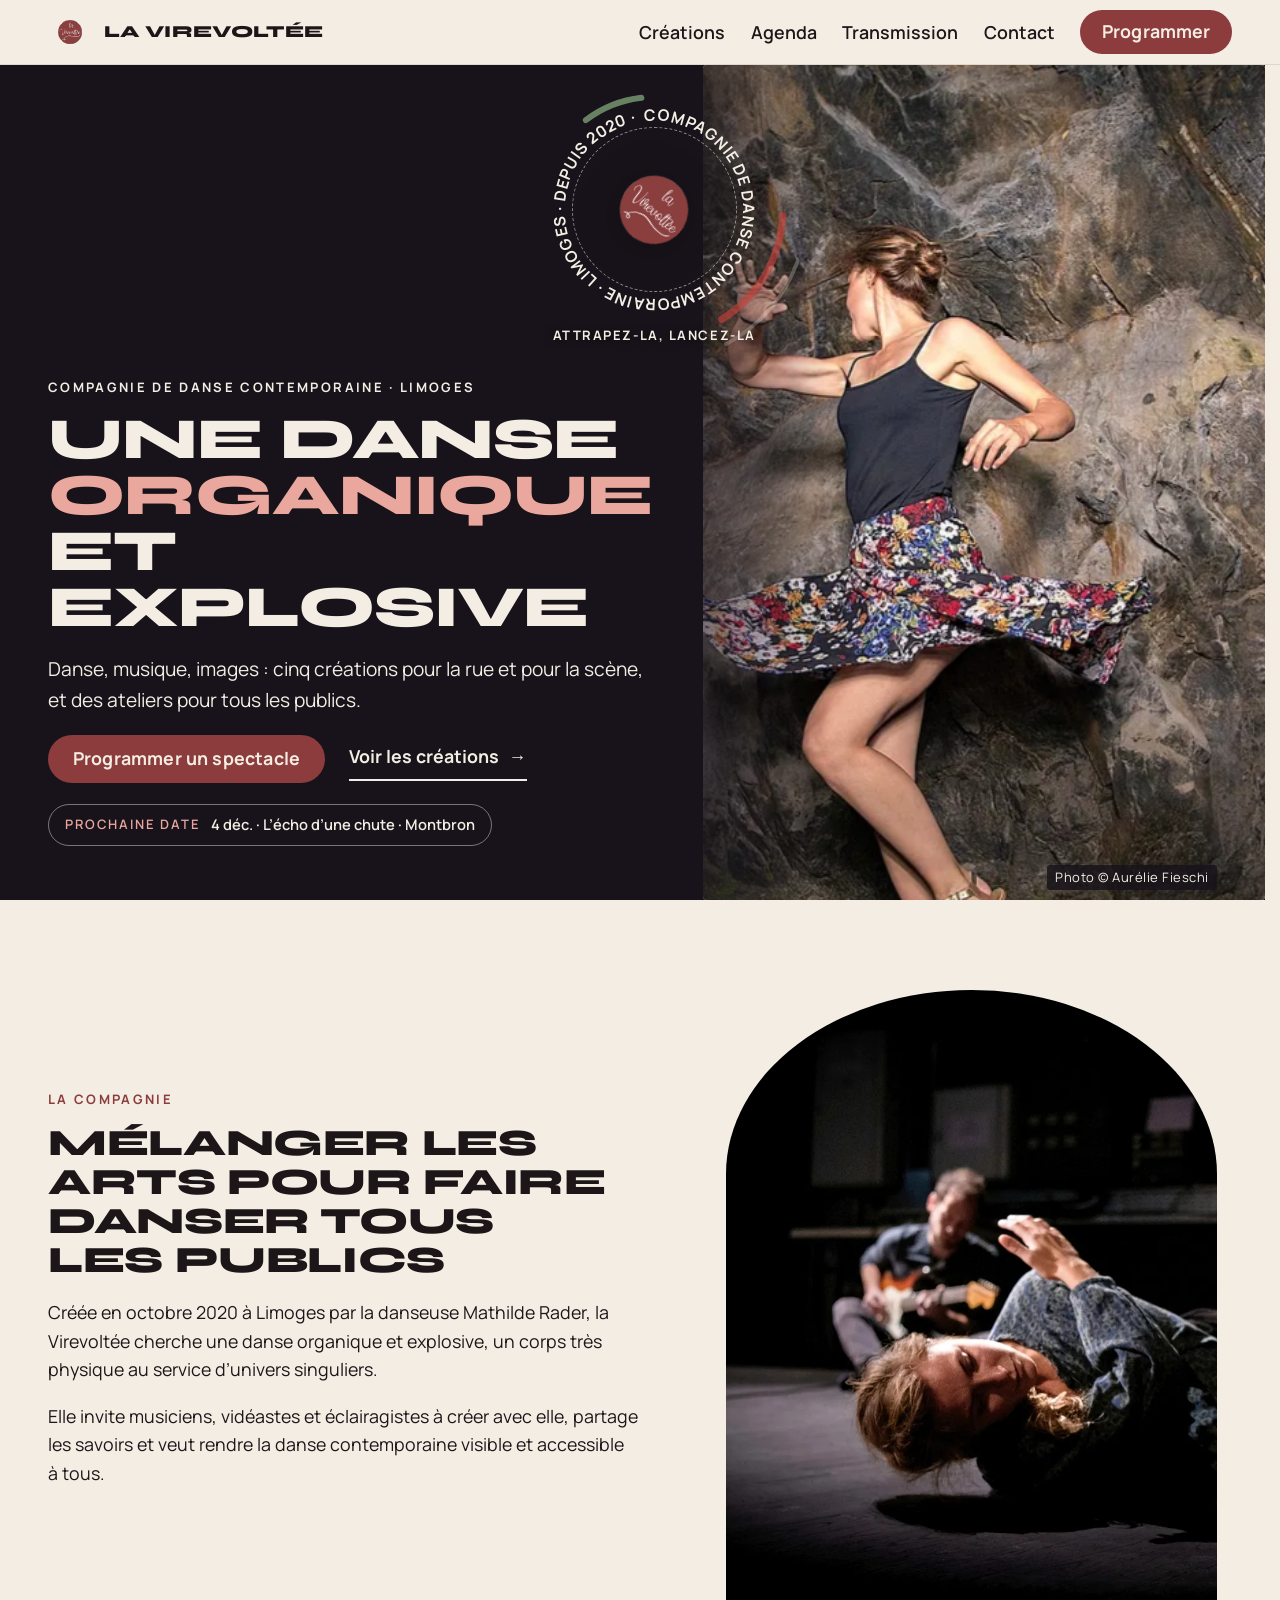
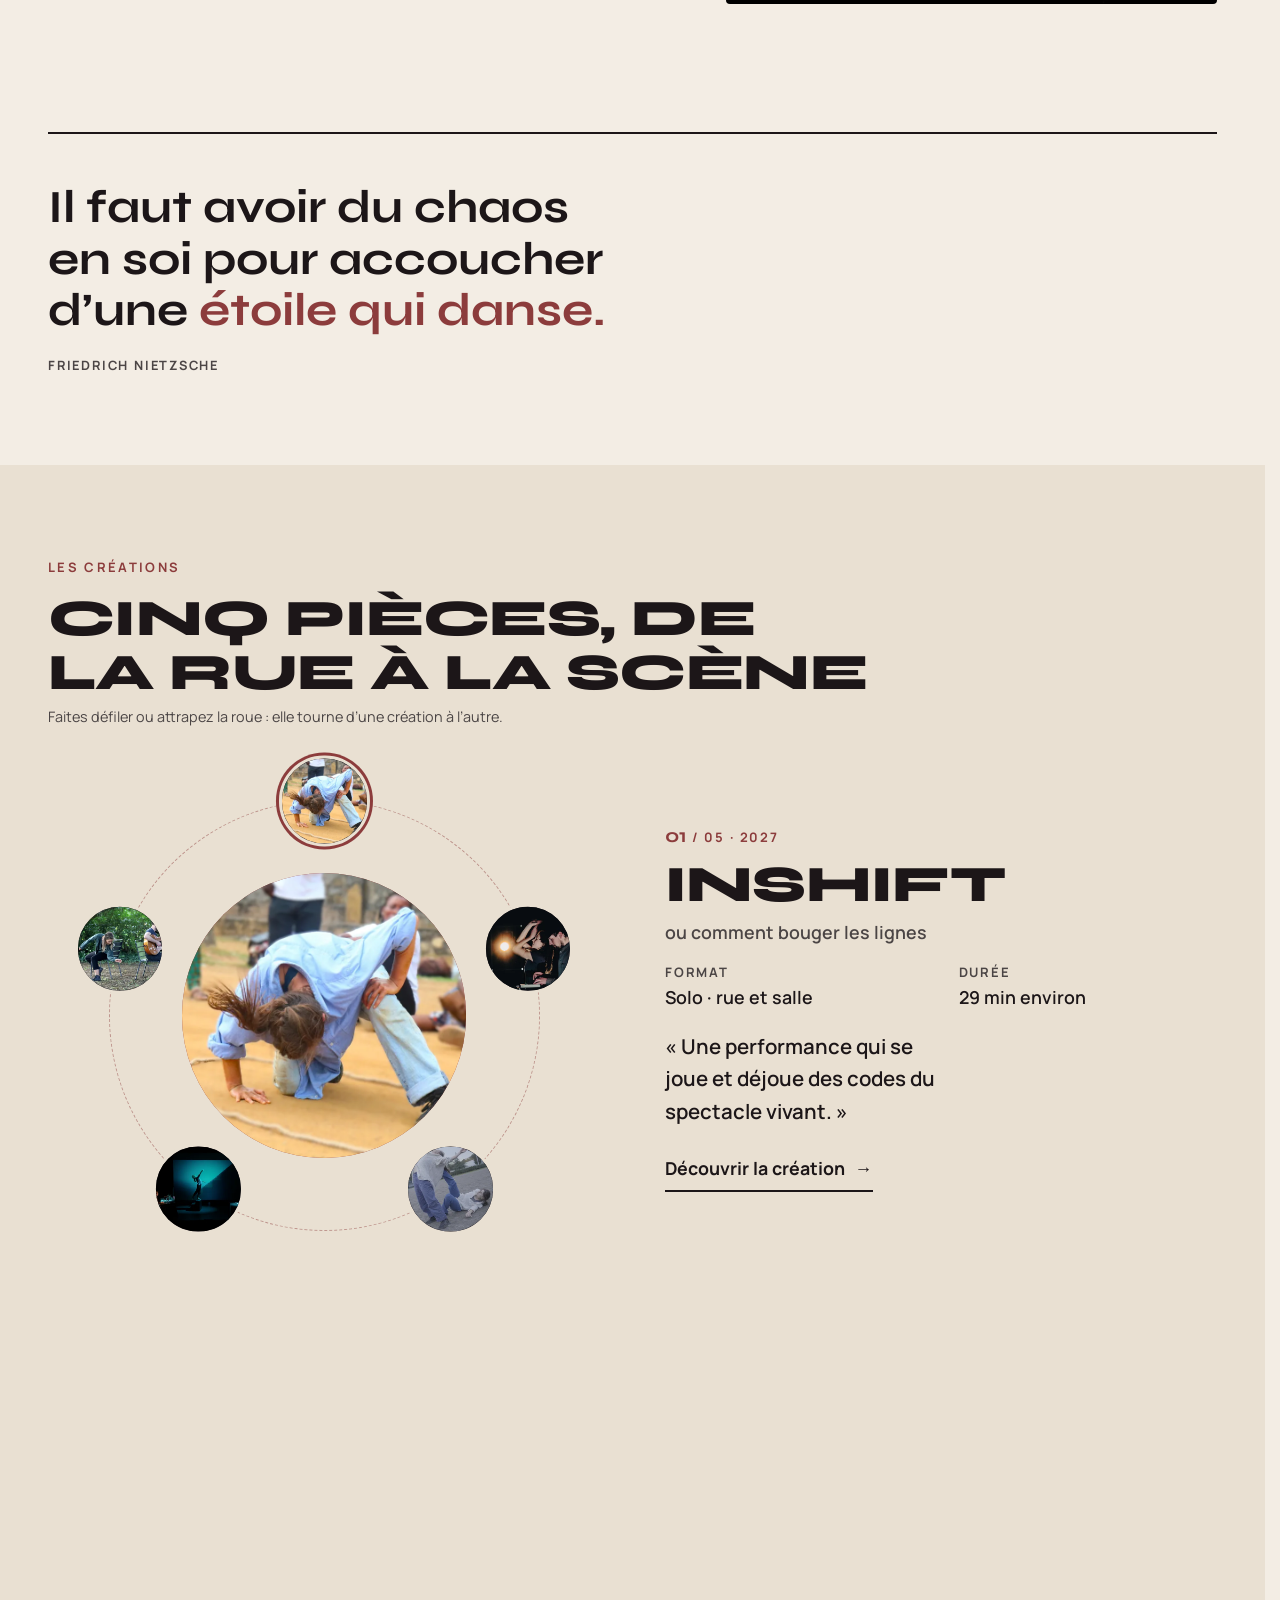
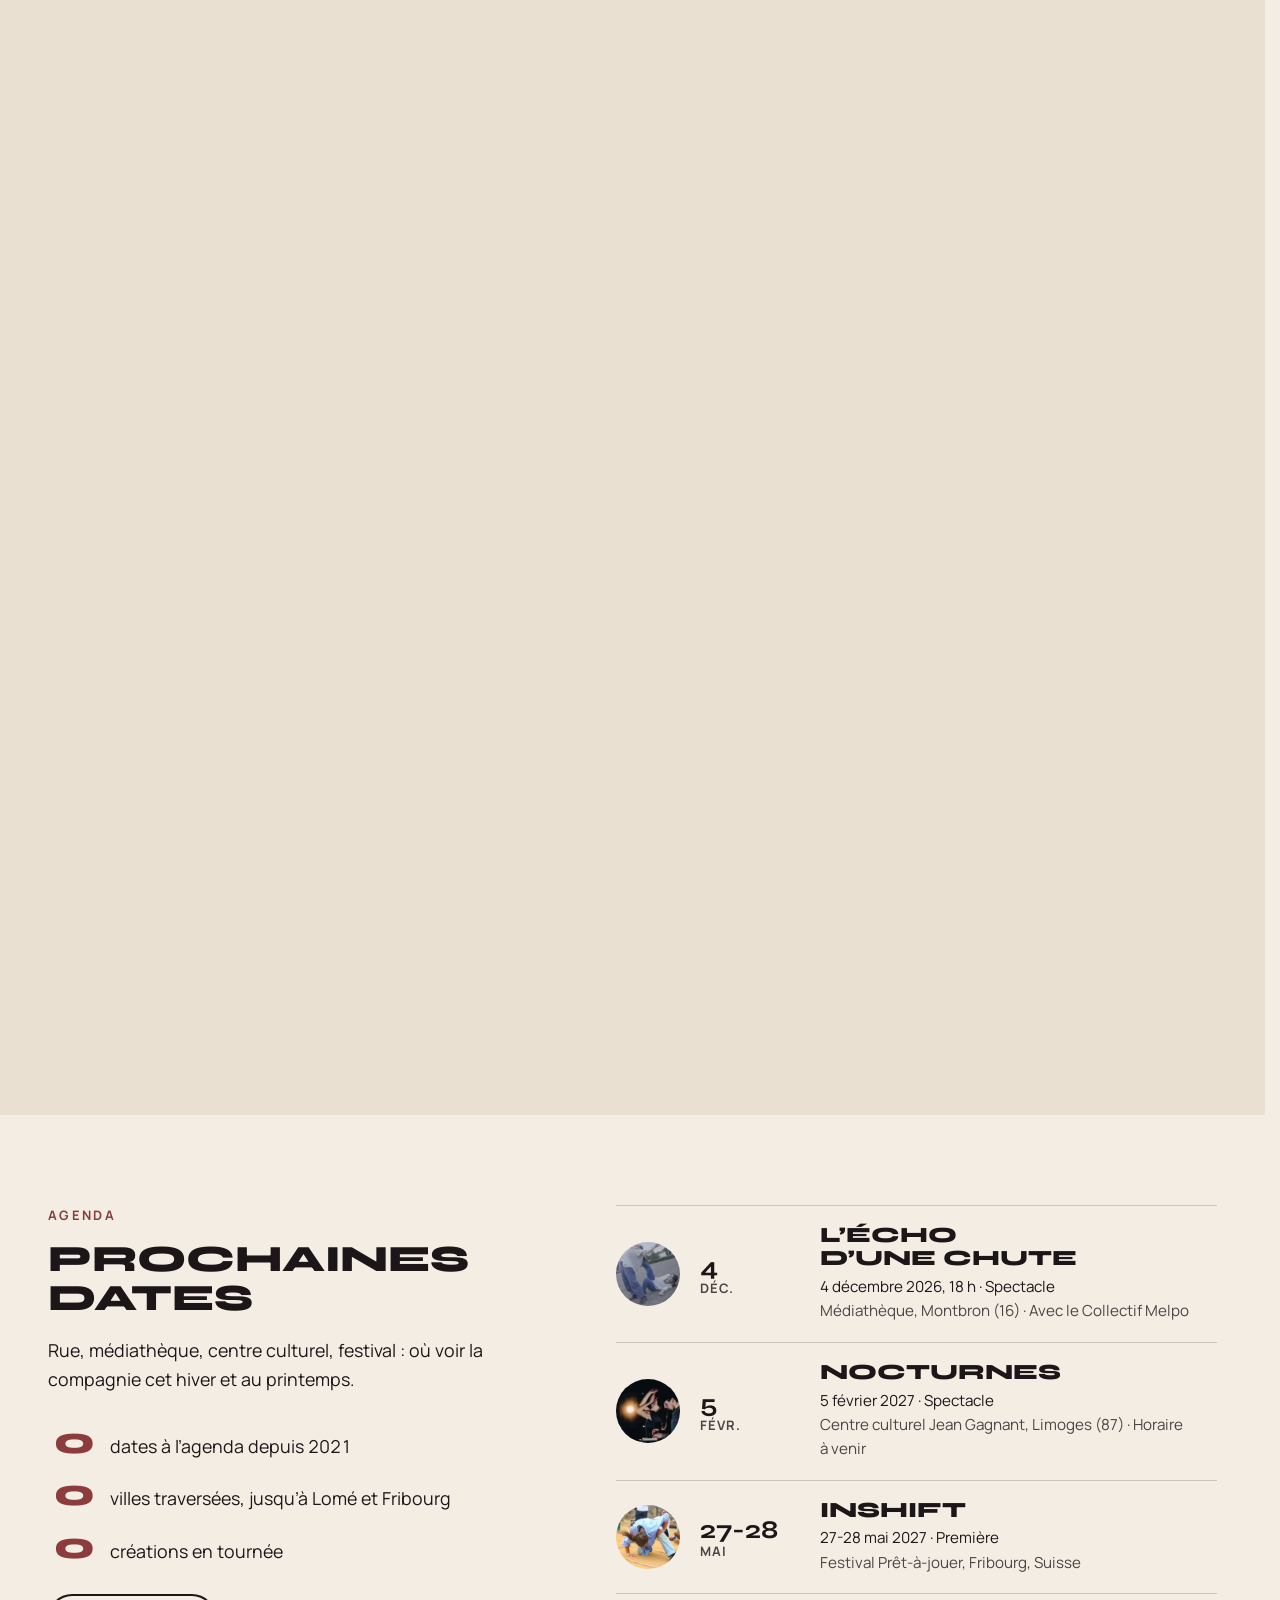
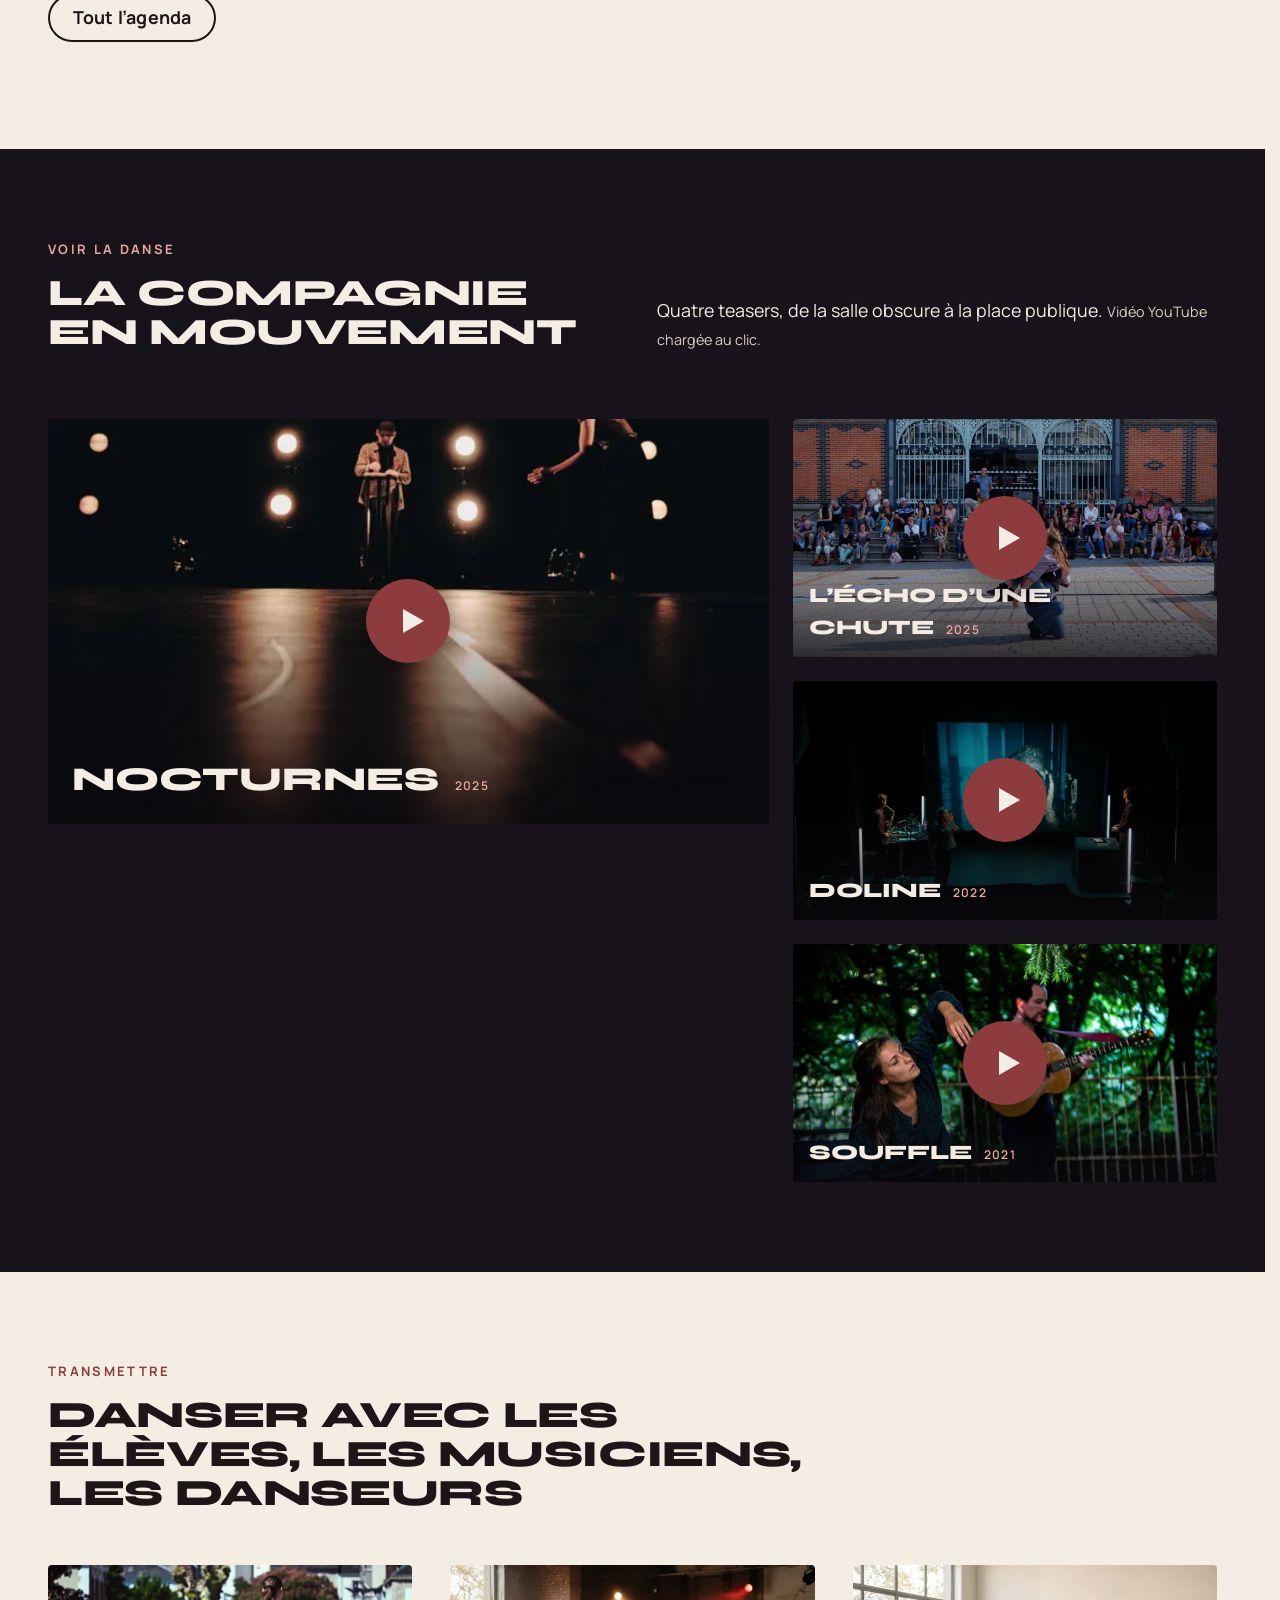
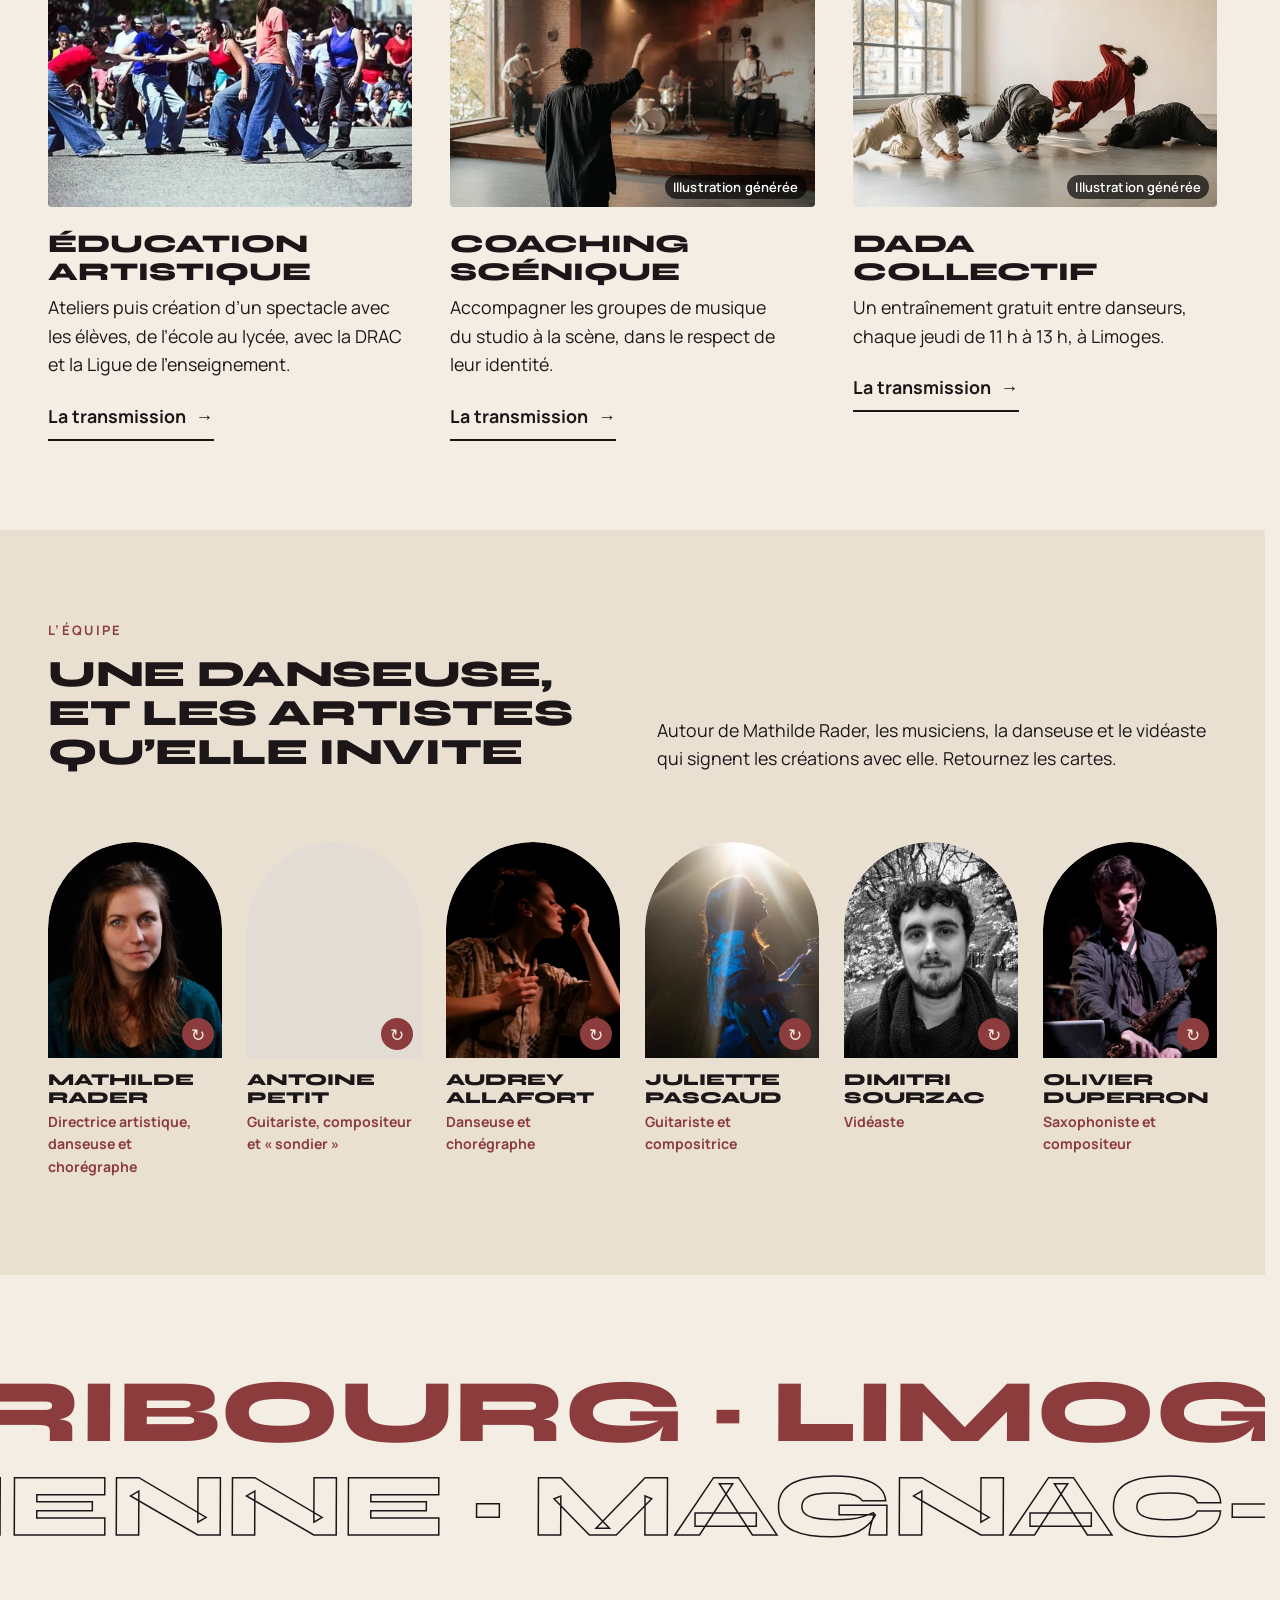
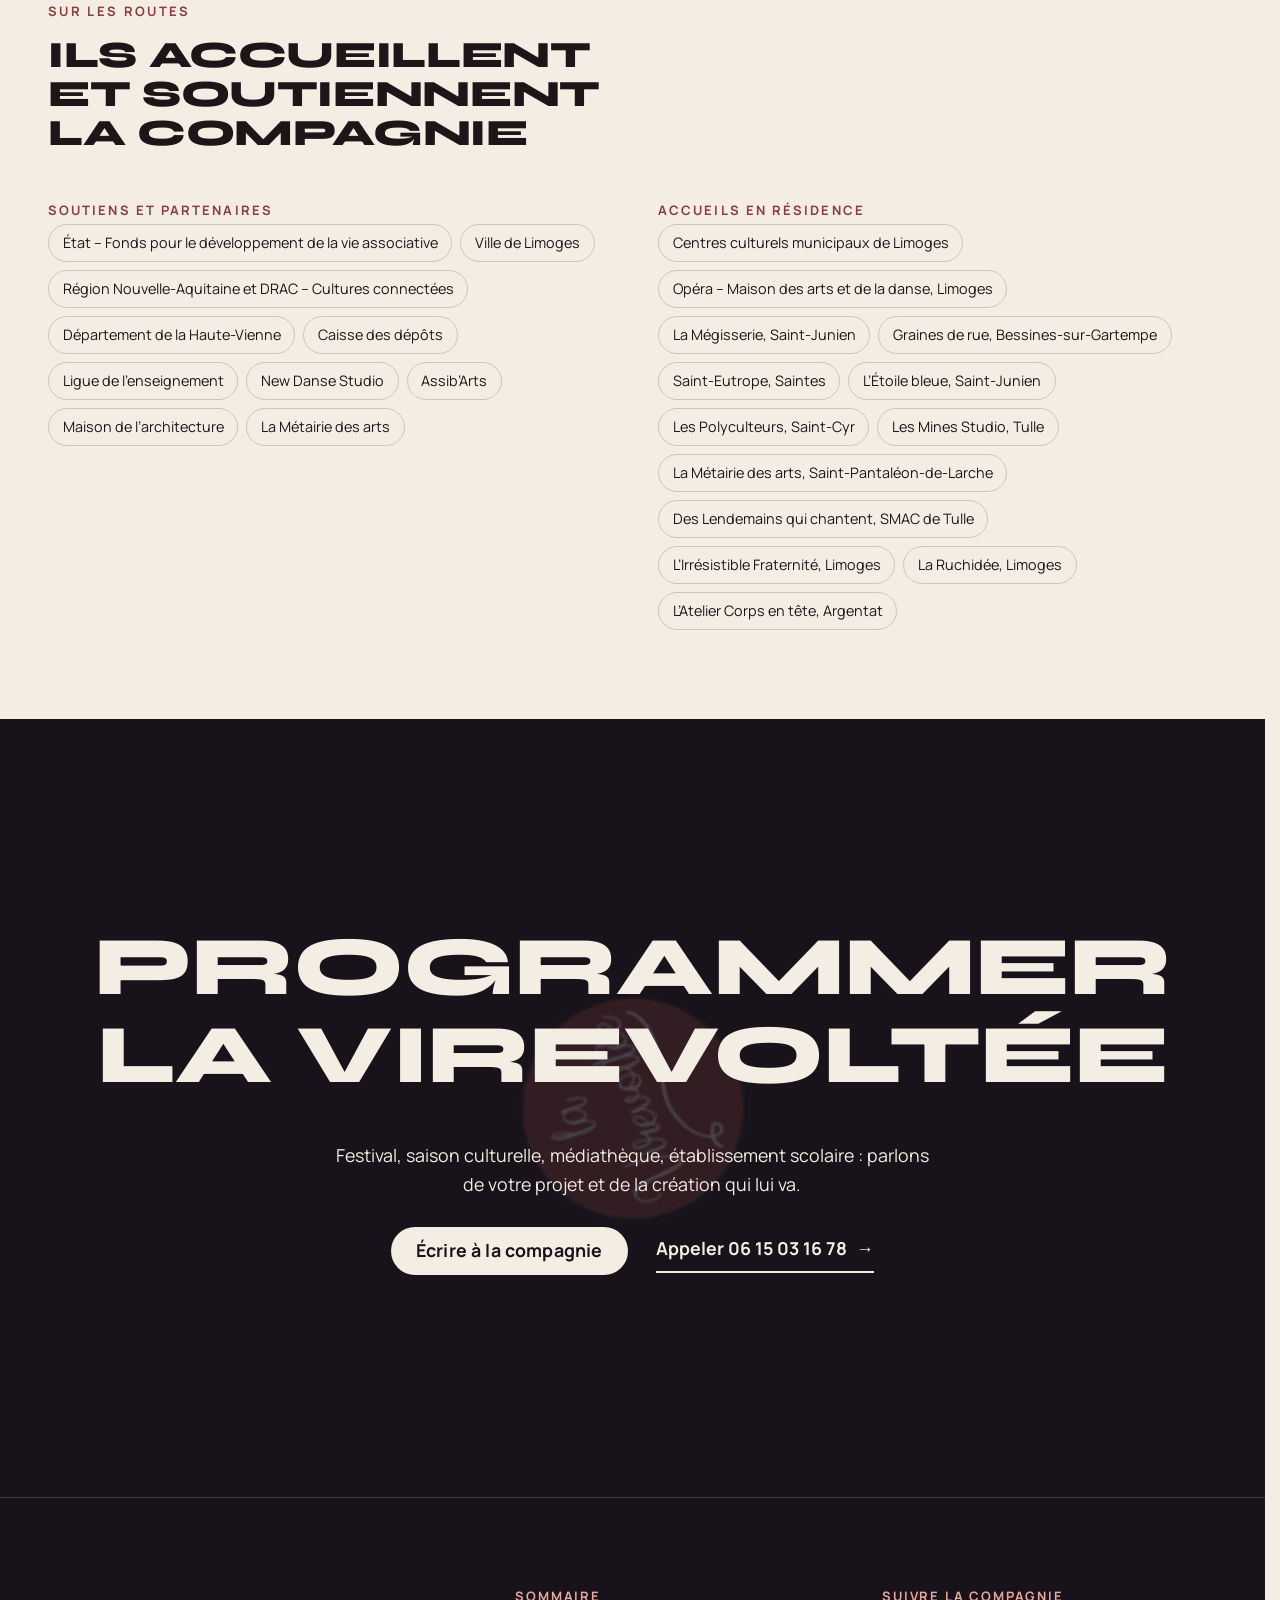
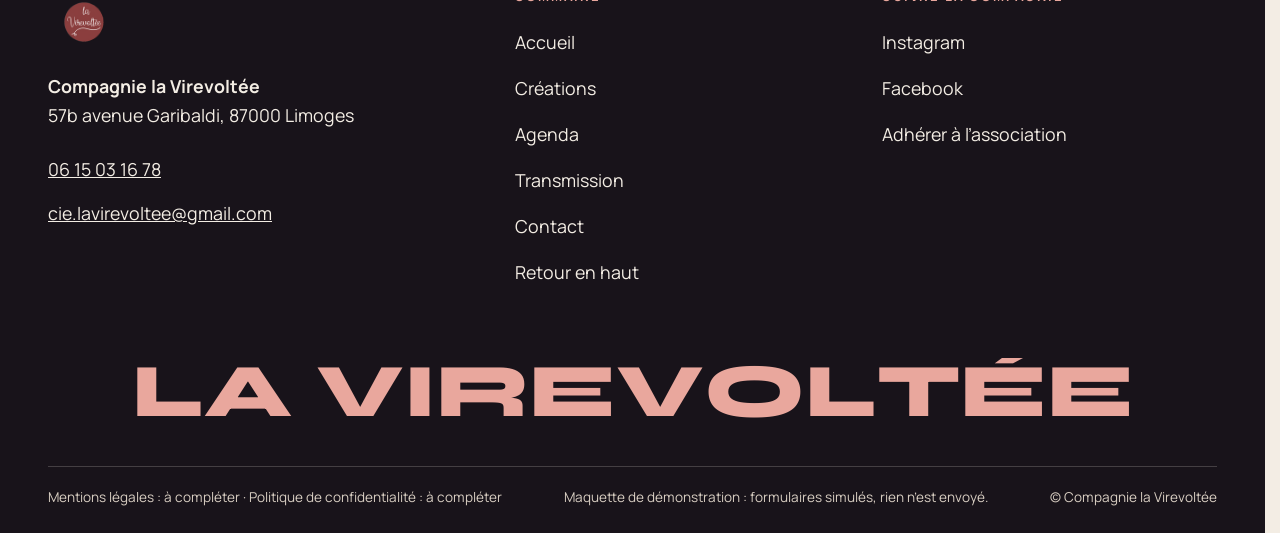
<file: index.html>
<!doctype html>
<html lang="fr" data-v="2" data-curseur>
<head>
<meta charset="utf-8">
<meta name="viewport" content="width=device-width, initial-scale=1, viewport-fit=cover">
<title>Compagnie la Virevoltée : danse contemporaine à Limoges</title>
<meta name="description" content="Compagnie de danse contemporaine créée à Limoges en 2020 par Mathilde Rader : cinq créations pour la rue et la scène, éducation artistique, coaching scénique.">
<meta name="robots" content="noindex, nofollow">
<link rel="canonical" href="https://la-virevoltee-maquette.vercel.app/">
<style>:root{--fond:#F3EDE4;--texte:#1C1618;--voile-fond:#8C3C3C;--ouverture-fond:#F3EDE4;--menu-fond:#18131A}:root { --entete-h: 72px; --barres-h: 0px; } html { background: var(--fond); color: var(--texte); scrollbar-gutter: stable; } body { margin: 0; background: var(--fond); } html.js:not(.secours):not([data-arrivee="retour"]) [data-anime] { opacity: 0; } html.js:not(.secours):not([data-arrivee="retour"]) [data-anime].vu { opacity: 1; } [data-voile] { position: fixed; inset: 0; z-index: 900; background: var(--voile-fond); transform: translateY(100%); visibility: hidden; pointer-events: none; } html[data-arrivee="voile"]:not(.voile-leve):not(.secours) [data-voile] { transform: none; visibility: visible; } html.secours [data-voile] { visibility: hidden !important; } .ouverture-panneau { position: fixed; inset: 0; z-index: 850; display: none; place-content: center; justify-items: center; background: var(--ouverture-fond, var(--voile-fond)); color: var(--fond); text-align: center; } html.js[data-arrivee="intro"]:not(.secours):not(.intro-finie) .ouverture-panneau { display: grid; } html.defilement-bloque, html.defilement-bloque body, html.js[data-arrivee="intro"]:not(.secours):not(.intro-finie), html.js[data-arrivee="intro"]:not(.secours):not(.intro-finie) body, html[data-arrivee="voile"]:not(.voile-leve):not(.secours), html[data-arrivee="voile"]:not(.voile-leve):not(.secours) body { overflow: hidden; } html.js[data-arrivee="intro"]:not(.secours):not(.intro-finie) { background-color: var(--ouverture-fond, var(--voile-fond)); } html[data-arrivee="voile"]:not(.voile-leve):not(.secours) { background-color: var(--voile-fond); }</style>
<script>(function () {
var d = document.documentElement, ss = null, ls = null;
try { ss = window.sessionStorage; ls = window.localStorage; } catch (e) {}
d.classList.add('js');
var nav = performance.getEntriesByType ? performance.getEntriesByType('navigation')[0] : null;
var type = nav ? nav.type : 'navigate';
var depart = null;
try { depart = JSON.parse(ss.getItem('socle:depart') || 'null'); ss.removeItem('socle:depart'); } catch (e) {}
if (depart && !(Date.now() - depart.t < 15000)) depart = null;
var mode = type === 'back_forward' ? 'retour' : type === 'reload' ? 'intro' : depart ? 'voile' : 'intro';
d.setAttribute('data-arrivee', mode);
if (mode === 'voile' && depart.couleur) d.style.setProperty('--voile-fond', depart.couleur);
if (type === 'reload' && 'scrollRestoration' in history) {
history.scrollRestoration = 'manual';
}
try {
var choisie = ls && ls.getItem('socle:langue');
var langue = (d.lang || '').slice(0, 2);
if (choisie && choisie !== langue && type === 'navigate' && !depart) {
var alt = document.querySelector('link[rel="alternate"][hreflang="' + choisie + '"]');
if (alt) location.replace(new URL(alt.href).pathname + location.search + location.hash);
}
} catch (e) {}
setTimeout(function () { if (!d.classList.contains('demarre')) d.classList.add('secours'); }, 2000);
})();</script>
<link rel="preload" href="/assets/fonts/syne-latin-800-normal.woff2" as="font" type="font/woff2" crossorigin>
<link rel="preload" href="/assets/fonts/manrope-latin-400-normal.woff2" as="font" type="font/woff2" crossorigin>
<link rel="stylesheet" href="/assets/css/socle.css?v=2">
<link rel="stylesheet" href="/assets/css/site.css?v=2">
<link rel="modulepreload" href="/assets/js/site.js?v=2">
<link rel="modulepreload" href="/assets/js/socle/index.js?v=2">
<script src="/assets/vendor/gsap.min.js" defer></script>
<script src="/assets/vendor/ScrollTrigger.min.js" defer></script>
<script src="/assets/vendor/SplitText.min.js" defer></script>
<script type="module" src="/assets/js/site.js?v=2"></script>
<meta name="theme-color" content="#F3EDE4">
<link rel="icon" href="/assets/images/favicon.png" type="image/png">
<link rel="apple-touch-icon" href="/assets/images/apple-touch-icon.png">
<meta property="og:type" content="website">
<meta property="og:site_name" content="Compagnie la Virevoltée">
<meta property="og:locale" content="fr_FR">
<meta property="og:title" content="Compagnie la Virevoltée : danse contemporaine à Limoges">
<meta property="og:description" content="Compagnie de danse contemporaine créée à Limoges en 2020 par Mathilde Rader : cinq créations pour la rue et la scène, éducation artistique, coaching scénique.">
<meta property="og:url" content="https://la-virevoltee-maquette.vercel.app/">
<meta property="og:image" content="https://la-virevoltee-maquette.vercel.app/assets/partage/accueil-fr.jpg">
<meta property="og:image:width" content="1200">
<meta property="og:image:height" content="630">
<meta property="og:image:alt" content="Une danseuse virevolte, jupe fleurie déployée : Compagnie la Virevoltée">
<meta name="twitter:card" content="summary_large_image">
<script type="application/ld+json">{"@context":"https://schema.org","@type":"PerformingGroup","name":"Compagnie la Virevoltée","url":"https://la-virevoltee-maquette.vercel.app/","telephone":"+33615031678","email":"cie.lavirevoltee@gmail.com","foundingDate":"2020-10","founder":{"@type":"Person","name":"Mathilde Rader"},"address":{"@type":"PostalAddress","streetAddress":"57b avenue Garibaldi","postalCode":"87000","addressLocality":"Limoges","addressCountry":"FR"},"sameAs":["https://www.instagram.com/cie_la.virevoltee/","https://www.facebook.com/Cie-la-Virevolt%C3%A9e-Mathilde-Rader-115902940333047"],"description":"Compagnie de danse contemporaine basée à Limoges, créée en 2020 par la danseuse Mathilde Rader : spectacles pour la rue et la scène, éducation artistique, coaching scénique."}</script>
</head>
<body id="haut">
<div data-voile data-forme="iris" aria-hidden="true"><div class="voile-contenu"><img src="/assets/images/logo-160.png" alt="" width="72" height="72"><span data-voile-libelle>Accueil</span></div></div>
<div class="ouverture-panneau" data-ouverture aria-hidden="true">
  <div class="ouverture-objet" data-ouverture-objet>
    <svg class="toupie-anneau" viewBox="0 0 200 200" aria-hidden="true"><defs><path id="anneau-intro" d="M100 100 m-82 0 a82 82 0 1 1 164 0 a82 82 0 1 1 -164 0"/></defs><text><textPath href="#anneau-intro" textLength="508">Compagnie de danse contemporaine · Limoges · depuis 2020 · </textPath></text></svg>
    <img class="ouverture-logo" src="/assets/images/logo-160.png" alt="" width="120" height="120">
  </div>
</div>
<a class="evitement" href="#contenu">Aller au contenu</a>
<header data-entete>
  <div class="entete-rangee">
    <a class="entete-logo" href="/" aria-label="Compagnie la Virevoltée, accueil" data-libelle="Accueil" aria-current="page">
      <img src="/assets/images/logo-160.png" alt="" width="44" height="44"><span class="entete-nom">la Virevoltée</span>
    </a>
    <nav data-nav aria-label="Navigation principale">
      <ul><li><a href="/creations" data-libelle="Créations">Créations</a></li><li><a href="/agenda" data-libelle="Agenda">Agenda</a></li><li><a href="/transmission" data-libelle="Transmission">Transmission</a></li><li><a href="/contact" data-libelle="Contact">Contact</a></li></ul>
    </nav>
    <div class="entete-actions">
      <a class="bouton" href="/contact?sujet=programmation#demande" data-libelle="Contact">Programmer</a>
      <button type="button" data-menu-bouton aria-controls="menu" aria-expanded="false" data-libelle-ouvrir="Menu" data-libelle-fermer="Fermer"><span data-libelle-bouton>Menu</span></button>
      <a class="menu-sansjs" href="#menu" data-menu-lien>Menu</a>
    </div>
  </div>
</header>
<script>/* Avant le premier affichage : rangées de la navigation (même règle que ajusterNav dans assets/js/socle/entete.js)
   et hauteur réelle de l'en-tête, pour que rien ne saute quand le JavaScript du site prend la main. */
(function () {
  var h = document.documentElement, u = document.querySelector('[data-nav] ul'), e = document.querySelector('[data-entete]');
  if (u) {
    var deborde = function () { return u.scrollWidth > u.clientWidth + 1; }, c = deborde();
    if (c && window.matchMedia('(min-width: 900px)').matches) {
      h.classList.add('nav-deux-rangees'); c = deborde();
      if (c) { h.classList.add('nav-deux-lignes'); var a = u.querySelector('a'); c = !a || u.getBoundingClientRect().height > a.getBoundingClientRect().height * 2.5; }
      if (c) h.classList.remove('nav-deux-rangees', 'nav-deux-lignes');
    }
    if (c) h.classList.add('nav-compacte');
  }
  if (e) h.style.setProperty('--entete-h', Math.round(e.getBoundingClientRect().height) + 'px');
})();</script>
<span id="menu-ferme" aria-hidden="true"></span>
<div id="menu" data-menu role="dialog" aria-modal="true" aria-label="Menu">
  <p class="menu-sansjs-fermer"><a href="#menu-ferme">Fermer</a></p>
  <ul><li style="--i:0"><a href="/" class="menu-lien" data-libelle="Accueil" aria-current="page">Accueil</a></li><li style="--i:1"><a href="/creations" class="menu-lien" data-libelle="Créations">Créations</a></li><li style="--i:2"><a href="/agenda" class="menu-lien" data-libelle="Agenda">Agenda</a></li><li style="--i:3"><a href="/transmission" class="menu-lien" data-libelle="Transmission">Transmission</a></li><li style="--i:4"><a href="/contact" class="menu-lien" data-libelle="Contact">Contact</a></li></ul>
  <p class="menu-contact"><a class="bouton" href="tel:+33615031678">Appeler 06 15 03 16 78</a> <a class="menu-mail" href="mailto:cie.lavirevoltee@gmail.com">cie.lavirevoltee@gmail.com</a></p>
</div>
<main id="contenu" tabindex="-1">
<section class="ouv ouv--accueil" id="debut" aria-labelledby="titre-accueil">
  <figure class="media ouv-fond" data-fx="parallaxe" data-fx-force="8" style="--cadrage:55% 45%;--cadrage-mobile:50% 44%">
  <picture><source media="(max-width: 760px) and (orientation: portrait)" srcset="/assets/images/accueil-ouverture-mobile-640.webp 640w, /assets/images/accueil-ouverture-mobile-1080.webp 1080w" sizes="100vw">
    <img src="/assets/images/accueil-ouverture-1280.webp" srcset="/assets/images/accueil-ouverture-640.webp 640w, /assets/images/accueil-ouverture-1280.webp 1280w, /assets/images/accueil-ouverture-1920.webp 1920w" sizes="100vw" alt="Une danseuse virevolte devant une paroi de roche, sa jupe fleurie déployée autour d’elle" width="1280" height="720" fetchpriority="high" loading="eager" decoding="async">
  </picture>
</figure>
  <div class="conteneur ouv-texte">
    <p class="surtitre ouv-sur" data-ouv>Compagnie de danse contemporaine · Limoges</p>
    <h1 class="titre-geant" id="titre-accueil" data-anime="gsap" data-grille="typo"><span class="l">Une danse</span> <span class="l l--accent">organique</span> <span class="l">et explosive</span></h1>
    <p class="ouv-intro masque-ecran-tres-bas" data-ouv>Danse, musique, images : cinq créations pour la rue et pour la scène, et des ateliers pour tous les publics.</p>
    <p class="ouv-actions" data-ouv><a href="/contact?sujet=programmation#demande" class="bouton" data-libelle="Contact" data-action-principale data-survol="magnetique">Programmer un spectacle</a>
      <a href="/creations" class="lien-fleche lien-fleche--clair masque-ecran-tres-bas" data-libelle="Créations">Voir les créations</a></p>
    <p class="ouv-info" data-info-cle data-prochaine data-ouv><span class="ouv-info-label">Prochaine date</span> <span data-prochaine-texte>27 nov. · Souffle · Colomiers</span></p>
  </div>
  <canvas class="rubans" aria-hidden="true" data-audit-ignorer data-effet="rubans"></canvas>
  <div class="toupie toupie--ouverture toupie--geante toupie--jeu" data-iris-centre="disque" data-effet="toupie" role="button" tabindex="0" aria-label="Faire tourner la toupie de la Virevoltée" data-grille="manipuler" data-curseur-label="Tournez">
  <svg class="toupie-anneau" viewBox="0 0 200 200" data-audit-ignorer><defs><path id="anneau-2" d="M100 100 m-82 0 a82 82 0 1 1 164 0 a82 82 0 1 1 -164 0"/></defs><text><textPath href="#anneau-2" textLength="508">Compagnie de danse contemporaine · Limoges · depuis 2020 · </textPath></text></svg>
  <img class="toupie-logo" src="/assets/images/logo-160.png" alt="" width="160" height="160">
</div>
  <p class="toupie-indice" aria-hidden="true">Attrapez-la, lancez-la</p>
  <p class="credit credit--ouv">Photo © Aurélie Fieschi</p>
</section>
<section class="demarche" id="compagnie" aria-labelledby="demarche-titre">
  <div class="conteneur demarche-grille">
    <div class="demarche-texte">
      <p class="surtitre" data-anime>La compagnie</p>
      <h2 id="demarche-titre" class="titre-section" data-anime="lignes">Mélanger les arts pour faire danser tous les publics</h2>
      <p data-anime>Créée en octobre 2020 à Limoges par la danseuse Mathilde Rader, la Virevoltée cherche une danse organique et explosive, un corps très physique au service d’univers singuliers.</p>
      <p data-anime>Elle invite musiciens, vidéastes et éclairagistes à créer avec elle, partage les savoirs et veut rendre la danse contemporaine visible et accessible à tous.</p>
    </div>
    <figure class="media demarche-media" data-anime="rideau" style="--cadrage:50% 54%">
  <picture>
    <img src="/assets/images/accueil-demarche-800.webp" srcset="/assets/images/accueil-demarche-480.webp 480w, /assets/images/accueil-demarche-800.webp 800w" sizes="(max-width: 760px) 100vw, 40vw" alt="Souffle : la danseuse roule au sol, le guitariste joue derrière elle dans la pénombre" width="800" height="1000" loading="lazy" decoding="async">
  </picture>
</figure>
    <blockquote class="citation">
      <p data-anime="mots">Il faut avoir du chaos en soi pour accoucher d’une <em>étoile qui danse.</em></p>
      <footer data-anime>Friedrich Nietzsche</footer>
    </blockquote>
  </div>
</section>
<section class="roue" id="creations" data-scene aria-labelledby="roue-titre">
  <div class="roue-collant" data-collant>
    <div class="conteneur roue-tete">
      <p class="surtitre" data-anime>Les créations</p>
      <h2 id="roue-titre" class="titre-section" data-anime="lignes">Cinq pièces, de la rue à la scène</h2>
      <p class="roue-indice masque-ecran-bas" data-anime>Faites défiler ou attrapez la roue : elle tourne d’une création à l’autre.</p>
    </div>
    <div class="roue-scene conteneur">
      <div class="roue-disque" data-effet="roue" data-visuel data-curseur-label="Tournez">
        <div class="roue-anneau">
          <button type="button" class="roue-pastille" style="--i:0" data-index="0" aria-label="InShift"><figure class="media roue-pastille-media" style="--cadrage:50% 50%">
  <picture>
    <img src="/assets/images/rond-inshift-900.webp" srcset="/assets/images/rond-inshift-320.webp 320w, /assets/images/rond-inshift-640.webp 640w, /assets/images/rond-inshift-900.webp 900w" sizes="120px" alt="" width="900" height="900" loading="lazy" decoding="async">
  </picture>
</figure></button><button type="button" class="roue-pastille" style="--i:1" data-index="1" aria-label="NOCTURNES"><figure class="media roue-pastille-media" style="--cadrage:50% 50%">
  <picture>
    <img src="/assets/images/rond-nocturnes-900.webp" srcset="/assets/images/rond-nocturnes-320.webp 320w, /assets/images/rond-nocturnes-640.webp 640w, /assets/images/rond-nocturnes-900.webp 900w" sizes="120px" alt="" width="900" height="900" loading="lazy" decoding="async">
  </picture>
</figure></button><button type="button" class="roue-pastille" style="--i:2" data-index="2" aria-label="L’écho d’une chute"><figure class="media roue-pastille-media" style="--cadrage:50% 50%">
  <picture>
    <img src="/assets/images/rond-echo-900.webp" srcset="/assets/images/rond-echo-320.webp 320w, /assets/images/rond-echo-640.webp 640w, /assets/images/rond-echo-900.webp 900w" sizes="120px" alt="" width="900" height="900" loading="lazy" decoding="async">
  </picture>
</figure></button><button type="button" class="roue-pastille" style="--i:3" data-index="3" aria-label="DOLINE"><figure class="media roue-pastille-media" style="--cadrage:50% 50%">
  <picture>
    <img src="/assets/images/rond-doline-900.webp" srcset="/assets/images/rond-doline-320.webp 320w, /assets/images/rond-doline-640.webp 640w, /assets/images/rond-doline-900.webp 900w" sizes="120px" alt="" width="900" height="900" loading="lazy" decoding="async">
  </picture>
</figure></button><button type="button" class="roue-pastille" style="--i:4" data-index="4" aria-label="Souffle"><figure class="media roue-pastille-media" style="--cadrage:50% 50%">
  <picture>
    <img src="/assets/images/rond-souffle-900.webp" srcset="/assets/images/rond-souffle-320.webp 320w, /assets/images/rond-souffle-640.webp 640w, /assets/images/rond-souffle-900.webp 900w" sizes="120px" alt="" width="900" height="900" loading="lazy" decoding="async">
  </picture>
</figure></button>
        </div>
        <div class="roue-centre">
          <figure class="media roue-image est-active" data-index="0" style="--cadrage:50% 50%">
  <picture>
    <img src="/assets/images/rond-inshift-900.webp" srcset="/assets/images/rond-inshift-320.webp 320w, /assets/images/rond-inshift-640.webp 640w, /assets/images/rond-inshift-900.webp 900w" sizes="(max-width: 760px) 60vw, 34vw" alt="InShift" width="900" height="900" loading="lazy" decoding="async">
  </picture>
</figure><figure class="media roue-image" data-index="1" style="--cadrage:50% 50%">
  <picture>
    <img src="/assets/images/rond-nocturnes-900.webp" srcset="/assets/images/rond-nocturnes-320.webp 320w, /assets/images/rond-nocturnes-640.webp 640w, /assets/images/rond-nocturnes-900.webp 900w" sizes="(max-width: 760px) 60vw, 34vw" alt="NOCTURNES" width="900" height="900" loading="lazy" decoding="async">
  </picture>
</figure><figure class="media roue-image" data-index="2" style="--cadrage:50% 50%">
  <picture>
    <img src="/assets/images/rond-echo-900.webp" srcset="/assets/images/rond-echo-320.webp 320w, /assets/images/rond-echo-640.webp 640w, /assets/images/rond-echo-900.webp 900w" sizes="(max-width: 760px) 60vw, 34vw" alt="L’écho d’une chute" width="900" height="900" loading="lazy" decoding="async">
  </picture>
</figure><figure class="media roue-image" data-index="3" style="--cadrage:50% 50%">
  <picture>
    <img src="/assets/images/rond-doline-900.webp" srcset="/assets/images/rond-doline-320.webp 320w, /assets/images/rond-doline-640.webp 640w, /assets/images/rond-doline-900.webp 900w" sizes="(max-width: 760px) 60vw, 34vw" alt="DOLINE" width="900" height="900" loading="lazy" decoding="async">
  </picture>
</figure><figure class="media roue-image" data-index="4" style="--cadrage:50% 50%">
  <picture>
    <img src="/assets/images/rond-souffle-900.webp" srcset="/assets/images/rond-souffle-320.webp 320w, /assets/images/rond-souffle-640.webp 640w, /assets/images/rond-souffle-900.webp 900w" sizes="(max-width: 760px) 60vw, 34vw" alt="Souffle" width="900" height="900" loading="lazy" decoding="async">
  </picture>
</figure>
        </div>
      </div>
      <ol class="roue-fiches" role="list">
        <li class="roue-fiche est-active" data-index="0">
          <figure class="media roue-fiche-rond" data-effet="roue-telephone" style="--cadrage:50% 50%">
  <picture>
    <img src="/assets/images/rond-inshift-900.webp" srcset="/assets/images/rond-inshift-320.webp 320w, /assets/images/rond-inshift-640.webp 640w, /assets/images/rond-inshift-900.webp 900w" sizes="88px" alt="" width="900" height="900" loading="lazy" decoding="async">
  </picture>
</figure>
          <p class="roue-num"><span>01</span> / 05 · 2027</p>
          <h3 class="roue-titre">InShift</h3>
          <p class="roue-sous">ou comment bouger les lignes</p>
          <dl class="fiche-mini"><div><dt>Format</dt><dd>Solo · rue et salle</dd></div><div><dt>Durée</dt><dd>29 min environ</dd></div></dl>
          <p class="roue-accroche">« Une performance qui se joue et déjoue des codes du spectacle vivant. »</p>
          <p class="roue-liens"><a href="/creations#inshift" class="lien-fleche" data-libelle="Créations">Découvrir la création<span class="visuellement-cache"> InShift</span></a></p>
        </li><li class="roue-fiche" data-index="1">
          <figure class="media roue-fiche-rond" data-effet="roue-telephone" style="--cadrage:50% 50%">
  <picture>
    <img src="/assets/images/rond-nocturnes-900.webp" srcset="/assets/images/rond-nocturnes-320.webp 320w, /assets/images/rond-nocturnes-640.webp 640w, /assets/images/rond-nocturnes-900.webp 900w" sizes="88px" alt="" width="900" height="900" loading="lazy" decoding="async">
  </picture>
</figure>
          <p class="roue-num"><span>02</span> / 05 · 2025</p>
          <h3 class="roue-titre">NOCTURNES</h3>
          <p class="roue-sous">concert spectacle</p>
          <dl class="fiche-mini"><div><dt>Format</dt><dd>Duo danse et musique · salle</dd></div><div><dt>Durée</dt><dd>1 h</dd></div></dl>
          <p class="roue-accroche">« Entre crépuscules et aubes nocturnes. »</p>
          <p class="roue-liens"><a href="/creations#nocturnes" class="lien-fleche" data-libelle="Créations">Découvrir la création<span class="visuellement-cache"> NOCTURNES</span></a></p>
        </li><li class="roue-fiche" data-index="2">
          <figure class="media roue-fiche-rond" data-effet="roue-telephone" style="--cadrage:50% 50%">
  <picture>
    <img src="/assets/images/rond-echo-900.webp" srcset="/assets/images/rond-echo-320.webp 320w, /assets/images/rond-echo-640.webp 640w, /assets/images/rond-echo-900.webp 900w" sizes="88px" alt="" width="900" height="900" loading="lazy" decoding="async">
  </picture>
</figure>
          <p class="roue-num"><span>03</span> / 05 · 2025</p>
          <h3 class="roue-titre">L’écho d’une chute</h3>
          <p class="roue-sous">cocréation avec le Collectif Melpo</p>
          <dl class="fiche-mini"><div><dt>Format</dt><dd>Duo · espace public</dd></div><div><dt>Durée</dt><dd>45 min (version de 20 min possible)</dd></div></dl>
          <p class="roue-accroche">« Être à l’écoute de soi, des autres, de l’environnement. »</p>
          <p class="roue-liens"><a href="/creations#echo" class="lien-fleche" data-libelle="Créations">Découvrir la création<span class="visuellement-cache"> L’écho d’une chute</span></a></p>
        </li><li class="roue-fiche" data-index="3">
          <figure class="media roue-fiche-rond" data-effet="roue-telephone" style="--cadrage:50% 50%">
  <picture>
    <img src="/assets/images/rond-doline-900.webp" srcset="/assets/images/rond-doline-320.webp 320w, /assets/images/rond-doline-640.webp 640w, /assets/images/rond-doline-900.webp 900w" sizes="88px" alt="" width="900" height="900" loading="lazy" decoding="async">
  </picture>
</figure>
          <p class="roue-num"><span>04</span> / 05 · 2022</p>
          <h3 class="roue-titre">DOLINE</h3>
          <p class="roue-sous">une expérience visuelle et sonore</p>
          <dl class="fiche-mini"><div><dt>Format</dt><dd>Danse, musique, images · salle</dd></div><div><dt>Durée</dt><dd>1 h</dd></div></dl>
          <p class="roue-accroche">« Une expérience visuelle et sonore. »</p>
          <p class="roue-liens"><a href="/creations#doline" class="lien-fleche" data-libelle="Créations">Découvrir la création<span class="visuellement-cache"> DOLINE</span></a></p>
        </li><li class="roue-fiche" data-index="4">
          <figure class="media roue-fiche-rond" data-effet="roue-telephone" style="--cadrage:50% 50%">
  <picture>
    <img src="/assets/images/rond-souffle-900.webp" srcset="/assets/images/rond-souffle-320.webp 320w, /assets/images/rond-souffle-640.webp 640w, /assets/images/rond-souffle-900.webp 900w" sizes="88px" alt="" width="900" height="900" loading="lazy" decoding="async">
  </picture>
</figure>
          <p class="roue-num"><span>05</span> / 05 · 2021</p>
          <h3 class="roue-titre">Souffle</h3>
          <p class="roue-sous">duo danse et guitares</p>
          <dl class="fiche-mini"><div><dt>Format</dt><dd>Duo danse et guitares · dehors ou dedans</dd></div><div><dt>Durée</dt><dd>30 min ou 1 h</dd></div></dl>
          <p class="roue-accroche">« Ils communiquent sans toucher, ni parole. »</p>
          <p class="roue-liens"><a href="/creations#souffle" class="lien-fleche" data-libelle="Créations">Découvrir la création<span class="visuellement-cache"> Souffle</span></a></p>
        </li>
      </ol>
    </div>
  </div>
</section>
<section class="dates" id="dates" aria-labelledby="dates-titre">
  <div class="conteneur dates-grille">
    <div class="dates-tete">
      <p class="surtitre" data-anime>Agenda</p>
      <h2 id="dates-titre" class="titre-section" data-anime="lignes">Prochaines dates</h2>
      <p data-anime>Rue, médiathèque, centre culturel, festival : où voir la compagnie cet hiver et au printemps.</p>
      <ul class="chiffres" data-anime="cascade">
        <li><strong data-compteur="55">55</strong> dates à l’agenda depuis 2021</li>
        <li><strong data-compteur="32">32</strong> villes traversées, jusqu’à Lomé et Fribourg</li>
        <li><strong data-compteur="5">5</strong> créations en tournée</li>
      </ul>
      <p data-anime><a href="/agenda" class="bouton bouton--contour" data-libelle="Agenda">Tout l’agenda</a></p>
    </div>
    <ol class="dates-liste" data-anime="cascade" data-dates-max="4"><li class="date" data-debut="2026-11-27T20:30" data-fin="">
  <figure class="media date-rond" style="--cadrage:50% 50%;aspect-ratio:1 / 1">
  <picture>
    <img src="/assets/images/rond-souffle-900.webp" srcset="/assets/images/rond-souffle-320.webp 320w, /assets/images/rond-souffle-640.webp 640w, /assets/images/rond-souffle-900.webp 900w" sizes="96px" alt="" width="900" height="900" loading="lazy" decoding="async">
  </picture>
</figure>
  <p class="date-jour" aria-hidden="true"><span>27</span>nov.</p>
  <div class="date-corps">
    <h3 class="date-titre"><a href="/creations#souffle" data-libelle="Créations">Souffle</a></h3>
    <p class="date-quand"><time datetime="2026-11-27T20:30">27 novembre 2026, 20 h 30</time> · Spectacle</p>
    <p class="date-lieu">Bal du Souffle, Colomiers (31)</p>
  </div>
</li><li class="date" data-debut="2026-12-04T18:00" data-fin="">
  <figure class="media date-rond" style="--cadrage:50% 50%;aspect-ratio:1 / 1">
  <picture>
    <img src="/assets/images/rond-echo-900.webp" srcset="/assets/images/rond-echo-320.webp 320w, /assets/images/rond-echo-640.webp 640w, /assets/images/rond-echo-900.webp 900w" sizes="96px" alt="" width="900" height="900" loading="lazy" decoding="async">
  </picture>
</figure>
  <p class="date-jour" aria-hidden="true"><span>4</span>déc.</p>
  <div class="date-corps">
    <h3 class="date-titre"><a href="/creations#echo" data-libelle="Créations">L’écho d’une chute</a></h3>
    <p class="date-quand"><time datetime="2026-12-04T18:00">4 décembre 2026, 18 h</time> · Spectacle</p>
    <p class="date-lieu">Médiathèque, Montbron (16) · Avec le Collectif Melpo</p>
  </div>
</li><li class="date" data-debut="2027-02-05" data-fin="">
  <figure class="media date-rond" style="--cadrage:50% 50%;aspect-ratio:1 / 1">
  <picture>
    <img src="/assets/images/rond-nocturnes-900.webp" srcset="/assets/images/rond-nocturnes-320.webp 320w, /assets/images/rond-nocturnes-640.webp 640w, /assets/images/rond-nocturnes-900.webp 900w" sizes="96px" alt="" width="900" height="900" loading="lazy" decoding="async">
  </picture>
</figure>
  <p class="date-jour" aria-hidden="true"><span>5</span>févr.</p>
  <div class="date-corps">
    <h3 class="date-titre"><a href="/creations#nocturnes" data-libelle="Créations">NOCTURNES</a></h3>
    <p class="date-quand"><time datetime="2027-02-05">5 février 2027</time> · Spectacle</p>
    <p class="date-lieu">Centre culturel Jean Gagnant, Limoges (87) · Horaire à venir</p>
  </div>
</li><li class="date" data-debut="2027-05-27" data-fin="2027-05-28">
  <figure class="media date-rond" style="--cadrage:50% 50%;aspect-ratio:1 / 1">
  <picture>
    <img src="/assets/images/rond-inshift-900.webp" srcset="/assets/images/rond-inshift-320.webp 320w, /assets/images/rond-inshift-640.webp 640w, /assets/images/rond-inshift-900.webp 900w" sizes="96px" alt="" width="900" height="900" loading="lazy" decoding="async">
  </picture>
</figure>
  <p class="date-jour" aria-hidden="true"><span>27-28</span>mai</p>
  <div class="date-corps">
    <h3 class="date-titre"><a href="/creations#inshift" data-libelle="Créations">InShift</a></h3>
    <p class="date-quand"><time datetime="2027-05-27">27-28 mai 2027</time> · Première</p>
    <p class="date-lieu">Festival Prêt-à-jouer, Fribourg, Suisse</p>
  </div>
</li></ol>
  </div>
</section>
<section class="teasers plateau" id="videos" aria-labelledby="teasers-titre">
  <div class="conteneur">
    <div class="teasers-tete">
      <p class="surtitre" data-anime>Voir la danse</p>
      <h2 id="teasers-titre" class="titre-section" data-anime="lignes">La compagnie en mouvement</h2>
      <p data-anime>Quatre teasers, de la salle obscure à la place publique. <span class="note">Vidéo YouTube chargée au clic.</span></p>
    </div>
    <div class="teasers-grille">
      <div class="teasers-grand" data-fx="vitesse" data-fx-force="1.5"><div class="teaser teaser--grand" data-youtube="6UYM9atbzvA" data-titre="NOCTURNES">
  <figure class="media teaser-media" style="--cadrage:50% 50%;aspect-ratio:16 / 9">
  <picture>
    <img src="/assets/images/teaser-nocturnes-1280.webp" srcset="/assets/images/teaser-nocturnes-640.webp 640w, /assets/images/teaser-nocturnes-1280.webp 1280w" sizes="(max-width: 760px) 100vw, 50vw" alt="" width="1280" height="720" loading="lazy" decoding="async">
  </picture>
</figure>
  <button type="button" class="teaser-bouton" data-curseur-label="Voir"><span class="teaser-play" aria-hidden="true"></span><span class="teaser-libelle">Lancer le teaser de NOCTURNES</span></button>
  <p class="teaser-nom" aria-hidden="true">NOCTURNES <span>2025</span></p>
</div></div>
      <div class="teasers-petits" data-anime="cascade">
        <div class="teaser " data-youtube="927IyIRduNA" data-titre="L’écho d’une chute">
  <figure class="media teaser-media" style="--cadrage:50% 50%;aspect-ratio:16 / 9">
  <picture>
    <img src="/assets/images/teaser-echo-1280.webp" srcset="/assets/images/teaser-echo-640.webp 640w, /assets/images/teaser-echo-1280.webp 1280w" sizes="(max-width: 760px) 100vw, 50vw" alt="" width="1280" height="720" loading="lazy" decoding="async">
  </picture>
</figure>
  <button type="button" class="teaser-bouton" data-curseur-label="Voir"><span class="teaser-play" aria-hidden="true"></span><span class="teaser-libelle">Lancer le teaser de L’écho d’une chute</span></button>
  <p class="teaser-nom" aria-hidden="true">L’écho d’une chute <span>2025</span></p>
</div>
        <div class="teaser " data-youtube="h4x7FIZXTtc" data-titre="DOLINE">
  <figure class="media teaser-media" style="--cadrage:50% 50%;aspect-ratio:16 / 9">
  <picture>
    <img src="/assets/images/teaser-doline-1280.webp" srcset="/assets/images/teaser-doline-640.webp 640w, /assets/images/teaser-doline-1280.webp 1280w" sizes="(max-width: 760px) 100vw, 50vw" alt="" width="1280" height="720" loading="lazy" decoding="async">
  </picture>
</figure>
  <button type="button" class="teaser-bouton" data-curseur-label="Voir"><span class="teaser-play" aria-hidden="true"></span><span class="teaser-libelle">Lancer le teaser de DOLINE</span></button>
  <p class="teaser-nom" aria-hidden="true">DOLINE <span>2022</span></p>
</div>
        <div class="teaser " data-youtube="Bx0AugE4iY0" data-titre="Souffle">
  <figure class="media teaser-media" style="--cadrage:50% 50%;aspect-ratio:16 / 9">
  <picture>
    <img src="/assets/images/teaser-souffle-1280.webp" srcset="/assets/images/teaser-souffle-640.webp 640w, /assets/images/teaser-souffle-1280.webp 1280w" sizes="(max-width: 760px) 100vw, 50vw" alt="" width="1280" height="720" loading="lazy" decoding="async">
  </picture>
</figure>
  <button type="button" class="teaser-bouton" data-curseur-label="Voir"><span class="teaser-play" aria-hidden="true"></span><span class="teaser-libelle">Lancer le teaser de Souffle</span></button>
  <p class="teaser-nom" aria-hidden="true">Souffle <span>2021</span></p>
</div>
      </div>
    </div>
  </div>
</section>
<section class="transmettre" id="transmettre" aria-labelledby="transmettre-titre">
  <div class="conteneur">
    <div class="transmettre-tete">
      <p class="surtitre" data-anime>Transmettre</p>
      <h2 id="transmettre-titre" class="titre-section" data-anime="lignes">Danser avec les élèves, les musiciens, les danseurs</h2>
    </div>
    <ul class="cartes-trois" data-anime="cascade">
      <li class="carte-t">
        <figure class="media carte-t-media" style="--cadrage:50% 50%;aspect-ratio:3 / 2">
  <picture>
    <img src="/assets/images/transmission-eac-640.webp" srcset="/assets/images/transmission-eac-480.webp 480w, /assets/images/transmission-eac-640.webp 640w" sizes="(max-width: 760px) 100vw, 30vw" alt="Atelier d’éducation artistique : élèves et danseuse en mouvement" width="640" height="427" loading="lazy" decoding="async">
  </picture>
</figure>
        <h3>Éducation artistique</h3>
        <p>Ateliers puis création d’un spectacle avec les élèves, de l’école au lycée, avec la DRAC et la Ligue de l’enseignement.</p>
        <a href="/transmission#eac" class="lien-fleche" data-libelle="Transmission">La transmission<span class="visuellement-cache"> : Éducation artistique</span></a>
      </li><li class="carte-t">
        <figure class="media carte-t-media" data-grok style="--cadrage:50% 50%;aspect-ratio:3 / 2">
  <picture>
    <img src="/assets/images/grok/transmission-coaching-1200.webp" srcset="/assets/images/grok/transmission-coaching-640.webp 640w, /assets/images/grok/transmission-coaching-1200.webp 1200w" sizes="(max-width: 760px) 100vw, 30vw" alt="Un groupe de musique répète sur une petite scène pendant qu’une danseuse lui montre un geste" width="1200" height="800" loading="lazy" decoding="async">
  </picture><figcaption class="mention-ia">Illustration générée</figcaption>
</figure>
        <h3>Coaching scénique</h3>
        <p>Accompagner les groupes de musique du studio à la scène, dans le respect de leur identité.</p>
        <a href="/transmission#coaching" class="lien-fleche" data-libelle="Transmission">La transmission<span class="visuellement-cache"> : Coaching scénique</span></a>
      </li><li class="carte-t">
        <figure class="media carte-t-media" data-grok style="--cadrage:50% 50%;aspect-ratio:3 / 2">
  <picture>
    <img src="/assets/images/grok/transmission-dada-1200.webp" srcset="/assets/images/grok/transmission-dada-640.webp 640w, /assets/images/grok/transmission-dada-1200.webp 1200w" sizes="(max-width: 760px) 100vw, 30vw" alt="Entraînement de danseurs au sol dans un studio baigné de lumière" width="1200" height="800" loading="lazy" decoding="async">
  </picture><figcaption class="mention-ia">Illustration générée</figcaption>
</figure>
        <h3>Dada Collectif</h3>
        <p>Un entraînement gratuit entre danseurs, chaque jeudi de 11 h à 13 h, à Limoges.</p>
        <a href="/transmission#dada" class="lien-fleche" data-libelle="Transmission">La transmission<span class="visuellement-cache"> : Dada Collectif</span></a>
      </li>
    </ul>
  </div>
</section>
<section class="equipe" id="equipe" aria-labelledby="equipe-titre">
  <div class="conteneur">
    <div class="equipe-tete">
      <p class="surtitre" data-anime>L’équipe</p>
      <h2 id="equipe-titre" class="titre-section" data-anime="lignes">Une danseuse, et les artistes qu’elle invite</h2>
      <p data-anime>Autour de Mathilde Rader, les musiciens, la danseuse et le vidéaste qui signent les créations avec elle. Retournez les cartes.</p>
    </div>
    <ul class="equipe-liste" data-anime="cascade">
      <li class="portrait" style="--r:-4deg">
        <div class="portrait-carte" role="button" tabindex="0" aria-pressed="false" aria-label="Mathilde Rader : retourner la carte pour lire sa présentation" data-curseur-label="Retourner">
          <div class="portrait-face"><figure class="media portrait-media" style="--cadrage:50% 50%;aspect-ratio:4 / 5">
  <picture>
    <img src="/assets/images/equipe-mathilde-784.webp" srcset="/assets/images/equipe-mathilde-480.webp 480w, /assets/images/equipe-mathilde-640.webp 640w, /assets/images/equipe-mathilde-784.webp 784w" sizes="(max-width: 760px) 50vw, 16vw" alt="" width="784" height="980" loading="lazy" decoding="async">
  </picture>
</figure><span class="portrait-pastille" aria-hidden="true">↻</span></div>
          <div class="portrait-face portrait-dos" data-face="dos"><p class="portrait-texte">Formée au conservatoire de Brive, à Atlantique Ballet Contemporain (La Rochelle) et au centre Mondap’art (Nîmes), elle fonde la compagnie en 2020.</p></div>
        </div>
        <h3>Mathilde Rader</h3>
        <p class="portrait-role">Directrice artistique, danseuse et chorégraphe</p>
      </li><li class="portrait" style="--r:3deg">
        <div class="portrait-carte" role="button" tabindex="0" aria-pressed="false" aria-label="Antoine Petit : retourner la carte pour lire sa présentation" data-curseur-label="Retourner">
          <div class="portrait-face"><figure class="media portrait-media" style="--cadrage:50% 50%;aspect-ratio:4 / 5">
  <picture>
    <img src="/assets/images/equipe-antoine-784.webp" srcset="/assets/images/equipe-antoine-480.webp 480w, /assets/images/equipe-antoine-640.webp 640w, /assets/images/equipe-antoine-784.webp 784w" sizes="(max-width: 760px) 50vw, 16vw" alt="" width="784" height="980" loading="lazy" decoding="async">
  </picture>
</figure><span class="portrait-pastille" aria-hidden="true">↻</span></div>
          <div class="portrait-face portrait-dos" data-face="dos"><p class="portrait-texte">Présent dans les cinq créations. Passé par les musiques traditionnelles (Keltas, Akan Khelen), il s’est tourné vers l’électronique.</p></div>
        </div>
        <h3>Antoine Petit</h3>
        <p class="portrait-role">Guitariste, compositeur et « sondier »</p>
      </li><li class="portrait" style="--r:-2deg">
        <div class="portrait-carte" role="button" tabindex="0" aria-pressed="false" aria-label="Audrey Allafort : retourner la carte pour lire sa présentation" data-curseur-label="Retourner">
          <div class="portrait-face"><figure class="media portrait-media" style="--cadrage:50% 50%;aspect-ratio:4 / 5">
  <picture>
    <img src="/assets/images/equipe-audrey-784.webp" srcset="/assets/images/equipe-audrey-480.webp 480w, /assets/images/equipe-audrey-640.webp 640w, /assets/images/equipe-audrey-784.webp 784w" sizes="(max-width: 760px) 50vw, 16vw" alt="" width="784" height="980" loading="lazy" decoding="async">
  </picture>
</figure><span class="portrait-pastille" aria-hidden="true">↻</span></div>
          <div class="portrait-face portrait-dos" data-face="dos"><p class="portrait-texte">Interprète de L’écho d’une chute, elle danse avec la compagnie Coyote Minute et a cofondé le collectif Melpo.</p></div>
        </div>
        <h3>Audrey Allafort</h3>
        <p class="portrait-role">Danseuse et chorégraphe</p>
      </li><li class="portrait" style="--r:4deg">
        <div class="portrait-carte" role="button" tabindex="0" aria-pressed="false" aria-label="Juliette Pascaud : retourner la carte pour lire sa présentation" data-curseur-label="Retourner">
          <div class="portrait-face"><figure class="media portrait-media" style="--cadrage:50% 50%;aspect-ratio:4 / 5">
  <picture>
    <img src="/assets/images/equipe-juliette-784.webp" srcset="/assets/images/equipe-juliette-480.webp 480w, /assets/images/equipe-juliette-640.webp 640w, /assets/images/equipe-juliette-784.webp 784w" sizes="(max-width: 760px) 50vw, 16vw" alt="" width="784" height="980" loading="lazy" decoding="async">
  </picture>
</figure><span class="portrait-pastille" aria-hidden="true">↻</span></div>
          <div class="portrait-face portrait-dos" data-face="dos"><p class="portrait-texte">Compose L’écho d’une chute. Fondatrice du duo Ganache, elle a rejoint l’équipe live de Billie Chedid en 2025.</p></div>
        </div>
        <h3>Juliette Pascaud</h3>
        <p class="portrait-role">Guitariste et compositrice</p>
      </li><li class="portrait" style="--r:-3deg">
        <div class="portrait-carte" role="button" tabindex="0" aria-pressed="false" aria-label="Dimitri Sourzac : retourner la carte pour lire sa présentation" data-curseur-label="Retourner">
          <div class="portrait-face"><figure class="media portrait-media" style="--cadrage:50% 50%;aspect-ratio:4 / 5">
  <picture>
    <img src="/assets/images/equipe-dimitri-784.webp" srcset="/assets/images/equipe-dimitri-480.webp 480w, /assets/images/equipe-dimitri-640.webp 640w, /assets/images/equipe-dimitri-784.webp 784w" sizes="(max-width: 760px) 50vw, 16vw" alt="" width="784" height="980" loading="lazy" decoding="async">
  </picture>
</figure><span class="portrait-pastille" aria-hidden="true">↻</span></div>
          <div class="portrait-face portrait-dos" data-face="dos"><p class="portrait-texte">Crée et joue en direct les images de DOLINE. Ingénieur de formation, passé par la vidéo, les effets spéciaux et la réalité virtuelle.</p></div>
        </div>
        <h3>Dimitri Sourzac</h3>
        <p class="portrait-role">Vidéaste</p>
      </li><li class="portrait" style="--r:2deg">
        <div class="portrait-carte" role="button" tabindex="0" aria-pressed="false" aria-label="Olivier Duperron : retourner la carte pour lire sa présentation" data-curseur-label="Retourner">
          <div class="portrait-face"><figure class="media portrait-media" style="--cadrage:50% 50%;aspect-ratio:4 / 5">
  <picture>
    <img src="/assets/images/equipe-olivier-784.webp" srcset="/assets/images/equipe-olivier-480.webp 480w, /assets/images/equipe-olivier-640.webp 640w, /assets/images/equipe-olivier-784.webp 784w" sizes="(max-width: 760px) 50vw, 16vw" alt="" width="784" height="980" loading="lazy" decoding="async">
  </picture>
</figure><span class="portrait-pastille" aria-hidden="true">↻</span></div>
          <div class="portrait-face portrait-dos" data-face="dos"><p class="portrait-texte">Musicien de DOLINE, entre classique, improvisation et électronique ; il enseigne au conservatoire de Limoges.</p></div>
        </div>
        <h3>Olivier Duperron</h3>
        <p class="portrait-role">Saxophoniste et compositeur</p>
      </li>
    </ul>
  </div>
</section>
<section class="routes" id="lieux" aria-labelledby="routes-titre">
  <div class="routes-ruban" data-fx="mots-geants" aria-hidden="true" data-ruban data-visuel data-audit-ignorer>
    <p data-fx-rangee>Fribourg · Limoges · Montbron · Colomiers · Paris · Brive · Aurillac · Davignac · Lomé · Agbodrafo · Bordeaux · Argentat-sur-Dordogne · Saint-Pantaléon-de-Larche · Vicq-sur-Breuilh · La Souterraine · Verneuil-sur-Vienne · </p>
    <p data-fx-rangee data-sens="-1">Périgueux · Meuzac · Saint-Laurent-de-la-Prée · Condat-sur-Vienne · Magnac-Laval · Ménardeix · Saint-Junien · Tulle · Saint-Cyr · La Croisille-sur-Briance · Bessines-sur-Gartempe · Besançon · Janailhac · Ainay-le-Château · Saint-Sylvestre · Solignac · Limoges · </p>
  </div>
  <div class="conteneur routes-grille">
    <div>
      <p class="surtitre" data-anime>Sur les routes</p>
      <h2 id="routes-titre" class="titre-section" data-anime="lignes">Ils accueillent et soutiennent la compagnie</h2>
    </div>
    <div class="routes-col">
      <h3 data-anime>Soutiens et partenaires</h3>
      <ul class="pastilles" data-anime="cascade"><li>État – Fonds pour le développement de la vie associative</li><li>Ville de Limoges</li><li>Région Nouvelle-Aquitaine et DRAC – Cultures connectées</li><li>Département de la Haute-Vienne</li><li>Caisse des dépôts</li><li>Ligue de l’enseignement</li><li>New Danse Studio</li><li>Assib’Arts</li><li>Maison de l’architecture</li><li>La Métairie des arts</li></ul>
    </div>
    <div class="routes-col">
      <h3 data-anime>Accueils en résidence</h3>
      <ul class="pastilles" data-anime="cascade"><li>Centres culturels municipaux de Limoges</li><li>Opéra – Maison des arts et de la danse, Limoges</li><li>La Mégisserie, Saint-Junien</li><li>Graines de rue, Bessines-sur-Gartempe</li><li>Saint-Eutrope, Saintes</li><li>L’Étoile bleue, Saint-Junien</li><li>Les Polyculteurs, Saint-Cyr</li><li>Les Mines Studio, Tulle</li><li>La Métairie des arts, Saint-Pantaléon-de-Larche</li><li>Des Lendemains qui chantent, SMAC de Tulle</li><li>L’Irrésistible Fraternité, Limoges</li><li>La Ruchidée, Limoges</li><li>L’Atelier Corps en tête, Argentat</li></ul>
    </div>
  </div>
</section>
<section class="appel plateau" id="appel" aria-labelledby="appel-titre">
  <div class="appel-disque" data-effet="disque-final" data-visuel aria-hidden="true"><img src="/assets/images/logo-160.png" alt="" width="160" height="160" loading="lazy"></div>
  <div class="conteneur appel-texte">
    <h2 id="appel-titre" class="titre-section" data-anime="lignes">Programmer la Virevoltée</h2>
    <p data-anime>Festival, saison culturelle, médiathèque, établissement scolaire : parlons de votre projet et de la création qui lui va.</p>
    <p class="appel-actions" data-anime><a href="/contact?sujet=programmation#demande" class="bouton bouton--clair" data-libelle="Contact" data-survol="magnetique">Écrire à la compagnie</a>
      <a class="lien-fleche" href="tel:+33615031678">Appeler 06 15 03 16 78</a></p>
  </div>
</section>
</main>
<footer class="pied" id="pied">
  <div class="conteneur pied-grille">
    <div class="pied-marque">
      <img src="/assets/images/logo-160.png" alt="" width="72" height="72" loading="lazy">
      <p><strong>Compagnie la Virevoltée</strong><br>57b avenue Garibaldi, 87000 Limoges</p>
      <p><a href="tel:+33615031678">06 15 03 16 78</a><br><a href="mailto:cie.lavirevoltee@gmail.com">cie.lavirevoltee@gmail.com</a></p>
    </div>
    <nav aria-label="Sommaire">
      <p class="pied-titre">Sommaire</p>
      <ul><li><a href="/" data-libelle="Accueil" aria-current="page">Accueil</a></li><li><a href="/creations" data-libelle="Créations">Créations</a></li><li><a href="/agenda" data-libelle="Agenda">Agenda</a></li><li><a href="/transmission" data-libelle="Transmission">Transmission</a></li><li><a href="/contact" data-libelle="Contact">Contact</a></li><li><a href="#haut" data-sans-transition>Retour en haut</a></li></ul>
    </nav>
    <div>
      <p class="pied-titre">Suivre la compagnie</p>
      <ul>
        <li><a href="https://www.instagram.com/cie_la.virevoltee/" target="_blank" rel="noopener">Instagram <span class="visuellement-cache">(nouvel onglet)</span></a></li>
        <li><a href="https://www.facebook.com/Cie-la-Virevolt%C3%A9e-Mathilde-Rader-115902940333047" target="_blank" rel="noopener">Facebook <span class="visuellement-cache">(nouvel onglet)</span></a></li>
        <li><a href="https://www.helloasso.com/associations/compagnie-la-virevoltee/adhesions/adhesion" target="_blank" rel="noopener">Adhérer à l’association <span class="visuellement-cache">(nouvel onglet)</span></a></li>
      </ul>
    </div>
  </div>
  <p class="pied-geant" aria-hidden="true" data-audit-ignorer data-anime="lettres">la Virevoltée</p>
  <div class="conteneur pied-bas"><p>Mentions légales : à compléter · Politique de confidentialité : à compléter</p><p>Maquette de démonstration : formulaires simulés, rien n’est envoyé.</p><p>© Compagnie la Virevoltée</p></div>
</footer>
<div data-barre-fixe>
  <a class="bouton bouton--contour" href="tel:+33615031678">Appeler</a>
  <a class="bouton" href="/contact?sujet=programmation#demande" data-libelle="Contact">Programmer</a>
</div>
</body>
</html>
</file>
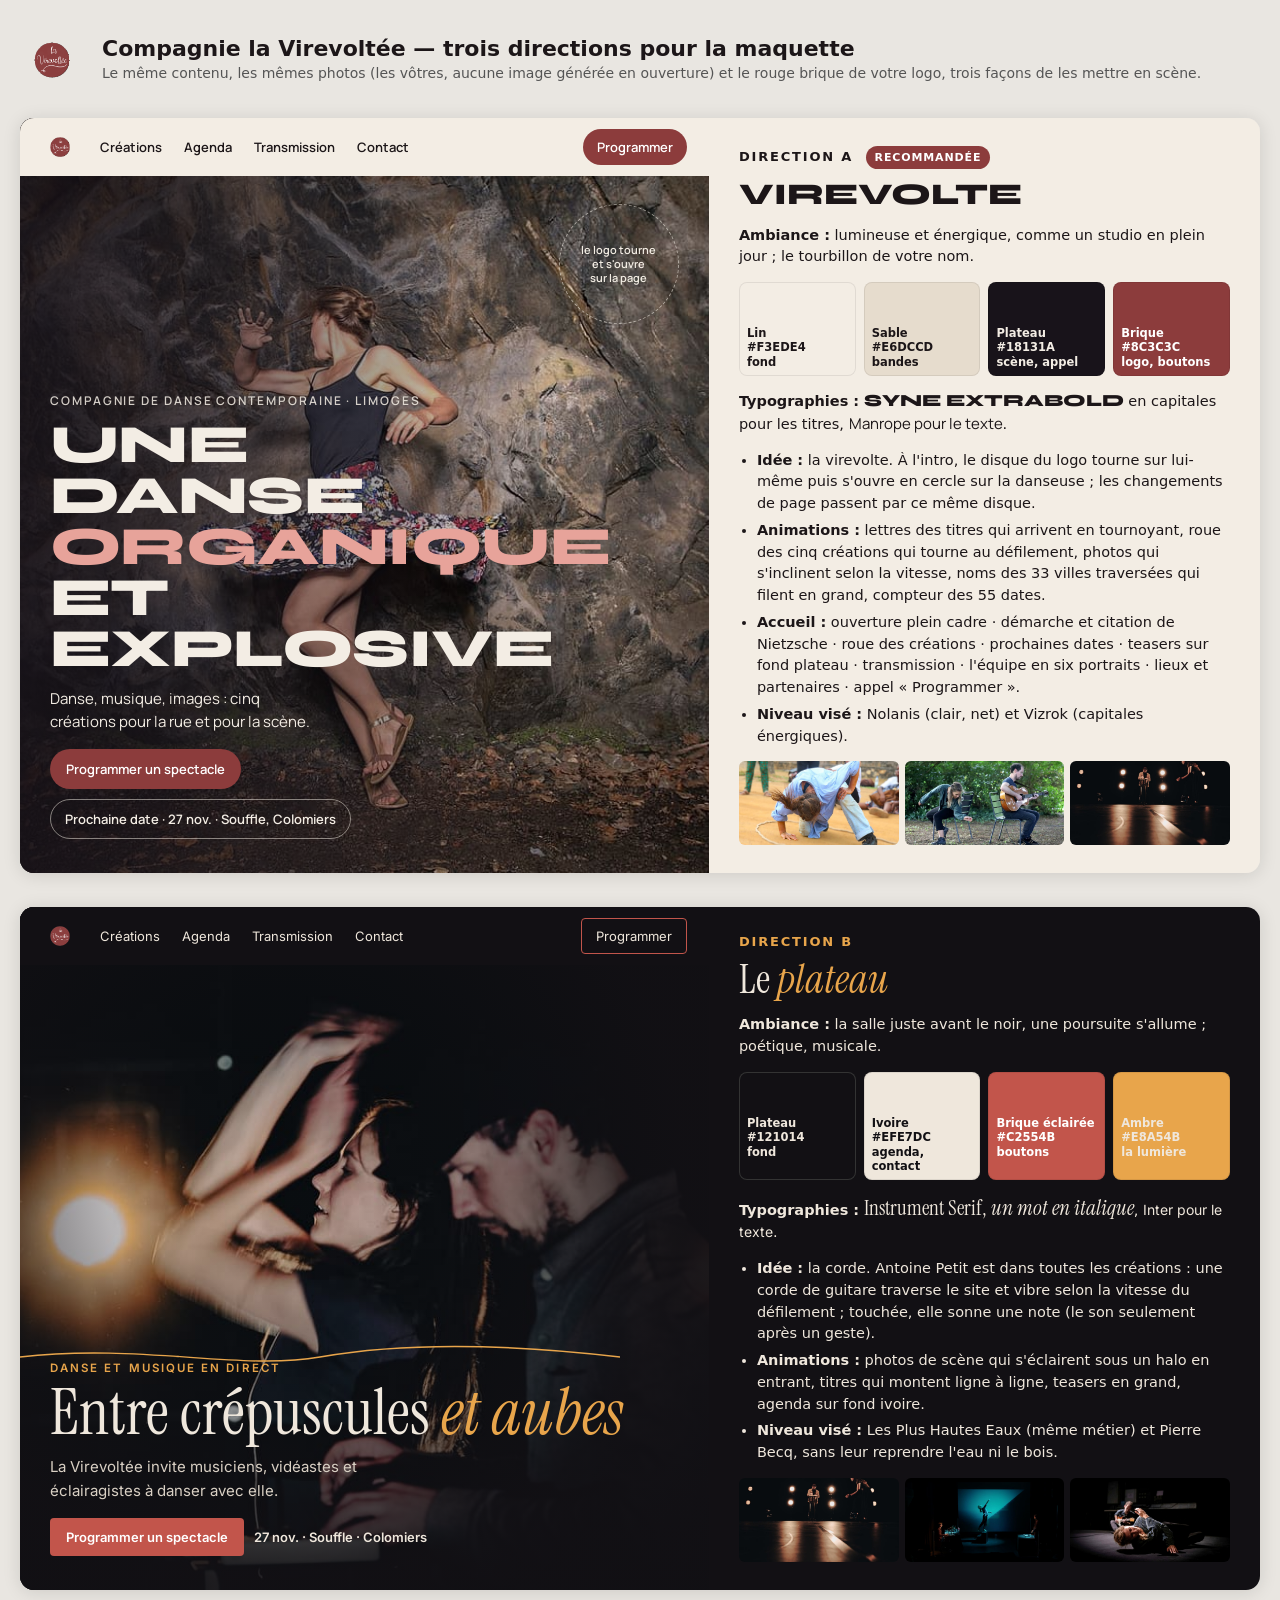
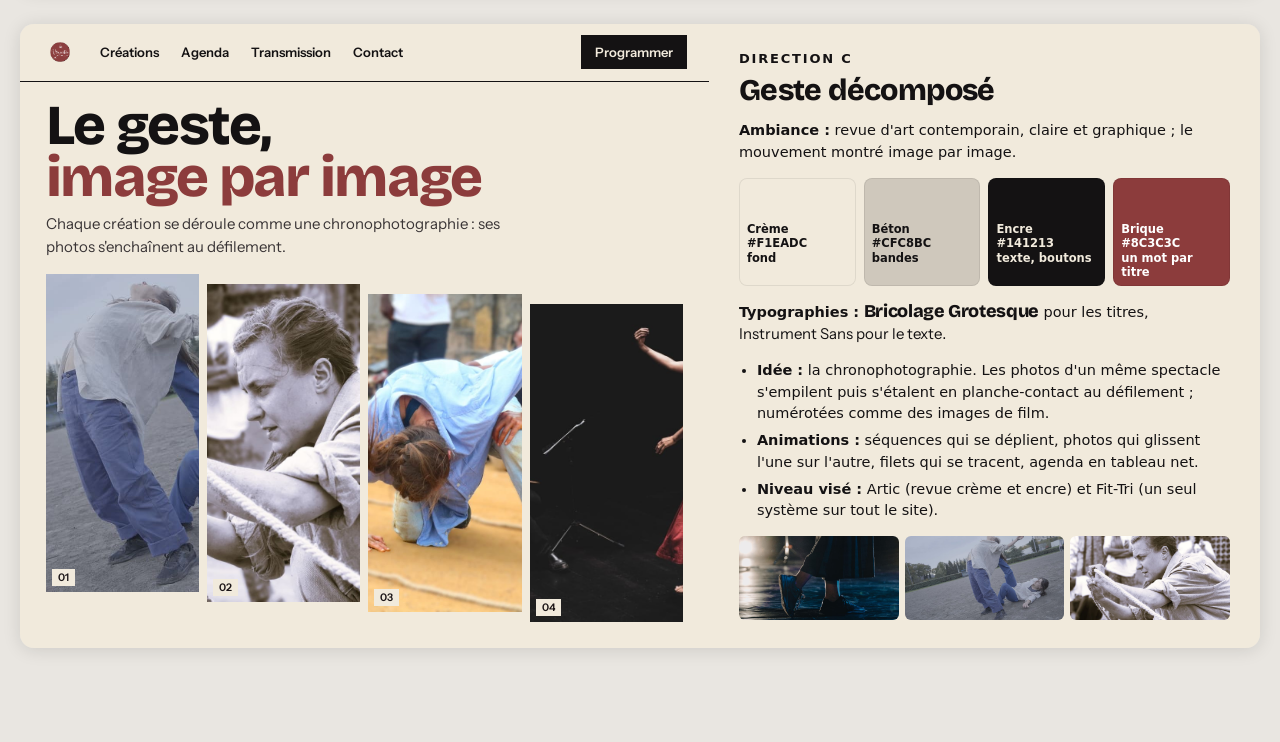
<file: _suivi/planche-directions/index.html>
<!DOCTYPE html>
<html lang="fr">
<head>
<meta charset="utf-8">
<meta name="viewport" content="width=device-width, initial-scale=1">
<title>La Virevoltée — trois directions</title>
<style>
@font-face{font-family:Syne;src:url(fonts/syne-latin-800-normal.woff2) format('woff2');font-weight:800}
@font-face{font-family:Syne;src:url(fonts/syne-latin-700-normal.woff2) format('woff2');font-weight:700}
@font-face{font-family:Manrope;src:url(fonts/manrope-latin-400-normal.woff2) format('woff2');font-weight:400}
@font-face{font-family:Manrope;src:url(fonts/manrope-latin-600-normal.woff2) format('woff2');font-weight:600}
@font-face{font-family:'Instrument Serif';src:url(fonts/instrument-serif-latin-400-normal.woff2) format('woff2')}
@font-face{font-family:'Instrument Serif';src:url(fonts/instrument-serif-latin-400-italic.woff2) format('woff2');font-style:italic}
@font-face{font-family:Inter;src:url(fonts/inter-latin-400-normal.woff2) format('woff2');font-weight:400}
@font-face{font-family:Inter;src:url(fonts/inter-latin-600-normal.woff2) format('woff2');font-weight:600}
@font-face{font-family:Bricolage;src:url(fonts/bricolage-grotesque-latin-800-normal.woff2) format('woff2');font-weight:800}
@font-face{font-family:Bricolage;src:url(fonts/bricolage-grotesque-latin-700-normal.woff2) format('woff2');font-weight:700}
@font-face{font-family:'Instrument Sans';src:url(fonts/instrument-sans-latin-400-normal.woff2) format('woff2');font-weight:400}
@font-face{font-family:'Instrument Sans';src:url(fonts/instrument-sans-latin-600-normal.woff2) format('woff2');font-weight:600}
*{box-sizing:border-box;margin:0}
body{font:15px/1.5 system-ui,sans-serif;background:#e9e6e1;color:#1c1618;padding:28px 20px 60px}
.tete{max-width:1240px;margin:0 auto 26px;display:flex;gap:18px;align-items:center}
.tete img{width:64px;height:64px}
.tete h1{font:700 22px/1.2 system-ui}
.tete p{color:#555;font-size:14px}
.dir{max-width:1240px;margin:0 auto 34px;border-radius:14px;overflow:hidden;box-shadow:0 2px 18px rgba(0,0,0,.12);display:grid;grid-template-columns:minmax(0,1.25fr) minmax(0,1fr)}
.maquette{position:relative;min-height:520px;overflow:hidden}
.maquette>img{position:absolute;inset:0;width:100%;height:100%;object-fit:cover}
.infos{padding:28px 30px;display:flex;flex-direction:column;gap:14px;font-size:14.5px}
.infos h2{font:700 13px/1 system-ui;letter-spacing:.14em;text-transform:uppercase}
.infos .nom{font-size:30px;line-height:1.05;margin-top:-4px}
.nuancier{display:flex;gap:8px;flex-wrap:wrap}
.nuancier span{flex:1 1 0;min-width:84px;border-radius:8px;padding:44px 8px 7px;font:600 11.5px/1.25 system-ui;box-shadow:inset 0 0 0 1px rgba(0,0,0,.08)}
.infos ul{padding-left:18px;display:grid;gap:5px}
.infos b{font-weight:600}
.reco{display:inline-block;font:700 11px/1 system-ui;letter-spacing:.08em;padding:6px 9px;border-radius:99px;margin-left:6px;vertical-align:middle}
.bande{display:flex;gap:6px;height:84px}
.bande img{flex:1;min-width:0;object-fit:cover;border-radius:6px}
/* A */
.a .infos{background:#F3EDE4;color:#1C1618}
.a .maquette{background:#18131A}
.a .maquette>img{object-position:50% 40%}
.a .voileA{position:absolute;inset:0;background:linear-gradient(90deg,rgba(24,19,26,.82) 0%,rgba(24,19,26,.35) 55%,rgba(24,19,26,0) 80%)}
.a .ent{position:absolute;top:0;left:0;right:0;height:58px;background:#F3EDE4;display:flex;align-items:center;gap:22px;padding:0 22px;font:600 13px Manrope}
.a .ent img{width:36px;height:36px}
.a .ent .b{margin-left:auto;background:#8C3C3C;color:#fff;padding:9px 14px;border-radius:99px}
.a .txt{position:absolute;left:30px;bottom:34px;right:40%;color:#F3EDE4}
.a .sur{font:600 12px Manrope;letter-spacing:.16em;text-transform:uppercase;opacity:.85}
.a .titre{font:800 clamp(30px,4.2vw,54px)/.95 Syne;text-transform:uppercase;letter-spacing:-.01em;margin:10px 0 14px}
.a .titre em{font-style:normal;color:#E7A39A}
.a .p{font:400 15px/1.5 Manrope;max-width:30ch}
.a .boutons{display:flex;gap:10px;margin-top:16px;flex-wrap:wrap;font:600 13px Manrope}
.a .bt{background:#8C3C3C;color:#fff;padding:11px 16px;border-radius:99px}
.a .info{border:1px solid rgba(243,237,228,.5);padding:10px 14px;border-radius:99px}
.a .disque{position:absolute;right:30px;top:86px;width:120px;height:120px;border-radius:50%;border:1.5px dashed rgba(243,237,228,.55);display:grid;place-items:center;font:600 11px Manrope;color:#F3EDE4;text-align:center;line-height:1.3}
.a .nom{font-family:Syne;font-weight:800;text-transform:uppercase}
.a .reco{background:#8C3C3C;color:#fff}
/* B */
.b .infos{background:#121014;color:#EFE7DC}
.b .infos h2{color:#E8A54B}
.b .maquette{background:#121014}
.b .maquette>img{object-position:50% 50%}
.b .halo{position:absolute;inset:0;background:radial-gradient(circle at 38% 40%,rgba(18,16,20,0) 0,rgba(18,16,20,.25) 30%,rgba(18,16,20,.92) 68%)}
.b .ent{position:absolute;top:0;left:0;right:0;height:58px;display:flex;align-items:center;gap:22px;padding:0 22px;font:400 13px Inter;color:#EFE7DC;background:#121014}
.b .ent img{width:36px;height:36px}
.b .ent .b2{margin-left:auto;border:1px solid #C2554B;color:#EFE7DC;padding:9px 14px;border-radius:4px}
.b .txt{position:absolute;left:30px;bottom:34px;right:30px;color:#EFE7DC}
.b .titre{font:400 clamp(38px,5vw,68px)/.95 'Instrument Serif';margin:8px 0 12px}
.b .titre em{color:#E8A54B}
.b .sur{font:600 11.5px Inter;letter-spacing:.18em;text-transform:uppercase;color:#E8A54B}
.b .p{font:400 15px/1.55 Inter;max-width:44ch;color:#d9d0c4}
.b .corde{position:absolute;left:0;right:0;top:63%;height:40px}
.b .boutons{display:flex;gap:10px;margin-top:16px;font:600 13px Inter}
.b .bt{background:#C2554B;color:#fff;padding:11px 16px;border-radius:4px}
.b .info{color:#EFE7DC;padding:11px 0}
.b .nom{font-family:'Instrument Serif';font-weight:400;font-size:40px}
.b .nom em{color:#E8A54B}
.b .reco{background:#2a2530;color:#EFE7DC}
/* C */
.c .infos{background:#F1EADC;color:#141213}
.c .maquette{background:#F1EADC;padding:76px 26px 26px;display:grid;grid-template-rows:auto 1fr;gap:16px}
.c .ent{position:absolute;top:0;left:0;right:0;height:58px;display:flex;align-items:center;gap:22px;padding:0 22px;font:600 13px 'Instrument Sans';color:#141213;border-bottom:1px solid #141213}
.c .ent img{width:36px;height:36px}
.c .ent .b3{margin-left:auto;background:#141213;color:#F1EADC;padding:9px 14px}
.c .titre{font:800 clamp(34px,4.4vw,60px)/.92 Bricolage;letter-spacing:-.03em;color:#141213}
.c .titre em{font-style:normal;color:#8C3C3C}
.c .sequence{display:grid;grid-template-columns:repeat(4,minmax(0,1fr));gap:8px;align-items:stretch}
.c .sequence figure{position:relative;overflow:hidden;background:#ddd}
.c .sequence img{width:100%;height:100%;object-fit:cover;display:block;filter:none}
.c .sequence figcaption{position:absolute;left:6px;bottom:6px;font:600 10.5px 'Instrument Sans';background:#F1EADC;padding:2px 6px}
.c .sequence{padding-bottom:30px}.c .sequence figure:nth-child(2){transform:translateY(10px)}
.c .sequence figure:nth-child(3){transform:translateY(20px)}
.c .sequence figure:nth-child(4){transform:translateY(30px)}
.c .p{font:400 15px/1.5 'Instrument Sans';max-width:46ch;color:#3a3536}
.c .nom{font-family:Bricolage;font-weight:800;letter-spacing:-.02em}
.c .reco{background:#141213;color:#F1EADC}
@media (max-width:900px){.dir{grid-template-columns:1fr}.maquette{min-height:460px}.a .txt{right:30px}}
</style>
</head>
<body>
<div class="tete"><img src="img/logo.png" alt="Logo de la Virevoltée"><div><h1>Compagnie la Virevoltée — trois directions pour la maquette</h1><p>Le même contenu, les mêmes photos (les vôtres, aucune image générée en ouverture) et le rouge brique de votre logo, trois façons de les mettre en scène.</p></div></div>

<section class="dir a">
  <div class="maquette">
    <img src="img/aurelie-fieschi.jpg" alt="Danseuse qui tourne, jupe fleurie déployée, devant une paroi rocheuse">
    <div class="voileA"></div>
    <div class="ent"><img src="img/logo.png" alt=""><span>Créations</span><span>Agenda</span><span>Transmission</span><span>Contact</span><span class="b">Programmer</span></div>
    <div class="disque">le logo tourne<br>et s'ouvre<br>sur la page</div>
    <div class="txt"><p class="sur">Compagnie de danse contemporaine · Limoges</p><p class="titre">Une danse <em>organique</em> et explosive</p><p class="p">Danse, musique, images : cinq créations pour la rue et pour la scène.</p><div class="boutons"><span class="bt">Programmer un spectacle</span><span class="info">Prochaine date · 27 nov. · Souffle, Colomiers</span></div></div>
  </div>
  <div class="infos">
    <h2>Direction A <span class="reco">RECOMMANDÉE</span></h2>
    <p class="nom">Virevolte</p>
    <p><b>Ambiance :</b> lumineuse et énergique, comme un studio en plein jour ; le tourbillon de votre nom.</p>
    <div class="nuancier">
      <span style="background:#F3EDE4">Lin<br>#F3EDE4<br>fond</span>
      <span style="background:#E6DCCD">Sable<br>#E6DCCD<br>bandes</span>
      <span style="background:#18131A;color:#F3EDE4">Plateau<br>#18131A<br>scène, appel</span>
      <span style="background:#8C3C3C;color:#fff">Brique<br>#8C3C3C<br>logo, boutons</span>
    </div>
    <p><b>Typographies :</b> <span style="font:800 17px Syne;text-transform:uppercase">Syne ExtraBold</span> en capitales pour les titres, <span style="font:400 15px Manrope">Manrope pour le texte</span>.</p>
    <ul>
      <li><b>Idée :</b> la virevolte. À l'intro, le disque du logo tourne sur lui-même puis s'ouvre en cercle sur la danseuse ; les changements de page passent par ce même disque.</li>
      <li><b>Animations :</b> lettres des titres qui arrivent en tournoyant, roue des cinq créations qui tourne au défilement, photos qui s'inclinent selon la vitesse, noms des 33 villes traversées qui filent en grand, compteur des 55 dates.</li>
      <li><b>Accueil :</b> ouverture plein cadre · démarche et citation de Nietzsche · roue des créations · prochaines dates · teasers sur fond plateau · transmission · l'équipe en six portraits · lieux et partenaires · appel « Programmer ».</li>
      <li><b>Niveau visé :</b> Nolanis (clair, net) et Vizrok (capitales énergiques).</li>
    </ul>
    <div class="bande"><img src="img/creations.jpg" alt=""><img src="img/souffle.jpg" alt=""><img src="img/nocturnes-compagnie-virevol-5.jpg" alt=""></div>
  </div>
</section>

<section class="dir b">
  <div class="maquette">
    <img src="img/nocturnes.jpg" alt="NOCTURNES : la danseuse et le musicien dans un rond de lumière">
    <div class="halo"></div>
    <div class="ent"><img src="img/logo.png" alt=""><span>Créations</span><span>Agenda</span><span>Transmission</span><span>Contact</span><span class="b2">Programmer</span></div>
    <svg class="corde" viewBox="0 0 600 40" preserveAspectRatio="none" aria-hidden="true"><path d="M0 20 C 120 6, 220 34, 300 20 S 480 6, 600 20" fill="none" stroke="#E8A54B" stroke-width="1.4"/></svg>
    <div class="txt"><p class="sur">Danse et musique en direct</p><p class="titre">Entre crépuscules <em>et aubes</em></p><p class="p">La Virevoltée invite musiciens, vidéastes et éclairagistes à danser avec elle.</p><div class="boutons"><span class="bt">Programmer un spectacle</span><span class="info">27 nov. · Souffle · Colomiers</span></div></div>
  </div>
  <div class="infos">
    <h2>Direction B</h2>
    <p class="nom">Le <em>plateau</em></p>
    <p><b>Ambiance :</b> la salle juste avant le noir, une poursuite s'allume ; poétique, musicale.</p>
    <div class="nuancier">
      <span style="background:#121014;color:#EFE7DC;box-shadow:inset 0 0 0 1px #333">Plateau<br>#121014<br>fond</span>
      <span style="background:#EFE7DC;color:#121014">Ivoire<br>#EFE7DC<br>agenda, contact</span>
      <span style="background:#C2554B;color:#fff">Brique éclairée<br>#C2554B<br>boutons</span>
      <span style="background:#E8A54B">Ambre<br>#E8A54B<br>la lumière</span>
    </div>
    <p><b>Typographies :</b> <span style="font:400 21px 'Instrument Serif'">Instrument Serif, <i>un mot en italique</i></span>, <span style="font:400 14px Inter">Inter pour le texte</span>.</p>
    <ul>
      <li><b>Idée :</b> la corde. Antoine Petit est dans toutes les créations : une corde de guitare traverse le site et vibre selon la vitesse du défilement ; touchée, elle sonne une note (le son seulement après un geste).</li>
      <li><b>Animations :</b> photos de scène qui s'éclairent sous un halo en entrant, titres qui montent ligne à ligne, teasers en grand, agenda sur fond ivoire.</li>
      <li><b>Niveau visé :</b> Les Plus Hautes Eaux (même métier) et Pierre Becq, sans leur reprendre l'eau ni le bois.</li>
    </ul>
    <div class="bande"><img src="img/nocturnes-compagnie-virevol-5.jpg" alt=""><img src="img/doline-compagnie-virevol-2.jpg" alt=""><img src="img/souffle-compagnie-virevol-3.jpg" alt=""></div>
  </div>
</section>

<section class="dir c">
  <div class="maquette">
    <div class="ent"><img src="img/logo.png" alt=""><span>Créations</span><span>Agenda</span><span>Transmission</span><span>Contact</span><span class="b3">Programmer</span></div>
    <div><p class="titre">Le geste,<br><em>image par image</em></p><p class="p" style="margin-top:10px">Chaque création se déroule comme une chronophotographie : ses photos s'enchaînent au défilement.</p></div>
    <div class="sequence">
      <figure><img src="img/echo-chute-compagnie-virevol-2.jpg" alt=""><figcaption>01</figcaption></figure>
      <figure><img src="img/regard-exterieur-etienne-gaillochet-2.jpg" alt=""><figcaption>02</figcaption></figure>
      <figure><img src="img/creations.jpg" alt=""><figcaption>03</figcaption></figure>
      <figure><img src="img/choregraphe-regard-exterieur-2.jpg" alt=""><figcaption>04</figcaption></figure>
    </div>
  </div>
  <div class="infos">
    <h2>Direction C</h2>
    <p class="nom">Geste décomposé</p>
    <p><b>Ambiance :</b> revue d'art contemporain, claire et graphique ; le mouvement montré image par image.</p>
    <div class="nuancier">
      <span style="background:#F1EADC">Crème<br>#F1EADC<br>fond</span>
      <span style="background:#CFC8BC">Béton<br>#CFC8BC<br>bandes</span>
      <span style="background:#141213;color:#F1EADC">Encre<br>#141213<br>texte, boutons</span>
      <span style="background:#8C3C3C;color:#fff">Brique<br>#8C3C3C<br>un mot par titre</span>
    </div>
    <p><b>Typographies :</b> <span style="font:800 18px Bricolage;letter-spacing:-.02em">Bricolage Grotesque</span> pour les titres, <span style="font:400 15px 'Instrument Sans'">Instrument Sans pour le texte</span>.</p>
    <ul>
      <li><b>Idée :</b> la chronophotographie. Les photos d'un même spectacle s'empilent puis s'étalent en planche-contact au défilement ; numérotées comme des images de film.</li>
      <li><b>Animations :</b> séquences qui se déplient, photos qui glissent l'une sur l'autre, filets qui se tracent, agenda en tableau net.</li>
      <li><b>Niveau visé :</b> Artic (revue crème et encre) et Fit-Tri (un seul système sur tout le site).</li>
    </ul>
    <div class="bande"><img src="img/saisons-passees.jpg" alt=""><img src="img/echo-chute-compagnie-virevol-2.jpg" alt=""><img src="img/regard-exterieur-etienne-gaillochet-2.jpg" alt=""></div>
  </div>
</section>
</body>
</html>
</file>
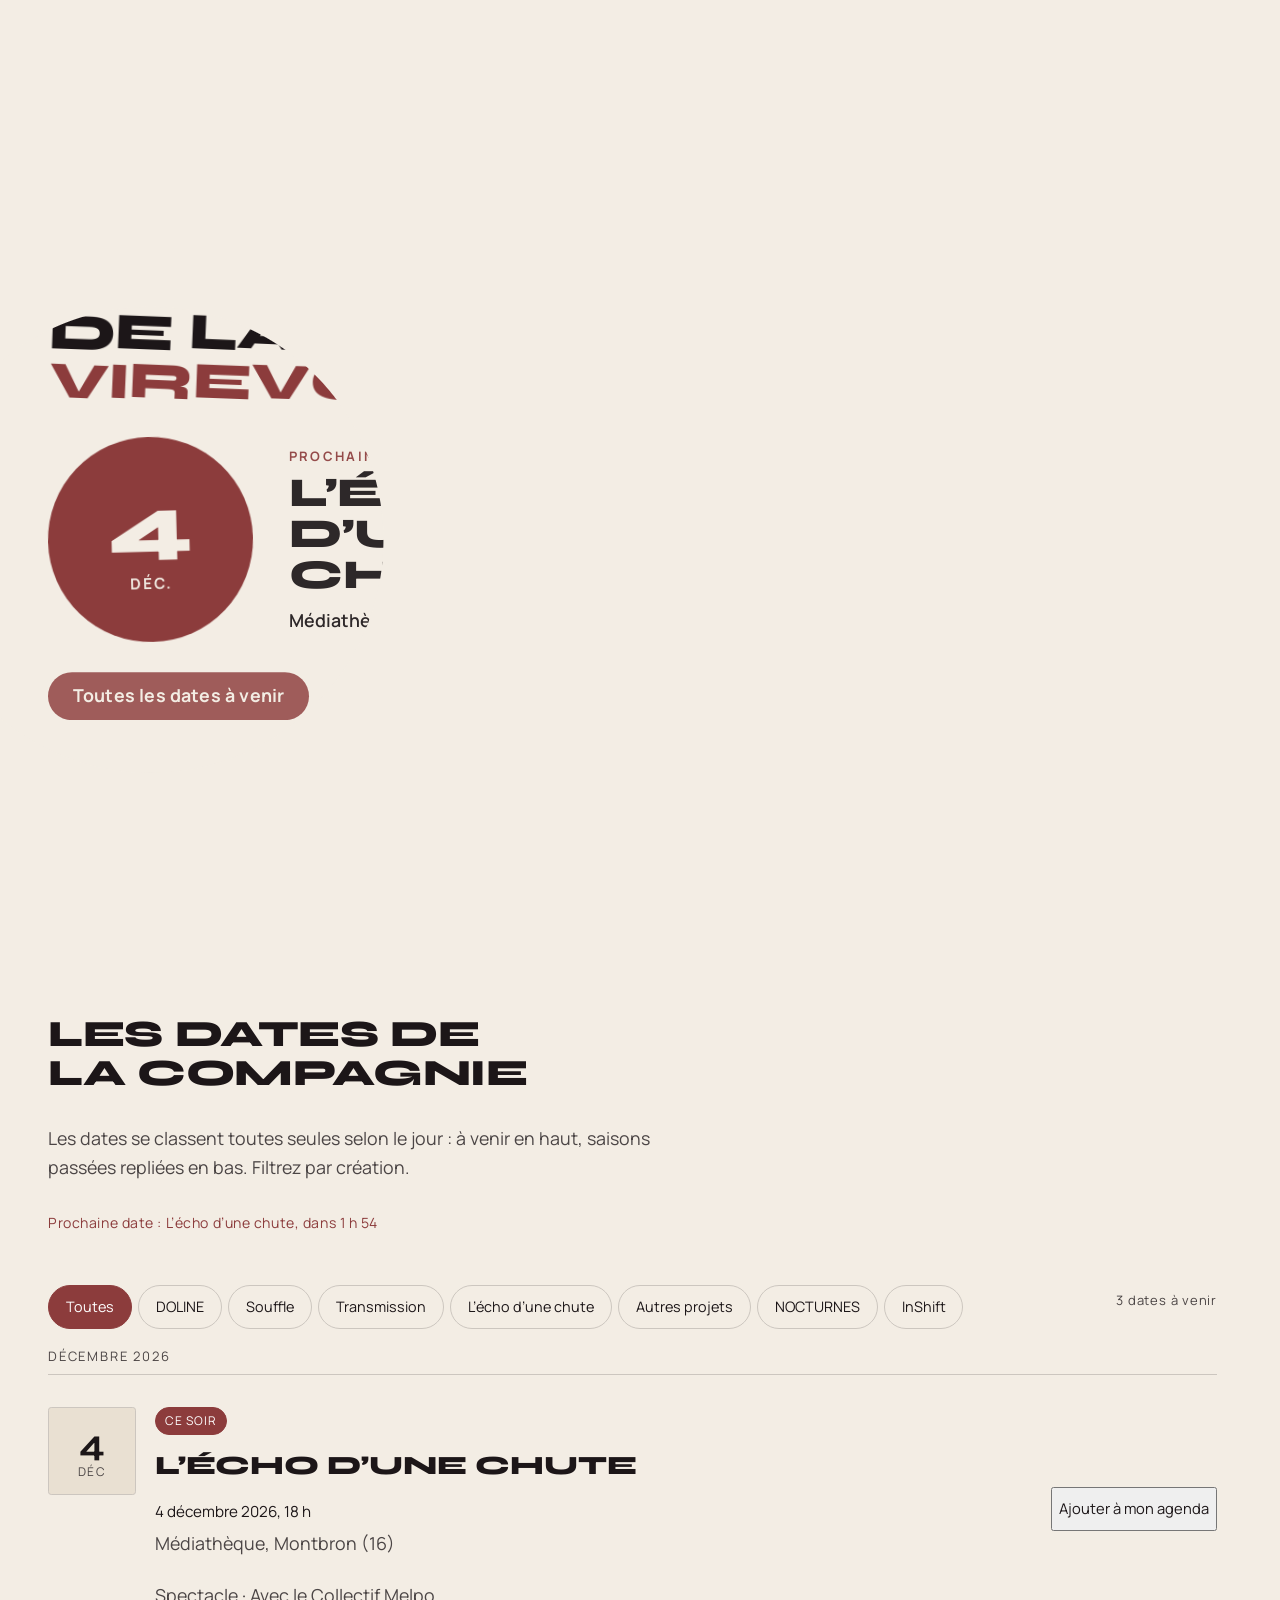
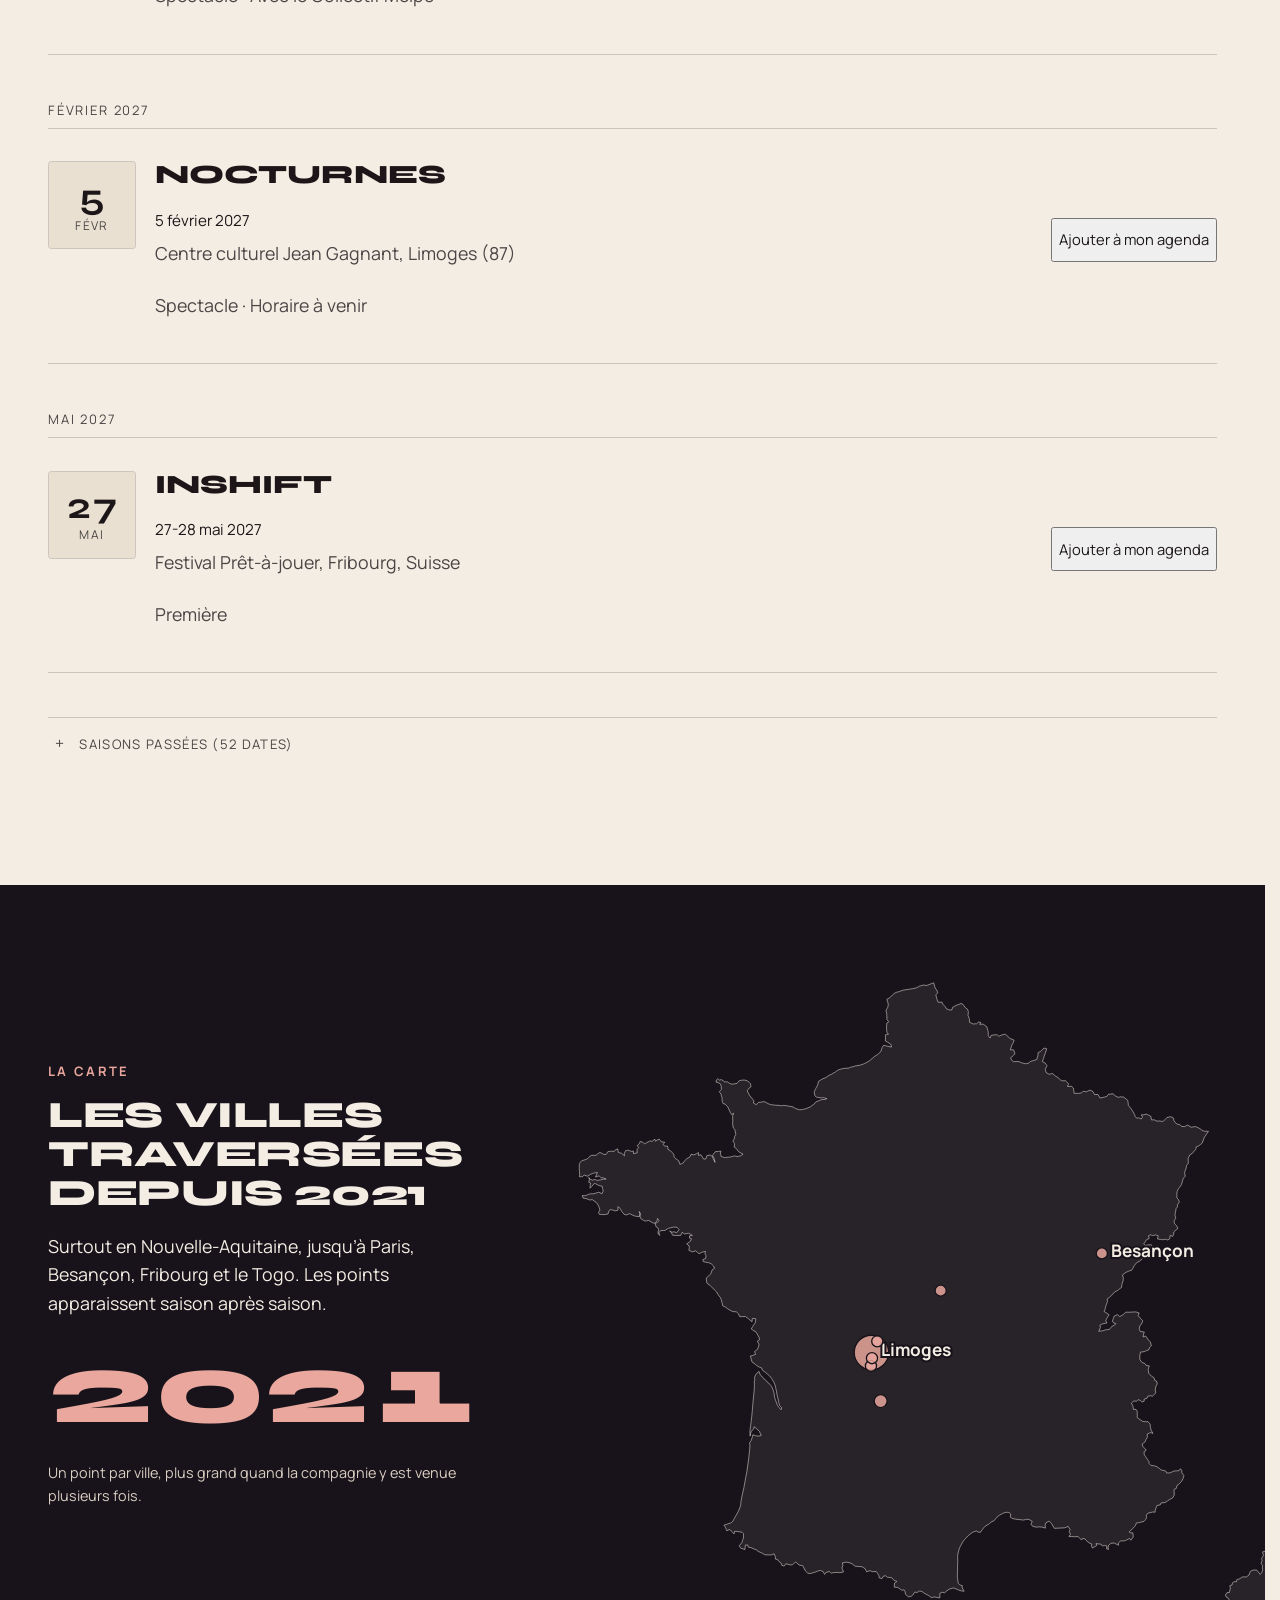
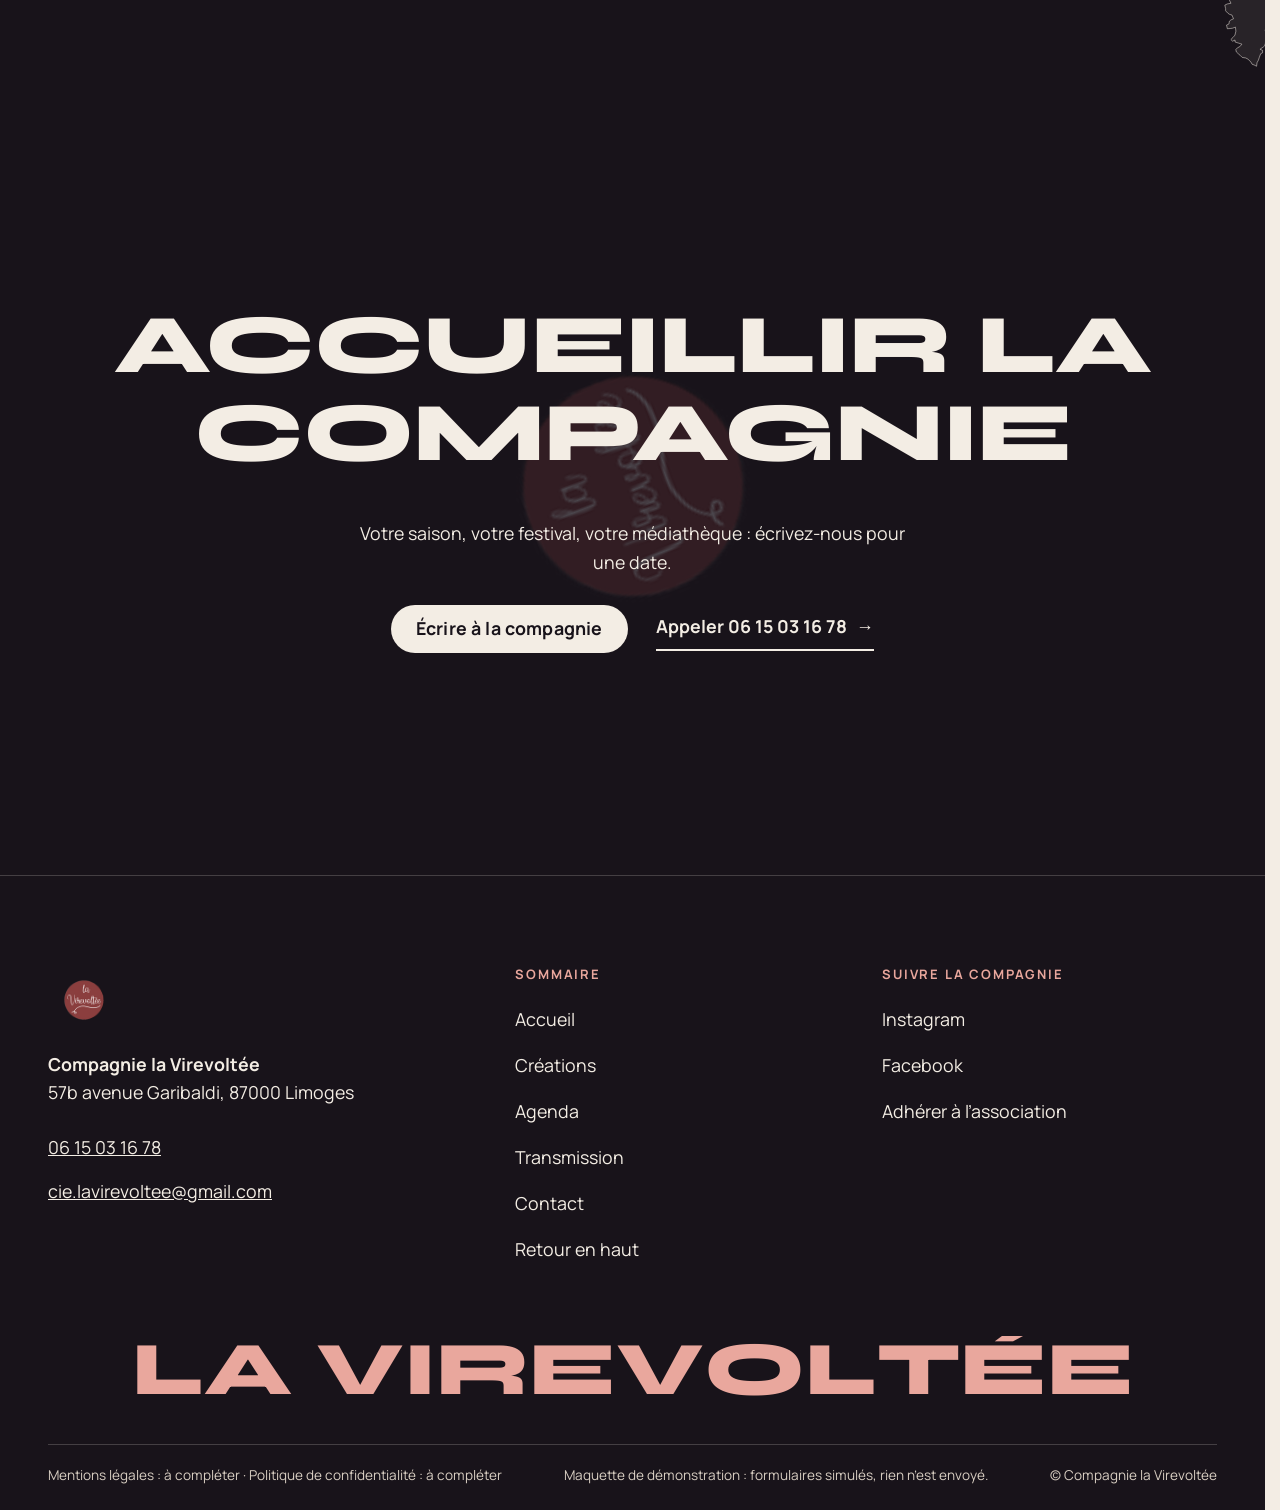
<file: agenda.html>
<!doctype html>
<html lang="fr" data-v="2" data-curseur>
<head>
<meta charset="utf-8">
<meta name="viewport" content="width=device-width, initial-scale=1, viewport-fit=cover">
<title>Agenda : les dates de la Compagnie la Virevoltée</title>
<meta name="description" content="Les prochaines dates de la compagnie, la carte des villes traversées depuis 2021 et toutes les saisons passées.">
<meta name="robots" content="noindex, nofollow">
<link rel="canonical" href="https://la-virevoltee-maquette.vercel.app/agenda">
<style>:root{--fond:#F3EDE4;--texte:#1C1618;--voile-fond:#8C3C3C;--ouverture-fond:#F3EDE4;--menu-fond:#18131A}:root { --entete-h: 72px; --barres-h: 0px; } html { background: var(--fond); color: var(--texte); scrollbar-gutter: stable; } body { margin: 0; background: var(--fond); } html.js:not(.secours):not([data-arrivee="retour"]) [data-anime] { opacity: 0; } html.js:not(.secours):not([data-arrivee="retour"]) [data-anime].vu { opacity: 1; } [data-voile] { position: fixed; inset: 0; z-index: 900; background: var(--voile-fond); transform: translateY(100%); visibility: hidden; pointer-events: none; } html[data-arrivee="voile"]:not(.voile-leve):not(.secours) [data-voile] { transform: none; visibility: visible; } html.secours [data-voile] { visibility: hidden !important; } .ouverture-panneau { position: fixed; inset: 0; z-index: 850; display: none; place-content: center; justify-items: center; background: var(--ouverture-fond, var(--voile-fond)); color: var(--fond); text-align: center; } html.js[data-arrivee="intro"]:not(.secours):not(.intro-finie) .ouverture-panneau { display: grid; } html.defilement-bloque, html.defilement-bloque body, html.js[data-arrivee="intro"]:not(.secours):not(.intro-finie), html.js[data-arrivee="intro"]:not(.secours):not(.intro-finie) body, html[data-arrivee="voile"]:not(.voile-leve):not(.secours), html[data-arrivee="voile"]:not(.voile-leve):not(.secours) body { overflow: hidden; } html.js[data-arrivee="intro"]:not(.secours):not(.intro-finie) { background-color: var(--ouverture-fond, var(--voile-fond)); } html[data-arrivee="voile"]:not(.voile-leve):not(.secours) { background-color: var(--voile-fond); }</style>
<script>(function () {
var d = document.documentElement, ss = null, ls = null;
try { ss = window.sessionStorage; ls = window.localStorage; } catch (e) {}
d.classList.add('js');
var nav = performance.getEntriesByType ? performance.getEntriesByType('navigation')[0] : null;
var type = nav ? nav.type : 'navigate';
var depart = null;
try { depart = JSON.parse(ss.getItem('socle:depart') || 'null'); ss.removeItem('socle:depart'); } catch (e) {}
if (depart && !(Date.now() - depart.t < 15000)) depart = null;
var mode = type === 'back_forward' ? 'retour' : type === 'reload' ? 'intro' : depart ? 'voile' : 'intro';
d.setAttribute('data-arrivee', mode);
if (mode === 'voile' && depart.couleur) d.style.setProperty('--voile-fond', depart.couleur);
if (type === 'reload' && 'scrollRestoration' in history) {
history.scrollRestoration = 'manual';
}
try {
var choisie = ls && ls.getItem('socle:langue');
var langue = (d.lang || '').slice(0, 2);
if (choisie && choisie !== langue && type === 'navigate' && !depart) {
var alt = document.querySelector('link[rel="alternate"][hreflang="' + choisie + '"]');
if (alt) location.replace(new URL(alt.href).pathname + location.search + location.hash);
}
} catch (e) {}
setTimeout(function () { if (!d.classList.contains('demarre')) d.classList.add('secours'); }, 2000);
})();</script>
<link rel="preload" href="/assets/fonts/syne-latin-800-normal.woff2" as="font" type="font/woff2" crossorigin>
<link rel="preload" href="/assets/fonts/manrope-latin-400-normal.woff2" as="font" type="font/woff2" crossorigin>
<link rel="stylesheet" href="/assets/css/socle.css?v=2">
<link rel="stylesheet" href="/assets/css/site.css?v=2">
<link rel="modulepreload" href="/assets/js/site.js?v=2">
<link rel="modulepreload" href="/assets/js/socle/index.js?v=2">
<script src="/assets/vendor/gsap.min.js" defer></script>
<script src="/assets/vendor/ScrollTrigger.min.js" defer></script>
<script src="/assets/vendor/SplitText.min.js" defer></script>
<script type="module" src="/assets/js/site.js?v=2"></script>
<meta name="theme-color" content="#F3EDE4">
<link rel="icon" href="/assets/images/favicon.png" type="image/png">
<link rel="apple-touch-icon" href="/assets/images/apple-touch-icon.png">
<meta property="og:type" content="website">
<meta property="og:site_name" content="Compagnie la Virevoltée">
<meta property="og:locale" content="fr_FR">
<meta property="og:title" content="Agenda : les dates de la Compagnie la Virevoltée">
<meta property="og:description" content="Les prochaines dates de la compagnie, la carte des villes traversées depuis 2021 et toutes les saisons passées.">
<meta property="og:url" content="https://la-virevoltee-maquette.vercel.app/agenda">
<meta property="og:image" content="https://la-virevoltee-maquette.vercel.app/assets/partage/agenda-fr.jpg">
<meta property="og:image:width" content="1200">
<meta property="og:image:height" content="630">
<meta property="og:image:alt" content="Le public assis sur des marches regarde une danseuse : agenda de la Virevoltée">
<meta name="twitter:card" content="summary_large_image">
<script type="application/ld+json">{"@context":"https://schema.org","@type":"PerformingGroup","name":"Compagnie la Virevoltée","url":"https://la-virevoltee-maquette.vercel.app/","telephone":"+33615031678","email":"cie.lavirevoltee@gmail.com","foundingDate":"2020-10","founder":{"@type":"Person","name":"Mathilde Rader"},"address":{"@type":"PostalAddress","streetAddress":"57b avenue Garibaldi","postalCode":"87000","addressLocality":"Limoges","addressCountry":"FR"},"sameAs":["https://www.instagram.com/cie_la.virevoltee/","https://www.facebook.com/Cie-la-Virevolt%C3%A9e-Mathilde-Rader-115902940333047"],"description":"Compagnie de danse contemporaine basée à Limoges, créée en 2020 par la danseuse Mathilde Rader : spectacles pour la rue et la scène, éducation artistique, coaching scénique."}</script>
</head>
<body id="haut">
<div data-voile data-forme="iris" aria-hidden="true"><div class="voile-contenu"><img src="/assets/images/logo-160.png" alt="" width="72" height="72"><span data-voile-libelle>Agenda</span></div></div>
<div class="ouverture-panneau" data-ouverture aria-hidden="true">
  <div class="ouverture-objet" data-ouverture-objet>
    <svg class="toupie-anneau" viewBox="0 0 200 200" aria-hidden="true"><defs><path id="anneau-intro" d="M100 100 m-82 0 a82 82 0 1 1 164 0 a82 82 0 1 1 -164 0"/></defs><text><textPath href="#anneau-intro" textLength="508">Compagnie de danse contemporaine · Limoges · depuis 2020 · </textPath></text></svg>
    <img class="ouverture-logo" src="/assets/images/logo-160.png" alt="" width="120" height="120">
  </div>
</div>
<a class="evitement" href="#contenu">Aller au contenu</a>
<header data-entete>
  <div class="entete-rangee">
    <a class="entete-logo" href="/" aria-label="Compagnie la Virevoltée, accueil" data-libelle="Accueil">
      <img src="/assets/images/logo-160.png" alt="" width="44" height="44"><span class="entete-nom">la Virevoltée</span>
    </a>
    <nav data-nav aria-label="Navigation principale">
      <ul><li><a href="/creations" data-libelle="Créations">Créations</a></li><li><a href="/agenda" data-libelle="Agenda" aria-current="page">Agenda</a></li><li><a href="/transmission" data-libelle="Transmission">Transmission</a></li><li><a href="/contact" data-libelle="Contact">Contact</a></li></ul>
    </nav>
    <div class="entete-actions">
      <a class="bouton" href="/contact?sujet=programmation#demande" data-libelle="Contact">Programmer</a>
      <button type="button" data-menu-bouton aria-controls="menu" aria-expanded="false" data-libelle-ouvrir="Menu" data-libelle-fermer="Fermer"><span data-libelle-bouton>Menu</span></button>
      <a class="menu-sansjs" href="#menu" data-menu-lien>Menu</a>
    </div>
  </div>
</header>
<script>/* Avant le premier affichage : rangées de la navigation (même règle que ajusterNav dans assets/js/socle/entete.js)
   et hauteur réelle de l'en-tête, pour que rien ne saute quand le JavaScript du site prend la main. */
(function () {
  var h = document.documentElement, u = document.querySelector('[data-nav] ul'), e = document.querySelector('[data-entete]');
  if (u) {
    var deborde = function () { return u.scrollWidth > u.clientWidth + 1; }, c = deborde();
    if (c && window.matchMedia('(min-width: 900px)').matches) {
      h.classList.add('nav-deux-rangees'); c = deborde();
      if (c) { h.classList.add('nav-deux-lignes'); var a = u.querySelector('a'); c = !a || u.getBoundingClientRect().height > a.getBoundingClientRect().height * 2.5; }
      if (c) h.classList.remove('nav-deux-rangees', 'nav-deux-lignes');
    }
    if (c) h.classList.add('nav-compacte');
  }
  if (e) h.style.setProperty('--entete-h', Math.round(e.getBoundingClientRect().height) + 'px');
})();</script>
<span id="menu-ferme" aria-hidden="true"></span>
<div id="menu" data-menu role="dialog" aria-modal="true" aria-label="Menu">
  <p class="menu-sansjs-fermer"><a href="#menu-ferme">Fermer</a></p>
  <ul><li style="--i:0"><a href="/" class="menu-lien" data-libelle="Accueil">Accueil</a></li><li style="--i:1"><a href="/creations" class="menu-lien" data-libelle="Créations">Créations</a></li><li style="--i:2"><a href="/agenda" class="menu-lien" data-libelle="Agenda" aria-current="page">Agenda</a></li><li style="--i:3"><a href="/transmission" class="menu-lien" data-libelle="Transmission">Transmission</a></li><li style="--i:4"><a href="/contact" class="menu-lien" data-libelle="Contact">Contact</a></li></ul>
  <p class="menu-contact"><a class="bouton" href="tel:+33615031678">Appeler 06 15 03 16 78</a> <a class="menu-mail" href="mailto:cie.lavirevoltee@gmail.com">cie.lavirevoltee@gmail.com</a></p>
</div>
<main id="contenu" tabindex="-1">
<section class="ouv ouv--agenda" id="debut" aria-labelledby="titre-agenda">
  <figure class="media ouv-agenda-photo" data-fx="parallaxe" data-fx-force="6" style="--cadrage:50% 59%;--cadrage-mobile:50% 59%">
  <picture><source media="(max-width: 760px) and (orientation: portrait)" srcset="/assets/images/agenda-ouverture-mobile-640.webp 640w" sizes="(max-width: 760px) 100vw, 55vw">
    <img src="/assets/images/agenda-ouverture-1280.webp" srcset="/assets/images/agenda-ouverture-640.webp 640w, /assets/images/agenda-ouverture-1280.webp 1280w, /assets/images/agenda-ouverture-1920.webp 1920w" sizes="(max-width: 760px) 100vw, 55vw" alt="Le public assis sur les marches d’une halle regarde une danseuse sur la place" width="1280" height="720" fetchpriority="high" loading="eager" decoding="async">
  </picture>
</figure>
  <div class="conteneur ouv-agenda-grille">
    <div class="ouv-agenda-texte">
      <p class="surtitre" data-ouv>Agenda</p>
      <h1 class="titre-geant titre-geant--encre titre-geant--moyen" id="titre-agenda" data-anime="gsap" data-grille="typo"><span class="l">Les dates</span> <span class="l">de la <span class="mot-accent">Virevoltée</span></span></h1>
      <div class="prochaine" data-prochaine-bloc>
        <div class="prochaine-disque" data-iris-centre="disque" data-effet="date-disque"><span class="prochaine-jour" data-p-jour>27</span><span class="prochaine-mois" data-p-mois>nov.</span></div>
        <div class="prochaine-corps" data-ouv>
          <p class="surtitre">Prochaine date · <span data-p-compte>novembre 2026</span></p>
          <p class="prochaine-titre" data-p-titre>Souffle</p>
          <p class="prochaine-lieu" data-info-cle data-p-lieu>Bal du Souffle, Colomiers (31) · 20 h 30</p>
        </div>
      </div>
      <p class="ouv-actions" data-ouv><a class="bouton" href="#dates" data-action-principale data-sans-transition>Toutes les dates à venir</a>
        <a href="/creations#souffle" class="lien-fleche" data-libelle="Créations" data-p-lien>Voir la création</a></p>
    </div>
  </div>
</section>
<section class="agd agenda-dates" id="dates" data-module="agenda-des-dates" data-grille="retour" aria-labelledby="agd-titre">
  <div class="conteneur">
    <div class="agd__tete">
      <h2 class="agd__h2 titre-section" id="agd-titre" data-anime="lignes">Les dates de la compagnie</h2>
      <p class="agd__intro" data-anime>Les dates se classent toutes seules selon le jour : à venir en haut, saisons passées repliées en bas. Filtrez par création.</p>
      <p class="agd__prochaine" data-prochaine aria-live="polite"></p>
    </div>
    <div class="agd__outils">
      <div class="agd__filtres" role="group" aria-label="Filtrer par création"></div>
      <p class="agd__compte" data-compte aria-live="polite"></p>
    </div>
    <div class="agd__cadre" data-visuel>
      <ol class="agd__liste">
        <li class="agd__date" data-debut="2021-05-24" data-fin="" data-type="DOLINE" data-lieu="Métairie des Arts, Saint-Pantaléon-de-Larche (19)">
          <h3 class="agd__titre">DOLINE</h3>
          <time class="agd__quand" datetime="2021-05-24">24 mai 2021</time>
          <p class="agd__texte">Sortie de résidence</p>
        </li><li class="agd__date" data-debut="2021-06-14" data-fin="" data-type="Souffle" data-lieu="Château de La Borie, Solignac (87)">
          <h3 class="agd__titre">Souffle</h3>
          <time class="agd__quand" datetime="2021-06-14">14 juin 2021</time>
          <p class="agd__texte">Première · Commande de la Compagnie Arabesque</p>
        </li><li class="agd__date" data-debut="2021-08-13" data-fin="" data-type="Souffle" data-lieu="Concerts à la maison, Saint-Sylvestre (87)">
          <h3 class="agd__titre">Souffle</h3>
          <time class="agd__quand" datetime="2021-08-13">13 août 2021</time>
          <p class="agd__texte">Spectacle</p>
        </li><li class="agd__date" data-debut="2021-09-03" data-fin="" data-type="Souffle" data-lieu="Bistrot Culture, Ainay-le-Château (03)">
          <h3 class="agd__titre">Souffle</h3>
          <time class="agd__quand" datetime="2021-09-03">3 septembre 2021</time>
          <p class="agd__texte">Spectacle</p>
        </li><li class="agd__date" data-debut="2021-10-16" data-fin="" data-type="Souffle" data-lieu="Culture au grand jour, Janailhac (87)">
          <h3 class="agd__titre">Souffle</h3>
          <time class="agd__quand" datetime="2021-10-16">16 octobre 2021</time>
          <p class="agd__texte">Spectacle</p>
        </li><li class="agd__date" data-debut="2021-10-22" data-fin="" data-type="Souffle" data-lieu="Centre culturel Jean-Gagnant, Limoges (87)">
          <h3 class="agd__titre">Souffle</h3>
          <time class="agd__quand" datetime="2021-10-22">22 octobre 2021</time>
          <p class="agd__texte">Sortie de résidence</p>
        </li><li class="agd__date" data-debut="2021-11-05" data-fin="" data-type="Souffle" data-lieu="Festival Pote, Besançon (25)">
          <h3 class="agd__titre">Souffle</h3>
          <time class="agd__quand" datetime="2021-11-05">5 novembre 2021</time>
          <p class="agd__texte">Spectacle</p>
        </li><li class="agd__date" data-debut="2022-02-04" data-fin="" data-type="Souffle" data-lieu="Graines de rue, Bessines-sur-Gartempe (87)">
          <h3 class="agd__titre">Souffle</h3>
          <time class="agd__quand" datetime="2022-02-04">4 février 2022</time>
          <p class="agd__texte">Sortie de résidence</p>
        </li><li class="agd__date" data-debut="2022-02-20" data-fin="" data-type="Souffle" data-lieu="Espace Noriac, Limoges (87)">
          <h3 class="agd__titre">Souffle</h3>
          <time class="agd__quand" datetime="2022-02-20">20 février 2022</time>
          <p class="agd__texte">Spectacle</p>
        </li><li class="agd__date" data-debut="2022-05-21" data-fin="" data-type="Souffle" data-lieu="La Pelle jaune, La Croisille-sur-Briance (87)">
          <h3 class="agd__titre">Souffle</h3>
          <time class="agd__quand" datetime="2022-05-21">21 mai 2022</time>
          <p class="agd__texte">Spectacle · Avec un atelier danse et musique</p>
        </li><li class="agd__date" data-debut="2022-08-09T17:00" data-fin="" data-type="DOLINE" data-lieu="Les Polyculteurs, Saint-Cyr (87)">
          <h3 class="agd__titre">DOLINE</h3>
          <time class="agd__quand" datetime="2022-08-09T17:00">9 août 2022, 17 h</time>
          <p class="agd__texte">Sortie de résidence</p>
        </li><li class="agd__date" data-debut="2022-08-10T16:00" data-fin="" data-type="Souffle" data-lieu="Cloître, Tulle (19)">
          <h3 class="agd__titre">Souffle</h3>
          <time class="agd__quand" datetime="2022-08-10T16:00">10 août 2022, 16 h</time>
          <p class="agd__texte">Spectacle</p>
        </li><li class="agd__date" data-debut="2022-10-29T20:00" data-fin="" data-type="DOLINE" data-lieu="Espace Noriac, Limoges (87)">
          <h3 class="agd__titre">DOLINE</h3>
          <time class="agd__quand" datetime="2022-10-29T20:00">29 octobre 2022, 20 h</time>
          <p class="agd__texte">Première</p>
        </li><li class="agd__date" data-debut="2022-11-12T20:00" data-fin="" data-type="Souffle" data-lieu="P’tit Bidule, Saint-Junien (87)">
          <h3 class="agd__titre">Souffle</h3>
          <time class="agd__quand" datetime="2022-11-12T20:00">12 novembre 2022, 20 h</time>
          <p class="agd__texte">Spectacle</p>
        </li><li class="agd__date" data-debut="2023-04-11" data-fin="2023-04-12T23:59" data-type="Transmission" data-lieu="La Mégisserie, Saint-Junien (87)">
          <h3 class="agd__titre">Stage outils d’écriture</h3>
          <time class="agd__quand" datetime="2023-04-11">11-12 avril 2023</time>
          <p class="agd__texte">Stage</p>
        </li><li class="agd__date" data-debut="2023-04-29T18:00" data-fin="" data-type="Souffle" data-lieu="New Danse Studio, Brive (19)">
          <h3 class="agd__titre">Souffle</h3>
          <time class="agd__quand" datetime="2023-04-29T18:00">29 avril 2023, 18 h</time>
          <p class="agd__texte">Spectacle</p>
        </li><li class="agd__date" data-debut="2023-07-01T19:00" data-fin="" data-type="Souffle" data-lieu="Festival Pionnat dans la rue, Ménardeix (23)">
          <h3 class="agd__titre">Souffle</h3>
          <time class="agd__quand" datetime="2023-07-01T19:00">1 juillet 2023, 19 h</time>
          <p class="agd__texte">Spectacle</p>
        </li><li class="agd__date" data-debut="2023-07-06T21:00" data-fin="" data-type="Souffle" data-lieu="Festival national de Bellac, Magnac-Laval (87)">
          <h3 class="agd__titre">Souffle</h3>
          <time class="agd__quand" datetime="2023-07-06T21:00">6 juillet 2023, 21 h</time>
          <p class="agd__texte">Spectacle</p>
        </li><li class="agd__date" data-debut="2023-10-13T20:00" data-fin="" data-type="Souffle" data-lieu="Espace Noriac, Limoges (87)">
          <h3 class="agd__titre">Souffle</h3>
          <time class="agd__quand" datetime="2023-10-13T20:00">13 octobre 2023, 20 h</time>
          <p class="agd__texte">Spectacle</p>
        </li><li class="agd__date" data-debut="2023-11-25T20:30" data-fin="" data-type="Souffle" data-lieu="Espace Confluences, Condat-sur-Vienne (87)">
          <h3 class="agd__titre">Souffle</h3>
          <time class="agd__quand" datetime="2023-11-25T20:30">25 novembre 2023, 20 h 30</time>
          <p class="agd__texte">Spectacle</p>
        </li><li class="agd__date" data-debut="2024-03-23" data-fin="2024-03-24T23:59" data-type="Transmission" data-lieu="Limoges (87)">
          <h3 class="agd__titre">Stage floorwork et acrodanse</h3>
          <time class="agd__quand" datetime="2024-03-23">23-24 mars 2024</time>
          <p class="agd__texte">Stage</p>
        </li><li class="agd__date" data-debut="2024-04-27T11:00" data-fin="" data-type="L’écho d’une chute" data-lieu="Atelier Corps en tête, Argentat-sur-Dordogne (19)">
          <h3 class="agd__titre">L’écho d’une chute</h3>
          <time class="agd__quand" datetime="2024-04-27T11:00">27 avril 2024, 11 h</time>
          <p class="agd__texte">Sortie de résidence · Version de 20 minutes</p>
        </li><li class="agd__date" data-debut="2024-05-15" data-fin="2024-05-16T23:59" data-type="Transmission" data-lieu="Nouveau Festival, Bordeaux (33)">
          <h3 class="agd__titre">ORIG17NES</h3>
          <time class="agd__quand" datetime="2024-05-15">15-16 mai 2024</time>
          <p class="agd__texte">Médiation · Avec les élèves de 1re SAPAT du lycée des Vaseix</p>
        </li><li class="agd__date" data-debut="2024-05-24" data-fin="2024-05-25T23:59" data-type="L’écho d’une chute" data-lieu="Festival Cigogne en fête, Saint-Laurent-de-la-Prée (17)">
          <h3 class="agd__titre">L’écho d’une chute</h3>
          <time class="agd__quand" datetime="2024-05-24">24-25 mai 2024</time>
          <p class="agd__texte">Spectacle · Version de 20 minutes</p>
        </li><li class="agd__date" data-debut="2024-06-15" data-fin="" data-type="Transmission" data-lieu="École du Vigenal, place de la Motte, Limoges (87)">
          <h3 class="agd__titre">Halles’ons danser</h3>
          <time class="agd__quand" datetime="2024-06-15">15 juin 2024</time>
          <p class="agd__texte">Médiation · Avec une classe de CE2-CM1</p>
        </li><li class="agd__date" data-debut="2024-06-29" data-fin="" data-type="L’écho d’une chute" data-lieu="Événement privé, Meuzac (87)">
          <h3 class="agd__titre">L’écho d’une chute</h3>
          <time class="agd__quand" datetime="2024-06-29">29 juin 2024</time>
          <p class="agd__texte">Spectacle</p>
        </li><li class="agd__date" data-debut="2024-07-03" data-fin="" data-type="Souffle" data-lieu="Festival Mimos, parc Aristide-Briand, Périgueux (24)">
          <h3 class="agd__titre">Souffle</h3>
          <time class="agd__quand" datetime="2024-07-03">3 juillet 2024</time>
          <p class="agd__texte">Spectacle · 12 h 30 et 17 h</p>
        </li><li class="agd__date" data-debut="2024-07-04" data-fin="" data-type="Souffle" data-lieu="Festival Mimos, place de la Vertu, Périgueux (24)">
          <h3 class="agd__titre">Souffle</h3>
          <time class="agd__quand" datetime="2024-07-04">4 juillet 2024</time>
          <p class="agd__texte">Spectacle · 11 h et 18 h</p>
        </li><li class="agd__date" data-debut="2024-07-05" data-fin="" data-type="Souffle" data-lieu="Festival Mimos, jardin des Arènes, Périgueux (24)">
          <h3 class="agd__titre">Souffle</h3>
          <time class="agd__quand" datetime="2024-07-05">5 juillet 2024</time>
          <p class="agd__texte">Spectacle · 12 h et 18 h 30</p>
        </li><li class="agd__date" data-debut="2024-07-13" data-fin="2024-07-14T23:59" data-type="L’écho d’une chute" data-lieu="Fune Festival, Limoges (87)">
          <h3 class="agd__titre">L’écho d’une chute</h3>
          <time class="agd__quand" datetime="2024-07-13">13-14 juillet 2024</time>
          <p class="agd__texte">Spectacle</p>
        </li><li class="agd__date" data-debut="2024-10-04T20:30" data-fin="" data-type="Souffle" data-lieu="Salle Pennevayre, Verneuil-sur-Vienne (87)">
          <h3 class="agd__titre">Souffle</h3>
          <time class="agd__quand" datetime="2024-10-04T20:30">4 octobre 2024, 20 h 30</time>
          <p class="agd__texte">Spectacle</p>
        </li><li class="agd__date" data-debut="2024-10-10T19:00" data-fin="" data-type="Autres projets" data-lieu="Vernissage Diaphane, crypte de l’Espace Noriac, Limoges (87)">
          <h3 class="agd__titre">Performance dansée</h3>
          <time class="agd__quand" datetime="2024-10-10T19:00">10 octobre 2024, 19 h</time>
          <p class="agd__texte">Performance · Mathilde Rader et Audrey Allafort</p>
        </li><li class="agd__date" data-debut="2024-11-22T14:30" data-fin="" data-type="NOCTURNES" data-lieu="MAD Jean-Moulin, Limoges (87)">
          <h3 class="agd__titre">NOCTURNES</h3>
          <time class="agd__quand" datetime="2024-11-22T14:30">22 novembre 2024, 14 h 30</time>
          <p class="agd__texte">Avant-première · Ouverte aux professionnels</p>
        </li><li class="agd__date" data-debut="2025-02-21T20:00" data-fin="" data-type="NOCTURNES" data-lieu="Centre culturel John-Lennon, Limoges (87)">
          <h3 class="agd__titre">NOCTURNES</h3>
          <time class="agd__quand" datetime="2025-02-21T20:00">21 février 2025, 20 h</time>
          <p class="agd__texte">Première · Soirée partagée avec le Collectif Melpo</p>
        </li><li class="agd__date" data-debut="2025-05-17T11:00" data-fin="" data-type="Transmission" data-lieu="Caserne Marceau, Limoges (87)">
          <h3 class="agd__titre">Si Marceau m’était dansé</h3>
          <time class="agd__quand" datetime="2025-05-17T11:00">17 mai 2025, 11 h</time>
          <p class="agd__texte">Médiation · Création avec les élèves du Conservatoire</p>
        </li><li class="agd__date" data-debut="2025-05-22T19:00" data-fin="" data-type="Autres projets" data-lieu="Design Ouïk, centre Yves-Furet, La Souterraine (23)">
          <h3 class="agd__titre">LI.EL.E.UX</h3>
          <time class="agd__quand" datetime="2025-05-22T19:00">22 mai 2025, 19 h</time>
          <p class="agd__texte">Performance · Avec le Dada Collectif</p>
        </li><li class="agd__date" data-debut="2025-05-24T11:00" data-fin="" data-type="Autres projets" data-lieu="Design Ouïk, marché, La Souterraine (23)">
          <h3 class="agd__titre">LI.EL.E.UX</h3>
          <time class="agd__quand" datetime="2025-05-24T11:00">24 mai 2025, 11 h</time>
          <p class="agd__texte">Performance · Avec le Dada Collectif</p>
        </li><li class="agd__date" data-debut="2025-06-25T19:30" data-fin="" data-type="Transmission" data-lieu="Cartes blanches des élèves, MAD Jean-Moulin, Limoges (87)">
          <h3 class="agd__titre">Débris</h3>
          <time class="agd__quand" datetime="2025-06-25T19:30">25 juin 2025, 19 h 30</time>
          <p class="agd__texte">Médiation · Création avec une classe du Conservatoire</p>
        </li><li class="agd__date" data-debut="2025-06-28T15:00" data-fin="" data-type="Autres projets" data-lieu="Festival Urbaka, Limoges (87)">
          <h3 class="agd__titre">Débris</h3>
          <time class="agd__quand" datetime="2025-06-28T15:00">28 juin 2025, 15 h</time>
          <p class="agd__texte">Performance</p>
        </li><li class="agd__date" data-debut="2025-07-02" data-fin="" data-type="Autres projets" data-lieu="Vicq-sur-Breuilh (87)">
          <h3 class="agd__titre">Débris</h3>
          <time class="agd__quand" datetime="2025-07-02">2 juillet 2025</time>
          <p class="agd__texte">Performance</p>
        </li><li class="agd__date" data-debut="2025-07-05T18:00" data-fin="" data-type="Autres projets" data-lieu="Les 10 ans de la Métairie des Arts, Saint-Pantaléon-de-Larche (19)">
          <h3 class="agd__titre">Déambulation dansée</h3>
          <time class="agd__quand" datetime="2025-07-05T18:00">5 juillet 2025, 18 h</time>
          <p class="agd__texte">Performance</p>
        </li><li class="agd__date" data-debut="2025-08-15T15:45" data-fin="" data-type="L’écho d’une chute" data-lieu="Festival Les Arts de la rue, Argentat-sur-Dordogne (19)">
          <h3 class="agd__titre">L’écho d’une chute</h3>
          <time class="agd__quand" datetime="2025-08-15T15:45">15 août 2025, 15 h 45</time>
          <p class="agd__texte">Première</p>
        </li><li class="agd__date" data-debut="2025-11-06" data-fin="" data-type="L’écho d’une chute" data-lieu="Vernissage de l’exposition Diaphane, Hôtel de Région, Bordeaux (33)">
          <h3 class="agd__titre">L’écho d’une chute (extrait)</h3>
          <time class="agd__quand" datetime="2025-11-06">6 novembre 2025</time>
          <p class="agd__texte">Performance</p>
        </li><li class="agd__date" data-debut="2025-11-10" data-fin="2025-11-22T23:59" data-type="Transmission" data-lieu="Rencontres chorégraphiques de Lomé, FA’ARTS, Lomé, Togo">
          <h3 class="agd__titre">Formation et regard extérieur</h3>
          <time class="agd__quand" datetime="2025-11-10">10-22 novembre 2025</time>
          <p class="agd__texte">Médiation · Avec l’association Assib’Arts</p>
        </li><li class="agd__date" data-debut="2025-11-15" data-fin="" data-type="InShift" data-lieu="Rencontres chorégraphiques de Lomé, Agbodrafo, Togo">
          <h3 class="agd__titre">InShift</h3>
          <time class="agd__quand" datetime="2025-11-15">15 novembre 2025</time>
          <p class="agd__texte">Étape de travail</p>
        </li><li class="agd__date" data-debut="2025-11-20" data-fin="" data-type="InShift" data-lieu="Institut français du Togo, Rencontres chorégraphiques de Lomé, Lomé, Togo">
          <h3 class="agd__titre">InShift</h3>
          <time class="agd__quand" datetime="2025-11-20">20 novembre 2025</time>
          <p class="agd__texte">Étape de travail</p>
        </li><li class="agd__date" data-debut="2026-06-02T11:00" data-fin="" data-type="L’écho d’une chute" data-lieu="Festival Danse et Dis, Davignac (19)">
          <h3 class="agd__titre">L’écho d’une chute</h3>
          <time class="agd__quand" datetime="2026-06-02T11:00">2 juin 2026, 11 h</time>
          <p class="agd__texte">Spectacle · Avec la Ligue de l’enseignement</p>
        </li><li class="agd__date" data-debut="2026-06-30T17:00" data-fin="" data-type="Transmission" data-lieu="École du Vigenal, Limoges (87)">
          <h3 class="agd__titre">En MatièreS de Danse</h3>
          <time class="agd__quand" datetime="2026-06-30T17:00">30 juin 2026, 17 h</time>
          <p class="agd__texte">Médiation · Déambulation avec six classes</p>
        </li><li class="agd__date" data-debut="2026-08-19" data-fin="2026-08-22T23:59" data-type="L’écho d’une chute" data-lieu="Festival international de théâtre de rue, Aurillac (15)">
          <h3 class="agd__titre">L’écho d’une chute</h3>
          <time class="agd__quand" datetime="2026-08-19">19-22 août 2026</time>
          <p class="agd__texte">Spectacle · 10 h, P85, lycée Émile-Duclaux</p>
        </li><li class="agd__date" data-debut="2026-10-26T18:30" data-fin="" data-type="InShift" data-lieu="New Danse Studio, Brive (19)">
          <h3 class="agd__titre">InShift</h3>
          <time class="agd__quand" datetime="2026-10-26T18:30">26 octobre 2026, 18 h 30</time>
          <p class="agd__texte">Sortie de résidence</p>
        </li><li class="agd__date" data-debut="2026-11-03" data-fin="" data-type="InShift" data-lieu="Le Regard du Cygne, Spectacles Sauvages, Paris (75)">
          <h3 class="agd__titre">InShift</h3>
          <time class="agd__quand" datetime="2026-11-03">3 novembre 2026</time>
          <p class="agd__texte">Étape de travail · 16 h et 20 h</p>
        </li><li class="agd__date" data-debut="2026-11-27T20:30" data-fin="" data-type="Souffle" data-lieu="Bal du Souffle, Colomiers (31)">
          <h3 class="agd__titre">Souffle</h3>
          <time class="agd__quand" datetime="2026-11-27T20:30">27 novembre 2026, 20 h 30</time>
          <p class="agd__texte">Spectacle</p>
        </li><li class="agd__date" data-debut="2026-12-04T18:00" data-fin="" data-type="L’écho d’une chute" data-lieu="Médiathèque, Montbron (16)">
          <h3 class="agd__titre">L’écho d’une chute</h3>
          <time class="agd__quand" datetime="2026-12-04T18:00">4 décembre 2026, 18 h</time>
          <p class="agd__texte">Spectacle · Avec le Collectif Melpo</p>
        </li><li class="agd__date" data-debut="2027-02-05" data-fin="" data-type="NOCTURNES" data-lieu="Centre culturel Jean Gagnant, Limoges (87)">
          <h3 class="agd__titre">NOCTURNES</h3>
          <time class="agd__quand" datetime="2027-02-05">5 février 2027</time>
          <p class="agd__texte">Spectacle · Horaire à venir</p>
        </li><li class="agd__date" data-debut="2027-05-27" data-fin="2027-05-28T23:59" data-type="InShift" data-lieu="Festival Prêt-à-jouer, Fribourg, Suisse">
          <h3 class="agd__titre">InShift</h3>
          <time class="agd__quand" datetime="2027-05-27">27-28 mai 2027</time>
          <p class="agd__texte">Première</p>
        </li>
      </ol>
      <p class="agd__vide" hidden>Aucune date de ce type pour le moment.</p>
    </div>
  </div>
</section>
<section class="carte-tournee plateau" id="carte" aria-labelledby="carte-titre">
  <div class="conteneur carte-grille">
    <div class="carte-texte">
      <p class="surtitre" data-anime>La carte</p>
      <h2 id="carte-titre" class="titre-section" data-anime="lignes">Les villes traversées depuis 2021</h2>
      <p data-anime>Surtout en Nouvelle-Aquitaine, jusqu’à Paris, Besançon, Fribourg et le Togo. Les points apparaissent saison après saison.</p>
      <p class="carte-annee" aria-hidden="true"><span data-carte-annee>2027</span></p>
      <p class="note" data-anime>Un point par ville, plus grand quand la compagnie y est venue plusieurs fois.</p>
    </div>
    <figure class="carte-figure" data-effet="carte-tournee" data-visuel>
      <svg class="carte-svg" viewBox="0 0 1000 954" role="img" aria-label="Carte de France des villes où la compagnie a joué depuis 2021">
        <path class="carte-france" d="M907.3 392.0L902.7 393.0L899.6 391.9L896.8 393.2L897.7 397.4L893.5 399.4L891.8 402.4L889.4 405.6L891.9 407.7L897.4 406.9L901.4 407.1L901.2 410.7L897.3 414.0L893.6 414.9L894.5 419.5L889.2 424.0L887.5 427.9L883.2 431.7L878.8 433.9L875.3 438.3L873.1 442.4L871.1 445.5L868.1 446.2L862.7 448.5L857.4 452.3L858.7 457.0L858.4 461.1L856.6 466.4L855.9 471.4L853.4 473.1L850.0 475.9L845.6 478.1L841.5 482.7L837.6 486.3L834.1 488.8L834.9 492.3L833.0 497.4L831.9 500.4L831.1 504.6L829.5 507.3L837.2 512.4L833.7 518.1L832.3 521.2L833.9 524.8L827.2 526.2L823.2 528.4L824.2 531.6L821.6 537.4L828.1 536.6L831.6 535.3L837.6 534.6L842.0 529.5L845.1 528.5L847.5 525.6L844.4 525.1L842.2 522.0L845.0 514.4L850.0 512.2L853.3 515.3L859.0 511.9L862.3 508.5L867.7 508.7L871.2 508.4L877.6 508.2L882.5 509.7L881.1 513.8L884.7 518.1L887.9 521.4L887.1 524.5L883.5 529.7L882.6 534.1L884.3 537.7L890.4 538.4L889.3 541.2L888.5 545.9L892.3 544.5L896.7 550.7L899.5 553.5L901.0 559.5L898.0 562.2L897.2 565.4L894.2 566.3L890.2 568.1L884.6 568.8L884.1 571.8L883.4 574.9L883.8 580.5L886.7 584.3L891.0 585.9L893.0 588.8L897.9 589.6L896.2 594.9L897.2 601.1L901.1 604.7L905.1 607.7L906.1 611.4L908.9 612.6L909.9 616.8L907.9 620.2L906.7 626.0L907.9 630.2L902.7 635.2L899.3 634.6L895.3 635.4L894.5 638.4L890.2 639.6L890.1 642.9L886.7 644.0L884.1 641.7L880.9 640.5L878.8 642.9L874.5 642.6L870.8 645.9L873.1 649.8L873.9 655.2L877.8 655.2L879.6 657.7L879.8 663.5L879.6 667.4L883.6 670.5L887.8 673.3L891.5 673.8L895.8 673.7L899.1 677.3L899.6 682.6L901.0 687.3L903.4 691.3L899.5 690.2L894.7 692.5L895.1 697.0L892.9 700.6L891.5 704.2L887.2 707.4L888.0 711.0L891.0 714.0L893.2 716.9L890.0 718.9L890.3 723.8L892.2 726.3L894.9 730.5L897.3 733.7L897.6 736.8L900.6 739.8L906.0 740.4L909.5 741.6L912.7 743.9L916.0 746.7L922.7 748.0L924.0 751.0L929.0 751.0L934.7 748.3L938.5 747.9L942.7 747.6L944.9 744.6L946.8 747.2L947.0 751.0L950.1 754.7L948.9 759.2L946.7 763.6L942.3 768.2L939.6 770.1L938.6 774.4L935.1 776.0L935.6 784.3L933.6 788.2L927.9 791.6L925.2 793.4L921.6 795.7L918.6 795.9L915.6 796.4L914.3 799.3L909.3 800.2L906.8 807.1L906.7 810.2L902.7 810.0L898.9 811.1L895.9 811.6L893.3 814.8L893.9 818.2L892.2 821.6L889.9 824.1L885.2 825.3L882.0 826.1L878.4 826.5L877.0 830.5L874.5 833.4L867.4 840.1L870.1 841.5L873.1 841.4L873.7 847.7L870.1 852.5L868.0 849.9L861.0 853.5L854.4 853.7L851.1 856.8L851.5 860.1L847.9 858.3L844.9 856.7L840.0 857.2L836.5 860.1L835.8 863.0L836.3 866.5L833.3 865.4L834.0 861.3L830.4 860.3L827.1 861.3L825.3 858.5L820.5 858.1L817.5 857.5L818.7 860.4L815.5 862.3L812.3 864.3L810.6 861.2L811.2 858.2L808.3 857.1L804.8 855.0L800.9 850.5L797.4 849.7L795.7 852.3L790.6 847.0L785.0 847.2L780.4 847.0L776.7 846.8L779.0 843.5L777.1 839.6L778.4 836.4L775.5 831.7L770.5 833.8L764.8 834.1L754.6 834.6L750.1 826.9L746.8 823.6L741.9 826.4L740.8 829.8L741.2 834.3L736.0 832.7L731.2 832.4L727.1 832.8L721.6 831.3L719.5 828.3L721.3 823.9L716.5 821.3L712.8 821.0L708.2 822.1L695.6 820.7L690.9 819.5L688.1 817.6L689.0 813.1L686.2 810.7L682.9 810.4L679.6 810.9L676.5 812.3L672.1 814.7L668.0 817.9L664.0 822.8L658.8 825.4L656.4 827.9L649.8 831.8L646.6 835.7L643.0 840.7L639.9 840.2L637.3 838.7L634.1 839.4L630.9 840.9L625.1 845.3L618.8 852.0L616.1 855.9L612.6 862.2L611.2 865.5L609.0 873.7L608.8 877.0L609.0 886.7L608.7 890.8L608.7 898.0L608.4 903.6L608.5 909.2L609.1 912.5L609.5 917.2L612.2 920.0L615.9 921.0L615.6 924.5L618.6 929.4L614.7 929.1L609.4 927.3L605.0 925.3L602.0 924.5L595.9 926.4L592.3 929.0L589.2 931.8L585.1 930.9L582.0 932.7L581.9 939.4L577.5 938.8L573.3 938.0L569.4 939.2L564.5 935.6L558.3 932.4L555.3 930.1L551.6 929.1L547.5 931.4L544.3 930.7L541.2 935.1L538.9 937.1L534.6 937.9L530.0 934.0L529.8 930.6L528.1 927.5L524.5 927.9L521.9 926.0L518.5 923.7L513.2 923.3L513.6 917.2L517.2 914.7L512.8 913.0L509.8 909.3L506.4 908.7L502.6 908.4L499.9 906.0L496.5 907.1L494.7 910.4L490.5 909.2L490.1 906.1L488.3 902.9L486.0 899.7L480.1 899.9L476.5 898.4L471.7 900.2L469.2 895.5L465.0 892.6L458.6 892.1L454.3 891.8L449.5 888.0L445.4 886.4L440.7 885.6L435.0 886.6L435.8 890.2L434.3 894.5L436.7 900.4L431.2 901.4L425.5 901.1L421.7 901.3L418.7 902.4L415.5 899.9L410.7 900.8L408.2 904.0L405.8 899.7L401.9 898.2L398.6 898.7L395.0 900.3L390.2 901.7L386.1 903.0L382.5 902.0L379.4 899.0L375.2 891.0L369.5 889.9L366.7 887.0L364.0 885.5L360.0 889.3L357.0 889.9L349.7 888.0L347.2 891.5L343.6 890.4L342.8 887.3L339.5 884.9L337.3 881.8L333.9 881.0L333.9 877.7L332.0 873.0L327.7 874.7L323.7 874.7L317.8 874.4L313.8 871.9L307.8 869.3L305.6 867.2L301.7 865.8L297.2 863.7L293.2 863.0L292.1 859.6L288.6 859.9L288.0 866.5L281.7 864.6L279.4 860.9L283.5 856.0L284.4 852.6L285.8 849.2L285.9 842.7L283.7 840.5L277.7 839.5L272.6 839.0L271.7 842.9L267.9 839.4L265.2 836.2L260.6 838.2L258.6 833.0L256.3 829.9L267.2 826.2L270.0 823.6L272.8 818.1L275.6 813.4L278.0 808.8L280.3 803.7L281.6 799.1L282.0 794.2L283.9 784.3L286.5 772.8L289.2 757.7L290.8 749.7L293.6 729.6L295.3 713.9L295.5 708.9L295.0 705.5L297.3 702.4L299.0 697.5L299.9 693.4L303.6 694.9L308.0 695.6L312.6 694.6L309.8 688.4L306.1 684.7L301.8 681.3L301.2 684.4L297.8 688.3L296.5 691.3L295.9 695.4L295.5 688.0L297.5 672.9L299.0 658.5L300.0 646.0L302.0 625.9L302.3 619.5L302.1 613.9L302.8 610.6L302.4 607.6L303.9 603.3L306.5 600.0L309.4 598.1L311.0 603.2L313.5 605.2L315.8 608.3L318.7 610.4L321.3 613.6L325.7 617.4L328.2 620.5L330.8 626.7L332.0 631.1L332.7 637.3L337.0 649.1L339.2 652.1L342.4 655.8L343.7 653.0L340.4 649.6L339.3 646.0L338.0 639.5L336.6 634.2L335.5 627.4L334.4 622.7L333.3 618.3L331.7 614.4L328.3 608.7L325.0 604.5L318.8 599.3L314.4 596.2L313.2 592.6L310.3 591.7L305.4 588.8L302.4 586.2L298.6 583.6L296.2 574.6L299.9 573.7L304.2 572.1L302.4 568.0L306.5 565.0L308.5 560.5L309.2 556.7L306.6 552.4L310.0 550.2L309.1 546.1L306.5 541.5L304.4 537.9L301.2 536.6L297.5 533.8L299.3 530.8L301.4 527.6L303.6 524.5L304.4 518.5L299.1 517.9L298.7 523.1L293.3 518.5L288.7 515.1L284.6 515.3L279.9 515.1L278.3 511.0L274.9 508.0L269.2 507.6L262.2 503.6L258.7 501.0L254.5 498.9L253.9 495.9L251.4 486.9L248.9 484.1L245.2 478.1L242.1 475.0L235.6 468.4L230.6 464.7L229.6 457.1L233.3 453.7L236.6 450.6L238.7 444.5L242.3 442.3L240.5 438.8L237.0 435.4L232.5 433.7L229.5 433.4L225.2 432.2L224.4 429.2L228.7 427.7L229.3 423.2L227.7 420.7L228.5 416.9L223.0 418.2L218.9 420.3L216.1 418.3L213.9 415.9L208.6 417.7L203.4 415.2L204.2 410.5L202.8 407.3L200.1 405.6L205.6 401.6L207.4 397.8L204.5 396.9L204.3 393.4L208.7 392.7L203.1 389.5L196.8 390.6L193.3 388.2L191.1 392.8L183.7 393.0L178.9 392.5L177.0 388.7L174.5 386.0L177.9 388.0L181.1 387.3L185.2 388.5L188.7 384.2L185.6 380.4L180.2 380.3L176.0 381.3L172.5 382.1L167.5 385.3L161.0 385.5L158.2 388.9L159.4 392.8L156.8 389.4L157.7 383.9L156.3 381.0L153.7 379.4L152.7 375.0L155.7 373.2L158.5 370.5L156.2 367.2L155.2 370.9L152.0 374.6L148.1 373.4L143.0 370.2L139.6 370.9L136.5 370.8L131.5 368.0L129.9 365.0L130.1 360.0L128.6 356.7L129.7 360.3L128.6 364.5L122.8 363.8L119.2 362.6L114.2 359.9L109.4 361.8L105.8 361.0L102.1 356.5L99.6 351.8L96.4 349.4L96.5 354.8L91.9 355.7L85.7 353.7L83.0 355.3L81.5 360.5L75.2 361.5L68.4 361.0L67.2 358.2L69.3 354.5L68.1 350.5L66.6 347.1L64.0 343.3L57.7 338.8L53.7 339.3L49.8 337.6L43.8 336.4L42.6 332.7L45.7 332.9L49.5 332.1L52.5 330.6L56.0 330.0L59.3 330.1L63.5 328.8L67.6 327.6L72.5 329.9L74.2 325.9L73.3 322.2L72.8 318.7L68.1 317.6L61.1 314.1L56.9 319.0L54.4 321.5L54.6 317.3L55.1 313.8L52.3 312.6L53.5 309.0L52.5 305.4L54.5 308.1L58.2 309.5L61.7 308.3L64.8 309.9L70.2 309.0L75.1 307.9L78.6 307.9L74.4 306.0L70.9 305.9L68.1 302.9L62.6 304.7L65.5 298.0L61.5 298.4L57.9 299.5L54.8 300.9L50.5 303.5L45.4 301.6L43.2 304.1L38.5 304.4L38.7 301.0L38.4 296.4L38.1 291.7L38.2 286.0L39.2 283.0L41.6 280.3L45.2 279.2L49.1 277.9L51.8 276.3L54.2 273.2L57.0 272.0L63.4 272.0L65.8 269.8L69.3 267.6L75.1 270.5L78.6 270.6L81.2 266.5L86.9 265.7L90.7 266.2L92.5 263.8L96.1 262.3L97.1 267.7L101.9 268.9L106.2 272.8L106.1 269.2L108.0 265.0L112.0 264.2L116.6 266.1L119.8 265.6L119.8 269.4L125.5 268.3L125.2 263.3L127.7 260.0L125.3 257.6L128.8 254.2L129.7 251.3L133.7 252.0L136.5 254.8L140.0 252.8L144.3 250.5L148.8 250.7L151.8 247.4L153.1 250.8L155.6 248.9L158.8 247.6L161.8 251.6L166.9 252.1L164.6 255.8L167.1 258.0L171.5 258.4L171.9 262.9L175.9 265.3L178.4 267.9L180.5 270.3L181.3 274.7L184.0 277.3L188.3 280.4L189.9 285.7L194.9 283.5L196.7 280.8L200.0 277.1L204.7 274.8L206.7 270.4L210.8 271.3L214.5 269.8L217.9 267.8L218.0 272.2L221.6 271.1L225.9 277.9L229.4 276.9L230.6 272.4L235.5 271.5L238.7 273.3L239.9 277.0L242.9 282.6L241.5 276.3L239.0 272.1L241.2 269.3L243.1 266.5L247.7 266.1L251.9 265.7L250.9 268.6L252.2 274.0L257.4 275.3L265.6 274.6L272.2 272.9L276.2 273.8L281.5 272.8L285.2 270.3L278.4 266.5L275.0 261.8L271.9 259.6L272.3 254.2L269.7 250.5L271.8 247.5L272.3 244.0L274.2 240.6L272.9 233.1L270.5 230.9L269.4 224.9L269.6 221.6L269.5 212.4L270.9 208.5L267.8 210.6L266.1 207.7L262.0 198.8L258.0 194.7L255.0 193.9L253.7 190.7L253.5 185.3L251.6 179.2L249.2 176.0L252.5 172.7L252.2 167.6L251.1 164.3L248.5 162.8L244.8 161.8L244.7 158.5L247.0 156.4L249.4 158.5L252.6 157.8L257.3 161.1L261.5 161.2L264.8 163.5L268.3 164.7L275.9 163.6L279.5 159.4L283.1 158.7L287.0 158.4L292.0 159.7L296.4 164.1L297.1 168.7L294.4 170.4L291.3 174.7L295.4 182.3L299.8 187.5L301.6 190.0L300.8 193.2L305.1 195.6L308.2 192.1L311.7 192.0L314.7 191.1L318.3 191.4L323.0 194.1L326.6 195.4L334.1 196.5L339.6 196.6L343.2 197.3L346.5 196.6L353.9 197.7L360.5 199.0L364.8 201.6L370.4 203.4L374.5 202.9L379.9 201.7L386.8 198.8L392.3 194.6L394.9 191.5L399.7 189.6L402.9 188.0L408.6 187.7L411.6 186.5L406.8 185.2L402.8 185.3L395.7 184.2L393.5 182.1L392.3 176.4L394.7 171.4L396.8 167.7L398.1 164.5L398.8 160.5L405.2 156.6L410.2 154.7L413.5 152.1L418.5 149.7L425.0 145.9L428.7 143.2L433.7 141.6L438.4 140.8L444.6 140.4L447.6 139.0L450.7 138.4L454.7 137.1L461.3 136.1L467.6 134.0L474.9 130.1L477.8 127.7L484.1 122.3L487.7 120.3L493.0 115.5L495.1 109.0L497.3 105.9L503.4 107.6L509.0 108.7L508.2 104.6L503.2 101.3L499.9 99.6L500.1 90.1L504.6 89.0L502.2 87.0L501.5 80.1L502.0 72.5L505.1 70.5L502.3 67.6L501.9 59.0L500.8 53.1L503.2 49.3L504.0 46.4L504.1 43.2L502.0 36.8L506.7 34.1L510.4 30.2L513.1 27.8L516.8 26.0L520.6 25.1L523.4 23.9L526.7 22.9L536.2 21.4L540.9 20.7L546.7 19.3L551.8 16.6L557.8 15.1L561.7 15.9L572.7 11.8L574.9 19.7L577.2 22.6L579.0 26.9L575.9 29.8L577.4 35.8L579.2 41.1L585.3 41.0L586.7 44.3L589.9 47.6L592.2 51.2L596.4 52.7L600.2 52.7L601.3 48.6L607.4 45.4L610.3 44.5L613.9 43.0L616.9 44.3L620.4 49.3L623.7 51.6L625.0 55.3L624.5 61.2L626.4 66.0L626.8 71.3L632.3 73.9L637.4 73.5L640.4 70.7L643.8 71.8L642.1 74.4L647.3 74.1L652.8 78.1L655.0 85.9L655.0 91.7L657.7 95.1L659.6 90.8L668.1 90.0L670.8 92.3L676.5 90.1L680.8 89.3L687.7 95.6L694.0 98.3L692.7 102.1L690.5 105.8L689.7 108.7L688.1 112.9L693.2 112.9L695.4 118.8L691.5 122.4L688.8 125.1L690.3 128.5L693.2 130.7L701.3 130.5L704.4 132.3L711.5 133.9L716.1 132.9L718.3 130.6L728.1 127.6L729.9 121.5L730.1 117.1L733.7 115.4L739.0 110.2L743.0 111.1L742.4 114.1L739.4 122.2L738.5 125.6L736.5 130.4L740.9 132.9L743.7 136.8L741.0 142.0L742.1 146.9L746.8 149.8L751.7 148.5L756.4 152.5L760.2 154.7L763.9 158.3L767.1 159.6L771.3 159.4L776.1 163.9L774.6 168.2L780.6 167.9L783.3 170.4L784.1 174.9L784.5 178.4L791.3 178.6L795.1 177.9L798.3 175.5L803.0 176.1L808.4 173.6L812.9 175.8L815.3 180.4L820.4 180.2L823.5 185.5L826.8 185.0L830.4 184.1L833.8 183.1L836.1 179.9L843.5 179.2L846.5 182.4L851.4 184.6L854.6 183.7L859.1 184.2L865.3 188.9L865.9 192.1L866.3 196.7L869.9 201.2L873.0 205.6L875.5 210.4L876.7 213.3L878.7 215.9L882.1 215.5L885.7 217.2L887.7 214.3L885.8 210.9L889.4 210.9L893.1 209.7L896.0 211.0L900.3 213.2L901.2 218.6L905.3 218.4L909.3 220.4L912.9 220.2L918.4 220.9L921.9 217.9L924.5 215.0L930.3 213.7L933.9 215.3L935.4 220.4L939.3 224.8L943.9 225.8L947.0 228.5L951.3 228.6L955.8 226.3L961.2 229.7L964.7 228.9L968.1 228.7L974.4 231.8L977.5 234.4L981.0 235.6L987.1 235.8L981.0 244.6L977.8 253.4L975.1 255.7L972.5 257.8L968.6 259.2L968.1 262.8L962.8 269.0L959.1 271.3L956.5 276.5L956.7 284.1L953.9 287.4L953.6 290.9L951.5 296.5L951.2 299.5L952.2 303.7L949.1 306.6L946.6 315.6L943.7 320.0L941.7 322.5L939.9 326.6L939.4 330.7L939.5 336.1L942.0 338.9L943.2 342.3L940.4 346.6L940.4 349.8L938.4 352.1L936.6 361.9L937.8 366.9L935.3 370.8L935.9 375.1L939.2 378.3L941.0 382.2L934.8 387.6L934.8 390.7L933.3 394.3L929.5 392.6L928.5 398.1L925.6 399.6L922.4 398.6L918.4 399.3L914.8 398.8L910.3 398.2L911.4 393.3L907.3 392.0Z M1073.2 990.5L1073.5 994.4L1073.6 1000.4L1073.0 1008.1L1072.0 1011.6L1069.7 1013.7L1064.8 1017.0L1068.8 1018.6L1068.7 1022.3L1065.9 1023.7L1063.9 1029.0L1062.5 1033.3L1060.3 1037.4L1059.7 1042.6L1056.0 1040.7L1052.8 1039.5L1051.4 1036.5L1046.7 1031.9L1043.3 1030.1L1038.1 1029.3L1034.9 1026.1L1032.1 1023.7L1029.2 1021.0L1028.4 1017.4L1030.8 1014.8L1034.3 1013.1L1037.6 1009.3L1032.2 1007.6L1027.3 1006.1L1027.2 1003.0L1023.5 1004.8L1020.9 1002.3L1024.1 999.2L1027.1 995.6L1028.5 989.7L1027.8 983.6L1023.2 985.3L1019.8 985.7L1015.6 986.0L1014.4 980.5L1018.0 978.9L1018.7 974.6L1021.2 972.6L1024.9 971.2L1022.6 965.4L1018.9 964.3L1016.3 962.5L1013.0 959.0L1013.0 955.6L1011.8 950.4L1015.7 948.6L1021.1 947.6L1019.0 943.5L1016.7 939.6L1013.9 938.2L1012.7 935.1L1015.2 931.4L1018.6 931.5L1020.1 925.1L1019.4 921.1L1022.7 920.0L1023.4 916.6L1026.0 915.0L1029.5 915.1L1029.8 912.0L1034.7 910.5L1037.8 908.0L1044.6 907.7L1048.3 905.0L1050.1 899.8L1052.9 898.0L1056.1 897.5L1059.9 897.6L1065.2 904.1L1067.3 901.5L1069.0 897.4L1068.4 894.4L1068.6 890.7L1066.5 887.6L1068.0 883.3L1067.3 880.2L1070.0 875.4L1068.7 870.1L1074.0 868.8L1077.6 871.0L1077.8 875.8L1078.0 879.6L1079.0 883.9L1079.6 891.3L1076.4 904.1L1078.5 909.3L1081.4 913.6L1082.8 920.1L1082.5 923.7L1083.3 927.2L1082.7 934.9L1083.0 939.1L1084.7 945.7L1084.1 950.6L1084.6 954.7L1084.4 960.5L1083.9 964.5L1077.9 974.2L1076.0 976.6L1074.0 980.3L1072.8 988.9L1073.2 990.5Z"/>
        <g class="carte-point" data-an="2021"><title>Limoges · 15 dates</title><circle cx="478.8" cy="569.4" r="26.0"/><text class="fort" x="493" y="575">Limoges</text></g><g class="carte-point" data-an="2023"><title>Brive · 2 dates</title><circle cx="498.5" cy="640.5" r="9.8"/></g><g class="carte-point" data-an="2026"><title>Paris · 1 date</title><circle cx="558.4" cy="248.1" r="8.4"/><text class="fort" x="572" y="254">Paris</text></g><g class="carte-point" data-an="2026"><title>Colomiers · 1 date</title><circle cx="483.9" cy="804.8" r="8.4"/><text class="fort" x="498" y="811">Colomiers</text></g><g class="carte-point" data-an="2026"><title>Montbron · 1 date</title><circle cx="423.4" cy="586.4" r="8.4"/></g><g class="carte-point" data-an="2026"><title>Aurillac · 1 date</title><circle cx="565" cy="664.9" r="8.4"/></g><g class="carte-point" data-an="2026"><title>Davignac · 1 date</title><circle cx="538" cy="606.5" r="8.4"/></g><g class="carte-point" data-an="2024"><title>Bordeaux · 2 dates</title><circle cx="344.5" cy="674.4" r="9.8"/><text class="fort" x="359" y="680">Bordeaux</text></g><g class="carte-point" data-an="2024"><title>Argentat-sur-Dordogne · 2 dates</title><circle cx="528.5" cy="647.9" r="9.8"/></g><g class="carte-point" data-an="2021"><title>Saint-Pantaléon-de-Larche · 2 dates</title><circle cx="492.7" cy="642.6" r="9.8"/></g><g class="carte-point" data-an="2025"><title>Vicq-sur-Breuilh · 1 date</title><circle cx="487.6" cy="589.6" r="8.4"/></g><g class="carte-point" data-an="2025"><title>La Souterraine · 2 dates</title><circle cx="495.6" cy="526" r="9.8"/></g><g class="carte-point" data-an="2024"><title>Verneuil-sur-Vienne · 1 date</title><circle cx="467.2" cy="567.3" r="8.4"/></g><g class="carte-point" data-an="2024"><title>Périgueux · 3 dates</title><circle cx="439.4" cy="638.4" r="11.2"/></g><g class="carte-point" data-an="2024"><title>Meuzac · 1 date</title><circle cx="491.2" cy="599.1" r="8.4"/></g><g class="carte-point" data-an="2024"><title>Saint-Laurent-de-la-Prée · 1 date</title><circle cx="310.9" cy="553.5" r="8.4"/></g><g class="carte-point" data-an="2023"><title>Condat-sur-Vienne · 1 date</title><circle cx="476.6" cy="573.7" r="8.4"/></g><g class="carte-point" data-an="2023"><title>Magnac-Laval · 1 date</title><circle cx="472.3" cy="529.1" r="8.4"/></g><g class="carte-point" data-an="2023"><title>Ménardeix · 1 date</title><circle cx="540.9" cy="544" r="8.4"/></g><g class="carte-point" data-an="2022"><title>Saint-Junien · 2 dates</title><circle cx="452.6" cy="563.1" r="9.8"/></g><g class="carte-point" data-an="2022"><title>Tulle · 1 date</title><circle cx="516.1" cy="628.8" r="8.4"/></g><g class="carte-point" data-an="2022"><title>Saint-Cyr · 1 date</title><circle cx="458.4" cy="572.6" r="8.4"/></g><g class="carte-point" data-an="2022"><title>La Croisille-sur-Briance · 1 date</title><circle cx="503.6" cy="591.7" r="8.4"/></g><g class="carte-point" data-an="2022"><title>Bessines-sur-Gartempe · 1 date</title><circle cx="486.9" cy="539.7" r="8.4"/></g><g class="carte-point" data-an="2021"><title>Besançon · 1 date</title><circle cx="826.3" cy="419.9" r="8.4"/><text class="fort" x="840" y="426">Besançon</text></g><g class="carte-point" data-an="2021"><title>Janailhac · 1 date</title><circle cx="478.1" cy="589.6" r="8.4"/></g><g class="carte-point" data-an="2021"><title>Ainay-le-Château · 1 date</title><circle cx="583.2" cy="476.1" r="8.4"/></g><g class="carte-point" data-an="2021"><title>Saint-Sylvestre · 1 date</title><circle cx="487.6" cy="552.5" r="8.4"/></g><g class="carte-point" data-an="2021"><title>Solignac · 1 date</title><circle cx="479.6" cy="577.9" r="8.4"/></g><g class="carte-point" data-an="2027"><title>Fribourg · 1 date</title><circle cx="908.8" cy="466.6" r="8.4"/><text class="fort" x="923" y="473">Fribourg</text></g>
      </svg>
      <div class="carte-encart" data-an="2025">
        <p class="carte-encart-pays">Togo</p>
        <p>Lomé · Agbodrafo</p>
        <p class="carte-encart-n">3 dates en novembre 2025</p>
      </div>
    </figure>
  </div>
</section>
<section class="appel plateau" id="appel" aria-labelledby="appel-titre">
  <div class="appel-disque" data-effet="disque-final" data-visuel aria-hidden="true"><img src="/assets/images/logo-160.png" alt="" width="160" height="160" loading="lazy"></div>
  <div class="conteneur appel-texte">
    <h2 id="appel-titre" class="titre-section" data-anime="lignes">Accueillir la compagnie</h2>
    <p data-anime>Votre saison, votre festival, votre médiathèque : écrivez-nous pour une date.</p>
    <p class="appel-actions" data-anime><a href="/contact?sujet=programmation#demande" class="bouton bouton--clair" data-libelle="Contact" data-survol="magnetique">Écrire à la compagnie</a>
      <a class="lien-fleche" href="tel:+33615031678">Appeler 06 15 03 16 78</a></p>
  </div>
</section>
</main>
<footer class="pied" id="pied">
  <div class="conteneur pied-grille">
    <div class="pied-marque">
      <img src="/assets/images/logo-160.png" alt="" width="72" height="72" loading="lazy">
      <p><strong>Compagnie la Virevoltée</strong><br>57b avenue Garibaldi, 87000 Limoges</p>
      <p><a href="tel:+33615031678">06 15 03 16 78</a><br><a href="mailto:cie.lavirevoltee@gmail.com">cie.lavirevoltee@gmail.com</a></p>
    </div>
    <nav aria-label="Sommaire">
      <p class="pied-titre">Sommaire</p>
      <ul><li><a href="/" data-libelle="Accueil">Accueil</a></li><li><a href="/creations" data-libelle="Créations">Créations</a></li><li><a href="/agenda" data-libelle="Agenda" aria-current="page">Agenda</a></li><li><a href="/transmission" data-libelle="Transmission">Transmission</a></li><li><a href="/contact" data-libelle="Contact">Contact</a></li><li><a href="#haut" data-sans-transition>Retour en haut</a></li></ul>
    </nav>
    <div>
      <p class="pied-titre">Suivre la compagnie</p>
      <ul>
        <li><a href="https://www.instagram.com/cie_la.virevoltee/" target="_blank" rel="noopener">Instagram <span class="visuellement-cache">(nouvel onglet)</span></a></li>
        <li><a href="https://www.facebook.com/Cie-la-Virevolt%C3%A9e-Mathilde-Rader-115902940333047" target="_blank" rel="noopener">Facebook <span class="visuellement-cache">(nouvel onglet)</span></a></li>
        <li><a href="https://www.helloasso.com/associations/compagnie-la-virevoltee/adhesions/adhesion" target="_blank" rel="noopener">Adhérer à l’association <span class="visuellement-cache">(nouvel onglet)</span></a></li>
      </ul>
    </div>
  </div>
  <p class="pied-geant" aria-hidden="true" data-audit-ignorer data-anime="lettres">la Virevoltée</p>
  <div class="conteneur pied-bas"><p>Mentions légales : à compléter · Politique de confidentialité : à compléter</p><p>Maquette de démonstration : formulaires simulés, rien n’est envoyé.</p><p>© Compagnie la Virevoltée</p></div>
</footer>
<div data-barre-fixe>
  <a class="bouton bouton--contour" href="tel:+33615031678">Appeler</a>
  <a class="bouton" href="/contact?sujet=programmation#demande" data-libelle="Contact">Programmer</a>
</div>
</body>
</html>
</file>
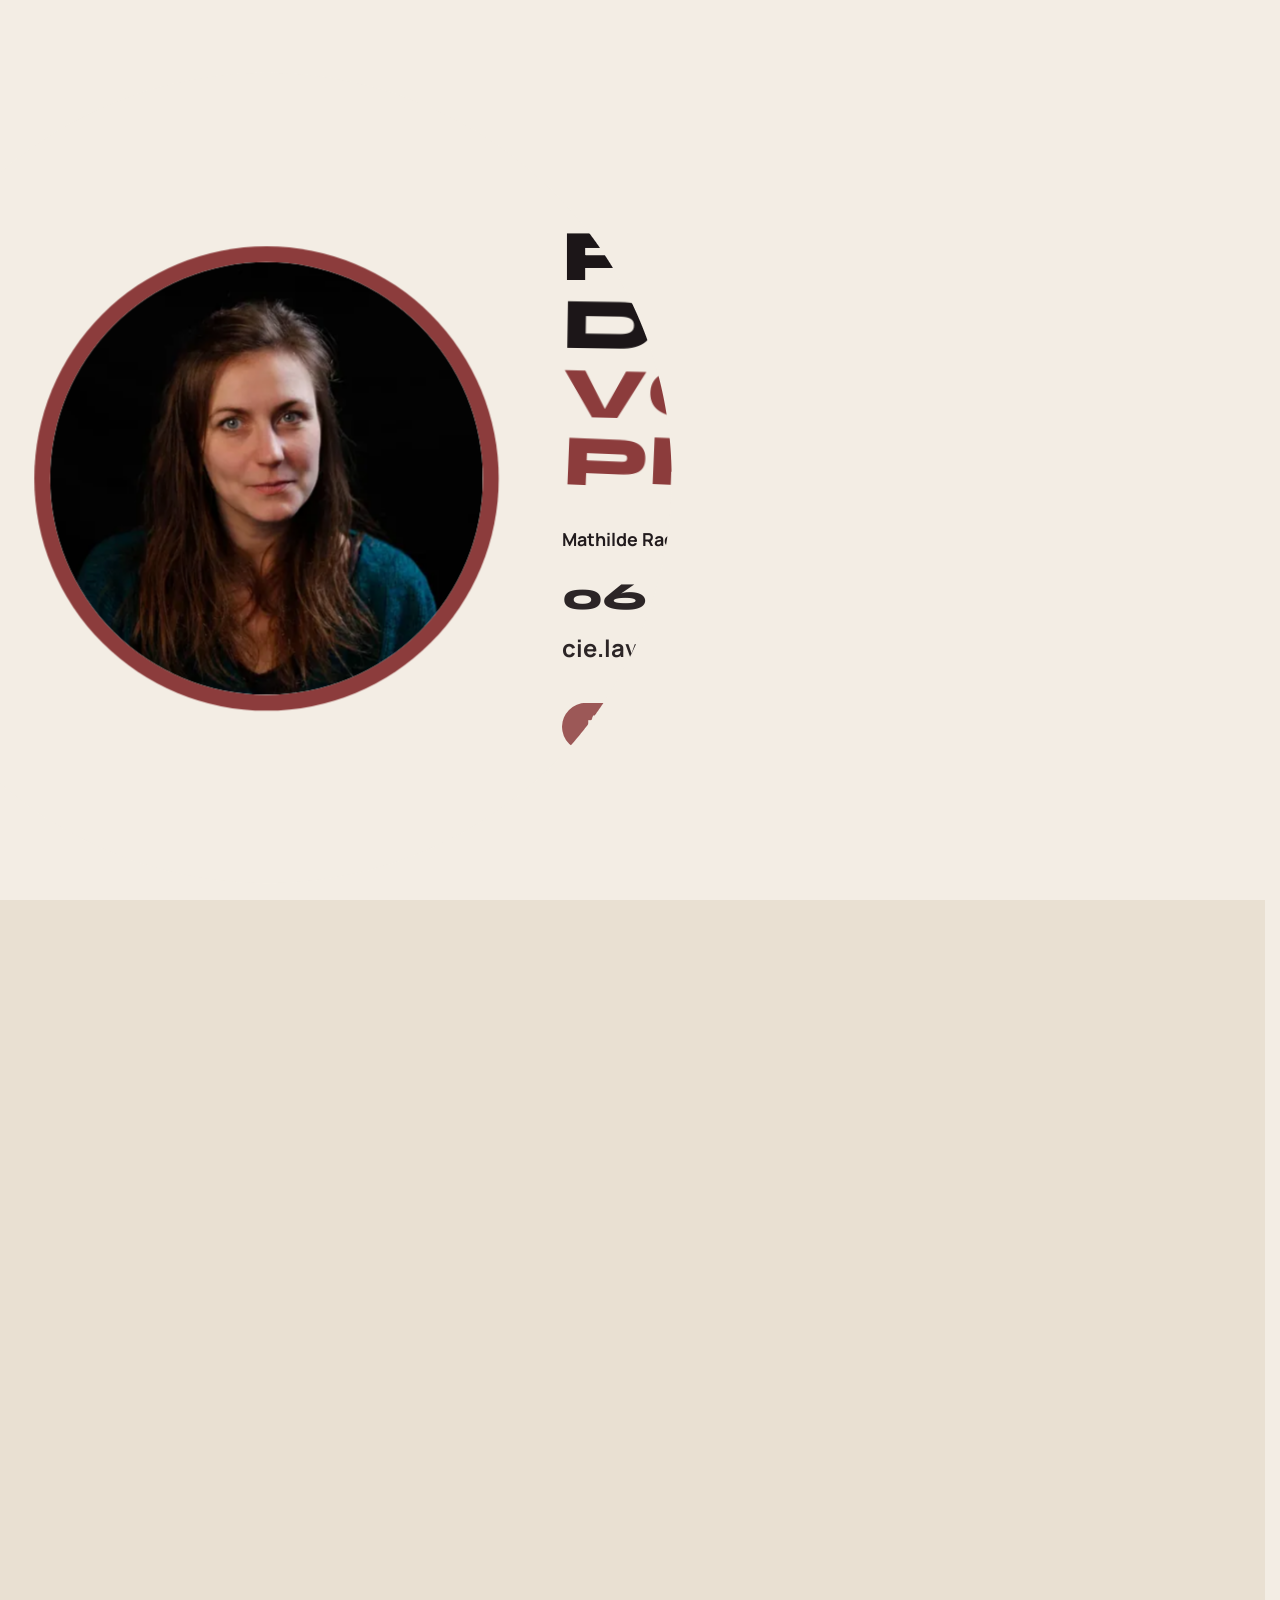
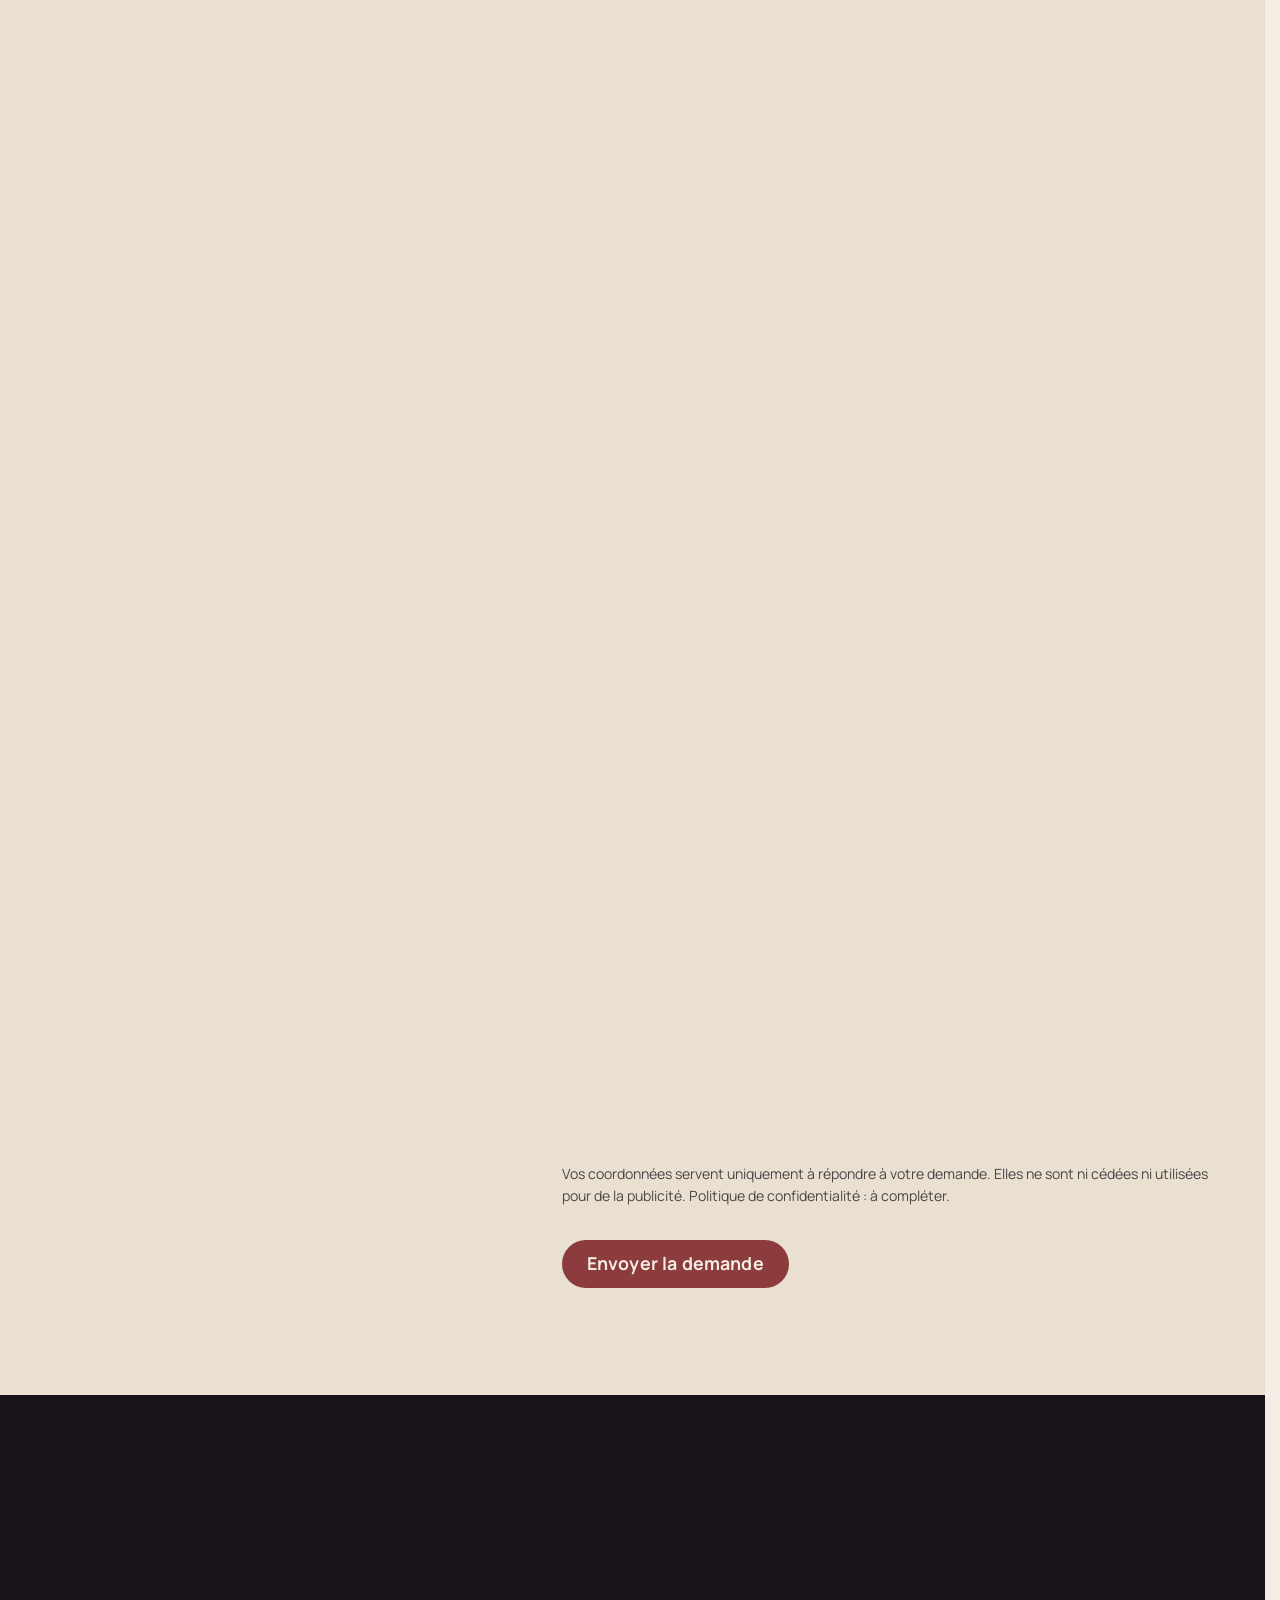
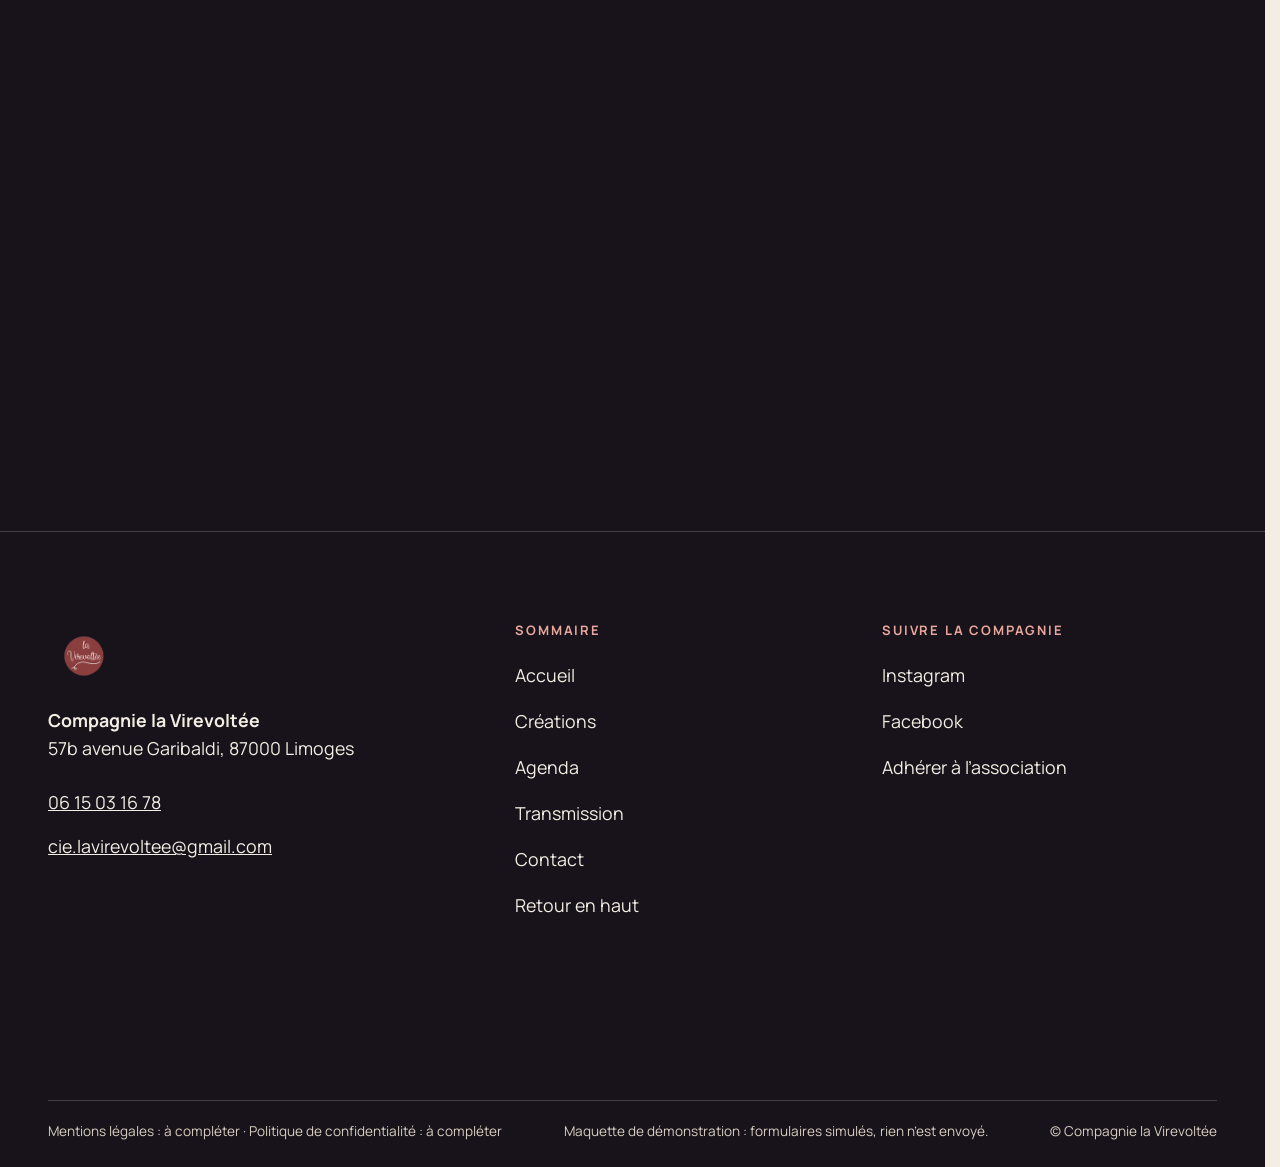
<file: contact.html>
<!doctype html>
<html lang="fr" data-v="2" data-curseur>
<head>
<meta charset="utf-8">
<meta name="viewport" content="width=device-width, initial-scale=1, viewport-fit=cover">
<title>Contact : programmer la Compagnie la Virevoltée</title>
<meta name="description" content="Programmer une création, monter un projet d’éducation artistique ou un coaching scénique : écrire ou appeler Mathilde Rader.">
<meta name="robots" content="noindex, nofollow">
<link rel="canonical" href="https://la-virevoltee-maquette.vercel.app/contact">
<style>:root{--fond:#F3EDE4;--texte:#1C1618;--voile-fond:#8C3C3C;--ouverture-fond:#F3EDE4;--menu-fond:#18131A}:root { --entete-h: 72px; --barres-h: 0px; } html { background: var(--fond); color: var(--texte); scrollbar-gutter: stable; } body { margin: 0; background: var(--fond); } html.js:not(.secours):not([data-arrivee="retour"]) [data-anime] { opacity: 0; } html.js:not(.secours):not([data-arrivee="retour"]) [data-anime].vu { opacity: 1; } [data-voile] { position: fixed; inset: 0; z-index: 900; background: var(--voile-fond); transform: translateY(100%); visibility: hidden; pointer-events: none; } html[data-arrivee="voile"]:not(.voile-leve):not(.secours) [data-voile] { transform: none; visibility: visible; } html.secours [data-voile] { visibility: hidden !important; } .ouverture-panneau { position: fixed; inset: 0; z-index: 850; display: none; place-content: center; justify-items: center; background: var(--ouverture-fond, var(--voile-fond)); color: var(--fond); text-align: center; } html.js[data-arrivee="intro"]:not(.secours):not(.intro-finie) .ouverture-panneau { display: grid; } html.defilement-bloque, html.defilement-bloque body, html.js[data-arrivee="intro"]:not(.secours):not(.intro-finie), html.js[data-arrivee="intro"]:not(.secours):not(.intro-finie) body, html[data-arrivee="voile"]:not(.voile-leve):not(.secours), html[data-arrivee="voile"]:not(.voile-leve):not(.secours) body { overflow: hidden; } html.js[data-arrivee="intro"]:not(.secours):not(.intro-finie) { background-color: var(--ouverture-fond, var(--voile-fond)); } html[data-arrivee="voile"]:not(.voile-leve):not(.secours) { background-color: var(--voile-fond); }</style>
<script>(function () {
var d = document.documentElement, ss = null, ls = null;
try { ss = window.sessionStorage; ls = window.localStorage; } catch (e) {}
d.classList.add('js');
var nav = performance.getEntriesByType ? performance.getEntriesByType('navigation')[0] : null;
var type = nav ? nav.type : 'navigate';
var depart = null;
try { depart = JSON.parse(ss.getItem('socle:depart') || 'null'); ss.removeItem('socle:depart'); } catch (e) {}
if (depart && !(Date.now() - depart.t < 15000)) depart = null;
var mode = type === 'back_forward' ? 'retour' : type === 'reload' ? 'intro' : depart ? 'voile' : 'intro';
d.setAttribute('data-arrivee', mode);
if (mode === 'voile' && depart.couleur) d.style.setProperty('--voile-fond', depart.couleur);
if (type === 'reload' && 'scrollRestoration' in history) {
history.scrollRestoration = 'manual';
}
try {
var choisie = ls && ls.getItem('socle:langue');
var langue = (d.lang || '').slice(0, 2);
if (choisie && choisie !== langue && type === 'navigate' && !depart) {
var alt = document.querySelector('link[rel="alternate"][hreflang="' + choisie + '"]');
if (alt) location.replace(new URL(alt.href).pathname + location.search + location.hash);
}
} catch (e) {}
setTimeout(function () { if (!d.classList.contains('demarre')) d.classList.add('secours'); }, 2000);
})();</script>
<link rel="preload" href="/assets/fonts/syne-latin-800-normal.woff2" as="font" type="font/woff2" crossorigin>
<link rel="preload" href="/assets/fonts/manrope-latin-400-normal.woff2" as="font" type="font/woff2" crossorigin>
<link rel="stylesheet" href="/assets/css/socle.css?v=2">
<link rel="stylesheet" href="/assets/css/site.css?v=2">
<link rel="modulepreload" href="/assets/js/site.js?v=2">
<link rel="modulepreload" href="/assets/js/socle/index.js?v=2">
<script src="/assets/vendor/gsap.min.js" defer></script>
<script src="/assets/vendor/ScrollTrigger.min.js" defer></script>
<script src="/assets/vendor/SplitText.min.js" defer></script>
<script type="module" src="/assets/js/site.js?v=2"></script>
<meta name="theme-color" content="#F3EDE4">
<link rel="icon" href="/assets/images/favicon.png" type="image/png">
<link rel="apple-touch-icon" href="/assets/images/apple-touch-icon.png">
<meta property="og:type" content="website">
<meta property="og:site_name" content="Compagnie la Virevoltée">
<meta property="og:locale" content="fr_FR">
<meta property="og:title" content="Contact : programmer la Compagnie la Virevoltée">
<meta property="og:description" content="Programmer une création, monter un projet d’éducation artistique ou un coaching scénique : écrire ou appeler Mathilde Rader.">
<meta property="og:url" content="https://la-virevoltee-maquette.vercel.app/contact">
<meta property="og:image" content="https://la-virevoltee-maquette.vercel.app/assets/partage/contact-fr.jpg">
<meta property="og:image:width" content="1200">
<meta property="og:image:height" content="630">
<meta property="og:image:alt" content="Mathilde Rader, directrice artistique de la Compagnie la Virevoltée">
<meta name="twitter:card" content="summary_large_image">
<script type="application/ld+json">{"@context":"https://schema.org","@type":"PerformingGroup","name":"Compagnie la Virevoltée","url":"https://la-virevoltee-maquette.vercel.app/","telephone":"+33615031678","email":"cie.lavirevoltee@gmail.com","foundingDate":"2020-10","founder":{"@type":"Person","name":"Mathilde Rader"},"address":{"@type":"PostalAddress","streetAddress":"57b avenue Garibaldi","postalCode":"87000","addressLocality":"Limoges","addressCountry":"FR"},"sameAs":["https://www.instagram.com/cie_la.virevoltee/","https://www.facebook.com/Cie-la-Virevolt%C3%A9e-Mathilde-Rader-115902940333047"],"description":"Compagnie de danse contemporaine basée à Limoges, créée en 2020 par la danseuse Mathilde Rader : spectacles pour la rue et la scène, éducation artistique, coaching scénique."}</script>
</head>
<body id="haut">
<div data-voile data-forme="iris" aria-hidden="true"><div class="voile-contenu"><img src="/assets/images/logo-160.png" alt="" width="72" height="72"><span data-voile-libelle>Contact</span></div></div>
<div class="ouverture-panneau" data-ouverture aria-hidden="true">
  <div class="ouverture-objet" data-ouverture-objet>
    <svg class="toupie-anneau" viewBox="0 0 200 200" aria-hidden="true"><defs><path id="anneau-intro" d="M100 100 m-82 0 a82 82 0 1 1 164 0 a82 82 0 1 1 -164 0"/></defs><text><textPath href="#anneau-intro" textLength="508">Compagnie de danse contemporaine · Limoges · depuis 2020 · </textPath></text></svg>
    <img class="ouverture-logo" src="/assets/images/logo-160.png" alt="" width="120" height="120">
  </div>
</div>
<a class="evitement" href="#contenu">Aller au contenu</a>
<header data-entete>
  <div class="entete-rangee">
    <a class="entete-logo" href="/" aria-label="Compagnie la Virevoltée, accueil" data-libelle="Accueil">
      <img src="/assets/images/logo-160.png" alt="" width="44" height="44"><span class="entete-nom">la Virevoltée</span>
    </a>
    <nav data-nav aria-label="Navigation principale">
      <ul><li><a href="/creations" data-libelle="Créations">Créations</a></li><li><a href="/agenda" data-libelle="Agenda">Agenda</a></li><li><a href="/transmission" data-libelle="Transmission">Transmission</a></li><li><a href="/contact" data-libelle="Contact" aria-current="page">Contact</a></li></ul>
    </nav>
    <div class="entete-actions">
      <a class="bouton" href="/contact?sujet=programmation#demande" data-libelle="Contact">Programmer</a>
      <button type="button" data-menu-bouton aria-controls="menu" aria-expanded="false" data-libelle-ouvrir="Menu" data-libelle-fermer="Fermer"><span data-libelle-bouton>Menu</span></button>
      <a class="menu-sansjs" href="#menu" data-menu-lien>Menu</a>
    </div>
  </div>
</header>
<script>/* Avant le premier affichage : rangées de la navigation (même règle que ajusterNav dans assets/js/socle/entete.js)
   et hauteur réelle de l'en-tête, pour que rien ne saute quand le JavaScript du site prend la main. */
(function () {
  var h = document.documentElement, u = document.querySelector('[data-nav] ul'), e = document.querySelector('[data-entete]');
  if (u) {
    var deborde = function () { return u.scrollWidth > u.clientWidth + 1; }, c = deborde();
    if (c && window.matchMedia('(min-width: 900px)').matches) {
      h.classList.add('nav-deux-rangees'); c = deborde();
      if (c) { h.classList.add('nav-deux-lignes'); var a = u.querySelector('a'); c = !a || u.getBoundingClientRect().height > a.getBoundingClientRect().height * 2.5; }
      if (c) h.classList.remove('nav-deux-rangees', 'nav-deux-lignes');
    }
    if (c) h.classList.add('nav-compacte');
  }
  if (e) h.style.setProperty('--entete-h', Math.round(e.getBoundingClientRect().height) + 'px');
})();</script>
<span id="menu-ferme" aria-hidden="true"></span>
<div id="menu" data-menu role="dialog" aria-modal="true" aria-label="Menu">
  <p class="menu-sansjs-fermer"><a href="#menu-ferme">Fermer</a></p>
  <ul><li style="--i:0"><a href="/" class="menu-lien" data-libelle="Accueil">Accueil</a></li><li style="--i:1"><a href="/creations" class="menu-lien" data-libelle="Créations">Créations</a></li><li style="--i:2"><a href="/agenda" class="menu-lien" data-libelle="Agenda">Agenda</a></li><li style="--i:3"><a href="/transmission" class="menu-lien" data-libelle="Transmission">Transmission</a></li><li style="--i:4"><a href="/contact" class="menu-lien" data-libelle="Contact" aria-current="page">Contact</a></li></ul>
  <p class="menu-contact"><a class="bouton" href="tel:+33615031678">Appeler 06 15 03 16 78</a> <a class="menu-mail" href="mailto:cie.lavirevoltee@gmail.com">cie.lavirevoltee@gmail.com</a></p>
</div>
<main id="contenu" tabindex="-1">
<section class="ouv ouv--contact" id="debut" aria-labelledby="titre-contact">
  <div class="conteneur ouv-contact-grille">
    <div class="contact-disque" data-iris-centre="disque" data-effet="portrait-disque">
      <figure class="media contact-portrait" style="--cadrage:50% 40%;aspect-ratio:1 / 1">
  <picture>
    <img src="/assets/images/contact-mathilde-800.webp" srcset="/assets/images/contact-mathilde-480.webp 480w, /assets/images/contact-mathilde-800.webp 800w" sizes="(max-width: 760px) 56vw, 26vw" alt="Mathilde Rader, directrice artistique de la compagnie" width="800" height="800" fetchpriority="high" loading="eager" decoding="async">
  </picture>
</figure>
    </div>
    <div class="ouv-contact-texte">
      <p class="surtitre" data-ouv>Contact</p>
      <h1 class="titre-geant titre-geant--encre titre-geant--moyen" id="titre-contact" data-anime="gsap" data-grille="typo"><span class="l">Parlons de</span> <span class="l l--accent">votre projet</span></h1>
      <p class="contact-qui" data-ouv><strong>Mathilde Rader</strong>, Administration, diffusion et direction artistique</p>
      <p class="contact-grand" data-ouv data-info-cle><a href="tel:+33615031678">06 15 03 16 78</a><br><a class="contact-mail" href="mailto:cie.lavirevoltee@gmail.com">cie.lavirevoltee@gmail.com</a></p>
      <p class="ouv-actions" data-ouv><a class="bouton" href="#demande" data-action-principale data-sans-transition data-survol="magnetique">Écrire une demande</a> <span class="ouv-info ouv-info--encre">Réponse par e-mail ou par téléphone</span></p>
    </div>
  </div>
</section>
<section class="demande" id="demande" aria-labelledby="demande-titre">
  <div class="conteneur demande-grille">
    <div class="demande-cote">
      <h2 id="demande-titre" class="titre-section" data-anime="lignes">Votre demande</h2>
      <p data-anime>Trois questions, et la compagnie revient vers vous.</p>
      <figure class="media demande-media" data-anime="rideau" style="--cadrage:50% 50%;aspect-ratio:4 / 5">
  <picture>
    <img src="/assets/images/contact-epaule-800.webp" srcset="/assets/images/contact-epaule-480.webp 480w, /assets/images/contact-epaule-800.webp 800w" sizes="(max-width: 760px) 60vw, 28vw" alt="Une main posée sur une épaule, en gros plan" width="800" height="1000" loading="lazy" decoding="async">
  </picture>
</figure>
    </div>
    <form class="formulaire" data-formulaire novalidate>
      <fieldset class="etape" data-anime>
        <legend><span class="etape-num">1</span> Votre projet</legend>
        <fieldset class="tuiles">
          <legend class="tuiles-titre">Objet de la demande</legend>
          <label class="tuile">
            <input type="radio" name="sujet" value="programmation" checked>
            <figure class="media tuile-rond" style="--cadrage:50% 50%">
  <picture>
    <img src="/assets/images/rond-nocturnes-900.webp" srcset="/assets/images/rond-nocturnes-320.webp 320w, /assets/images/rond-nocturnes-640.webp 640w, /assets/images/rond-nocturnes-900.webp 900w" sizes="72px" alt="" width="900" height="900" loading="lazy" decoding="async">
  </picture>
</figure>
            <span class="tuile-nom">Programmer une création</span>
          </label><label class="tuile">
            <input type="radio" name="sujet" value="mediation">
            <figure class="media tuile-rond" style="--cadrage:50% 50%">
  <picture>
    <img src="/assets/images/transmission-eac-640.webp" srcset="/assets/images/transmission-eac-480.webp 480w, /assets/images/transmission-eac-640.webp 640w" sizes="72px" alt="" width="640" height="427" loading="lazy" decoding="async">
  </picture>
</figure>
            <span class="tuile-nom">Projet d’éducation artistique</span>
          </label><label class="tuile">
            <input type="radio" name="sujet" value="coaching">
            <figure class="media tuile-rond" style="--cadrage:50% 50%">
  <picture>
    <img src="/assets/images/rond-souffle-900.webp" srcset="/assets/images/rond-souffle-320.webp 320w, /assets/images/rond-souffle-640.webp 640w, /assets/images/rond-souffle-900.webp 900w" sizes="72px" alt="" width="900" height="900" loading="lazy" decoding="async">
  </picture>
</figure>
            <span class="tuile-nom">Coaching scénique</span>
          </label><label class="tuile">
            <input type="radio" name="sujet" value="dada">
            <figure class="media tuile-rond tuile-rond--logo" style="--cadrage:50% 50%">
  <picture>
    <img src="/assets/images/dada-logo-480.webp" srcset="/assets/images/dada-logo-240.webp 240w, /assets/images/dada-logo-480.webp 480w" sizes="72px" alt="" width="480" height="660" loading="lazy" decoding="async">
  </picture>
</figure>
            <span class="tuile-nom">Dada Collectif</span>
          </label><label class="tuile">
            <input type="radio" name="sujet" value="autre">
            <span class="tuile-rond tuile-rond--marque" aria-hidden="true"><img src="/assets/images/logo-160.png" alt="" width="64" height="64" loading="lazy"></span>
            <span class="tuile-nom">Autre demande</span>
          </label>
        </fieldset>
        <div class="champ">
          <label for="creation">Création concernée</label>
          <select id="creation" name="creation"><option value="">Je ne sais pas encore</option><option value="inshift">InShift</option><option value="nocturnes">NOCTURNES</option><option value="echo">L’écho d’une chute</option><option value="doline">DOLINE</option><option value="souffle">Souffle</option></select>
        </div>
      </fieldset>
      <fieldset class="etape" data-anime>
        <legend><span class="etape-num">2</span> Quand et où</legend>
        <div class="champ">
    <label for="periode">Période souhaitée</label>
    <input id="periode" name="periode" type="text" aria-describedby="periode-aide">
    <p class="champ-aide" id="periode-aide">Par exemple : printemps 2027, ou une date précise</p>
  </div>
        <div class="champ">
    <label for="lieu">Ville et lieu</label>
    <input id="lieu" name="lieu" type="text" aria-describedby="lieu-aide">
    <p class="champ-aide" id="lieu-aide">Salle, espace public, établissement…</p>
  </div>
      </fieldset>
      <fieldset class="etape" data-anime>
        <legend><span class="etape-num">3</span> Vos coordonnées</legend>
        <div class="champ">
    <label for="nom">Nom et prénom *</label>
    <input id="nom" name="nom" type="text" required autocomplete="name">
  </div>
        <div class="champ">
    <label for="structure">Structure (facultatif)</label>
    <input id="structure" name="structure" type="text" autocomplete="organization">
  </div>
        <div class="champ">
    <label for="email">E-mail *</label>
    <input id="email" name="email" type="email" required autocomplete="email">
  </div>
        <div class="champ">
    <label for="telephone">Téléphone (facultatif)</label>
    <input id="telephone" name="telephone" type="tel" autocomplete="tel">
  </div>
        <div class="champ"><label for="message">Votre message *</label><textarea id="message" name="message" rows="5" required></textarea></div>
      </fieldset>
      <p class="rgpd">Vos coordonnées servent uniquement à répondre à votre demande. Elles ne sont ni cédées ni utilisées pour de la publicité. Politique de confidentialité : à compléter.</p>
      <p><button type="submit" class="bouton">Envoyer la demande</button></p>
      <div class="envoi-retour" data-grille="retour">
        <div class="tampon" hidden aria-hidden="true"><img src="/assets/images/logo-160.png" alt="" width="96" height="96" loading="lazy"><span>Demande prête</span></div>
        <p class="message-envoi" data-message-envoi data-texte="Maquette : aucun message n’a été envoyé. Sur le site final, la demande arrivera dans la boîte de la compagnie." tabindex="-1" role="status" hidden></p>
      </div>
    </form>
  </div>
</section>
<section class="pro plateau" id="programmateurs" aria-labelledby="pro-titre">
  <div class="conteneur pro-grille">
    <div>
      <h2 id="pro-titre" class="titre-section" data-anime="lignes">Pour programmer la compagnie</h2>
      <p data-anime>Association la Virevoltée, loi 1901, créée le 29 septembre 2020</p>
      <dl class="fiche fiche--pro" data-anime="cascade">
        <div><dt>Siège</dt><dd>57b avenue Garibaldi, 87000 Limoges</dd></div>
        <div><dt>SIRET</dt><dd>890 194 244 00020</dd></div>
        <div><dt>Code APE</dt><dd>9001Z</dd></div>
        <div><dt>Licences d’entrepreneur de spectacles</dt><dd>L-D-20-005985 (catégorie 2) · L-D-20-005986 (catégorie 3)</dd></div>
        <div><dt>Bureau</dt><dd>Nicolas Sarre, président · Laura Messina, trésorière · Miguel Araujo, secrétaire</dd></div>
      </dl>
    </div>
    <div class="soutenir" data-anime>
      <img class="soutenir-logo" src="/assets/images/logo-160.png" alt="" width="120" height="120" loading="lazy" data-effet="logo-tourne" data-visuel>
      <h2 class="titre-section titre-section--petit">Soutenir la compagnie</h2>
      <p>Adhérer à l’association, c’est aider la compagnie à créer et à transmettre. L’adhésion se fait en ligne sur HelloAsso.</p>
      <p class="soutenir-liens"><a class="bouton bouton--clair" href="https://www.helloasso.com/associations/compagnie-la-virevoltee/adhesions/adhesion" target="_blank" rel="noopener">Adhérer à l’association <span class="visuellement-cache">(nouvel onglet)</span></a>
        <a class="lien-fleche" href="https://www.instagram.com/cie_la.virevoltee/" target="_blank" rel="noopener">Instagram <span class="visuellement-cache">(nouvel onglet)</span></a>
        <a class="lien-fleche" href="https://www.facebook.com/Cie-la-Virevolt%C3%A9e-Mathilde-Rader-115902940333047" target="_blank" rel="noopener">Facebook <span class="visuellement-cache">(nouvel onglet)</span></a></p>
    </div>
  </div>
</section>
</main>
<footer class="pied" id="pied">
  <div class="conteneur pied-grille">
    <div class="pied-marque">
      <img src="/assets/images/logo-160.png" alt="" width="72" height="72" loading="lazy">
      <p><strong>Compagnie la Virevoltée</strong><br>57b avenue Garibaldi, 87000 Limoges</p>
      <p><a href="tel:+33615031678">06 15 03 16 78</a><br><a href="mailto:cie.lavirevoltee@gmail.com">cie.lavirevoltee@gmail.com</a></p>
    </div>
    <nav aria-label="Sommaire">
      <p class="pied-titre">Sommaire</p>
      <ul><li><a href="/" data-libelle="Accueil">Accueil</a></li><li><a href="/creations" data-libelle="Créations">Créations</a></li><li><a href="/agenda" data-libelle="Agenda">Agenda</a></li><li><a href="/transmission" data-libelle="Transmission">Transmission</a></li><li><a href="/contact" data-libelle="Contact" aria-current="page">Contact</a></li><li><a href="#haut" data-sans-transition>Retour en haut</a></li></ul>
    </nav>
    <div>
      <p class="pied-titre">Suivre la compagnie</p>
      <ul>
        <li><a href="https://www.instagram.com/cie_la.virevoltee/" target="_blank" rel="noopener">Instagram <span class="visuellement-cache">(nouvel onglet)</span></a></li>
        <li><a href="https://www.facebook.com/Cie-la-Virevolt%C3%A9e-Mathilde-Rader-115902940333047" target="_blank" rel="noopener">Facebook <span class="visuellement-cache">(nouvel onglet)</span></a></li>
        <li><a href="https://www.helloasso.com/associations/compagnie-la-virevoltee/adhesions/adhesion" target="_blank" rel="noopener">Adhérer à l’association <span class="visuellement-cache">(nouvel onglet)</span></a></li>
      </ul>
    </div>
  </div>
  <p class="pied-geant" aria-hidden="true" data-audit-ignorer data-anime="lettres">la Virevoltée</p>
  <div class="conteneur pied-bas"><p>Mentions légales : à compléter · Politique de confidentialité : à compléter</p><p>Maquette de démonstration : formulaires simulés, rien n’est envoyé.</p><p>© Compagnie la Virevoltée</p></div>
</footer>
<div data-barre-fixe>
  <a class="bouton bouton--contour" href="tel:+33615031678">Appeler</a>
  <a class="bouton" href="/contact?sujet=programmation#demande" data-libelle="Contact">Programmer</a>
</div>
</body>
</html>
</file>
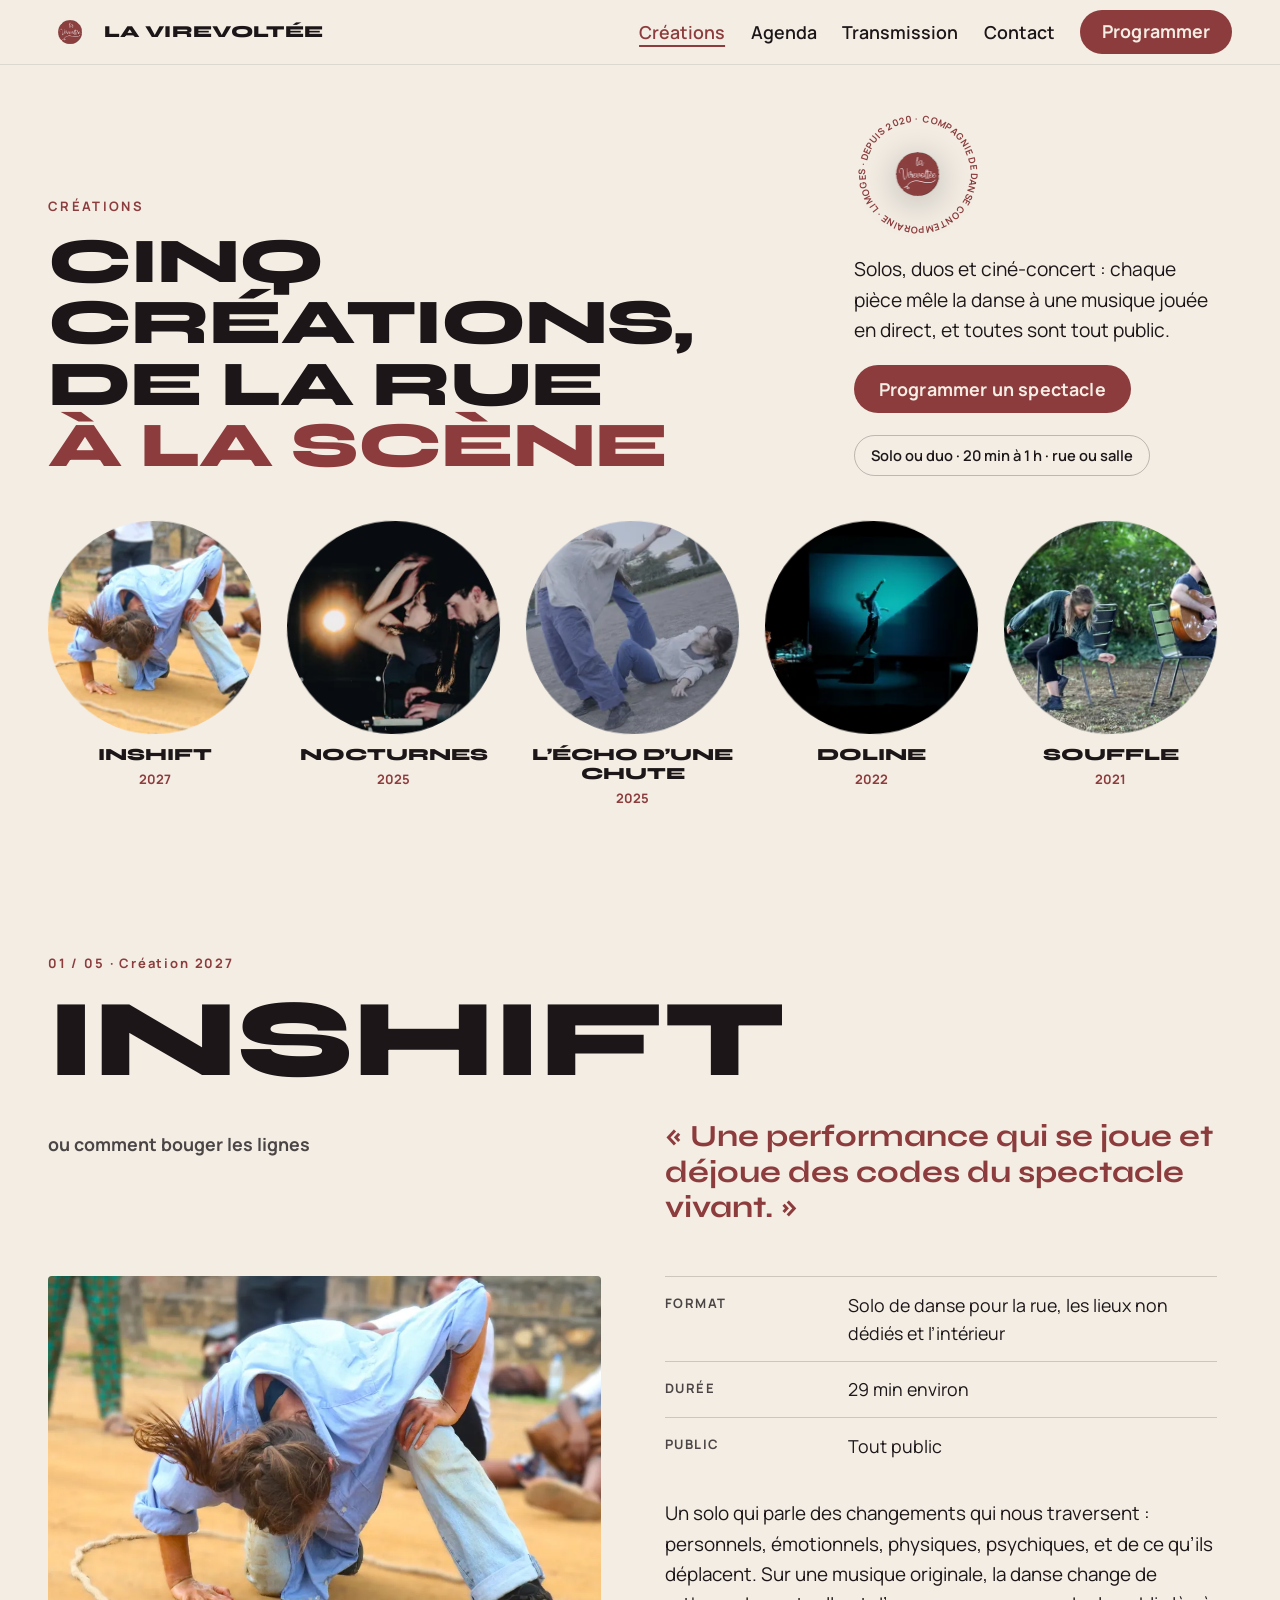
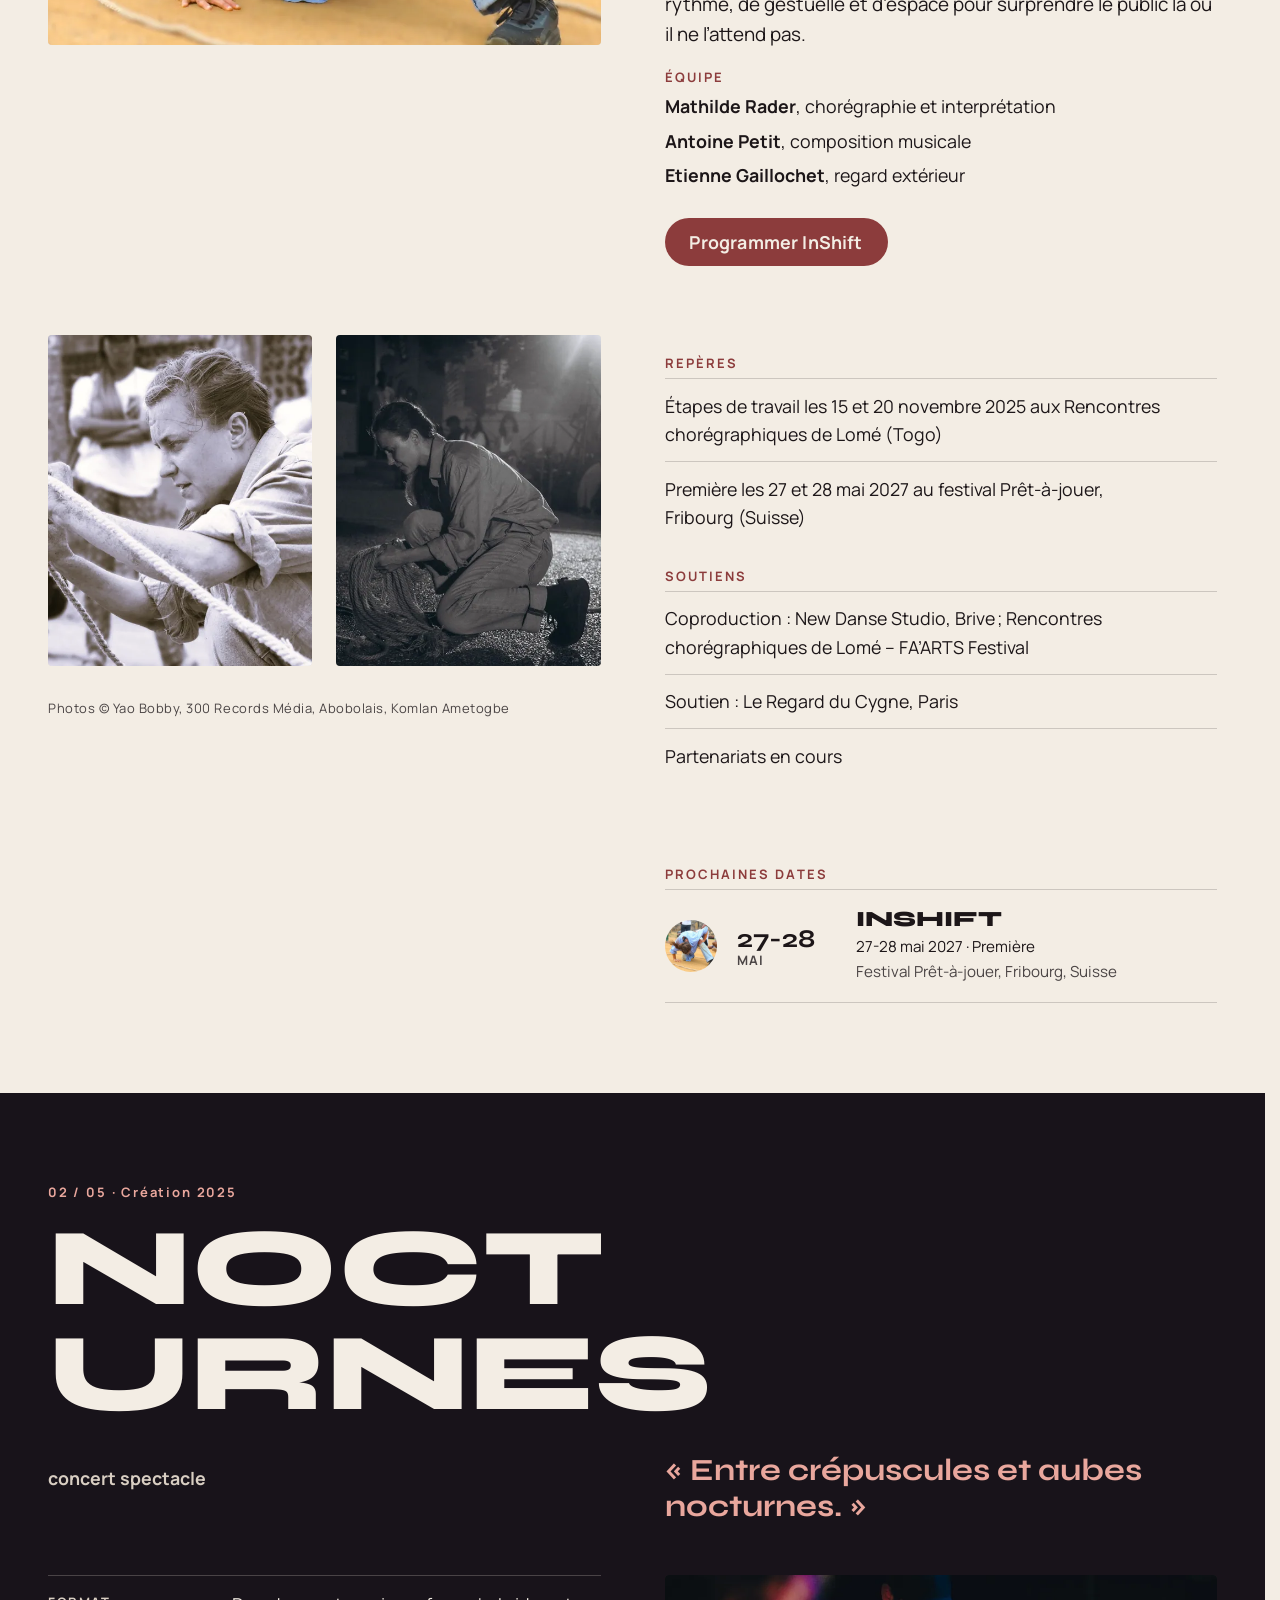
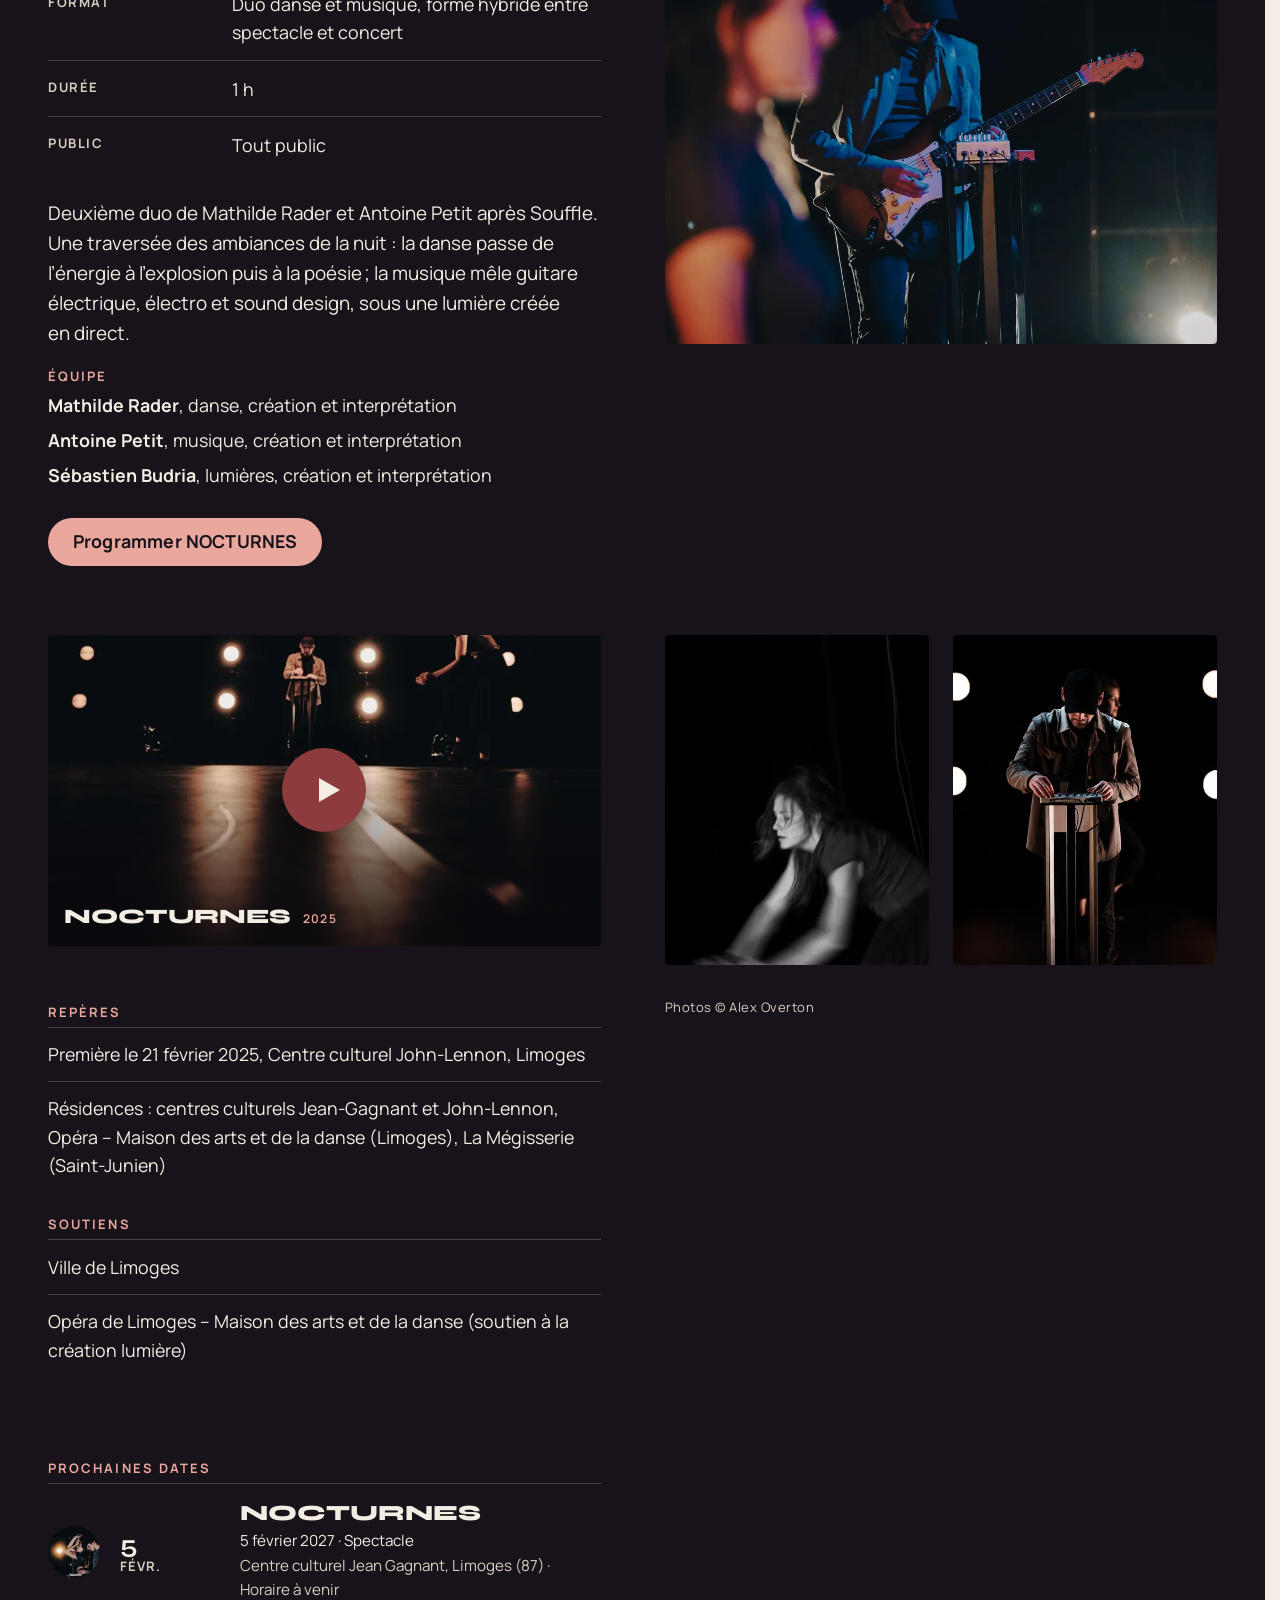
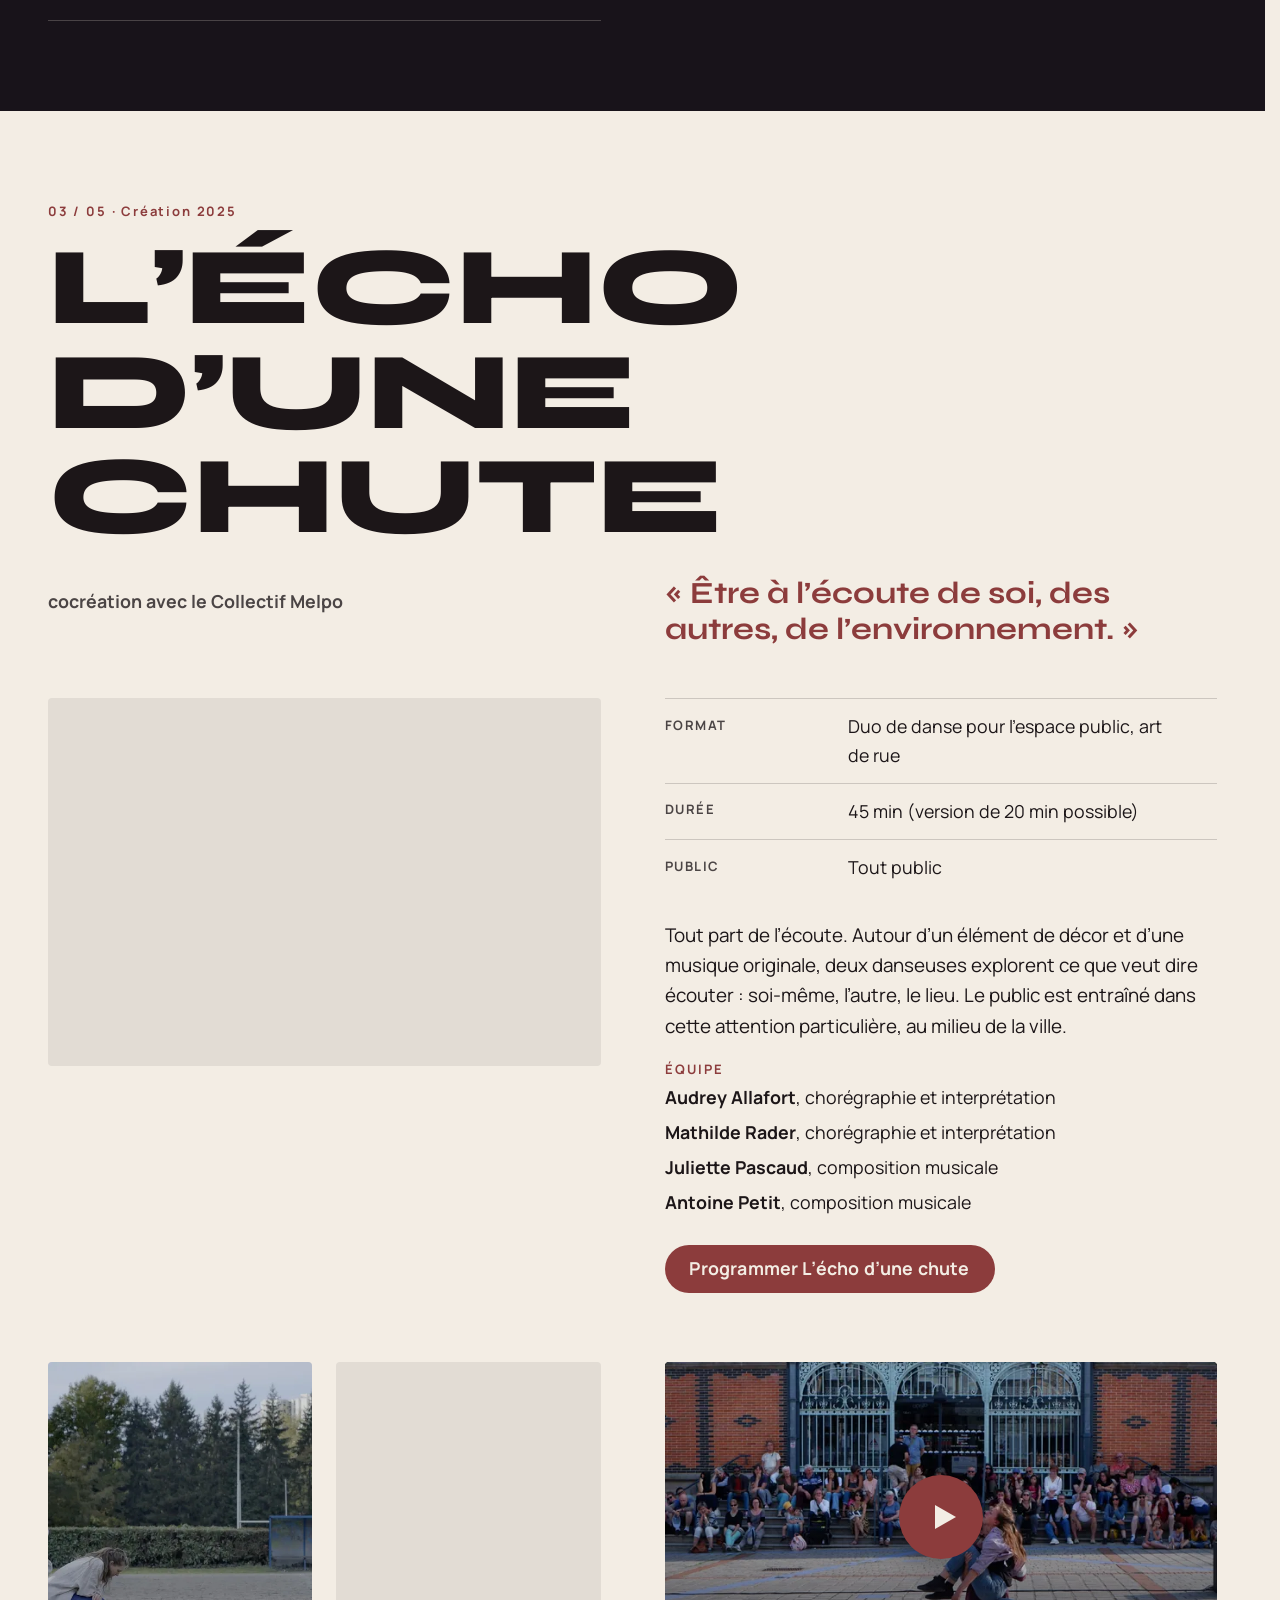
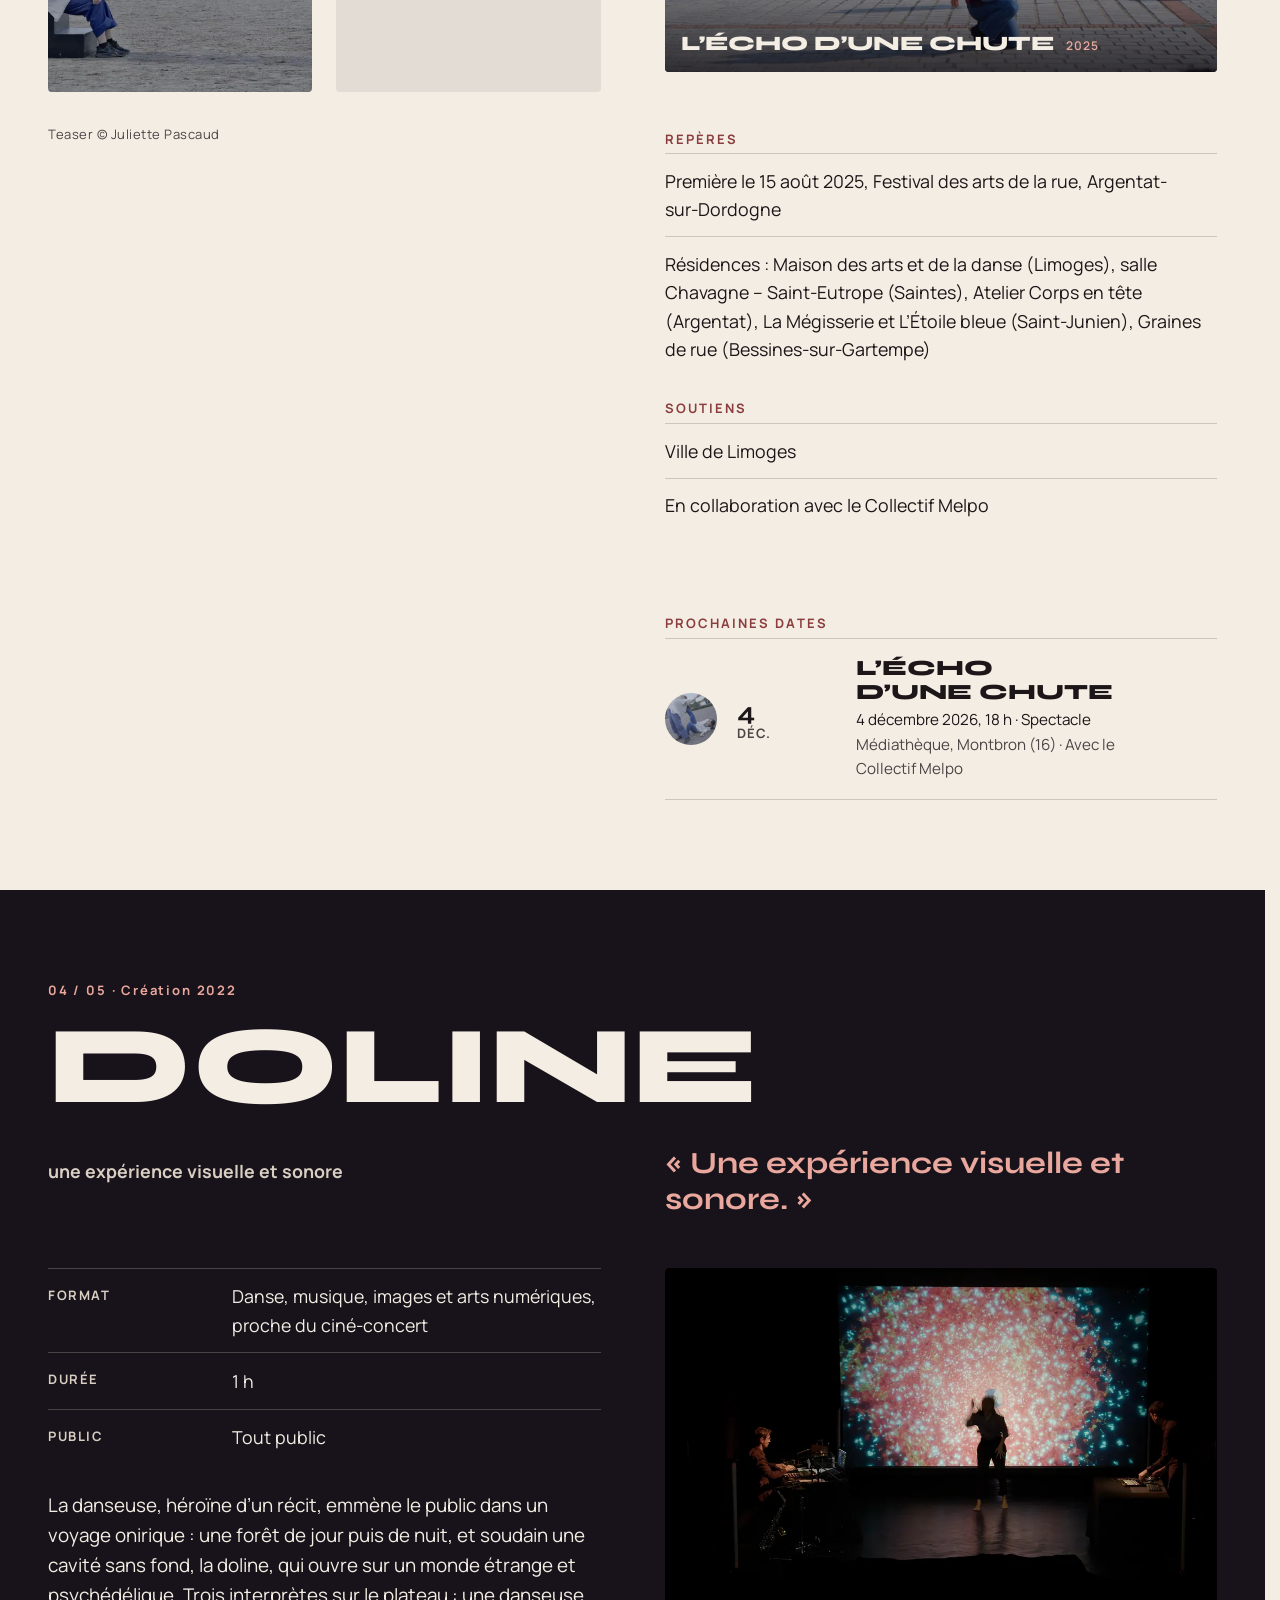
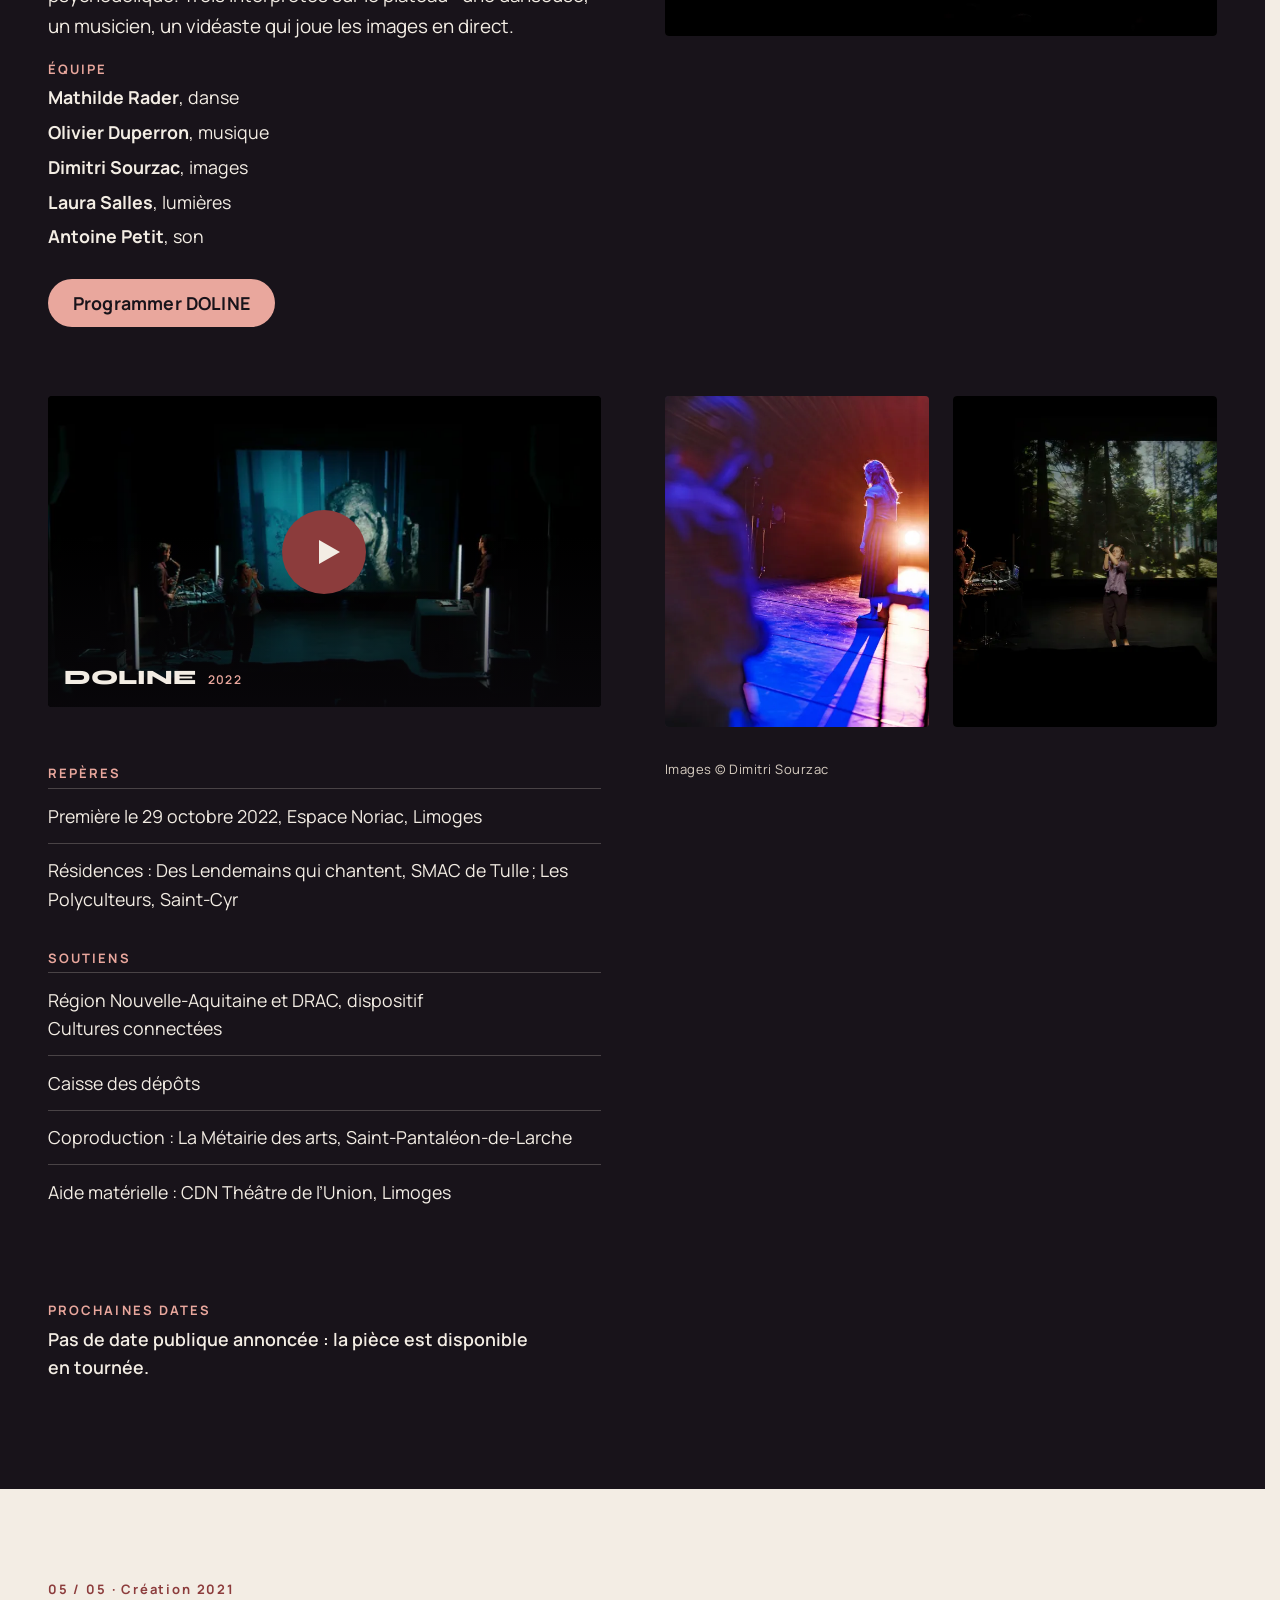
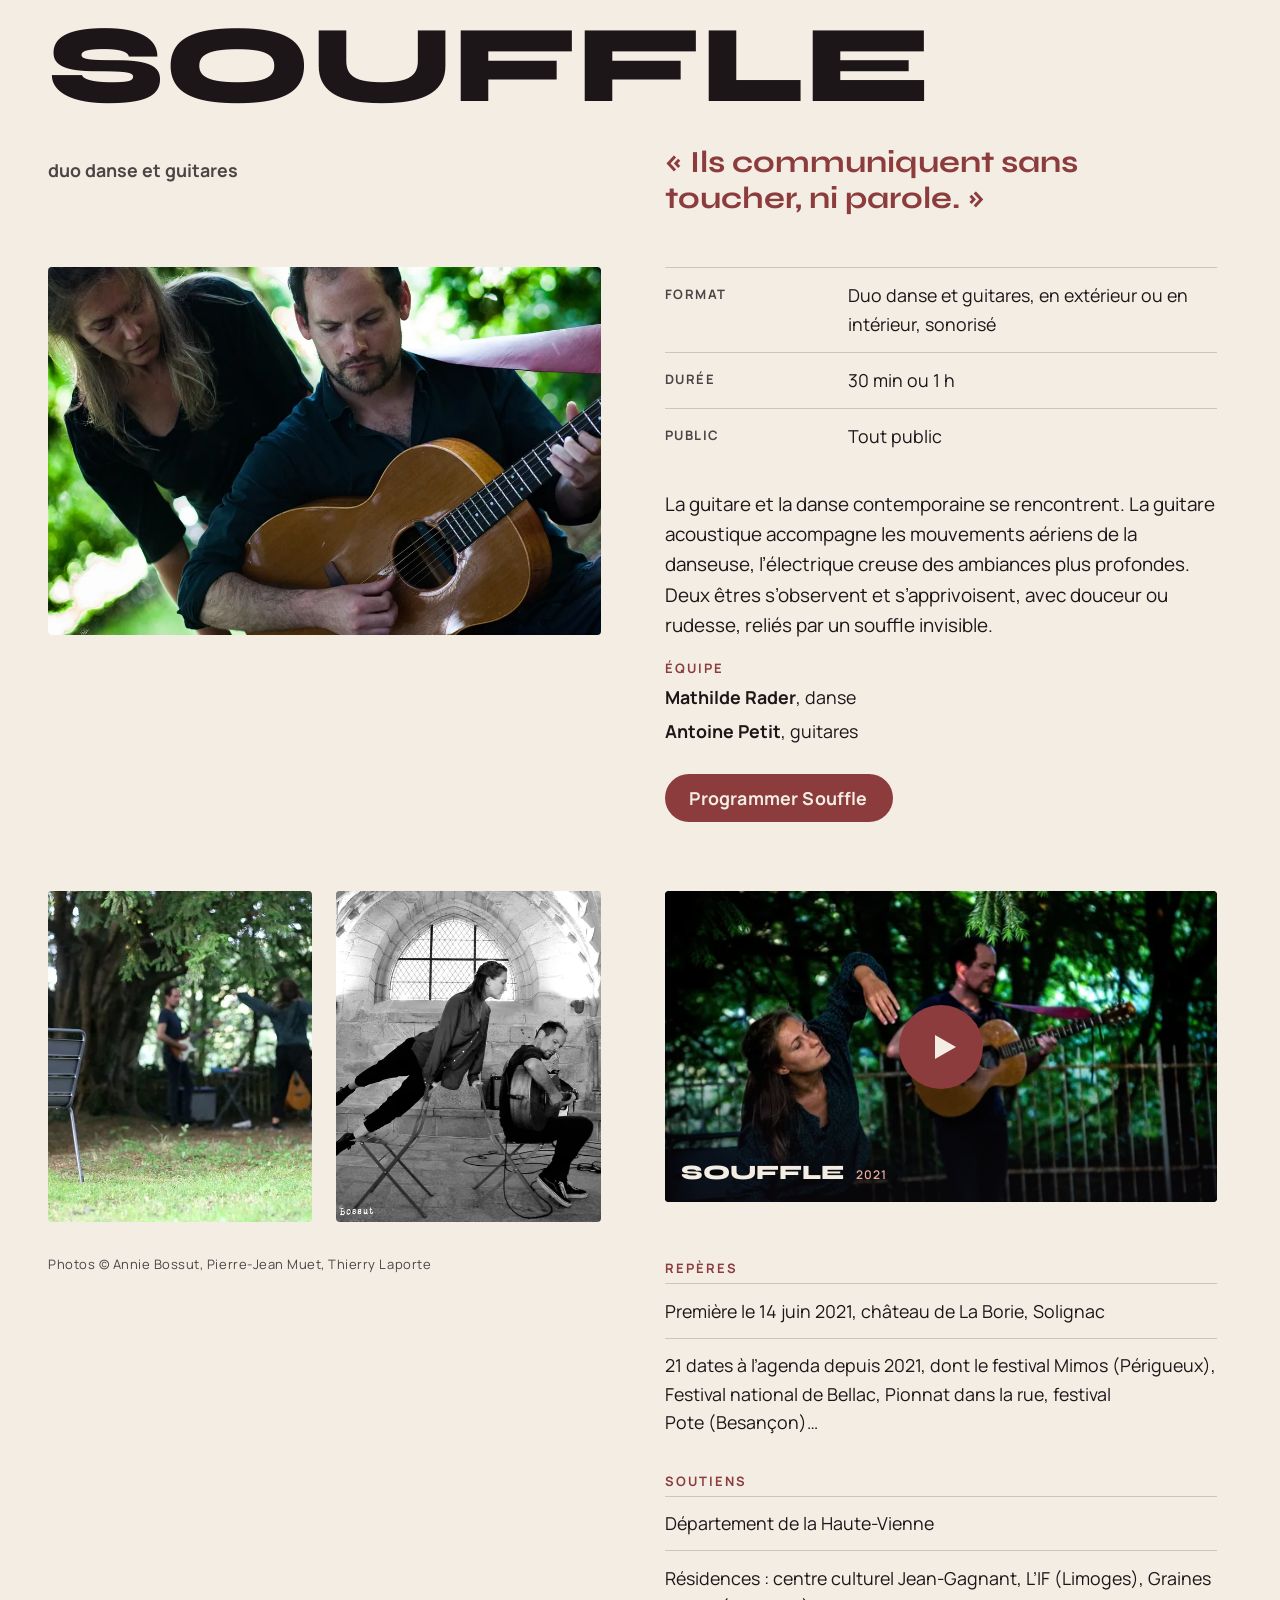
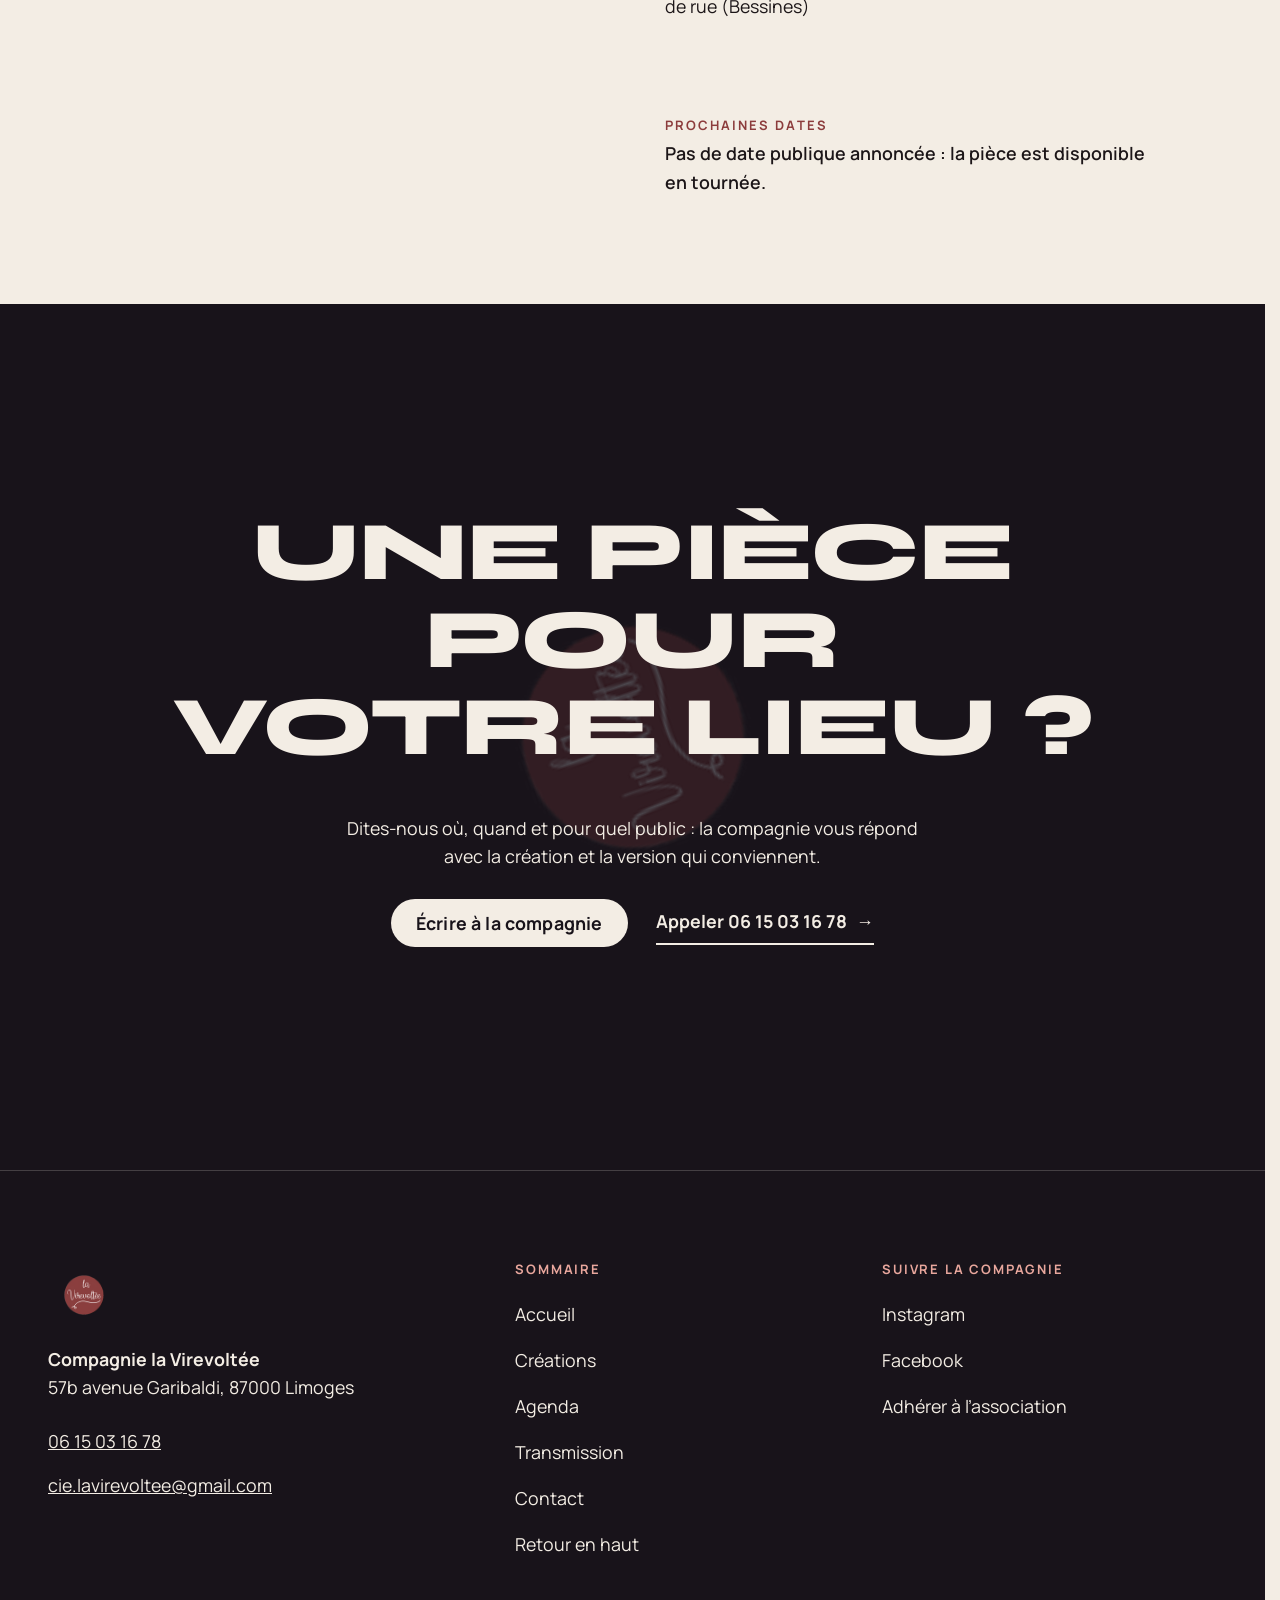
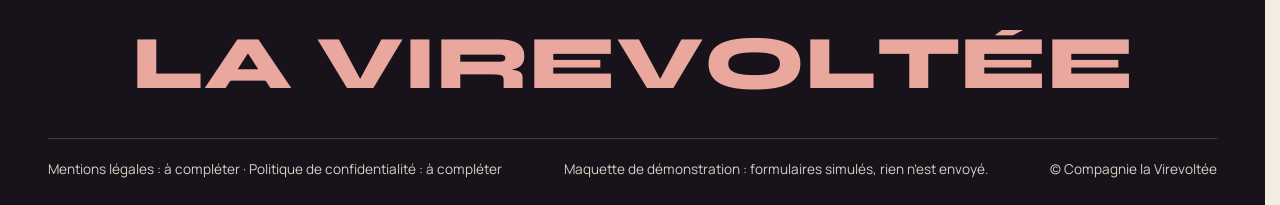
<file: creations.html>
<!doctype html>
<html lang="fr" data-v="2" data-curseur>
<head>
<meta charset="utf-8">
<meta name="viewport" content="width=device-width, initial-scale=1, viewport-fit=cover">
<title>Créations : InShift, NOCTURNES, L’écho d’une chute, DOLINE, Souffle</title>
<meta name="description" content="Les cinq créations de la Compagnie la Virevoltée : format, durée, équipe, teasers et dates, pour les programmateurs et le public.">
<meta name="robots" content="noindex, nofollow">
<link rel="canonical" href="https://la-virevoltee-maquette.vercel.app/creations">
<style>:root{--fond:#F3EDE4;--texte:#1C1618;--voile-fond:#8C3C3C;--ouverture-fond:#F3EDE4;--menu-fond:#18131A}:root { --entete-h: 72px; --barres-h: 0px; } html { background: var(--fond); color: var(--texte); scrollbar-gutter: stable; } body { margin: 0; background: var(--fond); } html.js:not(.secours):not([data-arrivee="retour"]) [data-anime] { opacity: 0; } html.js:not(.secours):not([data-arrivee="retour"]) [data-anime].vu { opacity: 1; } [data-voile] { position: fixed; inset: 0; z-index: 900; background: var(--voile-fond); transform: translateY(100%); visibility: hidden; pointer-events: none; } html[data-arrivee="voile"]:not(.voile-leve):not(.secours) [data-voile] { transform: none; visibility: visible; } html.secours [data-voile] { visibility: hidden !important; } .ouverture-panneau { position: fixed; inset: 0; z-index: 850; display: none; place-content: center; justify-items: center; background: var(--ouverture-fond, var(--voile-fond)); color: var(--fond); text-align: center; } html.js[data-arrivee="intro"]:not(.secours):not(.intro-finie) .ouverture-panneau { display: grid; } html.defilement-bloque, html.defilement-bloque body, html.js[data-arrivee="intro"]:not(.secours):not(.intro-finie), html.js[data-arrivee="intro"]:not(.secours):not(.intro-finie) body, html[data-arrivee="voile"]:not(.voile-leve):not(.secours), html[data-arrivee="voile"]:not(.voile-leve):not(.secours) body { overflow: hidden; } html.js[data-arrivee="intro"]:not(.secours):not(.intro-finie) { background-color: var(--ouverture-fond, var(--voile-fond)); } html[data-arrivee="voile"]:not(.voile-leve):not(.secours) { background-color: var(--voile-fond); }</style>
<script>(function () {
var d = document.documentElement, ss = null, ls = null;
try { ss = window.sessionStorage; ls = window.localStorage; } catch (e) {}
d.classList.add('js');
var nav = performance.getEntriesByType ? performance.getEntriesByType('navigation')[0] : null;
var type = nav ? nav.type : 'navigate';
var depart = null;
try { depart = JSON.parse(ss.getItem('socle:depart') || 'null'); ss.removeItem('socle:depart'); } catch (e) {}
if (depart && !(Date.now() - depart.t < 15000)) depart = null;
var mode = type === 'back_forward' ? 'retour' : type === 'reload' ? 'intro' : depart ? 'voile' : 'intro';
d.setAttribute('data-arrivee', mode);
if (mode === 'voile' && depart.couleur) d.style.setProperty('--voile-fond', depart.couleur);
if (type === 'reload' && 'scrollRestoration' in history) {
history.scrollRestoration = 'manual';
}
try {
var choisie = ls && ls.getItem('socle:langue');
var langue = (d.lang || '').slice(0, 2);
if (choisie && choisie !== langue && type === 'navigate' && !depart) {
var alt = document.querySelector('link[rel="alternate"][hreflang="' + choisie + '"]');
if (alt) location.replace(new URL(alt.href).pathname + location.search + location.hash);
}
} catch (e) {}
setTimeout(function () { if (!d.classList.contains('demarre')) d.classList.add('secours'); }, 2000);
})();</script>
<link rel="preload" href="/assets/fonts/syne-latin-800-normal.woff2" as="font" type="font/woff2" crossorigin>
<link rel="preload" href="/assets/fonts/manrope-latin-400-normal.woff2" as="font" type="font/woff2" crossorigin>
<link rel="stylesheet" href="/assets/css/socle.css?v=2">
<link rel="stylesheet" href="/assets/css/site.css?v=2">
<link rel="modulepreload" href="/assets/js/site.js?v=2">
<link rel="modulepreload" href="/assets/js/socle/index.js?v=2">
<script src="/assets/vendor/gsap.min.js" defer></script>
<script src="/assets/vendor/ScrollTrigger.min.js" defer></script>
<script src="/assets/vendor/SplitText.min.js" defer></script>
<script type="module" src="/assets/js/site.js?v=2"></script>
<meta name="theme-color" content="#F3EDE4">
<link rel="icon" href="/assets/images/favicon.png" type="image/png">
<link rel="apple-touch-icon" href="/assets/images/apple-touch-icon.png">
<meta property="og:type" content="website">
<meta property="og:site_name" content="Compagnie la Virevoltée">
<meta property="og:locale" content="fr_FR">
<meta property="og:title" content="Créations : InShift, NOCTURNES, L’écho d’une chute, DOLINE, Souffle">
<meta property="og:description" content="Les cinq créations de la Compagnie la Virevoltée : format, durée, équipe, teasers et dates, pour les programmateurs et le public.">
<meta property="og:url" content="https://la-virevoltee-maquette.vercel.app/creations">
<meta property="og:image" content="https://la-virevoltee-maquette.vercel.app/assets/partage/creations-fr.jpg">
<meta property="og:image:width" content="1200">
<meta property="og:image:height" content="630">
<meta property="og:image:alt" content="Les cinq créations de la Compagnie la Virevoltée">
<meta name="twitter:card" content="summary_large_image">
<script type="application/ld+json">{"@context":"https://schema.org","@type":"PerformingGroup","name":"Compagnie la Virevoltée","url":"https://la-virevoltee-maquette.vercel.app/","telephone":"+33615031678","email":"cie.lavirevoltee@gmail.com","foundingDate":"2020-10","founder":{"@type":"Person","name":"Mathilde Rader"},"address":{"@type":"PostalAddress","streetAddress":"57b avenue Garibaldi","postalCode":"87000","addressLocality":"Limoges","addressCountry":"FR"},"sameAs":["https://www.instagram.com/cie_la.virevoltee/","https://www.facebook.com/Cie-la-Virevolt%C3%A9e-Mathilde-Rader-115902940333047"],"description":"Compagnie de danse contemporaine basée à Limoges, créée en 2020 par la danseuse Mathilde Rader : spectacles pour la rue et la scène, éducation artistique, coaching scénique."}</script>
</head>
<body id="haut">
<div data-voile data-forme="iris" aria-hidden="true"><div class="voile-contenu"><img src="/assets/images/logo-160.png" alt="" width="72" height="72"><span data-voile-libelle>Créations</span></div></div>
<div class="ouverture-panneau" data-ouverture aria-hidden="true">
  <div class="ouverture-objet" data-ouverture-objet>
    <svg class="toupie-anneau" viewBox="0 0 200 200" aria-hidden="true"><defs><path id="anneau-intro" d="M100 100 m-82 0 a82 82 0 1 1 164 0 a82 82 0 1 1 -164 0"/></defs><text><textPath href="#anneau-intro" textLength="508">Compagnie de danse contemporaine · Limoges · depuis 2020 · </textPath></text></svg>
    <img class="ouverture-logo" src="/assets/images/logo-160.png" alt="" width="120" height="120">
  </div>
</div>
<a class="evitement" href="#contenu">Aller au contenu</a>
<header data-entete>
  <div class="entete-rangee">
    <a class="entete-logo" href="/" aria-label="Compagnie la Virevoltée, accueil" data-libelle="Accueil">
      <img src="/assets/images/logo-160.png" alt="" width="44" height="44"><span class="entete-nom">la Virevoltée</span>
    </a>
    <nav data-nav aria-label="Navigation principale">
      <ul><li><a href="/creations" data-libelle="Créations" aria-current="page">Créations</a></li><li><a href="/agenda" data-libelle="Agenda">Agenda</a></li><li><a href="/transmission" data-libelle="Transmission">Transmission</a></li><li><a href="/contact" data-libelle="Contact">Contact</a></li></ul>
    </nav>
    <div class="entete-actions">
      <a class="bouton" href="/contact?sujet=programmation#demande" data-libelle="Contact">Programmer</a>
      <button type="button" data-menu-bouton aria-controls="menu" aria-expanded="false" data-libelle-ouvrir="Menu" data-libelle-fermer="Fermer"><span data-libelle-bouton>Menu</span></button>
      <a class="menu-sansjs" href="#menu" data-menu-lien>Menu</a>
    </div>
  </div>
</header>
<script>/* Avant le premier affichage : rangées de la navigation (même règle que ajusterNav dans assets/js/socle/entete.js)
   et hauteur réelle de l'en-tête, pour que rien ne saute quand le JavaScript du site prend la main. */
(function () {
  var h = document.documentElement, u = document.querySelector('[data-nav] ul'), e = document.querySelector('[data-entete]');
  if (u) {
    var deborde = function () { return u.scrollWidth > u.clientWidth + 1; }, c = deborde();
    if (c && window.matchMedia('(min-width: 900px)').matches) {
      h.classList.add('nav-deux-rangees'); c = deborde();
      if (c) { h.classList.add('nav-deux-lignes'); var a = u.querySelector('a'); c = !a || u.getBoundingClientRect().height > a.getBoundingClientRect().height * 2.5; }
      if (c) h.classList.remove('nav-deux-rangees', 'nav-deux-lignes');
    }
    if (c) h.classList.add('nav-compacte');
  }
  if (e) h.style.setProperty('--entete-h', Math.round(e.getBoundingClientRect().height) + 'px');
})();</script>
<span id="menu-ferme" aria-hidden="true"></span>
<div id="menu" data-menu role="dialog" aria-modal="true" aria-label="Menu">
  <p class="menu-sansjs-fermer"><a href="#menu-ferme">Fermer</a></p>
  <ul><li style="--i:0"><a href="/" class="menu-lien" data-libelle="Accueil">Accueil</a></li><li style="--i:1"><a href="/creations" class="menu-lien" data-libelle="Créations" aria-current="page">Créations</a></li><li style="--i:2"><a href="/agenda" class="menu-lien" data-libelle="Agenda">Agenda</a></li><li style="--i:3"><a href="/transmission" class="menu-lien" data-libelle="Transmission">Transmission</a></li><li style="--i:4"><a href="/contact" class="menu-lien" data-libelle="Contact">Contact</a></li></ul>
  <p class="menu-contact"><a class="bouton" href="tel:+33615031678">Appeler 06 15 03 16 78</a> <a class="menu-mail" href="mailto:cie.lavirevoltee@gmail.com">cie.lavirevoltee@gmail.com</a></p>
</div>
<main id="contenu" tabindex="-1">
<section class="ouv ouv--creations" id="debut" aria-labelledby="titre-creations">
  <div class="conteneur ouv-creations-haut">
    <div class="ouv-titre-boite">
      <p class="surtitre" data-ouv>Créations</p>
      <h1 class="titre-geant titre-geant--encre" id="titre-creations" data-anime="gsap" data-grille="typo"><span class="l">Cinq créations,</span> <span class="l">de la rue</span> <span class="l l--accent">à la scène</span></h1>
    </div>
    <div class="ouv-creations-cote">
      <div class="toupie toupie--page" data-iris-centre="disque" data-effet="toupie" aria-hidden="true">
  <svg class="toupie-anneau" viewBox="0 0 200 200" data-audit-ignorer><defs><path id="anneau-3" d="M100 100 m-82 0 a82 82 0 1 1 164 0 a82 82 0 1 1 -164 0"/></defs><text><textPath href="#anneau-3" textLength="508">Compagnie de danse contemporaine · Limoges · depuis 2020 · </textPath></text></svg>
  <img class="toupie-logo" src="/assets/images/logo-160.png" alt="" width="160" height="160">
</div>
      <p class="ouv-intro" data-ouv>Solos, duos et ciné-concert : chaque pièce mêle la danse à une musique jouée en direct, et toutes sont tout public.</p>
      <p class="ouv-actions" data-ouv><a href="/contact?sujet=programmation#demande" class="bouton" data-libelle="Contact" data-action-principale data-survol="magnetique">Programmer un spectacle</a></p>
      <p class="ouv-info ouv-info--encre" data-info-cle data-ouv>Solo ou duo · 20 min à 1 h · rue ou salle</p>
    </div>
  </div>
  <nav class="bandeau-ronds" aria-label="Les cinq créations">
    <ol data-effet="bandeau" data-ouv-cascade>
      <li><a href="#inshift" class="bandeau-rond" data-sans-transition><figure class="media bandeau-media" style="--cadrage:50% 50%">
  <picture>
    <img src="/assets/images/rond-inshift-900.webp" srcset="/assets/images/rond-inshift-320.webp 320w, /assets/images/rond-inshift-640.webp 640w, /assets/images/rond-inshift-900.webp 900w" sizes="(max-width: 760px) 40vw, 18vw" alt="" width="900" height="900" loading="lazy" decoding="async">
  </picture>
</figure><span class="bandeau-nom">InShift</span><span class="bandeau-annee">2027</span></a></li><li><a href="#nocturnes" class="bandeau-rond" data-sans-transition><figure class="media bandeau-media" style="--cadrage:50% 50%">
  <picture>
    <img src="/assets/images/rond-nocturnes-900.webp" srcset="/assets/images/rond-nocturnes-320.webp 320w, /assets/images/rond-nocturnes-640.webp 640w, /assets/images/rond-nocturnes-900.webp 900w" sizes="(max-width: 760px) 40vw, 18vw" alt="" width="900" height="900" loading="lazy" decoding="async">
  </picture>
</figure><span class="bandeau-nom">NOCTURNES</span><span class="bandeau-annee">2025</span></a></li><li><a href="#echo" class="bandeau-rond" data-sans-transition><figure class="media bandeau-media" style="--cadrage:50% 50%">
  <picture>
    <img src="/assets/images/rond-echo-900.webp" srcset="/assets/images/rond-echo-320.webp 320w, /assets/images/rond-echo-640.webp 640w, /assets/images/rond-echo-900.webp 900w" sizes="(max-width: 760px) 40vw, 18vw" alt="" width="900" height="900" loading="lazy" decoding="async">
  </picture>
</figure><span class="bandeau-nom">L’écho d’une chute</span><span class="bandeau-annee">2025</span></a></li><li><a href="#doline" class="bandeau-rond" data-sans-transition><figure class="media bandeau-media" style="--cadrage:50% 50%">
  <picture>
    <img src="/assets/images/rond-doline-900.webp" srcset="/assets/images/rond-doline-320.webp 320w, /assets/images/rond-doline-640.webp 640w, /assets/images/rond-doline-900.webp 900w" sizes="(max-width: 760px) 40vw, 18vw" alt="" width="900" height="900" loading="lazy" decoding="async">
  </picture>
</figure><span class="bandeau-nom">DOLINE</span><span class="bandeau-annee">2022</span></a></li><li><a href="#souffle" class="bandeau-rond" data-sans-transition><figure class="media bandeau-media" style="--cadrage:50% 50%">
  <picture>
    <img src="/assets/images/rond-souffle-900.webp" srcset="/assets/images/rond-souffle-320.webp 320w, /assets/images/rond-souffle-640.webp 640w, /assets/images/rond-souffle-900.webp 900w" sizes="(max-width: 760px) 40vw, 18vw" alt="" width="900" height="900" loading="lazy" decoding="async">
  </picture>
</figure><span class="bandeau-nom">Souffle</span><span class="bandeau-annee">2021</span></a></li>
    </ol>
  </nav>
</section>
<nav class="rail" data-sommaire aria-label="Aller à une création">
  <ol><li><a href="#inshift" data-sans-transition><figure class="media rail-rond" style="--cadrage:50% 50%">
  <picture>
    <img src="/assets/images/rond-inshift-900.webp" srcset="/assets/images/rond-inshift-320.webp 320w, /assets/images/rond-inshift-640.webp 640w, /assets/images/rond-inshift-900.webp 900w" sizes="56px" alt="" width="900" height="900" loading="lazy" decoding="async">
  </picture>
</figure><span class="rail-nom">InShift</span></a></li><li><a href="#nocturnes" data-sans-transition><figure class="media rail-rond" style="--cadrage:50% 50%">
  <picture>
    <img src="/assets/images/rond-nocturnes-900.webp" srcset="/assets/images/rond-nocturnes-320.webp 320w, /assets/images/rond-nocturnes-640.webp 640w, /assets/images/rond-nocturnes-900.webp 900w" sizes="56px" alt="" width="900" height="900" loading="lazy" decoding="async">
  </picture>
</figure><span class="rail-nom">NOCTURNES</span></a></li><li><a href="#echo" data-sans-transition><figure class="media rail-rond" style="--cadrage:50% 50%">
  <picture>
    <img src="/assets/images/rond-echo-900.webp" srcset="/assets/images/rond-echo-320.webp 320w, /assets/images/rond-echo-640.webp 640w, /assets/images/rond-echo-900.webp 900w" sizes="56px" alt="" width="900" height="900" loading="lazy" decoding="async">
  </picture>
</figure><span class="rail-nom">L’écho d’une chute</span></a></li><li><a href="#doline" data-sans-transition><figure class="media rail-rond" style="--cadrage:50% 50%">
  <picture>
    <img src="/assets/images/rond-doline-900.webp" srcset="/assets/images/rond-doline-320.webp 320w, /assets/images/rond-doline-640.webp 640w, /assets/images/rond-doline-900.webp 900w" sizes="56px" alt="" width="900" height="900" loading="lazy" decoding="async">
  </picture>
</figure><span class="rail-nom">DOLINE</span></a></li><li><a href="#souffle" data-sans-transition><figure class="media rail-rond" style="--cadrage:50% 50%">
  <picture>
    <img src="/assets/images/rond-souffle-900.webp" srcset="/assets/images/rond-souffle-320.webp 320w, /assets/images/rond-souffle-640.webp 640w, /assets/images/rond-souffle-900.webp 900w" sizes="56px" alt="" width="900" height="900" loading="lazy" decoding="async">
  </picture>
</figure><span class="rail-nom">Souffle</span></a></li></ol>
</nav>
<article class="chapitre chapitre--clair" id="inshift" aria-labelledby="titre-inshift">
  <div class="conteneur chapitre-grille">
    <header class="chapitre-tete">
      <p class="chapitre-num" data-anime>01 / 05 · Création 2027</p>
      <h2 class="chapitre-titre" id="titre-inshift" data-anime="lettres">InShift</h2>
      <p class="chapitre-sous" data-anime>ou comment bouger les lignes</p>
      <p class="chapitre-accroche" data-anime="mots">« Une performance qui se joue et déjoue des codes du spectacle vivant. »</p>
    </header>
    <figure class="media chapitre-media" data-fx="parallaxe" data-fx-force="7" style="--cadrage:51% 46%;aspect-ratio:3 / 2">
  <picture>
    <img src="/assets/images/inshift-1-1600.webp" srcset="/assets/images/inshift-1-640.webp 640w, /assets/images/inshift-1-1200.webp 1200w, /assets/images/inshift-1-1600.webp 1600w" sizes="(max-width: 760px) 100vw, 55vw" alt="InShift au Togo : la danseuse se plie au-dessus d’un cercle de corde, le public assis autour" width="1600" height="1066" loading="lazy" decoding="async">
  </picture>
</figure>
    <div class="chapitre-texte">
      <dl class="fiche" data-anime="cascade">
        <div><dt>Format</dt><dd>Solo de danse pour la rue, les lieux non dédiés et l’intérieur</dd></div>
        <div><dt>Durée</dt><dd>29 min environ</dd></div>
        <div><dt>Public</dt><dd>Tout public</dd></div>
      </dl>
      <p class="chapitre-propos" data-anime>Un solo qui parle des changements qui nous traversent : personnels, émotionnels, physiques, psychiques, et de ce qu’ils déplacent. Sur une musique originale, la danse change de rythme, de gestuelle et d’espace pour surprendre le public là où il ne l’attend pas.</p>
      <h3 class="mini-titre" data-anime>Équipe</h3>
      <ul class="equipe-mini" data-anime="cascade"><li><strong>Mathilde Rader</strong>, chorégraphie et interprétation</li><li><strong>Antoine Petit</strong>, composition musicale</li><li><strong>Etienne Gaillochet</strong>, regard extérieur</li></ul>
      <p class="chapitre-actions" data-anime><a href="/contact?sujet=programmation&amp;creation=inshift#demande" class="bouton" data-libelle="Contact">Programmer InShift</a></p>
    </div>
    <div class="chapitre-galerie">
      <figure class="media chapitre-photo" data-fx="vitesse" data-fx-force="2" style="--cadrage:50% 49%;aspect-ratio:4 / 5">
  <picture>
    <img src="/assets/images/inshift-2-800.webp" srcset="/assets/images/inshift-2-480.webp 480w, /assets/images/inshift-2-800.webp 800w" sizes="(max-width: 760px) 50vw, 22vw" alt="InShift : en noir et blanc, la danseuse tire une corde, concentrée" width="800" height="1000" loading="lazy" decoding="async">
  </picture>
</figure><figure class="media chapitre-photo" data-fx="vitesse" data-fx-force="2" style="--cadrage:83% 44%;aspect-ratio:4 / 5">
  <picture>
    <img src="/assets/images/inshift-3-800.webp" srcset="/assets/images/inshift-3-480.webp 480w, /assets/images/inshift-3-800.webp 800w" sizes="(max-width: 760px) 50vw, 22vw" alt="InShift : agenouillée, la danseuse enroule la corde à terre" width="800" height="1000" loading="lazy" decoding="async">
  </picture>
</figure>
      <p class="credit">Photos © Yao Bobby, 300 Records Média, Abobolais, Komlan Ametogbe</p>
    </div>
    <div class="chapitre-plus">
      <div class="chapitre-reperes">
        <h3 class="mini-titre" data-anime>Repères</h3>
        <ul class="liste-filet" data-anime="cascade"><li>Étapes de travail les 15 et 20 novembre 2025 aux Rencontres chorégraphiques de Lomé (Togo)</li><li>Première les 27 et 28 mai 2027 au festival Prêt-à-jouer, Fribourg (Suisse)</li></ul>
        <h3 class="mini-titre" data-anime>Soutiens</h3>
        <ul class="liste-filet" data-anime="cascade"><li>Coproduction : New Danse Studio, Brive ; Rencontres chorégraphiques de Lomé – FA’ARTS Festival</li><li>Soutien : Le Regard du Cygne, Paris</li><li>Partenariats en cours</li></ul>
      </div>
      <div class="chapitre-dates">
        <h3 class="mini-titre" data-anime>Prochaines dates</h3>
        <ol class="dates-liste dates-liste--compacte" data-anime="cascade"><li class="date" data-debut="2027-05-27" data-fin="2027-05-28">
  <figure class="media date-rond" style="--cadrage:50% 50%;aspect-ratio:1 / 1">
  <picture>
    <img src="/assets/images/rond-inshift-900.webp" srcset="/assets/images/rond-inshift-320.webp 320w, /assets/images/rond-inshift-640.webp 640w, /assets/images/rond-inshift-900.webp 900w" sizes="96px" alt="" width="900" height="900" loading="lazy" decoding="async">
  </picture>
</figure>
  <p class="date-jour" aria-hidden="true"><span>27-28</span>mai</p>
  <div class="date-corps">
    <h3 class="date-titre"><a href="/creations#inshift" data-libelle="Créations">InShift</a></h3>
    <p class="date-quand"><time datetime="2027-05-27">27-28 mai 2027</time> · Première</p>
    <p class="date-lieu">Festival Prêt-à-jouer, Fribourg, Suisse</p>
  </div>
</li></ol>
        <p class="sans-date" hidden data-sans-date data-anime>Pas de date publique annoncée : la pièce est disponible en tournée.</p>
      </div>
    </div>
  </div>
</article><article class="chapitre chapitre--plateau chapitre--inverse plateau" id="nocturnes" aria-labelledby="titre-nocturnes">
  <div class="conteneur chapitre-grille">
    <header class="chapitre-tete">
      <p class="chapitre-num" data-anime>02 / 05 · Création 2025</p>
      <h2 class="chapitre-titre" id="titre-nocturnes" data-anime="lettres">NOCTURNES</h2>
      <p class="chapitre-sous" data-anime>concert spectacle</p>
      <p class="chapitre-accroche" data-anime="mots">« Entre crépuscules et aubes nocturnes. »</p>
    </header>
    <figure class="media chapitre-media" data-fx="parallaxe" data-fx-force="7" style="--cadrage:44% 58%;aspect-ratio:3 / 2">
  <picture>
    <img src="/assets/images/nocturnes-1-1600.webp" srcset="/assets/images/nocturnes-1-640.webp 640w, /assets/images/nocturnes-1-1200.webp 1200w, /assets/images/nocturnes-1-1600.webp 1600w" sizes="(max-width: 760px) 100vw, 55vw" alt="NOCTURNES : le guitariste joue d’une guitare électrique, la danseuse floue au premier plan" width="1600" height="1066" loading="lazy" decoding="async">
  </picture>
</figure>
    <div class="chapitre-texte">
      <dl class="fiche" data-anime="cascade">
        <div><dt>Format</dt><dd>Duo danse et musique, forme hybride entre spectacle et concert</dd></div>
        <div><dt>Durée</dt><dd>1 h</dd></div>
        <div><dt>Public</dt><dd>Tout public</dd></div>
      </dl>
      <p class="chapitre-propos" data-anime>Deuxième duo de Mathilde Rader et Antoine Petit après Souffle. Une traversée des ambiances de la nuit : la danse passe de l’énergie à l’explosion puis à la poésie ; la musique mêle guitare électrique, électro et sound design, sous une lumière créée en direct.</p>
      <h3 class="mini-titre" data-anime>Équipe</h3>
      <ul class="equipe-mini" data-anime="cascade"><li><strong>Mathilde Rader</strong>, danse, création et interprétation</li><li><strong>Antoine Petit</strong>, musique, création et interprétation</li><li><strong>Sébastien Budria</strong>, lumières, création et interprétation</li></ul>
      <p class="chapitre-actions" data-anime><a href="/contact?sujet=programmation&amp;creation=nocturnes#demande" class="bouton" data-libelle="Contact">Programmer NOCTURNES</a></p>
    </div>
    <div class="chapitre-galerie">
      <figure class="media chapitre-photo" data-fx="vitesse" data-fx-force="2" style="--cadrage:50% 55%;aspect-ratio:4 / 5">
  <picture>
    <img src="/assets/images/nocturnes-2-800.webp" srcset="/assets/images/nocturnes-2-480.webp 480w, /assets/images/nocturnes-2-800.webp 800w" sizes="(max-width: 760px) 50vw, 22vw" alt="NOCTURNES en noir et blanc : le musicien à son clavier, la danseuse en mouvement" width="800" height="1000" loading="lazy" decoding="async">
  </picture>
</figure><figure class="media chapitre-photo" data-fx="vitesse" data-fx-force="2" style="--cadrage:46% 44%;aspect-ratio:4 / 5">
  <picture>
    <img src="/assets/images/nocturnes-3-800.webp" srcset="/assets/images/nocturnes-3-480.webp 480w, /assets/images/nocturnes-3-800.webp 800w" sizes="(max-width: 760px) 50vw, 22vw" alt="NOCTURNES : la danseuse et le musicien sur le plateau sombre" width="800" height="1000" loading="lazy" decoding="async">
  </picture>
</figure>
      <p class="credit">Photos © Alex Overton</p>
    </div>
    <div class="chapitre-plus">
      <div data-anime><div class="teaser teaser--chapitre" data-youtube="6UYM9atbzvA" data-titre="NOCTURNES">
  <figure class="media teaser-media" style="--cadrage:50% 50%;aspect-ratio:16 / 9">
  <picture>
    <img src="/assets/images/teaser-nocturnes-1280.webp" srcset="/assets/images/teaser-nocturnes-640.webp 640w, /assets/images/teaser-nocturnes-1280.webp 1280w" sizes="(max-width: 760px) 100vw, 50vw" alt="" width="1280" height="720" loading="lazy" decoding="async">
  </picture>
</figure>
  <button type="button" class="teaser-bouton" data-curseur-label="Voir"><span class="teaser-play" aria-hidden="true"></span><span class="teaser-libelle">Lancer le teaser de NOCTURNES</span></button>
  <p class="teaser-nom" aria-hidden="true">NOCTURNES <span>2025</span></p>
</div></div>
      <div class="chapitre-reperes">
        <h3 class="mini-titre" data-anime>Repères</h3>
        <ul class="liste-filet" data-anime="cascade"><li>Première le 21 février 2025, Centre culturel John-Lennon, Limoges</li><li>Résidences : centres culturels Jean-Gagnant et John-Lennon, Opéra – Maison des arts et de la danse (Limoges), La Mégisserie (Saint-Junien)</li></ul>
        <h3 class="mini-titre" data-anime>Soutiens</h3>
        <ul class="liste-filet" data-anime="cascade"><li>Ville de Limoges</li><li>Opéra de Limoges – Maison des arts et de la danse (soutien à la création lumière)</li></ul>
      </div>
      <div class="chapitre-dates">
        <h3 class="mini-titre" data-anime>Prochaines dates</h3>
        <ol class="dates-liste dates-liste--compacte" data-anime="cascade"><li class="date" data-debut="2027-02-05" data-fin="">
  <figure class="media date-rond" style="--cadrage:50% 50%;aspect-ratio:1 / 1">
  <picture>
    <img src="/assets/images/rond-nocturnes-900.webp" srcset="/assets/images/rond-nocturnes-320.webp 320w, /assets/images/rond-nocturnes-640.webp 640w, /assets/images/rond-nocturnes-900.webp 900w" sizes="96px" alt="" width="900" height="900" loading="lazy" decoding="async">
  </picture>
</figure>
  <p class="date-jour" aria-hidden="true"><span>5</span>févr.</p>
  <div class="date-corps">
    <h3 class="date-titre"><a href="/creations#nocturnes" data-libelle="Créations">NOCTURNES</a></h3>
    <p class="date-quand"><time datetime="2027-02-05">5 février 2027</time> · Spectacle</p>
    <p class="date-lieu">Centre culturel Jean Gagnant, Limoges (87) · Horaire à venir</p>
  </div>
</li></ol>
        <p class="sans-date" hidden data-sans-date data-anime>Pas de date publique annoncée : la pièce est disponible en tournée.</p>
      </div>
    </div>
  </div>
</article><article class="chapitre chapitre--clair" id="echo" aria-labelledby="titre-echo">
  <div class="conteneur chapitre-grille">
    <header class="chapitre-tete">
      <p class="chapitre-num" data-anime>03 / 05 · Création 2025</p>
      <h2 class="chapitre-titre" id="titre-echo" data-anime="lettres">L’écho d’une chute</h2>
      <p class="chapitre-sous" data-anime>cocréation avec le Collectif Melpo</p>
      <p class="chapitre-accroche" data-anime="mots">« Être à l’écoute de soi, des autres, de l’environnement. »</p>
    </header>
    <figure class="media chapitre-media" data-fx="parallaxe" data-fx-force="7" style="--cadrage:50% 36%;aspect-ratio:3 / 2">
  <picture>
    <img src="/assets/images/echo-1-1600.webp" srcset="/assets/images/echo-1-640.webp 640w, /assets/images/echo-1-1200.webp 1200w, /assets/images/echo-1-1600.webp 1600w" sizes="(max-width: 760px) 100vw, 55vw" alt="L’écho d’une chute : une danseuse enjambe sa partenaire allongée sur une place grise" width="1600" height="1066" loading="lazy" decoding="async">
  </picture>
</figure>
    <div class="chapitre-texte">
      <dl class="fiche" data-anime="cascade">
        <div><dt>Format</dt><dd>Duo de danse pour l’espace public, art de rue</dd></div>
        <div><dt>Durée</dt><dd>45 min (version de 20 min possible)</dd></div>
        <div><dt>Public</dt><dd>Tout public</dd></div>
      </dl>
      <p class="chapitre-propos" data-anime>Tout part de l’écoute. Autour d’un élément de décor et d’une musique originale, deux danseuses explorent ce que veut dire écouter : soi-même, l’autre, le lieu. Le public est entraîné dans cette attention particulière, au milieu de la ville.</p>
      <h3 class="mini-titre" data-anime>Équipe</h3>
      <ul class="equipe-mini" data-anime="cascade"><li><strong>Audrey Allafort</strong>, chorégraphie et interprétation</li><li><strong>Mathilde Rader</strong>, chorégraphie et interprétation</li><li><strong>Juliette Pascaud</strong>, composition musicale</li><li><strong>Antoine Petit</strong>, composition musicale</li></ul>
      <p class="chapitre-actions" data-anime><a href="/contact?sujet=programmation&amp;creation=echo#demande" class="bouton" data-libelle="Contact">Programmer L’écho d’une chute</a></p>
    </div>
    <div class="chapitre-galerie">
      <figure class="media chapitre-photo" data-fx="vitesse" data-fx-force="2" style="--cadrage:50% 33%;aspect-ratio:4 / 5">
  <picture>
    <img src="/assets/images/echo-2-800.webp" srcset="/assets/images/echo-2-480.webp 480w, /assets/images/echo-2-800.webp 800w" sizes="(max-width: 760px) 50vw, 22vw" alt="L’écho d’une chute : les deux danseuses assises sur un escalier de béton" width="800" height="1000" loading="lazy" decoding="async">
  </picture>
</figure><figure class="media chapitre-photo" data-fx="vitesse" data-fx-force="2" style="--cadrage:50% 56%;aspect-ratio:4 / 5">
  <picture>
    <img src="/assets/images/echo-3-800.webp" srcset="/assets/images/echo-3-480.webp 480w, /assets/images/echo-3-800.webp 800w" sizes="(max-width: 760px) 50vw, 22vw" alt="L’écho d’une chute : une danseuse debout au milieu d’un grand terrain" width="800" height="1000" loading="lazy" decoding="async">
  </picture>
</figure>
      <p class="credit">Teaser © Juliette Pascaud</p>
    </div>
    <div class="chapitre-plus">
      <div data-anime><div class="teaser teaser--chapitre" data-youtube="927IyIRduNA" data-titre="L’écho d’une chute">
  <figure class="media teaser-media" style="--cadrage:50% 50%;aspect-ratio:16 / 9">
  <picture>
    <img src="/assets/images/teaser-echo-1280.webp" srcset="/assets/images/teaser-echo-640.webp 640w, /assets/images/teaser-echo-1280.webp 1280w" sizes="(max-width: 760px) 100vw, 50vw" alt="" width="1280" height="720" loading="lazy" decoding="async">
  </picture>
</figure>
  <button type="button" class="teaser-bouton" data-curseur-label="Voir"><span class="teaser-play" aria-hidden="true"></span><span class="teaser-libelle">Lancer le teaser de L’écho d’une chute</span></button>
  <p class="teaser-nom" aria-hidden="true">L’écho d’une chute <span>2025</span></p>
</div></div>
      <div class="chapitre-reperes">
        <h3 class="mini-titre" data-anime>Repères</h3>
        <ul class="liste-filet" data-anime="cascade"><li>Première le 15 août 2025, Festival des arts de la rue, Argentat-sur-Dordogne</li><li>Résidences : Maison des arts et de la danse (Limoges), salle Chavagne – Saint-Eutrope (Saintes), Atelier Corps en tête (Argentat), La Mégisserie et L’Étoile bleue (Saint-Junien), Graines de rue (Bessines-sur-Gartempe)</li></ul>
        <h3 class="mini-titre" data-anime>Soutiens</h3>
        <ul class="liste-filet" data-anime="cascade"><li>Ville de Limoges</li><li>En collaboration avec le Collectif Melpo</li></ul>
      </div>
      <div class="chapitre-dates">
        <h3 class="mini-titre" data-anime>Prochaines dates</h3>
        <ol class="dates-liste dates-liste--compacte" data-anime="cascade"><li class="date" data-debut="2026-12-04T18:00" data-fin="">
  <figure class="media date-rond" style="--cadrage:50% 50%;aspect-ratio:1 / 1">
  <picture>
    <img src="/assets/images/rond-echo-900.webp" srcset="/assets/images/rond-echo-320.webp 320w, /assets/images/rond-echo-640.webp 640w, /assets/images/rond-echo-900.webp 900w" sizes="96px" alt="" width="900" height="900" loading="lazy" decoding="async">
  </picture>
</figure>
  <p class="date-jour" aria-hidden="true"><span>4</span>déc.</p>
  <div class="date-corps">
    <h3 class="date-titre"><a href="/creations#echo" data-libelle="Créations">L’écho d’une chute</a></h3>
    <p class="date-quand"><time datetime="2026-12-04T18:00">4 décembre 2026, 18 h</time> · Spectacle</p>
    <p class="date-lieu">Médiathèque, Montbron (16) · Avec le Collectif Melpo</p>
  </div>
</li></ol>
        <p class="sans-date" hidden data-sans-date data-anime>Pas de date publique annoncée : la pièce est disponible en tournée.</p>
      </div>
    </div>
  </div>
</article><article class="chapitre chapitre--plateau chapitre--inverse plateau" id="doline" aria-labelledby="titre-doline">
  <div class="conteneur chapitre-grille">
    <header class="chapitre-tete">
      <p class="chapitre-num" data-anime>04 / 05 · Création 2022</p>
      <h2 class="chapitre-titre" id="titre-doline" data-anime="lettres">DOLINE</h2>
      <p class="chapitre-sous" data-anime>une expérience visuelle et sonore</p>
      <p class="chapitre-accroche" data-anime="mots">« Une expérience visuelle et sonore. »</p>
    </header>
    <figure class="media chapitre-media" data-fx="parallaxe" data-fx-force="7" style="--cadrage:50% 45%;aspect-ratio:3 / 2">
  <picture>
    <img src="/assets/images/doline-2-1600.webp" srcset="/assets/images/doline-2-640.webp 640w, /assets/images/doline-2-1200.webp 1200w, /assets/images/doline-2-1600.webp 1600w" sizes="(max-width: 760px) 100vw, 55vw" alt="DOLINE : la danseuse devant un écran de particules lumineuses" width="1600" height="1066" loading="lazy" decoding="async">
  </picture>
</figure>
    <div class="chapitre-texte">
      <dl class="fiche" data-anime="cascade">
        <div><dt>Format</dt><dd>Danse, musique, images et arts numériques, proche du ciné-concert</dd></div>
        <div><dt>Durée</dt><dd>1 h</dd></div>
        <div><dt>Public</dt><dd>Tout public</dd></div>
      </dl>
      <p class="chapitre-propos" data-anime>La danseuse, héroïne d’un récit, emmène le public dans un voyage onirique : une forêt de jour puis de nuit, et soudain une cavité sans fond, la doline, qui ouvre sur un monde étrange et psychédélique. Trois interprètes sur le plateau : une danseuse, un musicien, un vidéaste qui joue les images en direct.</p>
      <h3 class="mini-titre" data-anime>Équipe</h3>
      <ul class="equipe-mini" data-anime="cascade"><li><strong>Mathilde Rader</strong>, danse</li><li><strong>Olivier Duperron</strong>, musique</li><li><strong>Dimitri Sourzac</strong>, images</li><li><strong>Laura Salles</strong>, lumières</li><li><strong>Antoine Petit</strong>, son</li></ul>
      <p class="chapitre-actions" data-anime><a href="/contact?sujet=programmation&amp;creation=doline#demande" class="bouton" data-libelle="Contact">Programmer DOLINE</a></p>
    </div>
    <div class="chapitre-galerie">
      <figure class="media chapitre-photo" data-fx="vitesse" data-fx-force="2" style="--cadrage:70% 74%;aspect-ratio:4 / 5">
  <picture>
    <img src="/assets/images/doline-1-800.webp" srcset="/assets/images/doline-1-480.webp 480w, /assets/images/doline-1-800.webp 800w" sizes="(max-width: 760px) 50vw, 22vw" alt="DOLINE : la danseuse seule dans une lumière violette, au bord du plateau" width="800" height="1000" loading="lazy" decoding="async">
  </picture>
</figure><figure class="media chapitre-photo" data-fx="vitesse" data-fx-force="2" style="--cadrage:47% 50%;aspect-ratio:4 / 5">
  <picture>
    <img src="/assets/images/doline-3-800.webp" srcset="/assets/images/doline-3-480.webp 480w, /assets/images/doline-3-800.webp 800w" sizes="(max-width: 760px) 50vw, 22vw" alt="DOLINE : une forêt projetée derrière la danseuse" width="800" height="1000" loading="lazy" decoding="async">
  </picture>
</figure>
      <p class="credit">Images © Dimitri Sourzac</p>
    </div>
    <div class="chapitre-plus">
      <div data-anime><div class="teaser teaser--chapitre" data-youtube="h4x7FIZXTtc" data-titre="DOLINE">
  <figure class="media teaser-media" style="--cadrage:50% 50%;aspect-ratio:16 / 9">
  <picture>
    <img src="/assets/images/teaser-doline-1280.webp" srcset="/assets/images/teaser-doline-640.webp 640w, /assets/images/teaser-doline-1280.webp 1280w" sizes="(max-width: 760px) 100vw, 50vw" alt="" width="1280" height="720" loading="lazy" decoding="async">
  </picture>
</figure>
  <button type="button" class="teaser-bouton" data-curseur-label="Voir"><span class="teaser-play" aria-hidden="true"></span><span class="teaser-libelle">Lancer le teaser de DOLINE</span></button>
  <p class="teaser-nom" aria-hidden="true">DOLINE <span>2022</span></p>
</div></div>
      <div class="chapitre-reperes">
        <h3 class="mini-titre" data-anime>Repères</h3>
        <ul class="liste-filet" data-anime="cascade"><li>Première le 29 octobre 2022, Espace Noriac, Limoges</li><li>Résidences : Des Lendemains qui chantent, SMAC de Tulle ; Les Polyculteurs, Saint-Cyr</li></ul>
        <h3 class="mini-titre" data-anime>Soutiens</h3>
        <ul class="liste-filet" data-anime="cascade"><li>Région Nouvelle-Aquitaine et DRAC, dispositif Cultures connectées</li><li>Caisse des dépôts</li><li>Coproduction : La Métairie des arts, Saint-Pantaléon-de-Larche</li><li>Aide matérielle : CDN Théâtre de l’Union, Limoges</li></ul>
      </div>
      <div class="chapitre-dates">
        <h3 class="mini-titre" data-anime>Prochaines dates</h3>
        <p class="sans-date" data-sans-date data-anime>Pas de date publique annoncée : la pièce est disponible en tournée.</p>
      </div>
    </div>
  </div>
</article><article class="chapitre chapitre--clair" id="souffle" aria-labelledby="titre-souffle">
  <div class="conteneur chapitre-grille">
    <header class="chapitre-tete">
      <p class="chapitre-num" data-anime>05 / 05 · Création 2021</p>
      <h2 class="chapitre-titre" id="titre-souffle" data-anime="lettres">Souffle</h2>
      <p class="chapitre-sous" data-anime>duo danse et guitares</p>
      <p class="chapitre-accroche" data-anime="mots">« Ils communiquent sans toucher, ni parole. »</p>
    </header>
    <figure class="media chapitre-media" data-fx="parallaxe" data-fx-force="7" style="--cadrage:46% 38%;aspect-ratio:3 / 2">
  <picture>
    <img src="/assets/images/souffle-1-1600.webp" srcset="/assets/images/souffle-1-640.webp 640w, /assets/images/souffle-1-1200.webp 1200w, /assets/images/souffle-1-1600.webp 1600w" sizes="(max-width: 760px) 100vw, 55vw" alt="Souffle : la danseuse derrière le guitariste, en pleine nature" width="1600" height="1066" loading="lazy" decoding="async">
  </picture>
</figure>
    <div class="chapitre-texte">
      <dl class="fiche" data-anime="cascade">
        <div><dt>Format</dt><dd>Duo danse et guitares, en extérieur ou en intérieur, sonorisé</dd></div>
        <div><dt>Durée</dt><dd>30 min ou 1 h</dd></div>
        <div><dt>Public</dt><dd>Tout public</dd></div>
      </dl>
      <p class="chapitre-propos" data-anime>La guitare et la danse contemporaine se rencontrent. La guitare acoustique accompagne les mouvements aériens de la danseuse, l’électrique creuse des ambiances plus profondes. Deux êtres s’observent et s’apprivoisent, avec douceur ou rudesse, reliés par un souffle invisible.</p>
      <h3 class="mini-titre" data-anime>Équipe</h3>
      <ul class="equipe-mini" data-anime="cascade"><li><strong>Mathilde Rader</strong>, danse</li><li><strong>Antoine Petit</strong>, guitares</li></ul>
      <p class="chapitre-actions" data-anime><a href="/contact?sujet=programmation&amp;creation=souffle#demande" class="bouton" data-libelle="Contact">Programmer Souffle</a></p>
    </div>
    <div class="chapitre-galerie">
      <figure class="media chapitre-photo" data-fx="vitesse" data-fx-force="2" style="--cadrage:50% 57%;aspect-ratio:4 / 5">
  <picture>
    <img src="/assets/images/souffle-2-800.webp" srcset="/assets/images/souffle-2-480.webp 480w, /assets/images/souffle-2-800.webp 800w" sizes="(max-width: 760px) 50vw, 22vw" alt="Souffle joué dans un parc, entre les arbres" width="800" height="1000" loading="lazy" decoding="async">
  </picture>
</figure><figure class="media chapitre-photo" data-fx="vitesse" data-fx-force="2" style="--cadrage:50% 41%;aspect-ratio:4 / 5">
  <picture>
    <img src="/assets/images/souffle-3-800.webp" srcset="/assets/images/souffle-3-480.webp 480w, /assets/images/souffle-3-800.webp 800w" sizes="(max-width: 760px) 50vw, 22vw" alt="Souffle en noir et blanc dans un cloître : la danseuse s’élance au-dessus d’une chaise" width="800" height="1000" loading="lazy" decoding="async">
  </picture>
</figure>
      <p class="credit">Photos © Annie Bossut, Pierre-Jean Muet, Thierry Laporte</p>
    </div>
    <div class="chapitre-plus">
      <div data-anime><div class="teaser teaser--chapitre" data-youtube="Bx0AugE4iY0" data-titre="Souffle">
  <figure class="media teaser-media" style="--cadrage:50% 50%;aspect-ratio:16 / 9">
  <picture>
    <img src="/assets/images/teaser-souffle-1280.webp" srcset="/assets/images/teaser-souffle-640.webp 640w, /assets/images/teaser-souffle-1280.webp 1280w" sizes="(max-width: 760px) 100vw, 50vw" alt="" width="1280" height="720" loading="lazy" decoding="async">
  </picture>
</figure>
  <button type="button" class="teaser-bouton" data-curseur-label="Voir"><span class="teaser-play" aria-hidden="true"></span><span class="teaser-libelle">Lancer le teaser de Souffle</span></button>
  <p class="teaser-nom" aria-hidden="true">Souffle <span>2021</span></p>
</div></div>
      <div class="chapitre-reperes">
        <h3 class="mini-titre" data-anime>Repères</h3>
        <ul class="liste-filet" data-anime="cascade"><li>Première le 14 juin 2021, château de La Borie, Solignac</li><li>21 dates à l’agenda depuis 2021, dont le festival Mimos (Périgueux), Festival national de Bellac, Pionnat dans la rue, festival Pote (Besançon)…</li></ul>
        <h3 class="mini-titre" data-anime>Soutiens</h3>
        <ul class="liste-filet" data-anime="cascade"><li>Département de la Haute-Vienne</li><li>Résidences : centre culturel Jean-Gagnant, L’IF (Limoges), Graines de rue (Bessines)</li></ul>
      </div>
      <div class="chapitre-dates">
        <h3 class="mini-titre" data-anime>Prochaines dates</h3>
        <ol class="dates-liste dates-liste--compacte" data-anime="cascade"><li class="date" data-debut="2026-11-27T20:30" data-fin="">
  <figure class="media date-rond" style="--cadrage:50% 50%;aspect-ratio:1 / 1">
  <picture>
    <img src="/assets/images/rond-souffle-900.webp" srcset="/assets/images/rond-souffle-320.webp 320w, /assets/images/rond-souffle-640.webp 640w, /assets/images/rond-souffle-900.webp 900w" sizes="96px" alt="" width="900" height="900" loading="lazy" decoding="async">
  </picture>
</figure>
  <p class="date-jour" aria-hidden="true"><span>27</span>nov.</p>
  <div class="date-corps">
    <h3 class="date-titre"><a href="/creations#souffle" data-libelle="Créations">Souffle</a></h3>
    <p class="date-quand"><time datetime="2026-11-27T20:30">27 novembre 2026, 20 h 30</time> · Spectacle</p>
    <p class="date-lieu">Bal du Souffle, Colomiers (31)</p>
  </div>
</li></ol>
        <p class="sans-date" hidden data-sans-date data-anime>Pas de date publique annoncée : la pièce est disponible en tournée.</p>
      </div>
    </div>
  </div>
</article>
<section class="appel plateau" id="appel" aria-labelledby="appel-titre">
  <div class="appel-disque" data-effet="disque-final" data-visuel aria-hidden="true"><img src="/assets/images/logo-160.png" alt="" width="160" height="160" loading="lazy"></div>
  <div class="conteneur appel-texte">
    <h2 id="appel-titre" class="titre-section" data-anime="lignes">Une pièce pour votre lieu ?</h2>
    <p data-anime>Dites-nous où, quand et pour quel public : la compagnie vous répond avec la création et la version qui conviennent.</p>
    <p class="appel-actions" data-anime><a href="/contact?sujet=programmation#demande" class="bouton bouton--clair" data-libelle="Contact" data-survol="magnetique">Écrire à la compagnie</a>
      <a class="lien-fleche" href="tel:+33615031678">Appeler 06 15 03 16 78</a></p>
  </div>
</section>
</main>
<footer class="pied" id="pied">
  <div class="conteneur pied-grille">
    <div class="pied-marque">
      <img src="/assets/images/logo-160.png" alt="" width="72" height="72" loading="lazy">
      <p><strong>Compagnie la Virevoltée</strong><br>57b avenue Garibaldi, 87000 Limoges</p>
      <p><a href="tel:+33615031678">06 15 03 16 78</a><br><a href="mailto:cie.lavirevoltee@gmail.com">cie.lavirevoltee@gmail.com</a></p>
    </div>
    <nav aria-label="Sommaire">
      <p class="pied-titre">Sommaire</p>
      <ul><li><a href="/" data-libelle="Accueil">Accueil</a></li><li><a href="/creations" data-libelle="Créations" aria-current="page">Créations</a></li><li><a href="/agenda" data-libelle="Agenda">Agenda</a></li><li><a href="/transmission" data-libelle="Transmission">Transmission</a></li><li><a href="/contact" data-libelle="Contact">Contact</a></li><li><a href="#haut" data-sans-transition>Retour en haut</a></li></ul>
    </nav>
    <div>
      <p class="pied-titre">Suivre la compagnie</p>
      <ul>
        <li><a href="https://www.instagram.com/cie_la.virevoltee/" target="_blank" rel="noopener">Instagram <span class="visuellement-cache">(nouvel onglet)</span></a></li>
        <li><a href="https://www.facebook.com/Cie-la-Virevolt%C3%A9e-Mathilde-Rader-115902940333047" target="_blank" rel="noopener">Facebook <span class="visuellement-cache">(nouvel onglet)</span></a></li>
        <li><a href="https://www.helloasso.com/associations/compagnie-la-virevoltee/adhesions/adhesion" target="_blank" rel="noopener">Adhérer à l’association <span class="visuellement-cache">(nouvel onglet)</span></a></li>
      </ul>
    </div>
  </div>
  <p class="pied-geant" aria-hidden="true" data-audit-ignorer data-anime="lettres">la Virevoltée</p>
  <div class="conteneur pied-bas"><p>Mentions légales : à compléter · Politique de confidentialité : à compléter</p><p>Maquette de démonstration : formulaires simulés, rien n’est envoyé.</p><p>© Compagnie la Virevoltée</p></div>
</footer>
<div data-barre-fixe>
  <a class="bouton bouton--contour" href="tel:+33615031678">Appeler</a>
  <a class="bouton" href="/contact?sujet=programmation#demande" data-libelle="Contact">Programmer</a>
</div>
</body>
</html>
</file>
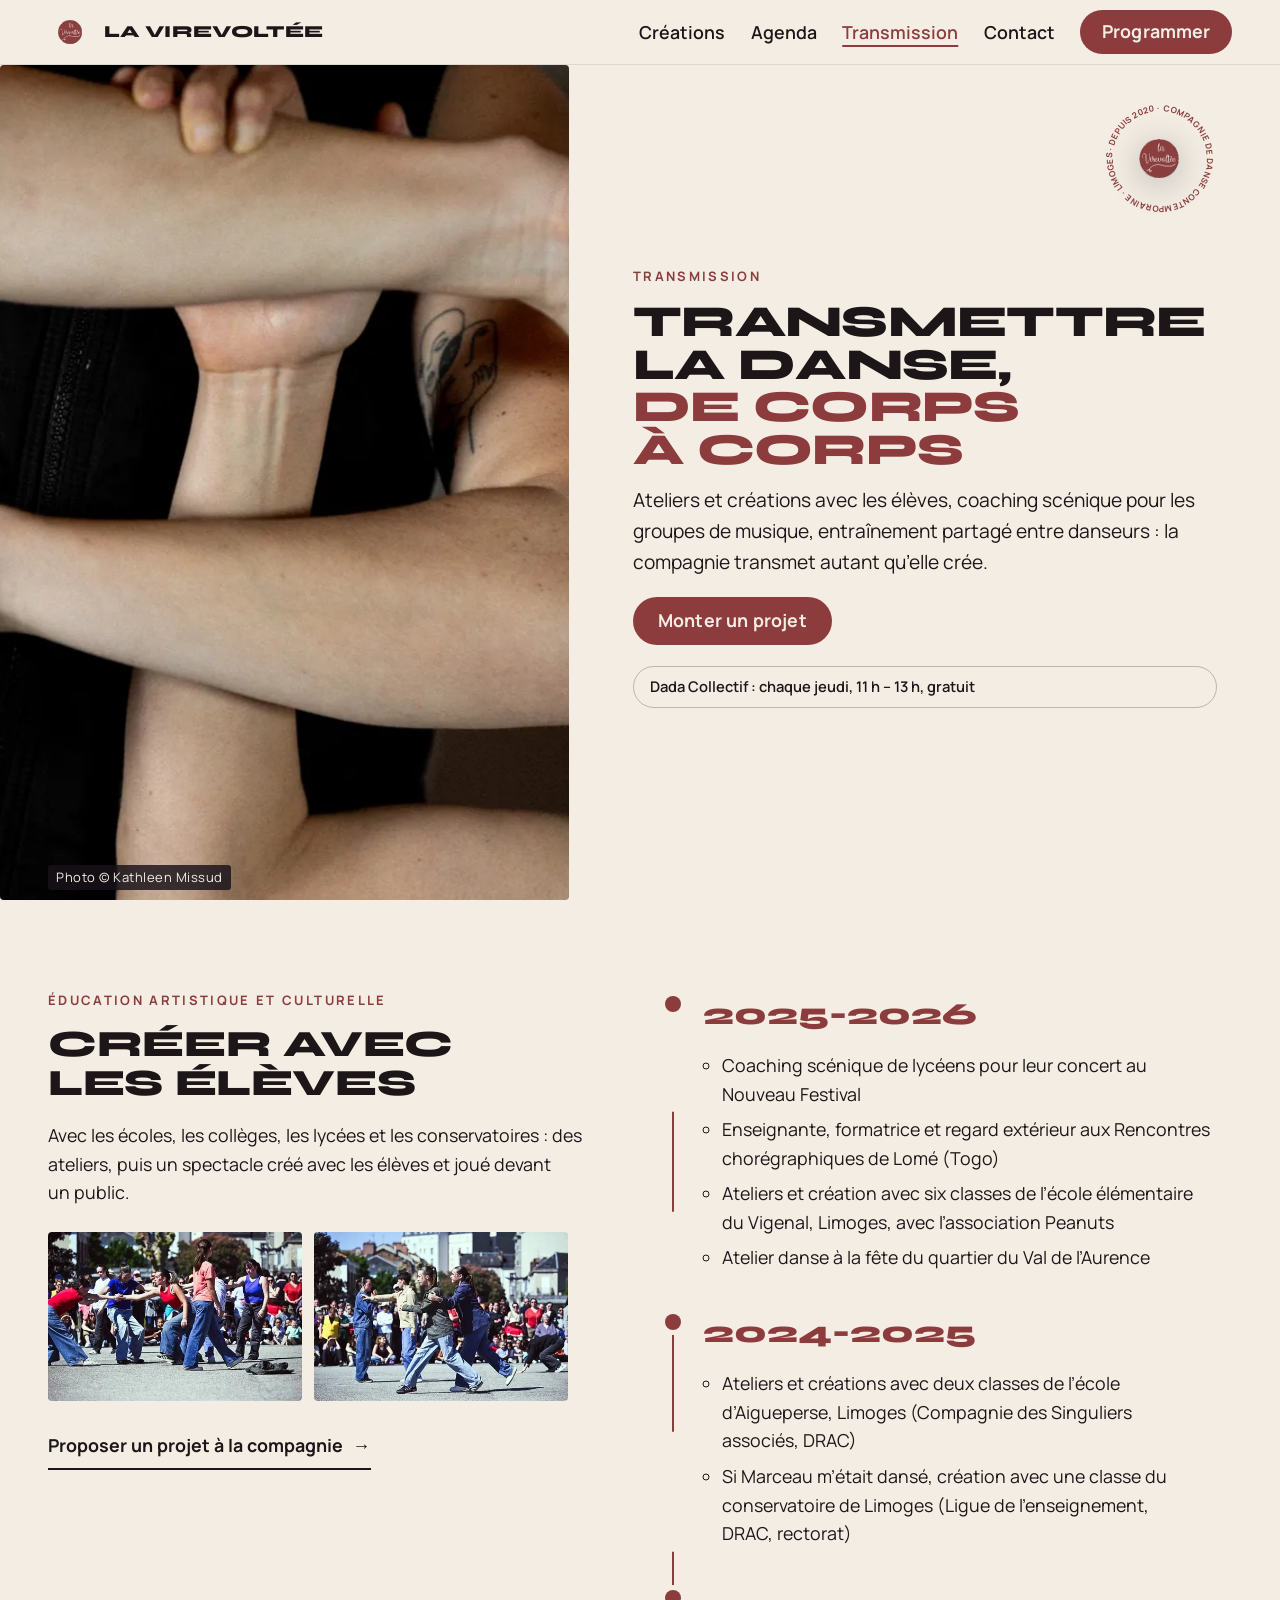
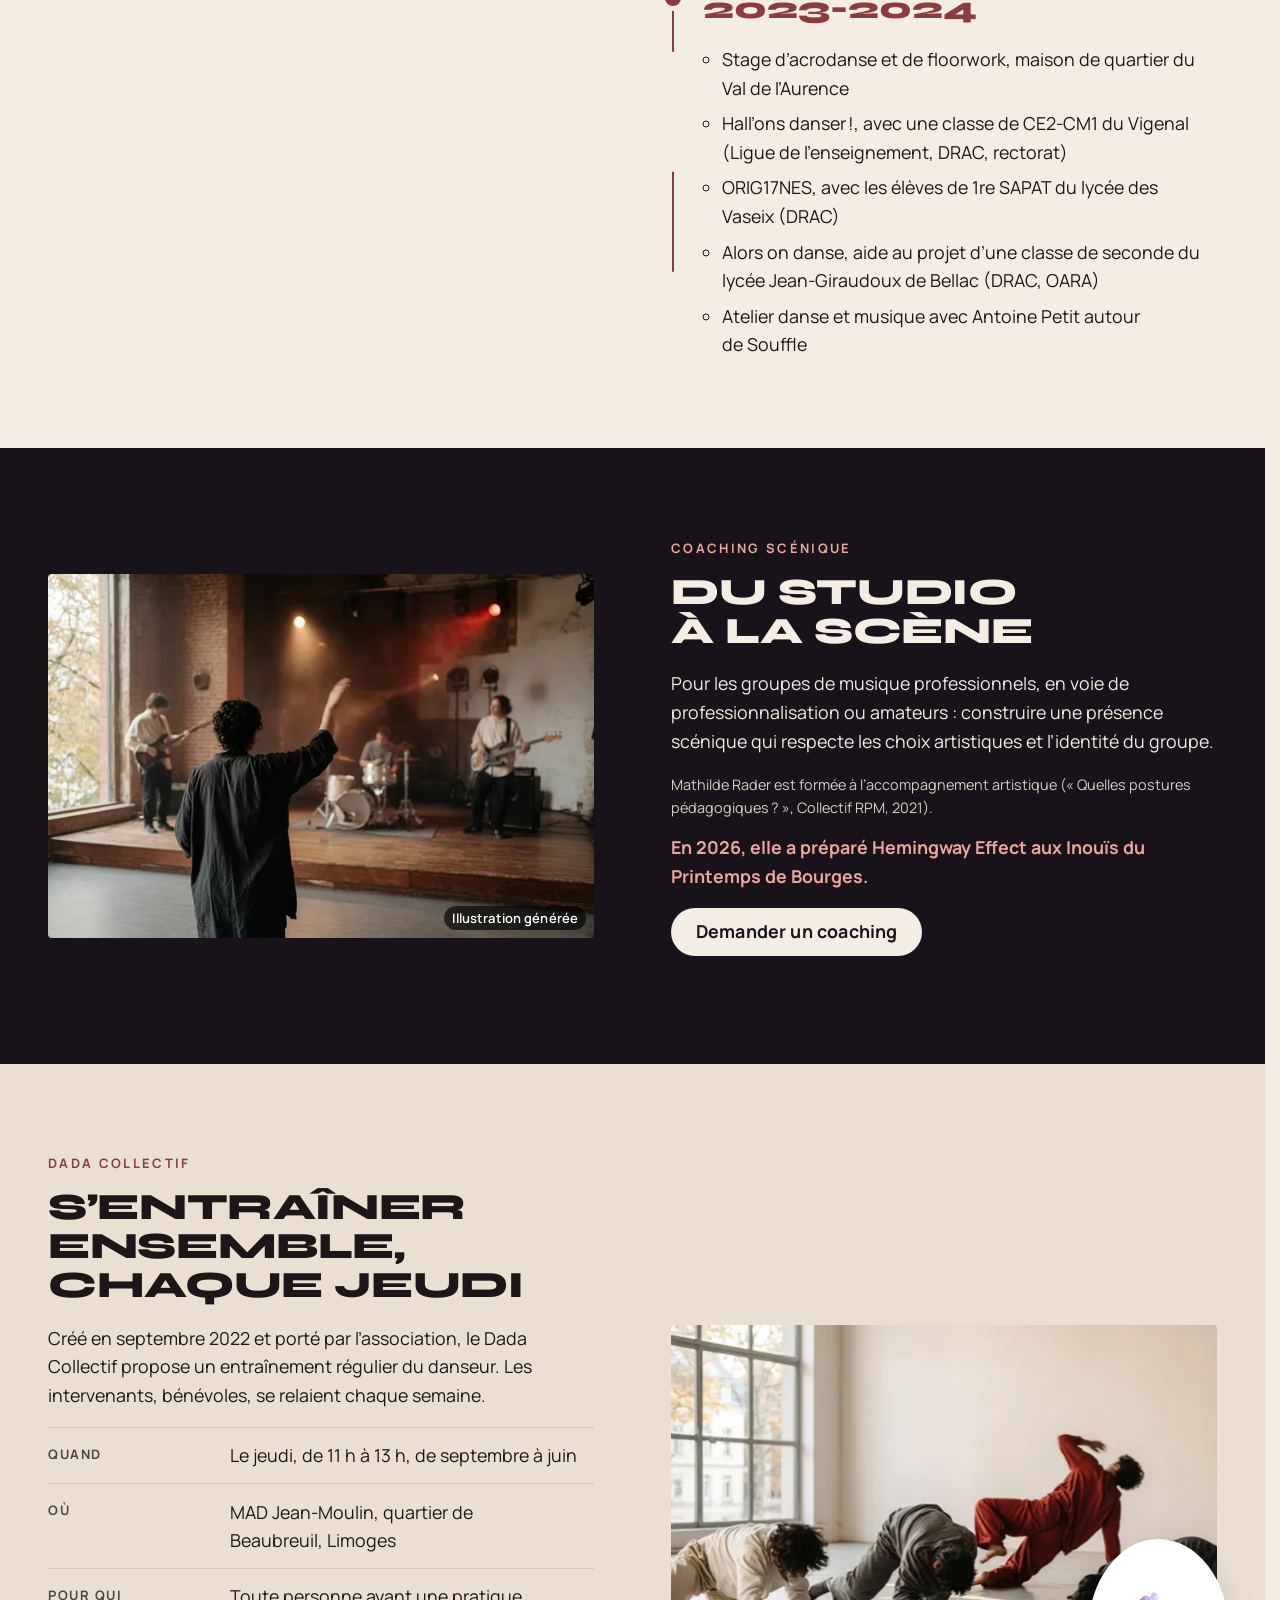
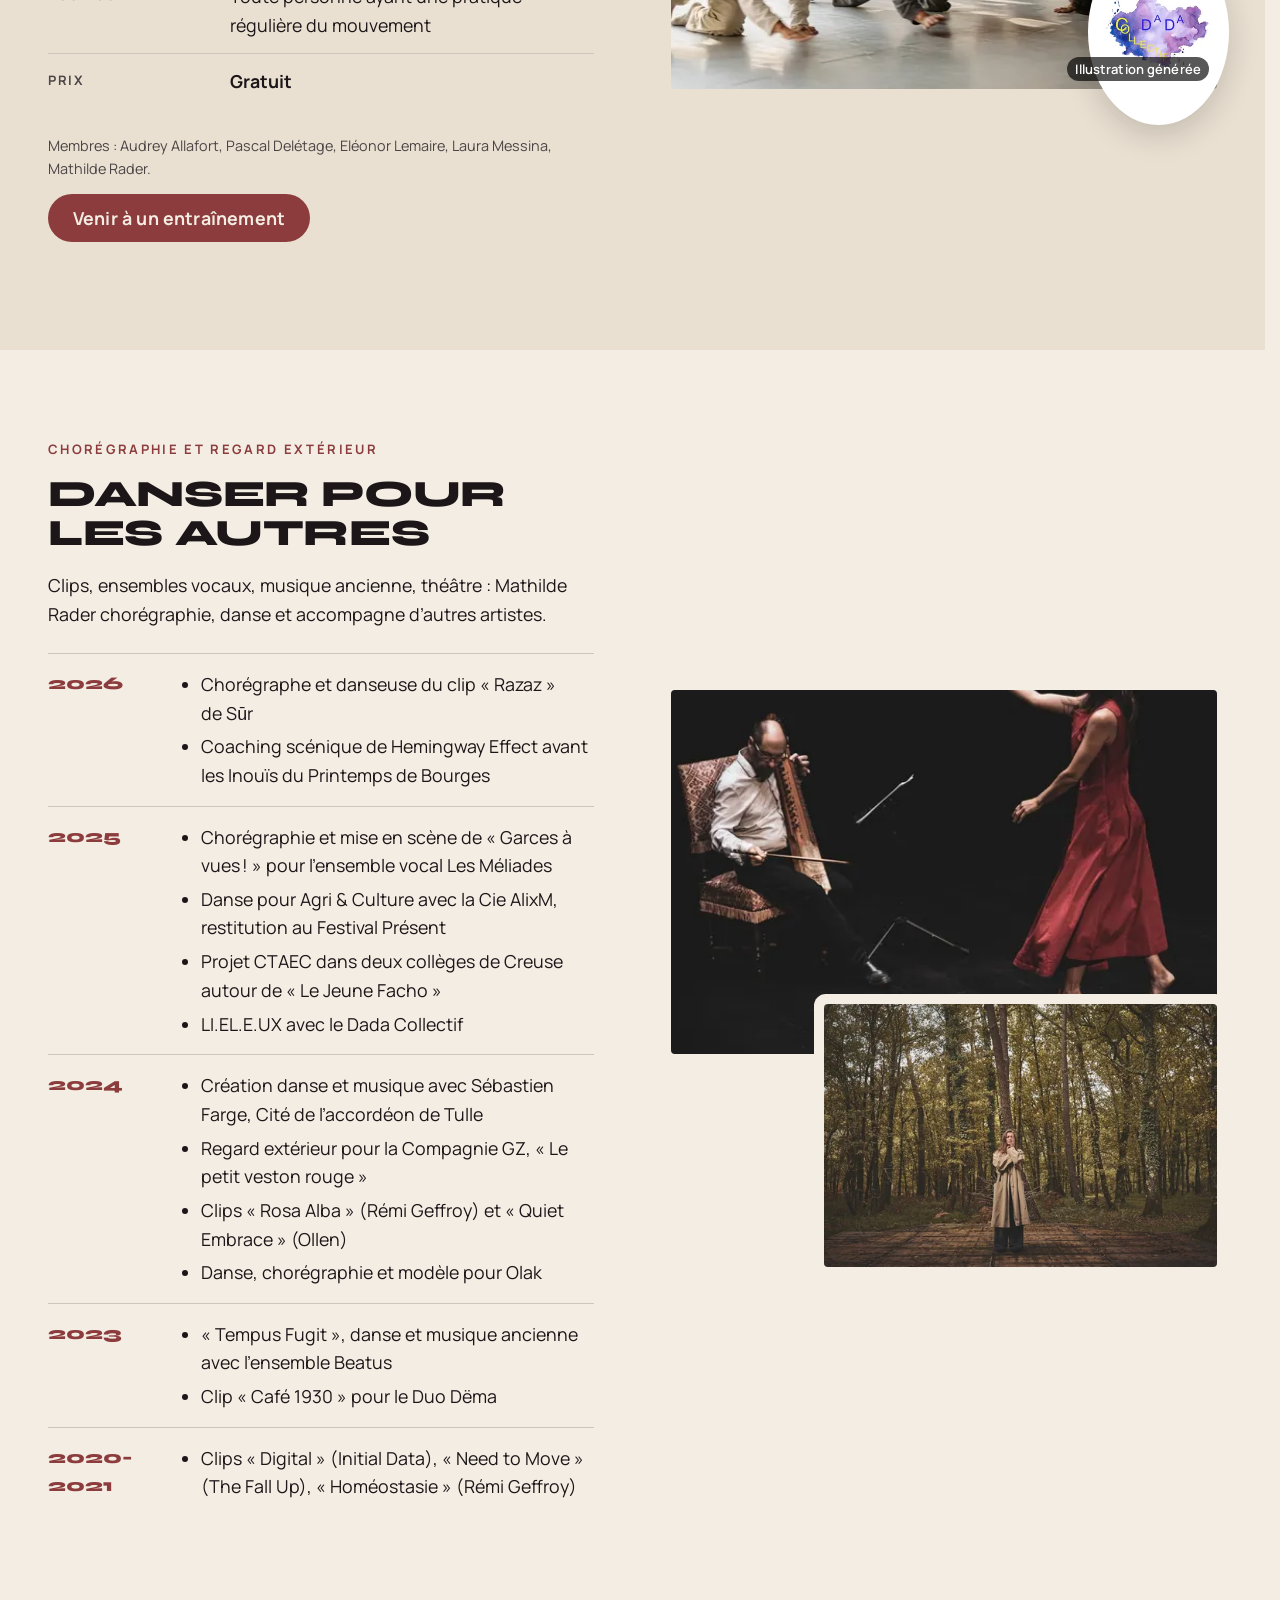
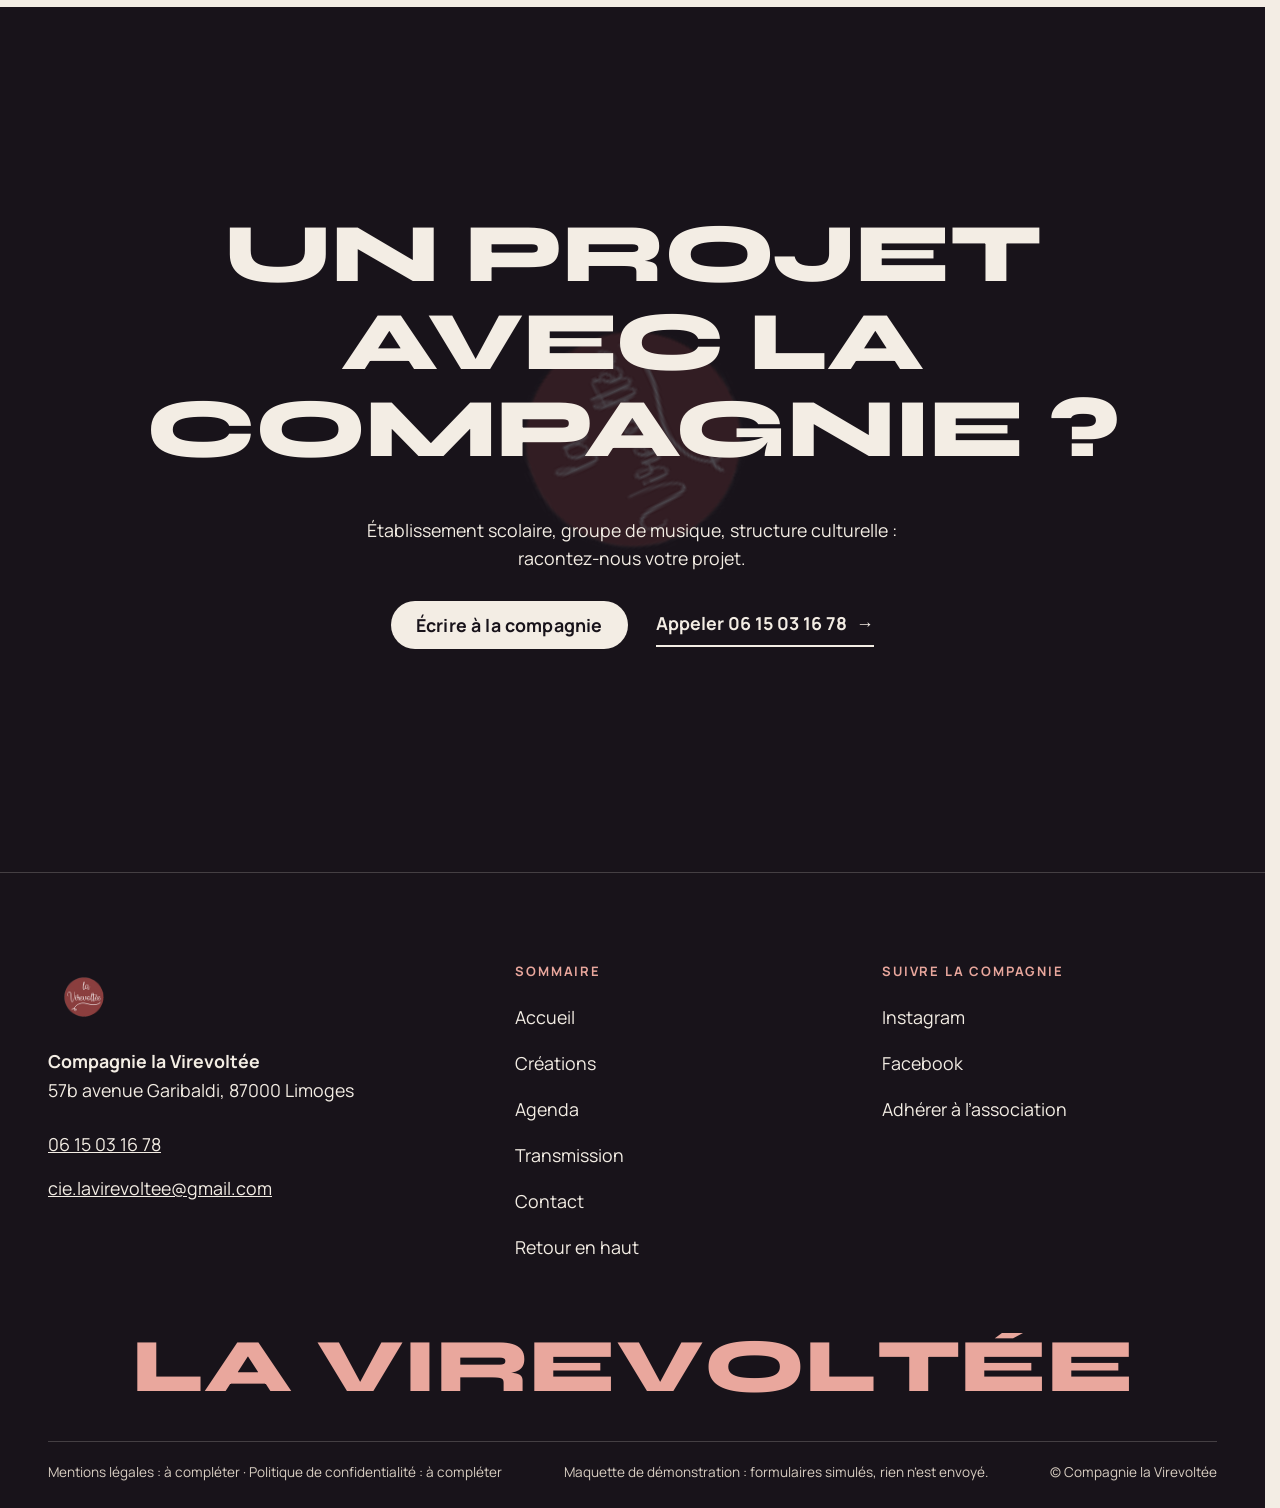
<file: transmission.html>
<!doctype html>
<html lang="fr" data-v="2" data-curseur>
<head>
<meta charset="utf-8">
<meta name="viewport" content="width=device-width, initial-scale=1, viewport-fit=cover">
<title>Transmission : éducation artistique, coaching scénique, Dada Collectif</title>
<meta name="description" content="Ateliers et créations avec les élèves, coaching scénique pour les groupes de musique, entraînement gratuit du Dada Collectif à Limoges.">
<meta name="robots" content="noindex, nofollow">
<link rel="canonical" href="https://la-virevoltee-maquette.vercel.app/transmission">
<style>:root{--fond:#F3EDE4;--texte:#1C1618;--voile-fond:#8C3C3C;--ouverture-fond:#F3EDE4;--menu-fond:#18131A}:root { --entete-h: 72px; --barres-h: 0px; } html { background: var(--fond); color: var(--texte); scrollbar-gutter: stable; } body { margin: 0; background: var(--fond); } html.js:not(.secours):not([data-arrivee="retour"]) [data-anime] { opacity: 0; } html.js:not(.secours):not([data-arrivee="retour"]) [data-anime].vu { opacity: 1; } [data-voile] { position: fixed; inset: 0; z-index: 900; background: var(--voile-fond); transform: translateY(100%); visibility: hidden; pointer-events: none; } html[data-arrivee="voile"]:not(.voile-leve):not(.secours) [data-voile] { transform: none; visibility: visible; } html.secours [data-voile] { visibility: hidden !important; } .ouverture-panneau { position: fixed; inset: 0; z-index: 850; display: none; place-content: center; justify-items: center; background: var(--ouverture-fond, var(--voile-fond)); color: var(--fond); text-align: center; } html.js[data-arrivee="intro"]:not(.secours):not(.intro-finie) .ouverture-panneau { display: grid; } html.defilement-bloque, html.defilement-bloque body, html.js[data-arrivee="intro"]:not(.secours):not(.intro-finie), html.js[data-arrivee="intro"]:not(.secours):not(.intro-finie) body, html[data-arrivee="voile"]:not(.voile-leve):not(.secours), html[data-arrivee="voile"]:not(.voile-leve):not(.secours) body { overflow: hidden; } html.js[data-arrivee="intro"]:not(.secours):not(.intro-finie) { background-color: var(--ouverture-fond, var(--voile-fond)); } html[data-arrivee="voile"]:not(.voile-leve):not(.secours) { background-color: var(--voile-fond); }</style>
<script>(function () {
var d = document.documentElement, ss = null, ls = null;
try { ss = window.sessionStorage; ls = window.localStorage; } catch (e) {}
d.classList.add('js');
var nav = performance.getEntriesByType ? performance.getEntriesByType('navigation')[0] : null;
var type = nav ? nav.type : 'navigate';
var depart = null;
try { depart = JSON.parse(ss.getItem('socle:depart') || 'null'); ss.removeItem('socle:depart'); } catch (e) {}
if (depart && !(Date.now() - depart.t < 15000)) depart = null;
var mode = type === 'back_forward' ? 'retour' : type === 'reload' ? 'intro' : depart ? 'voile' : 'intro';
d.setAttribute('data-arrivee', mode);
if (mode === 'voile' && depart.couleur) d.style.setProperty('--voile-fond', depart.couleur);
if (type === 'reload' && 'scrollRestoration' in history) {
history.scrollRestoration = 'manual';
}
try {
var choisie = ls && ls.getItem('socle:langue');
var langue = (d.lang || '').slice(0, 2);
if (choisie && choisie !== langue && type === 'navigate' && !depart) {
var alt = document.querySelector('link[rel="alternate"][hreflang="' + choisie + '"]');
if (alt) location.replace(new URL(alt.href).pathname + location.search + location.hash);
}
} catch (e) {}
setTimeout(function () { if (!d.classList.contains('demarre')) d.classList.add('secours'); }, 2000);
})();</script>
<link rel="preload" href="/assets/fonts/syne-latin-800-normal.woff2" as="font" type="font/woff2" crossorigin>
<link rel="preload" href="/assets/fonts/manrope-latin-400-normal.woff2" as="font" type="font/woff2" crossorigin>
<link rel="stylesheet" href="/assets/css/socle.css?v=2">
<link rel="stylesheet" href="/assets/css/site.css?v=2">
<link rel="modulepreload" href="/assets/js/site.js?v=2">
<link rel="modulepreload" href="/assets/js/socle/index.js?v=2">
<script src="/assets/vendor/gsap.min.js" defer></script>
<script src="/assets/vendor/ScrollTrigger.min.js" defer></script>
<script src="/assets/vendor/SplitText.min.js" defer></script>
<script type="module" src="/assets/js/site.js?v=2"></script>
<meta name="theme-color" content="#F3EDE4">
<link rel="icon" href="/assets/images/favicon.png" type="image/png">
<link rel="apple-touch-icon" href="/assets/images/apple-touch-icon.png">
<meta property="og:type" content="website">
<meta property="og:site_name" content="Compagnie la Virevoltée">
<meta property="og:locale" content="fr_FR">
<meta property="og:title" content="Transmission : éducation artistique, coaching scénique, Dada Collectif">
<meta property="og:description" content="Ateliers et créations avec les élèves, coaching scénique pour les groupes de musique, entraînement gratuit du Dada Collectif à Limoges.">
<meta property="og:url" content="https://la-virevoltee-maquette.vercel.app/transmission">
<meta property="og:image" content="https://la-virevoltee-maquette.vercel.app/assets/partage/transmission-fr.jpg">
<meta property="og:image:width" content="1200">
<meta property="og:image:height" content="630">
<meta property="og:image:alt" content="Deux bras qui se tiennent : la transmission selon la Virevoltée">
<meta name="twitter:card" content="summary_large_image">
<script type="application/ld+json">{"@context":"https://schema.org","@type":"PerformingGroup","name":"Compagnie la Virevoltée","url":"https://la-virevoltee-maquette.vercel.app/","telephone":"+33615031678","email":"cie.lavirevoltee@gmail.com","foundingDate":"2020-10","founder":{"@type":"Person","name":"Mathilde Rader"},"address":{"@type":"PostalAddress","streetAddress":"57b avenue Garibaldi","postalCode":"87000","addressLocality":"Limoges","addressCountry":"FR"},"sameAs":["https://www.instagram.com/cie_la.virevoltee/","https://www.facebook.com/Cie-la-Virevolt%C3%A9e-Mathilde-Rader-115902940333047"],"description":"Compagnie de danse contemporaine basée à Limoges, créée en 2020 par la danseuse Mathilde Rader : spectacles pour la rue et la scène, éducation artistique, coaching scénique."}</script>
</head>
<body id="haut">
<div data-voile data-forme="iris" aria-hidden="true"><div class="voile-contenu"><img src="/assets/images/logo-160.png" alt="" width="72" height="72"><span data-voile-libelle>Transmission</span></div></div>
<div class="ouverture-panneau" data-ouverture aria-hidden="true">
  <div class="ouverture-objet" data-ouverture-objet>
    <svg class="toupie-anneau" viewBox="0 0 200 200" aria-hidden="true"><defs><path id="anneau-intro" d="M100 100 m-82 0 a82 82 0 1 1 164 0 a82 82 0 1 1 -164 0"/></defs><text><textPath href="#anneau-intro" textLength="508">Compagnie de danse contemporaine · Limoges · depuis 2020 · </textPath></text></svg>
    <img class="ouverture-logo" src="/assets/images/logo-160.png" alt="" width="120" height="120">
  </div>
</div>
<a class="evitement" href="#contenu">Aller au contenu</a>
<header data-entete>
  <div class="entete-rangee">
    <a class="entete-logo" href="/" aria-label="Compagnie la Virevoltée, accueil" data-libelle="Accueil">
      <img src="/assets/images/logo-160.png" alt="" width="44" height="44"><span class="entete-nom">la Virevoltée</span>
    </a>
    <nav data-nav aria-label="Navigation principale">
      <ul><li><a href="/creations" data-libelle="Créations">Créations</a></li><li><a href="/agenda" data-libelle="Agenda">Agenda</a></li><li><a href="/transmission" data-libelle="Transmission" aria-current="page">Transmission</a></li><li><a href="/contact" data-libelle="Contact">Contact</a></li></ul>
    </nav>
    <div class="entete-actions">
      <a class="bouton" href="/contact?sujet=programmation#demande" data-libelle="Contact">Programmer</a>
      <button type="button" data-menu-bouton aria-controls="menu" aria-expanded="false" data-libelle-ouvrir="Menu" data-libelle-fermer="Fermer"><span data-libelle-bouton>Menu</span></button>
      <a class="menu-sansjs" href="#menu" data-menu-lien>Menu</a>
    </div>
  </div>
</header>
<script>/* Avant le premier affichage : rangées de la navigation (même règle que ajusterNav dans assets/js/socle/entete.js)
   et hauteur réelle de l'en-tête, pour que rien ne saute quand le JavaScript du site prend la main. */
(function () {
  var h = document.documentElement, u = document.querySelector('[data-nav] ul'), e = document.querySelector('[data-entete]');
  if (u) {
    var deborde = function () { return u.scrollWidth > u.clientWidth + 1; }, c = deborde();
    if (c && window.matchMedia('(min-width: 900px)').matches) {
      h.classList.add('nav-deux-rangees'); c = deborde();
      if (c) { h.classList.add('nav-deux-lignes'); var a = u.querySelector('a'); c = !a || u.getBoundingClientRect().height > a.getBoundingClientRect().height * 2.5; }
      if (c) h.classList.remove('nav-deux-rangees', 'nav-deux-lignes');
    }
    if (c) h.classList.add('nav-compacte');
  }
  if (e) h.style.setProperty('--entete-h', Math.round(e.getBoundingClientRect().height) + 'px');
})();</script>
<span id="menu-ferme" aria-hidden="true"></span>
<div id="menu" data-menu role="dialog" aria-modal="true" aria-label="Menu">
  <p class="menu-sansjs-fermer"><a href="#menu-ferme">Fermer</a></p>
  <ul><li style="--i:0"><a href="/" class="menu-lien" data-libelle="Accueil">Accueil</a></li><li style="--i:1"><a href="/creations" class="menu-lien" data-libelle="Créations">Créations</a></li><li style="--i:2"><a href="/agenda" class="menu-lien" data-libelle="Agenda">Agenda</a></li><li style="--i:3"><a href="/transmission" class="menu-lien" data-libelle="Transmission" aria-current="page">Transmission</a></li><li style="--i:4"><a href="/contact" class="menu-lien" data-libelle="Contact">Contact</a></li></ul>
  <p class="menu-contact"><a class="bouton" href="tel:+33615031678">Appeler 06 15 03 16 78</a> <a class="menu-mail" href="mailto:cie.lavirevoltee@gmail.com">cie.lavirevoltee@gmail.com</a></p>
</div>
<main id="contenu" tabindex="-1">
<section class="ouv ouv--transmission" id="debut" aria-labelledby="titre-transmission">
  <div class="ouv-trans-grille">
    <figure class="media ouv-trans-media" data-fx="parallaxe" data-fx-force="6" style="--cadrage:40% 50%">
  <picture><source media="(max-width: 760px) and (orientation: portrait)" srcset="/assets/images/transmission-ouverture-mobile-640.webp 640w, /assets/images/transmission-ouverture-mobile-1080.webp 1080w" sizes="(max-width: 760px) 100vw, 45vw">
    <img src="/assets/images/transmission-ouverture-1200.webp" srcset="/assets/images/transmission-ouverture-480.webp 480w, /assets/images/transmission-ouverture-800.webp 800w, /assets/images/transmission-ouverture-1200.webp 1200w" sizes="(max-width: 760px) 100vw, 45vw" alt="Deux bras qui se tiennent : une main serre l’avant-bras de l’autre danseur" width="1200" height="1500" fetchpriority="high" loading="eager" decoding="async">
  </picture>
</figure>
    <div class="ouv-trans-texte">
      <div class="toupie toupie--page toupie--trans" data-iris-centre="disque" data-effet="toupie" aria-hidden="true">
  <svg class="toupie-anneau" viewBox="0 0 200 200" data-audit-ignorer><defs><path id="anneau-4" d="M100 100 m-82 0 a82 82 0 1 1 164 0 a82 82 0 1 1 -164 0"/></defs><text><textPath href="#anneau-4" textLength="508">Compagnie de danse contemporaine · Limoges · depuis 2020 · </textPath></text></svg>
  <img class="toupie-logo" src="/assets/images/logo-160.png" alt="" width="160" height="160">
</div>
      <p class="surtitre" data-ouv>Transmission</p>
      <h1 class="titre-geant titre-geant--encre titre-geant--moyen" id="titre-transmission" data-anime="gsap" data-grille="typo"><span class="l">Transmettre</span> <span class="l">la danse,</span> <span class="l l--accent">de corps à corps</span></h1>
      <p class="ouv-intro masque-ecran-tres-bas" data-ouv>Ateliers et créations avec les élèves, coaching scénique pour les groupes de musique, entraînement partagé entre danseurs : la compagnie transmet autant qu’elle crée.</p>
      <p class="ouv-actions" data-ouv><a href="/contact?sujet=mediation#demande" class="bouton" data-libelle="Contact" data-action-principale data-survol="magnetique">Monter un projet</a></p>
      <p class="ouv-info ouv-info--encre" data-info-cle data-ouv>Dada Collectif : chaque jeudi, 11 h – 13 h, gratuit</p>
    </div>
  </div>
  <p class="credit credit--trans">Photo © Kathleen Missud</p>
</section>
<section class="eac" id="eac" aria-labelledby="eac-titre">
  <div class="conteneur eac-grille">
    <div class="eac-tete">
      <p class="surtitre" data-anime>Éducation artistique et culturelle</p>
      <h2 id="eac-titre" class="titre-section" data-anime="lignes">Créer avec les élèves</h2>
      <p data-anime>Avec les écoles, les collèges, les lycées et les conservatoires : des ateliers, puis un spectacle créé avec les élèves et joué devant un public.</p>
      <div class="eac-photos">
        <figure class="media eac-photo" data-fx="vitesse" data-fx-force="2" style="--cadrage:50% 50%;aspect-ratio:3 / 2">
  <picture>
    <img src="/assets/images/transmission-eac-640.webp" srcset="/assets/images/transmission-eac-480.webp 480w, /assets/images/transmission-eac-640.webp 640w" sizes="(max-width: 760px) 50vw, 18vw" alt="Atelier d’éducation artistique : élèves et danseuse en mouvement" width="640" height="427" loading="lazy" decoding="async">
  </picture>
</figure>
        <figure class="media eac-photo" data-fx="vitesse" data-fx-force="2" style="--cadrage:50% 50%;aspect-ratio:3 / 2">
  <picture>
    <img src="/assets/images/transmission-marceau-640.webp" srcset="/assets/images/transmission-marceau-480.webp 480w, /assets/images/transmission-marceau-640.webp 640w" sizes="(max-width: 760px) 50vw, 18vw" alt="Si Marceau m’était dansé : les élèves dansent devant la caserne Marceau" width="640" height="427" loading="lazy" decoding="async">
  </picture>
</figure>
      </div>
      <p data-anime><a href="/contact?sujet=mediation#demande" class="lien-fleche" data-libelle="Contact">Proposer un projet à la compagnie</a></p>
    </div>
    <div class="frise">
      <svg class="frise-trait" viewBox="0 0 4 100" preserveAspectRatio="none" aria-hidden="true" data-fx="trace"><path d="M2 0 V100" fill="none" stroke="currentColor" stroke-width="2" vector-effect="non-scaling-stroke"/></svg>
      <ol class="frise-liste">
      <li class="frise-saison">
        <p class="frise-annee" data-anime>2025-2026</p>
        <ul data-anime="cascade"><li>Coaching scénique de lycéens pour leur concert au Nouveau Festival</li><li>Enseignante, formatrice et regard extérieur aux Rencontres chorégraphiques de Lomé (Togo)</li><li>Ateliers et création avec six classes de l’école élémentaire du Vigenal, Limoges, avec l’association Peanuts</li><li>Atelier danse à la fête du quartier du Val de l’Aurence</li></ul>
      </li><li class="frise-saison">
        <p class="frise-annee" data-anime>2024-2025</p>
        <ul data-anime="cascade"><li>Ateliers et créations avec deux classes de l’école d’Aigueperse, Limoges (Compagnie des Singuliers associés, DRAC)</li><li>Si Marceau m’était dansé, création avec une classe du conservatoire de Limoges (Ligue de l’enseignement, DRAC, rectorat)</li></ul>
      </li><li class="frise-saison">
        <p class="frise-annee" data-anime>2023-2024</p>
        <ul data-anime="cascade"><li>Stage d’acrodanse et de floorwork, maison de quartier du Val de l’Aurence</li><li>Hall’ons danser !, avec une classe de CE2-CM1 du Vigenal (Ligue de l’enseignement, DRAC, rectorat)</li><li>ORIG17NES, avec les élèves de 1re SAPAT du lycée des Vaseix (DRAC)</li><li>Alors on danse, aide au projet d’une classe de seconde du lycée Jean-Giraudoux de Bellac (DRAC, OARA)</li><li>Atelier danse et musique avec Antoine Petit autour de Souffle</li></ul>
      </li>
      </ol>
    </div>
  </div>
</section>
<section class="coaching plateau" id="coaching" aria-labelledby="coaching-titre">
  <div class="conteneur coaching-grille">
    <figure class="media coaching-media" data-grok data-anime="rideau" style="--cadrage:50% 50%;aspect-ratio:3 / 2">
  <picture>
    <img src="/assets/images/grok/transmission-coaching-1200.webp" srcset="/assets/images/grok/transmission-coaching-640.webp 640w, /assets/images/grok/transmission-coaching-1200.webp 1200w" sizes="(max-width: 760px) 100vw, 50vw" alt="Un groupe de musique répète sur une petite scène pendant qu’une danseuse lui montre un geste" width="1200" height="800" loading="lazy" decoding="async">
  </picture><figcaption class="mention-ia">Illustration générée</figcaption>
</figure>
    <div>
      <p class="surtitre" data-anime>Coaching scénique</p>
      <h2 id="coaching-titre" class="titre-section" data-anime="lignes">Du studio à la scène</h2>
      <p data-anime>Pour les groupes de musique professionnels, en voie de professionnalisation ou amateurs : construire une présence scénique qui respecte les choix artistiques et l’identité du groupe.</p>
      <p class="note" data-anime>Mathilde Rader est formée à l’accompagnement artistique (« Quelles postures pédagogiques ? », Collectif RPM, 2021).</p>
      <p class="coaching-ref" data-anime>En 2026, elle a préparé Hemingway Effect aux Inouïs du Printemps de Bourges.</p>
      <p data-anime><a href="/contact?sujet=coaching#demande" class="bouton bouton--clair" data-libelle="Contact">Demander un coaching</a></p>
    </div>
  </div>
</section>
<section class="dada" id="dada" aria-labelledby="dada-titre">
  <div class="conteneur dada-grille">
    <div>
      <p class="surtitre" data-anime>Dada Collectif</p>
      <h2 id="dada-titre" class="titre-section" data-anime="lignes">S’entraîner ensemble, chaque jeudi</h2>
      <p data-anime>Créé en septembre 2022 et porté par l’association, le Dada Collectif propose un entraînement régulier du danseur. Les intervenants, bénévoles, se relaient chaque semaine.</p>
      <dl class="fiche fiche--dada" data-anime="cascade">
        <div><dt>Quand</dt><dd>Le jeudi, de 11 h à 13 h, de septembre à juin</dd></div>
        <div><dt>Où</dt><dd>MAD Jean-Moulin, quartier de Beaubreuil, Limoges</dd></div>
        <div><dt>Pour qui</dt><dd>Toute personne ayant une pratique régulière du mouvement</dd></div>
        <div><dt>Prix</dt><dd><strong>Gratuit</strong></dd></div>
      </dl>
      <p class="note" data-anime>Membres : Audrey Allafort, Pascal Delétage, Eléonor Lemaire, Laura Messina, Mathilde Rader.</p>
      <p data-anime><a href="/contact?sujet=dada#demande" class="bouton" data-libelle="Contact">Venir à un entraînement</a></p>
    </div>
    <div class="dada-visuels">
      <figure class="media dada-media" data-grok data-fx="zoom" style="--cadrage:50% 50%;aspect-ratio:3 / 2">
  <picture>
    <img src="/assets/images/grok/transmission-dada-1200.webp" srcset="/assets/images/grok/transmission-dada-640.webp 640w, /assets/images/grok/transmission-dada-1200.webp 1200w" sizes="(max-width: 760px) 100vw, 50vw" alt="Entraînement de danseurs au sol dans un studio baigné de lumière" width="1200" height="800" loading="lazy" decoding="async">
  </picture><figcaption class="mention-ia">Illustration générée</figcaption>
</figure>
      <figure class="media dada-logo" style="--cadrage:50% 50%">
  <picture>
    <img src="/assets/images/dada-logo-480.webp" srcset="/assets/images/dada-logo-240.webp 240w, /assets/images/dada-logo-480.webp 480w" sizes="160px" alt="Logo du Dada Collectif" width="480" height="660" loading="lazy" decoding="async">
  </picture>
</figure>
    </div>
  </div>
</section>
<section class="regard" id="regard" aria-labelledby="regard-titre">
  <div class="conteneur regard-grille">
    <div class="regard-tete">
      <p class="surtitre" data-anime>Chorégraphie et regard extérieur</p>
      <h2 id="regard-titre" class="titre-section" data-anime="lignes">Danser pour les autres</h2>
      <p data-anime>Clips, ensembles vocaux, musique ancienne, théâtre : Mathilde Rader chorégraphie, danse et accompagne d’autres artistes.</p>
      <dl class="annees" data-anime="cascade"><div><dt>2026</dt><dd><ul><li>Chorégraphe et danseuse du clip « Razaz » de Sūr</li><li>Coaching scénique de Hemingway Effect avant les Inouïs du Printemps de Bourges</li></ul></dd></div><div><dt>2025</dt><dd><ul><li>Chorégraphie et mise en scène de « Garces à vues ! » pour l’ensemble vocal Les Méliades</li><li>Danse pour Agri &amp; Culture avec la Cie AlixM, restitution au Festival Présent</li><li>Projet CTAEC dans deux collèges de Creuse autour de « Le Jeune Facho »</li><li>LI.EL.E.UX avec le Dada Collectif</li></ul></dd></div><div><dt>2024</dt><dd><ul><li>Création danse et musique avec Sébastien Farge, Cité de l’accordéon de Tulle</li><li>Regard extérieur pour la Compagnie GZ, « Le petit veston rouge »</li><li>Clips « Rosa Alba » (Rémi Geffroy) et « Quiet Embrace » (Ollen)</li><li>Danse, chorégraphie et modèle pour Olak</li></ul></dd></div><div><dt>2023</dt><dd><ul><li>« Tempus Fugit », danse et musique ancienne avec l’ensemble Beatus</li><li>Clip « Café 1930 » pour le Duo Dëma</li></ul></dd></div><div><dt>2020-2021</dt><dd><ul><li>Clips « Digital » (Initial Data), « Need to Move » (The Fall Up), « Homéostasie » (Rémi Geffroy)</li></ul></dd></div></dl>
    </div>
    <div class="regard-photos">
      <figure class="media regard-photo" data-fx="parallaxe" style="--cadrage:50% 50%;aspect-ratio:3 / 2">
  <picture>
    <img src="/assets/images/choregraphie-beatus-1200.webp" srcset="/assets/images/choregraphie-beatus-640.webp 640w, /assets/images/choregraphie-beatus-1200.webp 1200w" sizes="(max-width: 760px) 100vw, 45vw" alt="Une danseuse en robe rouge face à un musicien jouant d’un instrument ancien à archet" width="1200" height="800" loading="lazy" decoding="async">
  </picture>
</figure>
      <figure class="media regard-photo regard-photo--2" data-fx="parallaxe" data-fx-force="12" style="--cadrage:50% 50%;aspect-ratio:3 / 2">
  <picture>
    <img src="/assets/images/choregraphie-foret-1200.webp" srcset="/assets/images/choregraphie-foret-640.webp 640w, /assets/images/choregraphie-foret-1200.webp 1200w" sizes="(max-width: 760px) 100vw, 35vw" alt="Une danseuse en trench immobile au milieu d’une forêt d’automne" width="1200" height="800" loading="lazy" decoding="async">
  </picture>
</figure>
    </div>
  </div>
</section>
<section class="appel plateau" id="appel" aria-labelledby="appel-titre">
  <div class="appel-disque" data-effet="disque-final" data-visuel aria-hidden="true"><img src="/assets/images/logo-160.png" alt="" width="160" height="160" loading="lazy"></div>
  <div class="conteneur appel-texte">
    <h2 id="appel-titre" class="titre-section" data-anime="lignes">Un projet avec la compagnie ?</h2>
    <p data-anime>Établissement scolaire, groupe de musique, structure culturelle : racontez-nous votre projet.</p>
    <p class="appel-actions" data-anime><a href="/contact?sujet=mediation#demande" class="bouton bouton--clair" data-libelle="Contact" data-survol="magnetique">Écrire à la compagnie</a>
      <a class="lien-fleche" href="tel:+33615031678">Appeler 06 15 03 16 78</a></p>
  </div>
</section>
</main>
<footer class="pied" id="pied">
  <div class="conteneur pied-grille">
    <div class="pied-marque">
      <img src="/assets/images/logo-160.png" alt="" width="72" height="72" loading="lazy">
      <p><strong>Compagnie la Virevoltée</strong><br>57b avenue Garibaldi, 87000 Limoges</p>
      <p><a href="tel:+33615031678">06 15 03 16 78</a><br><a href="mailto:cie.lavirevoltee@gmail.com">cie.lavirevoltee@gmail.com</a></p>
    </div>
    <nav aria-label="Sommaire">
      <p class="pied-titre">Sommaire</p>
      <ul><li><a href="/" data-libelle="Accueil">Accueil</a></li><li><a href="/creations" data-libelle="Créations">Créations</a></li><li><a href="/agenda" data-libelle="Agenda">Agenda</a></li><li><a href="/transmission" data-libelle="Transmission" aria-current="page">Transmission</a></li><li><a href="/contact" data-libelle="Contact">Contact</a></li><li><a href="#haut" data-sans-transition>Retour en haut</a></li></ul>
    </nav>
    <div>
      <p class="pied-titre">Suivre la compagnie</p>
      <ul>
        <li><a href="https://www.instagram.com/cie_la.virevoltee/" target="_blank" rel="noopener">Instagram <span class="visuellement-cache">(nouvel onglet)</span></a></li>
        <li><a href="https://www.facebook.com/Cie-la-Virevolt%C3%A9e-Mathilde-Rader-115902940333047" target="_blank" rel="noopener">Facebook <span class="visuellement-cache">(nouvel onglet)</span></a></li>
        <li><a href="https://www.helloasso.com/associations/compagnie-la-virevoltee/adhesions/adhesion" target="_blank" rel="noopener">Adhérer à l’association <span class="visuellement-cache">(nouvel onglet)</span></a></li>
      </ul>
    </div>
  </div>
  <p class="pied-geant" aria-hidden="true" data-audit-ignorer data-anime="lettres">la Virevoltée</p>
  <div class="conteneur pied-bas"><p>Mentions légales : à compléter · Politique de confidentialité : à compléter</p><p>Maquette de démonstration : formulaires simulés, rien n’est envoyé.</p><p>© Compagnie la Virevoltée</p></div>
</footer>
<div data-barre-fixe>
  <a class="bouton bouton--contour" href="tel:+33615031678">Appeler</a>
  <a class="bouton" href="/contact?sujet=programmation#demande" data-libelle="Contact">Programmer</a>
</div>
</body>
</html>
</file>
<file: assets/css/socle.css>
/* Socle : règles communes à toutes les maquettes. Le style du projet va dans site.css.
   Les couleurs et polices du projet se règlent par les variables ci-dessous (redéfinies dans site.css). */
:root {
  --police-titres: Georgia, 'Times New Roman', serif;
  --police-texte: system-ui, -apple-system, 'Segoe UI', Roboto, sans-serif;
  --accent: #b3361f;
  --texte-doux: color-mix(in srgb, var(--texte) 78%, var(--fond));
  --ligne: color-mix(in srgb, var(--texte) 18%, var(--fond));
  --gouttiere: clamp(16px, 4vw, 48px);
  --largeur: 1240px;
  --rayon: 6px;
  --duree: .7s;
  --courbe: cubic-bezier(.22, 1, .36, 1);
}

*, *::before, *::after { box-sizing: border-box; }
html { -webkit-text-size-adjust: 100%; text-size-adjust: 100%; }
body {
  font-family: var(--police-texte); font-size: clamp(1rem, .96rem + .2vw, 1.125rem); line-height: 1.6;
  padding-bottom: var(--barres-h); overflow-x: clip;
}
img, picture, video, canvas, svg { display: block; max-width: 100%; }
img, video { height: auto; }
h1, h2, h3, h4 { font-family: var(--police-titres); line-height: 1.08; margin: 0 0 .5em; text-wrap: balance; font-weight: 600; }
p, li, dd, figcaption { text-wrap: pretty; }
p { margin: 0 0 1em; }
a { color: inherit; }
a[href^="mailto:"] { overflow-wrap: anywhere; }
button, input, select, textarea { font: inherit; color: inherit; }
button { cursor: pointer; }
:where(a, button, input, select, textarea, summary, [tabindex]) { -webkit-tap-highlight-color: transparent; }
:focus { outline: none; }
:focus-visible { outline: 3px solid var(--accent); outline-offset: 3px; border-radius: 2px; }
[id] { scroll-margin-top: calc(var(--entete-h) + 12px); scroll-margin-bottom: calc(var(--barres-h) + 12px); }
/* Lien profond vers une scène qui cache l'en-tête : elle arrive tout en haut de l'écran (comme aller() du socle). */
html.js:not(.secours) :is([data-entete-cache], [data-entete-cache] [id], [data-fx="plein-ecran"], [data-fx="plein-ecran"] [id]) { scroll-margin-top: 0; }
[hidden] { display: none !important; }

.visuellement-cache {
  position: absolute !important; width: 1px; height: 1px; padding: 0; margin: -1px;
  overflow: hidden; clip: rect(0 0 0 0); white-space: nowrap; border: 0;
}
.evitement {
  position: fixed; left: 12px; top: 12px; z-index: 1000; padding: 12px 16px; background: var(--texte); color: var(--fond);
  transform: translateY(-160%); text-decoration: none;
}
.evitement:focus-visible { transform: none; }
.conteneur { width: min(100% - 2 * var(--gouttiere), var(--largeur)); margin-inline: auto; }
.chiffres { font-variant-numeric: tabular-nums; }

/* Boutons : zones tactiles d'au moins 44 px. */
.bouton {
  display: inline-flex; align-items: center; justify-content: center; gap: .5em;
  min-height: 48px; min-width: 44px; padding: .7em 1.4em; border-radius: 999px;
  background: var(--accent); color: var(--fond); text-decoration: none; font-weight: 600; border: 0;
  line-height: 1.2; text-align: center;
}
.bouton--contour { background: transparent; color: inherit; box-shadow: inset 0 0 0 2px currentColor; }
.bouton[disabled] { opacity: .55; cursor: not-allowed; }

/* Apparitions : cachées par le style critique jusqu'à .vu, jamais recachées. */
html.js:not(.secours):not([data-arrivee="retour"]) [data-anime]:not([data-anime="gsap"]) {
  transform: translate3d(0, 1.2rem, 0);
  transition: opacity var(--duree) var(--courbe) var(--delai, 0s), transform var(--duree) var(--courbe) var(--delai, 0s);
}
html.js:not(.secours):not([data-arrivee="retour"]) [data-anime]:not([data-anime="gsap"]).vu { transform: none; }

/* Bibliothèque d'effets (effets.js). Apparitions : le bloc lui-même ne glisse pas, ce sont ses parties qui arrivent.
   Mêmes conditions que les apparitions : en secours, au retour et sans JavaScript, état final direct.
   Les transitions ne valent que pendant l'arrivée (.fx-fini ensuite) : celles du projet reprennent la main. */
html.js:not(.secours):not([data-arrivee="retour"]) :is([data-anime="lignes"], [data-anime="mots"], [data-anime="lettres"], [data-anime="cascade"]):not([data-anime="gsap"]) {
  transform: none; transition: opacity .25s linear var(--delai, 0s);
}
/* Masques des lignes : découpe par clip-path, débordante en haut et sur les côtés (accents), un peu en bas (jambages),
   au lieu d'un overflow et de marges : la mise en page ne change pas d'un pixel pendant la découpe. La ligne part
   d'assez bas (135 %) pour rester invisible malgré le débord du bas. */
.fx-ligne-mask { overflow: visible !important; clip-path: inset(-.4em -.6em -.2em -.6em); }
html.js:not(.secours):not([data-arrivee="retour"]) [data-anime="lignes"] .fx-ligne {
  transform: translate3d(0, 135%, 0); transition: transform 1s var(--courbe) calc(var(--delai, 0s) + var(--i, 0) * 90ms);
}
html.js:not(.secours):not([data-arrivee="retour"]) [data-anime="lignes"].vu .fx-ligne { transform: none; }
html.js:not(.secours):not([data-arrivee="retour"]) [data-anime="mots"] .fx-mot {
  opacity: 0; transform: translate3d(0, .5em, 0);
  transition: opacity .6s var(--courbe) calc(var(--delai, 0s) + var(--i, 0) * 35ms), transform .7s var(--courbe) calc(var(--delai, 0s) + var(--i, 0) * 35ms);
}
html.js:not(.secours):not([data-arrivee="retour"]) [data-anime="mots"].vu .fx-mot { opacity: 1; transform: none; }
/* Lettres : chaque mot reste d'un bloc (jamais coupé en fin de ligne), les lettres basculent en place. */
[data-anime="lettres"] :is(.fx-mot-l, .fx-lettre) { display: inline-block; }
html.js:not(.secours):not([data-arrivee="retour"]) [data-anime="lettres"] .fx-lettre {
  opacity: 0; transform: translate3d(0, .55em, 0) rotate(12deg); transform-origin: 0 100%;
  transition: opacity .5s var(--courbe) calc(var(--delai, 0s) + var(--i, 0) * 18ms), transform .8s var(--courbe) calc(var(--delai, 0s) + var(--i, 0) * 18ms);
}
html.js:not(.secours):not([data-arrivee="retour"]) [data-anime="lettres"].vu .fx-lettre { opacity: 1; transform: none; }
html.js:not(.secours):not([data-arrivee="retour"]) [data-anime="cascade"] > * { opacity: 0; transform: translate3d(0, 1.8rem, 0); }
html.js:not(.secours):not([data-arrivee="retour"]) [data-anime="cascade"]:not(.fx-fini) > * {
  transition: opacity .7s var(--courbe) calc(var(--delai, 0s) + var(--i, 0) * 80ms), transform .9s var(--courbe) calc(var(--delai, 0s) + var(--i, 0) * 80ms);
}
html.js:not(.secours):not([data-arrivee="retour"]) [data-anime="cascade"].vu > * { opacity: 1; transform: none; }
/* Rideau : règle aussi précise que celle des apparitions (sinon sa transition de découpe serait écrasée). */
html.js:not(.secours):not([data-arrivee="retour"]) [data-anime="rideau"]:not([data-anime="gsap"]) {
  transform: none; clip-path: inset(0 0 100% 0);
}
html.js:not(.secours):not([data-arrivee="retour"]) [data-anime="rideau"]:not([data-anime="gsap"]):not(.fx-fini) {
  transition: opacity .25s linear var(--delai, 0s), clip-path 1.2s cubic-bezier(.77, 0, .18, 1) var(--delai, 0s);
}
html.js:not(.secours):not([data-arrivee="retour"]) [data-anime="rideau"]:not([data-anime="gsap"]).vu { clip-path: inset(0 0 0 0); }
html.js:not(.secours):not([data-arrivee="retour"]) [data-anime="rideau"]:not([data-fx]) > :is(picture, video) { transform: scale(1.14); }
html.js:not(.secours):not([data-arrivee="retour"]) [data-anime="rideau"]:not([data-fx]):not(.fx-fini) > :is(picture, video) { transition: transform 1.6s var(--courbe) var(--delai, 0s); }
html.js:not(.secours):not([data-arrivee="retour"]) [data-anime="rideau"].vu:not([data-fx]) > :is(picture, video) { transform: none; }
/* Effets liés au défilement : l'image déplacée par GSAP n'a aucune transition CSS (une seule source par propriété). */
[data-fx="parallaxe"] > :is(picture, video, img), [data-fx="zoom"] > :is(picture, video, img) { transition: none; }
/* WebGL « onde » : le canvas, calé sur l'image, n'est visible que pendant le mouvement ; au repos, l'image d'origine, nette. */
[data-fx="onde"] { position: relative; }
.fx-onde { position: absolute; left: 0; top: 0; width: 100%; height: 100%; pointer-events: none; opacity: 0; transition: opacity .3s linear; }
.fx-onde--actif { opacity: 1; transition-duration: .12s; }
/* Image qui s'ouvre en plein écran : section haute, cadre collant en haut de l'écran (sticky, pas d'épinglage GSAP).
   En secours et sans JavaScript : image entière dans une section normale (règles [data-collant]). */
html.js:not(.secours) [data-fx="plein-ecran"] { position: relative; height: var(--fx-longueur, 260svh); }
html.js:not(.secours) [data-fx="plein-ecran"] > [data-collant] { position: sticky; top: 0; height: 100vh; height: 100svh; overflow: hidden; }
[data-fx="plein-ecran"] > [data-collant] > .media, [data-fx="plein-ecran"] [data-fx-cible] { width: 100%; height: 100%; border-radius: 0; }
:is(html.secours, html:not(.js)) [data-fx="plein-ecran"] [data-fx-cible] { height: 100svh; }
/* Mots géants : la rangée garde sa largeur (mots répétés au besoin) et ne sort jamais de son bandeau.
   En secours et sans JavaScript, les mots passent à la ligne : rien n'est coupé. */
[data-fx="mots-geants"] { overflow: hidden; overflow: clip; }
[data-fx="mots-geants"] [data-fx-rangee] { width: max-content; white-space: nowrap; margin: 0; }
:is(html.secours, html:not(.js)) [data-fx="mots-geants"] { overflow: visible; }
:is(html.secours, html:not(.js)) [data-fx="mots-geants"] [data-fx-rangee] { width: auto; white-space: normal; line-height: 1.2; }
/* Inclinaison selon la vitesse : GSAP seul tient la transformation (pas de transition CSS sur transform). */
[data-fx="vitesse"], [data-fx="mots-geants"] [data-fx-rangee] { transition-property: opacity, color, background-color, border-color, box-shadow !important; }

/* Effets au survol : au premier survol, GSAP prend la main sur la transformation (classe fx-survol) :
   plus aucune transition CSS sur transform pour cet élément. */
.fx-survol { transition-property: opacity, color, background-color, border-color, box-shadow !important; }

[data-boucle-css].hors-ecran, [data-boucle-css].hors-ecran *, [data-boucle-css].en-pause, [data-boucle-css].en-pause * { animation-play-state: paused !important; }

/* En-tête : opaque, jamais coupé, se cache en descendant. */
[data-entete] {
  position: fixed; inset: 0 0 auto; z-index: 800; background: var(--fond);
  border-bottom: 1px solid var(--ligne); transition: transform .35s var(--courbe);
}
html.entete-cache [data-entete], html.scene-sans-entete:not(.menu-ouvert) [data-entete] { transform: translateY(-100%); }
.entete-rangee {
  display: flex; align-items: center; gap: clamp(8px, 2vw, 28px);
  min-height: 64px; padding: 8px var(--gouttiere); max-width: calc(var(--largeur) + 2 * var(--gouttiere)); margin-inline: auto;
}
.entete-logo { display: inline-flex; align-items: center; gap: .6em; min-height: 44px; text-decoration: none; font-weight: 700; flex: none; }
.entete-logo img { width: 36px; height: 36px; }
[data-nav] { flex: 1 1 auto; min-width: 0; display: flex; justify-content: flex-end; }
[data-nav] ul { display: flex; gap: clamp(12px, 2vw, 28px); list-style: none; margin: 0; padding: 0; min-width: 0; overflow: hidden; white-space: nowrap; }
/* Un lien de navigation ne passe jamais à la ligne : sinon il « tient » sur deux lignes et le relais
   (deuxième rangée, bouton Menu) ne se déclenche pas. */
[data-nav] a { display: inline-flex; align-items: center; min-height: 44px; text-decoration: none; white-space: nowrap; }
[data-nav] a[aria-current] { text-decoration: underline; text-underline-offset: .35em; text-decoration-thickness: 2px; }
.entete-actions { display: flex; align-items: center; gap: 8px; flex: none; }
.entete-actions .bouton { min-height: 44px; padding-inline: 1.1em; }
.entete-langue { display: inline-flex; align-items: center; justify-content: center; min-width: 44px; min-height: 44px; text-decoration: none; font-weight: 600; text-transform: uppercase; }
[data-menu-bouton] { display: none; min-height: 44px; min-width: 44px; padding: 0 14px; border: 0; border-radius: 999px; background: var(--texte); color: var(--fond); font-weight: 600; }
html.nav-compacte [data-nav] { display: none; }
html.nav-compacte [data-menu-bouton] { display: inline-flex; align-items: center; }
html.nav-compacte .entete-actions { margin-left: auto; }
/* Dès 900 px, les liens qui ne tiennent pas à côté du logo passent sur une deuxième rangée (entete.js) :
   jamais le bouton Menu seul sur ordinateur. L'en-tête est plus haut : --entete-h suit (mesures.js). */
html.nav-deux-rangees .entete-rangee { flex-wrap: wrap; row-gap: 0; }
html.nav-deux-rangees [data-nav] { order: 3; flex: 1 0 100%; justify-content: flex-start; border-top: 1px solid var(--ligne); }
html.nav-deux-rangees .entete-actions { margin-left: auto; }
html.nav-deux-lignes [data-nav] ul { flex-wrap: wrap; row-gap: 0; column-gap: clamp(12px, 1.6vw, 24px); }
@media (max-width: 520px) { .entete-actions .bouton { display: none; } }

/* Sans JavaScript : l'en-tête reste dans le flux (sa hauteur n'est pas mesurée, rien ne passe dessous).
   Dès 900 px, les liens passent à la ligne sous le logo ; en dessous, un lien Menu ouvre le menu plein écran
   par son ancre (#menu:target) et un lien Fermer le referme. */
.menu-sansjs, .menu-sansjs-fermer { display: none; }
html:not(.js) { --entete-h: 0px; }
html:not(.js) [data-entete] { position: relative; }
@media (min-width: 900px) {
  html:not(.js) .entete-rangee { flex-wrap: wrap; row-gap: 0; }
  html:not(.js) [data-nav] { order: 3; flex: 1 0 100%; justify-content: flex-start; }
  html:not(.js) [data-nav] ul { flex-wrap: wrap; column-gap: clamp(12px, 2vw, 28px); row-gap: 0; }
  html:not(.js) .entete-actions { margin-left: auto; }
}
@media (max-width: 899px) {
  html:not(.js) [data-nav] { display: none; }
  html:not(.js) .entete-actions { margin-left: auto; }
  html:not(.js) .menu-sansjs {
    display: inline-flex; align-items: center; min-height: 44px; min-width: 44px; padding: 0 14px; border-radius: 999px;
    background: var(--texte); color: var(--fond); font-weight: 600; text-decoration: none;
  }
}
html:not(.js) #menu:target { z-index: 810; visibility: visible; opacity: 1; transition: none; padding-top: 24px; }
html:not(.js) #menu:target li { opacity: 1; transform: none; transition: none; }
html:not(.js) #menu:target .menu-sansjs-fermer { display: block; margin: 0 0 16px; }
html:not(.js) .menu-sansjs-fermer a { display: inline-flex; align-items: center; min-height: 44px; font-weight: 600; }
/* Cible du lien Fermer : fixe, elle ne fait pas défiler la page quand le menu se referme. */
#menu-ferme { position: fixed; top: 0; left: 0; width: 1px; height: 1px; pointer-events: none; }
/* Sans JavaScript, la barre fixe du téléphone n'est pas mesurée : sa hauteur est réservée d'office. */
@media (max-width: 760px) { html:not(.js) { --barres-h: calc(65px + env(safe-area-inset-bottom)); } }

/* Menu : plein écran, liens qui arrivent l'un après l'autre. */
[data-menu] {
  position: fixed; inset: 0; z-index: 790; background: var(--menu-fond, var(--fond)); overflow-y: auto; overscroll-behavior: contain;
  padding: calc(var(--entete-h) + 24px) var(--gouttiere) calc(32px + var(--barres-h));
  visibility: hidden; opacity: 0; transition: opacity .3s var(--courbe), visibility 0s .3s;
}
html.menu-ouvert [data-menu] { visibility: visible; opacity: 1; transition: opacity .3s var(--courbe); }
html.menu-ouvert [data-entete] { transform: none; }
[data-menu] ul { list-style: none; margin: 0 0 32px; padding: 0; }
[data-menu] li { opacity: 0; transform: translateY(12px); transition: opacity .4s var(--courbe), transform .4s var(--courbe); transition-delay: calc(var(--i, 0) * 50ms + 80ms); }
html.menu-ouvert [data-menu] li { opacity: 1; transform: none; }
[data-menu] .menu-lien { display: flex; align-items: center; min-height: 52px; font-family: var(--police-titres); font-size: clamp(1.6rem, 7vw, 2.6rem); text-decoration: none; }
[data-menu] .menu-lien[aria-current] { color: var(--accent); }

/* Voile de transition (état de départ dans le style critique). */
[data-voile] { display: grid; place-items: center; color: var(--fond); }
.voile-contenu { display: grid; justify-items: center; gap: 12px; text-align: center; padding: var(--gouttiere); }
.voile-contenu img { width: 56px; height: 56px; }
[data-voile-libelle] { font-family: var(--police-titres); font-size: clamp(1.6rem, 5vw, 3rem); }
/* Forme « vague » : bords ondulés du voile (en haut à la montée, en bas au retrait), posés par le gabarit. */
[data-voile] .voile-vague { position: absolute; left: 0; width: 100%; height: clamp(60px, 12vh, 120px); fill: var(--voile-fond); pointer-events: none; }
[data-voile] .voile-vague--haut { bottom: calc(100% - 1px); transform-origin: 50% 100%; }
[data-voile] .voile-vague--bas { top: calc(100% - 1px); transform-origin: 50% 0; }
/* Trou qui s'ouvre dans le voile (forme « iris ») ou dans le panneau de l'intro (versObjet) :
   variables --cx, --cy (centre) et --trou (rayon), posées image par image par le socle. */
[data-voile].avec-trou, .ouverture-panneau.avec-trou {
  -webkit-mask: radial-gradient(circle at var(--cx, 50%) var(--cy, 50%), transparent var(--trou, -2px), #000 calc(var(--trou, -2px) + 1px));
          mask: radial-gradient(circle at var(--cx, 50%) var(--cy, 50%), transparent var(--trou, -2px), #000 calc(var(--trou, -2px) + 1px));
}

/* Barre fixe du téléphone : action principale et contact rapide. */
[data-barre-fixe] {
  position: fixed; inset: auto 0 0; z-index: 780; display: none; gap: 8px;
  padding: 8px var(--gouttiere) calc(8px + env(safe-area-inset-bottom)); background: var(--fond); border-top: 1px solid var(--ligne);
  transition: transform .3s var(--courbe);
}
[data-barre-fixe] .bouton { flex: 1; min-height: 48px; }
[data-barre-fixe].barre-masquee { transform: translateY(110%); }
@media (max-width: 760px) { [data-barre-fixe] { display: flex; } }

/* Écrans plein cadre et sections épinglées : tout tient dans la partie visible. */
.ecran {
  min-height: 100vh; min-height: 100svh; display: flex; flex-direction: column;
  padding-top: calc(var(--entete-h) + 16px); padding-bottom: calc(var(--barres-h) + 16px);
}
.ecran.epingle { height: 100vh; height: 100svh; min-height: 0; }
.ecran .piste { flex: 1 1 auto; min-height: 0; max-height: 820px; }

/* Scènes épinglées ou collantes du projet ([data-scene], .ecran.epingle) : en secours et sans
   JavaScript, plus rien n'est épinglé, la scène prend la hauteur de son contenu (au moins un écran) au lieu
   d'être coupée. Son cadre collant [data-collant] redevient un bloc normal. */
:is(html.secours, html:not(.js)) :is([data-scene], .ecran.epingle) { height: auto !important; min-height: 100svh; }
:is(html.secours, html:not(.js)) [data-collant] { position: relative !important; top: auto !important; height: auto !important; min-height: 100svh; }

/* Faces arrière d'un objet en 3D (verso d'une carte, dos d'un volet) : jamais visibles de dos ;
   en secours et sans JavaScript, l'objet est posé ouvert et son dos est retiré (sinon il recouvre le texte). */
[data-face="dos"] { backface-visibility: hidden; -webkit-backface-visibility: hidden; }
:is(html.secours, html:not(.js)) [data-face="dos"] { display: none !important; }

/* Écrans bas. 1366×768 et moins de 820 px de haut sur ordinateur : .masque-ecran-bas se retire (phrase
   d'introduction, surtitre, légende), pour que le premier écran et les scènes épinglées tiennent.
   Téléphone à l'horizontale et moins de 500 px de haut : .masque-ecran-tres-bas se retire aussi, et les
   écrans plein cadre se resserrent. Les tailles des titres d'ouverture se règlent dans site.css, dans les
   mêmes requêtes (@media (max-height: 820px) and (min-width: 761px), puis (max-height: 500px)). */
@media (max-height: 820px) and (min-width: 761px) { .masque-ecran-bas { display: none !important; } }
@media (max-height: 500px) {
  .masque-ecran-bas, .masque-ecran-tres-bas { display: none !important; }
  .ecran { padding-top: calc(var(--entete-h) + 8px); padding-bottom: calc(var(--barres-h) + 8px); }
}

/* Médias : cadrage réglé par --cadrage (object-position), mention des illustrations générées. */
.media { position: relative; margin: 0; overflow: hidden; border-radius: var(--rayon); background: color-mix(in srgb, var(--texte) 8%, var(--fond)); } /* jamais de case vide pendant le chargement */
.media picture { display: block; width: 100%; height: 100%; }
.media img, .media video { width: 100%; height: 100%; object-fit: cover; object-position: var(--cadrage, 50% 50%); }
@media (max-width: 760px) { .media img, .media video { object-position: var(--cadrage-mobile, var(--cadrage, 50% 50%)); } }
.mention-ia {
  position: absolute; right: 8px; bottom: 8px; z-index: 2; padding: 3px 8px; border-radius: 999px;
  background: rgba(0, 0, 0, .66); color: #fff; font: 600 12px/1.4 var(--police-texte); letter-spacing: .01em; pointer-events: none;
}

/* Formulaires. */
.champ { display: grid; gap: 6px; margin-bottom: 18px; }
.champ label { font-weight: 600; }
.champ input, .champ select, .champ textarea {
  min-height: 48px; padding: 10px 12px; border: 1px solid color-mix(in srgb, var(--texte) 45%, var(--fond)); border-radius: var(--rayon); background: var(--fond);
}
.champ [aria-invalid="true"] { border-color: #b00020; }
.champ-erreur { margin: 0; color: #b00020; font-size: .95rem; }
.mention-donnees { font-size: .9rem; color: var(--texte-doux); }
[data-message-envoi] { padding: 12px 16px; border-radius: var(--rayon); background: color-mix(in srgb, var(--accent) 12%, var(--fond)); }

/* Barre de lecture des pages longues. */
[data-barre-lecture] { position: fixed; left: 0; right: 0; top: var(--entete-h); height: 3px; z-index: 805; background: var(--accent); transform: scaleX(0); transform-origin: 0 50%; }
html.entete-cache [data-barre-lecture] { top: 0; }

/* Curseur personnalisé (souris uniquement, activé par data-curseur sur html). */
.curseur {
  position: fixed; left: -8px; top: -8px; z-index: 1001; width: 16px; height: 16px; border-radius: 50%;
  border: 2px solid var(--accent); pointer-events: none; opacity: 0; transition: opacity .2s, width .2s, height .2s, left .2s, top .2s;
}
html.curseur-actif .curseur { opacity: 1; }
.curseur.curseur-lien { width: 40px; height: 40px; left: -20px; top: -20px; }
.curseur.curseur-cache { opacity: 0 !important; }

/* Pied de page. */
.pied { padding: 56px 0 32px; border-top: 1px solid var(--ligne); }
.pied-grille { display: grid; gap: 32px; grid-template-columns: repeat(auto-fit, minmax(200px, 1fr)); }
.pied ul { list-style: none; margin: 0; padding: 0; }
.pied a, .pied button.lien { display: inline-flex; align-items: center; min-height: 44px; }
button.lien { background: none; border: 0; padding: 0; text-decoration: underline; text-underline-offset: .2em; }
.pied-bas { display: flex; flex-wrap: wrap; justify-content: space-between; gap: 12px; margin-top: 32px; font-size: .9rem; color: var(--texte-doux); }
</file>
<file: assets/css/site.css>
/* Compagnie la Virevoltée — direction « Virevolte » : lin, encre, plateau et rouge brique du logo.
   Syne ExtraBold en capitales pour les titres, Manrope pour le texte. Un seul système pour toutes les pages. */
@font-face { font-family: 'Syne'; src: url('/assets/fonts/syne-latin-800-normal.woff2') format('woff2'); font-weight: 800; font-display: swap; }
@font-face { font-family: 'Syne'; src: url('/assets/fonts/syne-latin-700-normal.woff2') format('woff2'); font-weight: 700; font-display: swap; }
@font-face { font-family: 'Manrope'; src: url('/assets/fonts/manrope-latin-400-normal.woff2') format('woff2'); font-weight: 400; font-display: swap; }
@font-face { font-family: 'Manrope'; src: url('/assets/fonts/manrope-latin-600-normal.woff2') format('woff2'); font-weight: 600; font-display: swap; }
@font-face { font-family: 'Manrope'; src: url('/assets/fonts/manrope-latin-700-normal.woff2') format('woff2'); font-weight: 700; font-display: swap; }
/* Polices de secours ajustées : le texte ne saute pas à l'arrivée des vraies polices. */
@font-face { font-family: 'Syne secours'; src: local('Arial Black'), local('Arial'); size-adjust: 104%; ascent-override: 92%; descent-override: 26%; }
@font-face { font-family: 'Manrope secours'; src: local('Arial'); size-adjust: 103%; ascent-override: 104%; descent-override: 28%; }

:root {
  --lin: #F3EDE4; --sable: #E9E0D2; --plateau: #18131A; --brique: #8C3C3C; --encre: #1C1618;
  --brique-clair: #E9A79D; --lin-doux: #D8CEC2;
  --accent: var(--brique);
  --police-titres: 'Syne', 'Syne secours', 'Arial Black', sans-serif;
  --police-texte: 'Manrope', 'Manrope secours', Arial, sans-serif;
  --largeur: 1280px;
  --rayon: 4px;
  --espace: clamp(56px, 7vw, 104px);
}
body { font-size: clamp(1rem, .97rem + .18vw, 1.125rem); }
h1, h2, h3 { font-weight: 800; }
::selection { background: var(--brique); color: #fff; }

/* Fonds : lin par défaut, plateau pour la scène, les teasers et l'appel final. */
.plateau { background: var(--plateau); color: var(--lin); --texte: var(--lin); --fond: var(--plateau); --accent: var(--brique-clair); --texte-doux: var(--lin-doux); --ligne: rgba(243, 237, 228, .22); }
.plateau .bouton:not(.bouton--contour):not(.bouton--clair) { background: var(--brique-clair); color: var(--plateau); }

/* Typographie commune. */
.surtitre { font-family: var(--police-texte); font-weight: 700; font-size: max(13px, .8rem); letter-spacing: .18em; text-transform: uppercase; margin: 0 0 1.1em; color: var(--accent); }
.titre-section { font-family: var(--police-titres); font-weight: 800; text-transform: uppercase; font-size: clamp(1.5rem, min(2.9vw, 6vh), 3rem); line-height: 1.05; letter-spacing: -.01em; max-width: 22ch; }
.titre-section--petit { font-size: clamp(1.6rem, 3vw, 2.4rem); }
.titre-geant { font-family: var(--police-titres); font-weight: 800; text-transform: uppercase; line-height: .96; letter-spacing: -.015em;
  font-size: clamp(2.7rem, min(8.4vw, 12vh), 8.6rem); margin: 0 0 .32em; }
.titre-geant .l { display: block; }
.titre-geant .l--accent, .mot-accent { color: var(--brique-clair); }
.titre-geant--encre .l--accent, .titre-geant--encre .mot-accent { color: var(--brique); }
.titre-geant--moyen { font-size: clamp(2.4rem, min(6vw, 10vh), 6.2rem); }
.note { font-size: max(13px, .9rem); color: var(--texte-doux); }
.credit { font-size: 12px; letter-spacing: .04em; color: var(--texte-doux); margin: .6em 0 0; }
.lien-fleche { display: inline-flex; align-items: center; gap: .55em; min-height: 44px; font-weight: 700; text-decoration: none; border-bottom: 2px solid currentColor; padding-bottom: 2px; line-height: 1.2; }
.lien-fleche::after { content: '→'; transition: transform .3s var(--courbe); }
.lien-fleche:hover::after { transform: translateX(4px); }
.lien-fleche--clair { color: var(--lin); }
.bouton { font-weight: 700; letter-spacing: .01em; }
.bouton:hover { filter: brightness(1.08); }
.bouton--clair { background: var(--lin); color: var(--plateau); }
.liste-filet { list-style: none; padding: 0; margin: 0 0 1.4em; }
.liste-filet li { padding: .7em 0; border-top: 1px solid var(--ligne); }
.mini-titre { font-family: var(--police-texte); font-weight: 700; font-size: max(12px, .78rem); letter-spacing: .16em; text-transform: uppercase; color: var(--accent); margin: 1.6em 0 .6em; }
.fiche { margin: 0 0 1.4em; display: grid; gap: 0; }
.fiche > div { display: grid; grid-template-columns: minmax(7em, 30%) minmax(0, 1fr); gap: 1em; padding: .75em 0; border-top: 1px solid var(--ligne); }
.fiche dt { font-weight: 700; font-size: max(12px, .8rem); letter-spacing: .12em; text-transform: uppercase; color: var(--texte-doux); padding-top: .2em; }
.fiche dd { margin: 0; }

/* En-tête : opaque, lin. */
[data-entete] { background: var(--lin); color: var(--encre); border-bottom: 1px solid rgba(28, 22, 24, .1); }
.entete-logo { gap: 12px; text-decoration: none; }
.entete-logo img { width: 44px; height: 44px; }
.entete-nom { font-family: var(--police-titres); font-weight: 800; font-size: 1.05rem; text-transform: uppercase; letter-spacing: .02em; white-space: nowrap; }
[data-nav] a { font-weight: 600; }
[data-nav] a[aria-current] { color: var(--brique); }
.entete-actions .bouton { min-height: 44px; padding: .55em 1.2em; }
#menu { background: var(--plateau); color: var(--lin); }
#menu .menu-lien { font-family: var(--police-titres); font-weight: 800; text-transform: uppercase; }
#menu .bouton { background: var(--brique-clair); color: var(--plateau); }
.menu-mail { display: inline-flex; min-height: 44px; align-items: center; margin-left: 12px; color: var(--lin); }
@media (max-width: 420px) { .entete-nom { display: none; } }

/* Intro : panneau lin, disque du logo et son anneau de texte. */
.ouverture-panneau { background: var(--lin); color: var(--encre); }
.ouverture-objet { position: relative; width: clamp(150px, 22vmin, 220px); aspect-ratio: 1; display: grid; place-items: center; }
.ouverture-objet .ouverture-logo { width: 60%; height: auto; position: relative; z-index: 1; }
.toupie-anneau { position: absolute; inset: 0; width: 100%; height: 100%; overflow: visible; }
.toupie-anneau text { font-family: var(--police-texte); font-weight: 700; font-size: 14.5px; letter-spacing: .14em; text-transform: uppercase; fill: currentColor; }

/* Toupie : objet d'ouverture de chaque page, tourne doucement et accélère avec le défilement. */
.toupie { position: relative; width: clamp(120px, 14vw, 196px); aspect-ratio: 1; display: grid; place-items: center; border-radius: 50%; }
.toupie-logo { width: 62%; height: auto; position: relative; z-index: 1; filter: drop-shadow(0 6px 18px rgba(0, 0, 0, .25)); }
.toupie .toupie-anneau { color: var(--lin); }
.toupie--page .toupie-anneau { color: var(--brique); }

/* Ouvertures : composition propre à chaque page, mêmes composants. */
.ouv { position: relative; }
.ouv-intro { max-width: 34em; font-size: clamp(1.02rem, .98rem + .3vw, 1.2rem); }
.ouv-actions { display: flex; flex-wrap: wrap; align-items: center; gap: 12px 24px; margin-bottom: 1.2em; }
.ouv-info { display: inline-flex; flex-wrap: wrap; align-items: center; gap: .3em .7em; margin: 0; padding: .55em 1.1em; border: 1px solid rgba(243, 237, 228, .45); border-radius: 999px; font-weight: 600; font-size: max(13px, .92rem); }
.ouv-info-label { text-transform: uppercase; letter-spacing: .14em; font-size: max(12px, .75rem); color: var(--brique-clair); }
.ouv-info--encre { border-color: rgba(28, 22, 24, .25); }

/* Accueil : la danseuse à droite sur toute la hauteur, le titre géant à gauche sur le plateau, la toupie à la jonction. */
.ouv--accueil { min-height: 100svh; background-color: var(--plateau); color: var(--lin); display: grid; grid-template-columns: minmax(0, 1.25fr) minmax(0, 1fr); padding-top: var(--entete-h); overflow: hidden; }
.ouv--accueil .ouv-fond { grid-column: 2; grid-row: 1; margin: 0; position: relative; min-height: 100%; }
.ouv--accueil .ouv-texte { grid-column: 1; grid-row: 1; align-self: end; width: auto; margin: 0; padding: clamp(24px, 5vh, 56px) clamp(20px, 3vw, 48px) clamp(28px, 6vh, 64px) max(var(--gouttiere), calc((100vw - var(--largeur)) / 2)); position: relative; z-index: 2; }
.ouv-fond img { width: 100%; height: 100%; object-fit: cover; object-position: var(--cadrage); }
.ouv--accueil .ouv-fond::after { content: ''; position: absolute; inset: 0; background: linear-gradient(90deg, rgba(24, 19, 26, .55) 0%, rgba(24, 19, 26, 0) 22%); pointer-events: none; }
.ouv--accueil .surtitre, .ouv--404 .surtitre { color: var(--lin); opacity: .92; }
.toupie--ouverture { position: absolute; left: calc(55.5% - clamp(60px, 7vw, 98px) - 36px); top: calc(var(--entete-h) + clamp(20px, 5vh, 56px)); z-index: 3; }
.credit--ouv { position: absolute; right: var(--gouttiere); bottom: 10px; z-index: 2; color: var(--lin); margin: 0; background: rgba(24, 19, 26, .82); padding: 2px 8px; border-radius: 3px; }
.ouv--404 .ouv-fond { position: absolute; inset: 0; height: 100%; margin: 0; }
.ouv--404 .ouv-fond::after { content: ''; position: absolute; inset: 0; background: linear-gradient(90deg, rgba(24, 19, 26, .86) 0%, rgba(24, 19, 26, .5) 50%, rgba(24, 19, 26, .1) 85%); pointer-events: none; }
.ouv--404 .ouv-texte { position: relative; z-index: 2; }
@media (max-width: 760px) {
  .ouv--accueil { grid-template-columns: minmax(0, 1fr); grid-template-rows: auto auto; min-height: 0; }
  .ouv--accueil .ouv-fond { grid-column: 1; grid-row: 1; height: 38svh; min-height: 0; }
  .ouv--accueil .ouv-intro { display: none; }
  .ouv--accueil .ouv-texte { grid-column: 1; grid-row: 2; padding: 22px var(--gouttiere) 28px; }
  .ouv-fond img { object-position: var(--cadrage-mobile, var(--cadrage)); }
  .ouv--accueil .ouv-fond::after { background: linear-gradient(0deg, rgba(24, 19, 26, .7) 0%, rgba(24, 19, 26, 0) 35%); }
  .toupie--ouverture { width: 92px; left: auto; right: 14px; top: calc(var(--entete-h) + 38svh - 70px); }
  .credit--ouv { bottom: auto; top: calc(var(--entete-h) + 10px); right: 12px; }
}

/* Démarche et citation. */
.demarche { padding-block: var(--espace); }
.demarche-grille { display: grid; grid-template-columns: minmax(0, 1.1fr) minmax(0, .9fr); gap: clamp(28px, 6vw, 96px); align-items: center; }
.demarche-texte p:not(.surtitre) { max-width: 36em; }
.demarche-media { aspect-ratio: 4 / 5; border-radius: 50% 50% var(--rayon) var(--rayon) / 30% 30% var(--rayon) var(--rayon); overflow: hidden; }
.demarche-media img { width: 100%; height: 100%; object-fit: cover; object-position: var(--cadrage); }
.citation { grid-column: 1 / -1; margin: clamp(24px, 4vw, 56px) 0 0; padding-top: clamp(24px, 4vw, 48px); border-top: 2px solid var(--encre); }
.citation p { font-family: var(--police-titres); font-weight: 700; font-size: clamp(1.6rem, 3.6vw, 3.4rem); line-height: 1.12; max-width: 22ch; margin: 0 0 .4em; text-wrap: balance; }
.citation em { font-style: normal; color: var(--brique); }
.citation footer { font-weight: 700; letter-spacing: .14em; text-transform: uppercase; font-size: max(12px, .8rem); color: var(--texte-doux); }
@media (max-width: 760px) { .demarche-grille { grid-template-columns: minmax(0, 1fr); } }

/* Roue des créations : l'anneau tourne d'un cran par création (72°), la fiche change au centre. */
.roue { background: var(--sable); position: relative; }
html.js:not(.secours) .roue { height: 250svh; }
.roue-collant { padding-block: clamp(40px, 7vh, 80px); }
html.js:not(.secours) .roue-collant { position: sticky; top: 0; height: 100svh; padding-top: calc(var(--entete-h) + clamp(16px, 3vh, 36px)); display: flex; flex-direction: column; overflow: hidden; }
.roue-tete { display: flex; flex-wrap: wrap; align-items: end; justify-content: space-between; gap: 6px 32px; }
.roue-tete .titre-section { margin: 0; font-size: clamp(1.8rem, min(4vw, 6.4vh), 3.6rem); max-width: 20ch; }
.roue-tete .surtitre { width: 100%; margin-bottom: .6em; }
.roue-indice { margin: 0; color: var(--texte-doux); font-size: max(13px, .9rem); }
.roue-scene { flex: 1; min-height: 0; display: grid; grid-template-columns: minmax(0, 1fr) minmax(0, 1fr); gap: clamp(24px, 5vw, 72px); align-items: center; padding-block: clamp(12px, 3vh, 32px); }
.roue-disque { position: relative; width: min(78%, 52svh, 540px); aspect-ratio: 1; justify-self: center; }
.roue-anneau { position: absolute; inset: 0; border-radius: 50%; border: 1.5px dashed rgba(140, 60, 60, .45); }
.roue-anneau { container-type: inline-size; transform: rotate(var(--rot, 0deg)); }
.roue-pastille { --a: calc(var(--i) * 72deg - 90deg); position: absolute; left: 50%; top: 50%; width: max(44px, 21%); aspect-ratio: 1; padding: 0; border: 3px solid var(--sable); border-radius: 50%; overflow: hidden; background: var(--plateau);
  transform: translate(-50%, -50%) rotate(var(--a)) translateX(50cqw) rotate(calc(-1 * var(--a) - var(--rot, 0deg))); transition: box-shadow .3s; }
.roue-pastille .media, .roue-pastille img { width: 100%; height: 100%; object-fit: cover; }
.roue-pastille.est-active { box-shadow: 0 0 0 3px var(--brique); }
.roue-centre { position: absolute; inset: 17%; border-radius: 50%; overflow: hidden; background: var(--brique); }
.roue-image { position: absolute; inset: 0; margin: 0; }
.roue-image img { width: 100%; height: 100%; object-fit: cover; }
html.js:not(.secours) .roue-image { clip-path: circle(0% at 50% 50%); visibility: hidden; z-index: 0; transition: clip-path .6s var(--courbe), visibility 0s .6s; }
html.js:not(.secours) .roue-image.est-active { clip-path: circle(71% at 50% 50%); visibility: visible; z-index: 1; transition: clip-path .6s var(--courbe), visibility 0s 0s; }
/* Carte : les points apparaissent saison après saison. */
html.js:not(.secours):not([data-arrivee="retour"]) .carte-figure:not(.fx-fini) :is(.carte-point, .carte-encart):not(.on) { visibility: hidden; transform: scale(.3); }
.carte-point, .carte-encart { transform-box: fill-box; transform-origin: center; transition: visibility 0s, transform .5s var(--courbe); }
.roue-fiches { list-style: none; margin: 0; padding: 0; display: grid; }
.roue-fiche { grid-area: 1 / 1; align-self: center; }
.roue-fiche-rond { display: none; }
html.js:not(.secours) .roue-fiche { visibility: hidden; transform: translateY(18px); transition: none; }
html.js:not(.secours) .roue-fiche.est-active { visibility: visible; transform: none; transition: transform .5s var(--courbe), visibility 0s 0s; }
.roue-num { font-weight: 700; letter-spacing: .14em; font-size: max(12px, .8rem); color: var(--brique); margin: 0 0 .6em; }
.roue-num span { font-family: var(--police-titres); font-size: 1.6em; letter-spacing: 0; }
.roue-fiches { container-type: inline-size; }
.roue-titre { font-family: var(--police-titres); text-transform: uppercase; font-size: min(calc(100cqi / 10.8), 6.5vh, 4rem); line-height: 1; margin: 0 0 .15em; }
.roue-sous { font-weight: 600; color: var(--texte-doux); margin-bottom: .9em; }
.fiche-mini { display: grid; grid-template-columns: repeat(2, minmax(0, 1fr)); gap: 12px 24px; margin: 0 0 1em; }
.fiche-mini dt { font-size: max(12px, .74rem); letter-spacing: .14em; text-transform: uppercase; font-weight: 700; color: var(--texte-doux); }
.fiche-mini dd { margin: 0; font-weight: 600; }
.roue-accroche { font-size: clamp(1.05rem, 1.6vw, 1.35rem); font-weight: 600; max-width: 28ch; }
@media (max-height: 820px) and (min-width: 761px) { .roue-accroche { display: none; } .roue-disque { width: min(78%, 48svh, 480px); } }
@media (max-height: 500px) and (min-width: 761px) { .roue-sous, .fiche-mini { display: none; } .roue-titre { font-size: 1.8rem; } .roue-disque { width: min(70%, 40svh); } }
@media (max-width: 760px) {
  html.js:not(.secours) .roue { height: auto; }
  html.js:not(.secours) .roue-collant { position: relative; height: auto; overflow: visible; padding-top: clamp(56px, 12vw, 80px); padding-bottom: 56px; }
  .roue-scene { grid-template-columns: minmax(0, 1fr); }
  .roue-disque { width: min(72vw, 360px); margin-block: 10vw; }
  .roue-fiches { gap: 36px; }
  html.js:not(.secours) .roue-fiche { visibility: visible; transform: none; grid-area: auto; }
  .roue-fiche { padding-top: 18px; border-top: 1px solid var(--ligne); display: grid; grid-template-columns: 88px minmax(0, 1fr); gap: 0 16px; }
  .roue-fiche > * { grid-column: 2; }
  .roue-fiche-rond { display: block; grid-column: 1; grid-row: 1 / span 4; width: 88px; aspect-ratio: 1; border-radius: 50%; overflow: hidden; margin: 0; }
  .roue-fiche-rond img { width: 100%; height: 100%; object-fit: cover; }
  .roue-disque { display: none; }
}
:is(html.secours, html:not(.js)) .roue-fiches { gap: 32px; }
:is(html.secours, html:not(.js)) .roue-fiche { grid-area: auto; }

/* Prochaines dates. */
.dates { padding-block: var(--espace); }
.dates-grille { display: grid; grid-template-columns: minmax(0, .9fr) minmax(0, 1.1fr); gap: clamp(28px, 6vw, 96px); align-items: start; }
.chiffres { list-style: none; padding: 0; margin: 1.6em 0; display: grid; gap: 14px; }
.chiffres li { display: grid; grid-template-columns: 2.6em minmax(0, 1fr); gap: 16px; align-items: baseline; }
.chiffres strong { font-family: var(--police-titres); font-weight: 800; font-size: clamp(1.8rem, 3vw, 2.6rem); color: var(--brique); line-height: 1; text-align: right; font-variant-numeric: tabular-nums; }
.dates-liste { list-style: none; margin: 0; padding: 0; }
.date { display: grid; grid-template-columns: 64px 5.6em minmax(0, 1fr); gap: 16px 20px; align-items: center; padding: 18px 0; border-top: 1px solid var(--ligne); }
.date:last-child { border-bottom: 1px solid var(--ligne); }
.date-rond { width: 64px; aspect-ratio: 1; border-radius: 50%; overflow: hidden; margin: 0; }
.date-rond img { width: 100%; height: 100%; object-fit: cover; }
.date-rond--vide { display: block; background: radial-gradient(circle, var(--brique) 0 34%, transparent 35%), var(--sable); }
.date-jour { margin: 0; font-weight: 700; text-transform: uppercase; letter-spacing: .08em; font-size: max(12px, .8rem); line-height: 1.1; color: var(--texte-doux); }
.date-jour span { display: block; font-family: var(--police-titres); font-size: 1.6rem; letter-spacing: 0; color: var(--encre); white-space: nowrap; }
.plateau .date-jour span { color: var(--lin); }
.date-titre { font-family: var(--police-titres); font-weight: 800; text-transform: uppercase; font-size: clamp(1.15rem, 1.7vw, 1.45rem); margin: 0 0 .2em; }
.date-titre a { text-decoration: none; }
.date-titre a:hover { color: var(--accent); }
.date-quand, .date-lieu { margin: 0; font-size: max(14px, .95rem); }
.date-lieu { color: var(--texte-doux); }
.dates-liste--compacte .date { grid-template-columns: 52px 5.6em minmax(0, 1fr); }
.dates-liste--compacte .date-rond { width: 52px; }
@media (max-width: 760px) {
  .dates-grille { grid-template-columns: minmax(0, 1fr); }
  .date { grid-template-columns: 52px minmax(0, 1fr); }
  .date-rond { width: 52px; }
  .date-jour { display: none; }
}

/* Teasers sur fond plateau. */
.teasers { padding-block: var(--espace); }
.teasers-tete { display: grid; grid-template-columns: minmax(0, 1fr) minmax(0, 1fr); gap: 0 48px; align-items: end; margin-bottom: clamp(28px, 4vw, 48px); }
.teasers-tete .surtitre { grid-column: 1 / -1; }
.teasers-grille { display: grid; grid-template-columns: minmax(0, 1.7fr) minmax(0, 1fr); gap: clamp(14px, 2vw, 24px); }
.teasers-petits { display: grid; gap: clamp(14px, 2vw, 24px); }
.teaser { position: relative; border-radius: var(--rayon); overflow: hidden; background: #000; isolation: isolate; }
.teaser .teaser-media { aspect-ratio: 16 / 9; margin: 0; }
.teaser .teaser-media img { width: 100%; height: 100%; object-fit: cover; transition: transform .8s var(--courbe); }
.teaser:hover .teaser-media img { transform: scale(1.04); }
.teaser::after { content: ''; position: absolute; inset: 0; background: linear-gradient(0deg, rgba(10, 8, 12, .78), rgba(10, 8, 12, 0) 55%); pointer-events: none; z-index: 1; }
.teaser-bouton { position: absolute; inset: 0; z-index: 3; display: grid; place-items: center; width: 100%; background: none; border: 0; color: var(--lin); padding: 0; }
.teaser-play { width: clamp(52px, 7vw, 84px); aspect-ratio: 1; border-radius: 50%; background: var(--brique); display: grid; place-items: center; transition: transform .35s var(--courbe); box-shadow: 0 8px 30px rgba(0, 0, 0, .35); }
.teaser-play::before { content: ''; margin-left: 12%; border-style: solid; border-width: .62em 0 .62em 1.05em; border-color: transparent transparent transparent var(--lin); font-size: clamp(14px, 1.6vw, 20px); }
.teaser-bouton:hover .teaser-play, .teaser-bouton:focus-visible .teaser-play { transform: scale(1.1); }
.teaser-libelle { position: absolute; width: 1px; height: 1px; overflow: hidden; clip: rect(0 0 0 0); white-space: nowrap; }
.teaser-nom { position: absolute; left: 16px; bottom: 12px; margin: 0; z-index: 2; font-family: var(--police-titres); font-weight: 800; text-transform: uppercase; font-size: clamp(1rem, 1.6vw, 1.3rem); color: var(--lin); }
.teaser-nom span { font-family: var(--police-texte); font-weight: 600; font-size: max(12px, .75rem); letter-spacing: .1em; margin-left: .5em; color: var(--brique-clair); }
.teaser--grand .teaser-nom { font-size: clamp(1.4rem, 2.6vw, 2.2rem); left: 24px; bottom: 18px; }
.teaser iframe { position: absolute; inset: 0; width: 100%; height: 100%; border: 0; z-index: 4; }
.teaser.lecture::after, .teaser.lecture .teaser-nom { display: none; }
.teasers-grand { align-self: start; }
@media (max-width: 760px) { .teasers-tete, .teasers-grille { grid-template-columns: minmax(0, 1fr); } }

/* Transmission (accueil) : trois cartes. */
.transmettre { padding-block: var(--espace); }
.transmettre-tete { margin-bottom: clamp(28px, 4vw, 56px); }
.cartes-trois { list-style: none; padding: 0; margin: 0; display: grid; grid-template-columns: repeat(3, minmax(0, 1fr)); gap: clamp(18px, 3vw, 40px); }
.carte-t h3 { font-family: var(--police-titres); text-transform: uppercase; font-size: clamp(1.3rem, 2vw, 1.7rem); margin: .9em 0 .3em; }
.carte-t-media { border-radius: var(--rayon); overflow: hidden; }
.carte-t-media img { width: 100%; height: 100%; object-fit: cover; transition: transform .8s var(--courbe); }
.carte-t:hover .carte-t-media img { transform: scale(1.04); }
@media (max-width: 860px) { .cartes-trois { grid-template-columns: minmax(0, 1fr); } }

/* Équipe : six portraits qui tournent légèrement en arrivant. */
.equipe { padding-block: var(--espace); background: var(--sable); }
.equipe-tete { display: grid; grid-template-columns: minmax(0, 1fr) minmax(0, 1fr); gap: 0 48px; align-items: end; margin-bottom: clamp(28px, 4vw, 56px); }
.equipe-tete .surtitre { grid-column: 1 / -1; }
.equipe-liste { list-style: none; padding: 0; margin: 0; display: grid; grid-template-columns: repeat(6, minmax(0, 1fr)); gap: clamp(14px, 2vw, 28px); }
html.js:not(.secours):not([data-arrivee="retour"]) .equipe-liste[data-anime="cascade"] > * { transform: translate3d(0, 2.4rem, 0) rotate(var(--r)); }
html.js:not(.secours):not([data-arrivee="retour"]) .equipe-liste[data-anime="cascade"].vu > * { transform: none; }
.portrait-media { border-radius: 999px 999px var(--rayon) var(--rayon); overflow: hidden; }
.portrait-media img { width: 100%; height: 100%; object-fit: cover; object-position: var(--cadrage); }
.portrait h3 { font-family: var(--police-titres); font-weight: 800; text-transform: uppercase; font-size: clamp(1rem, 1.3vw, 1.2rem); margin: .8em 0 .2em; }
.portrait-role { font-weight: 700; color: var(--brique); font-size: max(13px, .88rem); margin-bottom: .5em; }
.portrait-texte { font-size: max(14px, .9rem); color: var(--texte-doux); display: none; }
@media (max-width: 1100px) { .equipe-liste { grid-template-columns: repeat(3, minmax(0, 1fr)); } }
@media (max-width: 760px) { .equipe-tete { grid-template-columns: minmax(0, 1fr); } .equipe-liste { grid-template-columns: repeat(2, minmax(0, 1fr)); } .portrait-texte { display: none; } }

/* Lieux : villes en grand qui filent, soutiens et résidences. */
.routes { padding-block: var(--espace); overflow: hidden; }
.routes-ruban { margin-bottom: clamp(24px, 4vw, 48px); color: var(--brique); }
.routes-ruban p { margin: 0; font-family: var(--police-titres); font-weight: 800; text-transform: uppercase; font-size: clamp(2.4rem, 7vw, 6.6rem); line-height: 1.05; white-space: nowrap; }
.routes-ruban p + p { color: transparent; -webkit-text-stroke: 1.5px var(--encre); }
.routes-grille { display: grid; grid-template-columns: minmax(0, 1fr) minmax(0, 1fr); gap: 0 clamp(24px, 4vw, 56px); }
.routes-grille > :first-child { grid-column: 1 / -1; margin-bottom: clamp(16px, 3vw, 32px); }
.routes-col .liste-filet { columns: 2; column-gap: clamp(16px, 2.4vw, 32px); }
.routes-col .liste-filet li { break-inside: avoid; }
@media (max-width: 560px) { .routes-col .liste-filet { columns: 1; } }
.routes-col h3 { font-family: var(--police-texte); font-weight: 700; font-size: max(12px, .8rem); letter-spacing: .16em; text-transform: uppercase; color: var(--brique); }
@media (max-width: 860px) { .routes-grille { grid-template-columns: minmax(0, 1fr); } }

/* Appel final : le disque grandit et tourne. */
.appel { position: relative; overflow: hidden; padding-block: clamp(96px, 16vw, 220px); text-align: center; isolation: isolate; }
.appel-disque { position: absolute; left: 50%; top: 50%; width: min(78vmin, 760px); aspect-ratio: 1; translate: -50% -50%; z-index: -1; opacity: .22; }
.appel-disque img { width: 100%; height: 100%; }
.appel-texte { container-type: inline-size; }
.appel h2 { margin-inline: auto; max-width: none; font-size: min(calc(100cqi / 14), 10vh, 5.6rem); }
.appel p { max-width: 34em; margin-inline: auto; }
.appel-actions { display: flex; flex-wrap: wrap; justify-content: center; align-items: center; gap: 14px 28px; margin-top: 1.6em; }
.appel .lien-fleche { color: var(--lin); }

/* Créations : grand titre puis bandeau de disques. */
.ouv--creations { padding-top: calc(var(--entete-h) + clamp(24px, 5vh, 56px)); padding-bottom: clamp(32px, 6vh, 64px); }
.ouv-creations-haut { display: grid; grid-template-columns: minmax(0, 1.35fr) minmax(0, .65fr); gap: clamp(20px, 4vw, 64px); align-items: end; }
.ouv-creations-cote .toupie { margin-bottom: 16px; width: clamp(104px, 10vw, 150px); }
.bandeau-ronds { margin-top: clamp(24px, 5vh, 56px); }
.bandeau-ronds ol { list-style: none; padding: 0 var(--gouttiere); margin: 0; display: grid; grid-template-columns: repeat(5, minmax(0, 1fr)); gap: clamp(10px, 2vw, 28px); max-width: calc(var(--largeur) + 2 * var(--gouttiere)); margin-inline: auto; }
.bandeau-rond { display: grid; justify-items: center; text-decoration: none; text-align: center; gap: 4px; }
.bandeau-media { width: 100%; aspect-ratio: 1; border-radius: 50%; overflow: hidden; margin: 0 0 8px; transition: transform .5s var(--courbe); }
.bandeau-media img { width: 100%; height: 100%; object-fit: cover; }
.bandeau-rond:hover .bandeau-media { transform: rotate(-6deg) scale(1.03); }
.bandeau-ronds li { container-type: inline-size; }
.bandeau-nom { font-family: var(--police-titres); font-weight: 800; text-transform: uppercase; font-size: max(13px, min(1.15rem, calc(100cqi / 12.5))); line-height: 1.1; overflow-wrap: anywhere; }
.bandeau-annee { font-size: max(12px, .8rem); font-weight: 700; color: var(--brique); }
@media (max-height: 820px) and (min-width: 761px) { .bandeau-ronds ol { max-width: min(calc(var(--largeur) + 2 * var(--gouttiere)), 118svh); } .ouv-creations-cote .ouv-intro { display: none; } }
@media (max-width: 760px) {
  .ouv-creations-haut { grid-template-columns: minmax(0, 1fr); }
  .ouv-creations-cote .toupie { position: absolute; right: 14px; top: calc(var(--entete-h) + 10px); width: 84px; }
  .bandeau-ronds ol { display: flex; overflow-x: auto; scroll-snap-type: x mandatory; padding-bottom: 8px; }
  .bandeau-ronds li { flex: 0 0 36vw; scroll-snap-align: start; }
}

/* Chapitres des créations. */
.chapitre { padding-block: var(--espace); }
.chapitre--clair + .chapitre--clair { border-top: 1px solid var(--ligne); }
.chapitre-grille { display: grid; grid-template-columns: minmax(0, 1fr) minmax(0, 1fr); gap: clamp(24px, 4vw, 64px) clamp(28px, 5vw, 80px); align-items: start; }
.chapitre-tete { grid-column: 1 / -1; display: grid; grid-template-columns: minmax(0, 1fr) minmax(0, 1fr); gap: 0 clamp(28px, 5vw, 80px); align-items: start; }
.chapitre-titre { grid-column: 1 / -1; }
.chapitre-num { grid-column: 1 / -1; font-weight: 700; letter-spacing: .14em; font-size: max(12px, .8rem); color: var(--accent); }
.chapitre-titre { font-family: var(--police-titres); font-weight: 800; text-transform: uppercase; font-size: clamp(2.4rem, min(8vw, 13vh), 8rem); line-height: .95; margin: 0 0 .25em; overflow-wrap: anywhere; }
.chapitre-sous { grid-column: 1; grid-row: 3; font-weight: 700; color: var(--texte-doux); margin: .6em 0 0; }
.chapitre-accroche { grid-column: 2; grid-row: 3; font-family: var(--police-titres); font-weight: 700; font-size: clamp(1.3rem, 2.4vw, 2.1rem); line-height: 1.15; margin: 0; color: var(--accent); }
.chapitre-media { border-radius: var(--rayon); overflow: hidden; }
.chapitre-media img { width: 100%; height: 100%; object-fit: cover; object-position: var(--cadrage); }
.chapitre-texte { align-self: center; }
.chapitre-propos { font-size: clamp(1.02rem, 1rem + .25vw, 1.18rem); }
.equipe-mini { list-style: none; padding: 0; margin: 0 0 1.6em; display: grid; gap: .35em; }
.chapitre-galerie { display: grid; grid-template-columns: repeat(2, minmax(0, 1fr)); gap: clamp(12px, 2vw, 24px); align-content: start; }
.chapitre-photo { border-radius: var(--rayon); overflow: hidden; }
.chapitre-photo img { width: 100%; height: 100%; object-fit: cover; object-position: var(--cadrage); }
.chapitre-galerie .credit { grid-column: 1 / -1; }
.chapitre-plus { display: grid; gap: clamp(20px, 3vw, 40px); align-content: start; }
.chapitre--inverse .chapitre-media { order: 2; }
.chapitre--inverse .chapitre-galerie { order: 4; }
.chapitre--inverse .chapitre-plus { order: 3; }
.sans-date { font-weight: 600; }
.plateau .chapitre-tete .chapitre-titre { color: var(--lin); }
@media (max-width: 860px) {
  .chapitre-grille, .chapitre-tete { grid-template-columns: minmax(0, 1fr); }
  .chapitre-accroche { grid-column: 1; grid-row: auto; margin-top: .8em; }
  .chapitre--inverse .chapitre-media, .chapitre--inverse .chapitre-galerie, .chapitre--inverse .chapitre-plus { order: 0; }
}

/* Agenda : la prochaine date dans le disque, la photo du public à droite. */
.ouv--agenda { min-height: min(100svh, 980px); padding-top: var(--entete-h); display: grid; align-items: center; overflow: hidden; }
.ouv-agenda-photo { position: absolute; top: var(--entete-h); right: 0; bottom: 0; width: 46%; margin: 0; }
.ouv-agenda-photo img { width: 100%; height: 100%; object-fit: cover; object-position: var(--cadrage); }
.ouv-agenda-grille { position: relative; z-index: 1; padding-block: clamp(24px, 5vh, 56px); }
.ouv-agenda-texte { max-width: 54%; }
.prochaine { display: grid; grid-template-columns: auto minmax(0, 1fr); gap: clamp(16px, 3vw, 36px); align-items: center; margin: clamp(12px, 3vh, 32px) 0 clamp(16px, 3vh, 32px); }
.prochaine-disque { width: clamp(132px, min(16vw, 24vh), 220px); aspect-ratio: 1; border-radius: 50%; background: var(--brique); color: var(--lin); display: grid; place-content: center; text-align: center; line-height: .9; }
.prochaine-jour { font-family: var(--police-titres); font-weight: 800; font-size: clamp(2.8rem, min(6vw, 9vh), 5.4rem); font-variant-numeric: tabular-nums; }
.prochaine-mois { font-weight: 700; text-transform: uppercase; letter-spacing: .14em; font-size: max(13px, .95rem); margin-top: .9em; line-height: 1.1; }
.prochaine-jour { line-height: 1; }
@media (max-width: 460px) { .prochaine { grid-template-columns: 88px minmax(0, 1fr); gap: 14px; } .prochaine-disque { width: 88px; } .prochaine-jour { font-size: 2.2rem; } .prochaine-titre { font-size: 5.4vw; } .ouv--agenda .surtitre { margin-bottom: .4em; } }
.prochaine-corps .surtitre { margin-bottom: .5em; }
.prochaine-titre { font-family: var(--police-titres); font-weight: 800; text-transform: uppercase; font-size: clamp(1.6rem, 3.2vw, 2.8rem); line-height: 1; margin: 0 0 .25em; }
.prochaine-lieu { margin: 0; font-weight: 600; }
@media (max-width: 760px) {
  .ouv--agenda { min-height: 0; padding-bottom: 0; }
  .ouv-agenda-photo { position: relative; top: auto; width: 100%; height: 36svh; order: 2; }
  .ouv--agenda { display: flex; flex-direction: column; }
  .ouv-agenda-texte { max-width: none; }
}

/* Module agenda-des-dates : couleurs du site. */
.agd { --couleur-accent: var(--brique); --couleur-sur-accent: #fff; --couleur-ligne: var(--ligne); --couleur-texte-doux: var(--texte-doux); --couleur-surface: var(--sable); --couleur-secondaire: var(--encre); --couleur-fond: var(--lin); --police-mono: var(--police-texte); }
.agenda-dates .agd__h2.titre-section { font-family: var(--police-titres); font-size: clamp(1.5rem, min(2.9vw, 6vh), 3rem); }
.agd__cadre { position: relative; }
.agd__titre { font-family: var(--police-titres); text-transform: uppercase; }
.agd__pastille { border-radius: 50%; background: var(--sable); }

/* Carte des villes. */
.carte-tournee { padding-block: var(--espace); }
.carte-grille { display: grid; grid-template-columns: minmax(0, .8fr) minmax(0, 1.2fr); gap: clamp(28px, 5vw, 80px); align-items: center; }
.carte-annee { font-family: var(--police-titres); font-weight: 800; font-size: clamp(3.4rem, 8vw, 7rem); line-height: 1; color: var(--brique-clair); margin: .2em 0; font-variant-numeric: tabular-nums; }
.carte-figure { position: relative; margin: 0; }
.carte-svg { width: 100%; height: auto; overflow: visible; }
.carte-france { fill: rgba(243, 237, 228, .07); stroke: rgba(243, 237, 228, .5); stroke-width: 1.5; }
.carte-point circle { fill: var(--brique-clair); fill-opacity: .85; stroke: var(--plateau); stroke-width: 2; }
.carte-point text { fill: var(--lin); font-family: var(--police-texte); font-weight: 700; font-size: 26px; paint-order: stroke; stroke: var(--plateau); stroke-width: 6px; }
.carte-encart { position: absolute; left: 0; bottom: 0; padding: 14px 18px; border: 1px solid var(--ligne); border-radius: var(--rayon); background: var(--plateau); }
.carte-encart p { margin: 0; font-size: max(13px, .9rem); }
.carte-encart-pays { font-weight: 700; letter-spacing: .14em; text-transform: uppercase; color: var(--brique-clair); }
.carte-encart-n { color: var(--texte-doux); }
@media (max-width: 760px) { .carte-grille { grid-template-columns: minmax(0, 1fr); } .carte-point text { font-size: 34px; } .carte-point text:not(.fort) { display: none; } .carte-encart { position: relative; margin-top: 12px; display: inline-block; } }

/* Transmission : photo des bras à gauche, texte à droite. */
.ouv--transmission { padding-top: var(--entete-h); }
.ouv-trans-grille { display: grid; grid-template-columns: minmax(0, .9fr) minmax(0, 1.1fr); min-height: calc(100svh - var(--entete-h)); }
.ouv-trans-media { margin: 0; min-height: 100%; }
.ouv-trans-media img { width: 100%; height: 100%; object-fit: cover; object-position: var(--cadrage); }
.ouv-trans-texte { position: relative; padding: clamp(28px, 6vh, 72px) var(--gouttiere) clamp(28px, 5vh, 56px) clamp(28px, 5vw, 80px); display: flex; flex-direction: column; justify-content: center; }
.toupie--trans { position: absolute; right: var(--gouttiere); top: clamp(16px, 4vh, 40px); width: clamp(100px, 9vw, 140px); }
.credit--trans { position: absolute; left: var(--gouttiere); bottom: 10px; margin: 0; color: var(--lin); background: rgba(24, 19, 26, .82); padding: 2px 8px; border-radius: 3px; }
@media (max-width: 760px) {
  .ouv-trans-grille { grid-template-columns: minmax(0, 1fr); min-height: 0; }
  .ouv-trans-media { order: 2; height: 42svh; }
  .toupie--trans { width: 84px; top: 14px; }
  .credit--trans { display: none; }
}

.eac, .dada, .regard { padding-block: var(--espace); }
.eac-grille { display: grid; grid-template-columns: minmax(0, 1fr) minmax(0, 1fr); gap: clamp(28px, 6vw, 96px); align-items: start; }
.eac-photos { display: grid; grid-template-columns: repeat(2, minmax(0, 1fr)); gap: 12px; margin: 1.4em 0; max-width: 520px; }
.eac-photo { border-radius: var(--rayon); overflow: hidden; }
.eac-photo img { width: 100%; height: 100%; object-fit: cover; }
.frise { position: relative; padding-left: 32px; color: var(--brique); }
.frise-trait { position: absolute; left: 0; top: 8px; bottom: 8px; width: 4px; height: calc(100% - 16px); }
.frise-liste { list-style: none; padding: 0; margin: 0; color: var(--encre); display: grid; gap: clamp(20px, 3vw, 36px); }
.frise-saison { position: relative; }
.frise-saison::before { content: ''; position: absolute; left: -38px; top: .35em; width: 16px; height: 16px; border-radius: 50%; background: var(--brique); box-shadow: 0 0 0 5px var(--lin); }
.frise-annee { font-family: var(--police-titres); font-weight: 800; font-size: clamp(1.4rem, 2.4vw, 2rem); color: var(--brique); margin: 0 0 .4em; }
.frise-saison ul { padding-left: 1.1em; margin: 0; display: grid; gap: .4em; }
.coaching { padding-block: var(--espace); }
.coaching-grille, .dada-grille, .regard-grille { display: grid; grid-template-columns: minmax(0, 1fr) minmax(0, 1fr); gap: clamp(28px, 6vw, 96px); align-items: center; }
.coaching-media, .dada-media, .regard-photo { border-radius: var(--rayon); overflow: hidden; }
.coaching-media img, .dada-media img, .regard-photo img { width: 100%; height: 100%; object-fit: cover; }
.coaching-ref { font-weight: 700; color: var(--brique-clair); }
.dada { background: var(--sable); }
.dada-visuels { position: relative; }
.dada-logo { position: absolute; right: -12px; bottom: -36px; width: clamp(96px, 11vw, 150px); margin: 0; background: #fff; border-radius: 50%; padding: 10px; box-shadow: 0 10px 30px rgba(28, 22, 24, .18); }
.dada-logo img { width: 100%; height: auto; border-radius: 50%; }
.annees { margin: 1.4em 0 0; display: grid; }
.annees > div { display: grid; grid-template-columns: 6.5em minmax(0, 1fr); gap: 1em; padding: .9em 0; border-top: 1px solid var(--ligne); }
.annees dt { font-family: var(--police-titres); font-weight: 800; color: var(--brique); }
.annees dd { margin: 0; }
.annees ul { margin: 0; padding-left: 1.1em; display: grid; gap: .3em; }
.regard-photos { display: grid; gap: 16px; }
.regard-photo--2 { width: 72%; justify-self: end; margin-top: -12%; box-shadow: 0 0 0 10px var(--lin); }
@media (max-width: 860px) { .eac-grille, .coaching-grille, .dada-grille, .regard-grille { grid-template-columns: minmax(0, 1fr); } .dada-logo { right: 8px; } }

/* Contact : Mathilde dans le disque. */
.ouv--contact { padding-top: calc(var(--entete-h) + clamp(20px, 5vh, 56px)); padding-bottom: clamp(32px, 6vh, 72px); min-height: min(100svh, 900px); display: grid; align-items: center; }
.ouv-contact-grille { display: grid; grid-template-columns: minmax(0, .8fr) minmax(0, 1.2fr); gap: clamp(28px, 6vw, 96px); align-items: center; }
.contact-disque { width: min(100%, 52svh, 480px); aspect-ratio: 1; border-radius: 50%; overflow: hidden; justify-self: center; box-shadow: 0 0 0 clamp(8px, 1.4vw, 16px) var(--brique); }
.contact-portrait { margin: 0; height: 100%; }
.contact-portrait img { width: 100%; height: 100%; object-fit: cover; }
.contact-qui { font-size: clamp(1rem, 1.4vw, 1.2rem); }
.contact-grand { font-family: var(--police-titres); font-weight: 800; font-size: clamp(1.3rem, min(3vw, 5vh), 2.6rem); line-height: 1.25; margin: .4em 0 .8em; }
.contact-grand a { text-decoration: none; display: inline-flex; min-height: 44px; align-items: center; }
.contact-grand .contact-mail { font-family: var(--police-texte); font-weight: 700; font-size: max(15px, .62em); overflow-wrap: anywhere; }
.contact-grand a:hover { color: var(--brique); }
@media (max-width: 760px) {
  .ouv-contact-grille { grid-template-columns: minmax(0, 1fr); }
  .contact-disque { width: min(56vw, 260px); justify-self: start; }
  .contact-grand { font-size: clamp(1.15rem, 5.6vw, 1.6rem); }
}

.demande { padding-block: var(--espace); background: var(--sable); }
.demande-grille { display: grid; grid-template-columns: minmax(0, .8fr) minmax(0, 1.2fr); gap: clamp(28px, 6vw, 96px); align-items: start; }
.demande-cote { position: sticky; top: calc(var(--entete-h) + 24px); }
.demande-media { width: 72%; border-radius: 999px 999px var(--rayon) var(--rayon); overflow: hidden; margin-top: 1.4em; }
.demande-media img { width: 100%; height: 100%; object-fit: cover; }
.formulaire { display: grid; gap: 18px; }
.etape { min-width: 0; border: 0; margin: 0; padding: clamp(18px, 3vw, 32px); background: var(--lin); border-radius: var(--rayon); display: grid; gap: 14px; }
.etape legend { float: left; width: 100%; padding: 0; margin-bottom: 4px; font-family: var(--police-titres); font-weight: 800; text-transform: uppercase; font-size: clamp(1.1rem, 1.8vw, 1.5rem); display: flex; align-items: center; gap: 12px; }
.etape-num { display: inline-grid; place-items: center; width: 40px; height: 40px; border-radius: 50%; background: var(--brique); color: #fff; font-size: 1rem; flex: none; }
.champ { display: grid; gap: 6px; }
.champ label { font-weight: 700; font-size: max(14px, .92rem); }
.champ input, .champ select, .champ textarea { width: 100%; min-width: 0; min-height: 48px; padding: 10px 14px; border: 1.5px solid rgba(28, 22, 24, .3); border-radius: var(--rayon); background: #fff; }
.champ input:focus-visible, .champ select:focus-visible, .champ textarea:focus-visible { border-color: var(--brique); outline: 3px solid rgba(140, 60, 60, .35); outline-offset: 0; }
.champ-aide { margin: 0; font-size: max(13px, .85rem); color: var(--texte-doux); }
.champ-erreur { margin: 0; color: #9b1c1c; font-weight: 700; font-size: max(13px, .88rem); }
.rgpd { font-size: max(13px, .88rem); color: var(--texte-doux); }
.message-envoi { padding: 16px 18px; background: var(--plateau); color: var(--lin); border-radius: var(--rayon); font-weight: 600; }
@media (max-width: 860px) { .demande-grille { grid-template-columns: minmax(0, 1fr); } .demande-cote { position: static; } .demande-media { display: none; } }

.pro { padding-block: var(--espace); }
.pro-grille { display: grid; grid-template-columns: minmax(0, 1.2fr) minmax(0, .8fr); gap: clamp(28px, 6vw, 96px); align-items: start; }
.soutenir { padding: clamp(24px, 3vw, 40px); border: 1px solid var(--ligne); border-radius: var(--rayon); }
.soutenir-logo { width: 96px; height: 96px; margin-bottom: 16px; }
.soutenir-liens { display: flex; flex-wrap: wrap; align-items: center; gap: 12px 22px; }
.soutenir .lien-fleche { color: var(--lin); }
@media (max-width: 860px) { .pro-grille { grid-template-columns: minmax(0, 1fr); } }

/* 404. */
.ouv--404 { min-height: 100svh; display: grid; align-items: end; padding: calc(var(--entete-h) + 24px) 0 clamp(32px, 8vh, 80px); overflow: hidden; }
.ouv--404 .titre-geant { max-width: 16ch; }

/* Pied de page. */
.pied { background: var(--plateau); color: var(--lin); padding-block: clamp(48px, 7vw, 88px) 24px; --texte-doux: var(--lin-doux); --ligne: rgba(243, 237, 228, .2); }
.pied-grille { display: grid; grid-template-columns: minmax(0, 1.3fr) minmax(0, 1fr) minmax(0, 1fr); gap: 32px; }
.pied-marque img { width: 72px; height: 72px; margin-bottom: 14px; }
.pied ul { list-style: none; padding: 0; margin: 0; display: grid; gap: 2px; }
.pied ul a { display: inline-flex; align-items: center; min-height: 44px; text-decoration: none; }
.pied ul a:hover { color: var(--brique-clair); }
.pied a[href^="tel:"], .pied a[href^="mailto:"] { display: inline-flex; min-height: 44px; align-items: center; }
.pied-titre { font-weight: 700; letter-spacing: .14em; text-transform: uppercase; font-size: max(12px, .78rem); color: var(--brique-clair); }
.pied-bas { display: flex; flex-wrap: wrap; justify-content: space-between; gap: 8px 24px; margin-top: 40px; padding-top: 20px; border-top: 1px solid var(--ligne); font-size: max(13px, .85rem); color: var(--lin-doux); }
.pied-bas p { margin: 0; }
@media (max-width: 760px) { .pied-grille { grid-template-columns: minmax(0, 1fr); } }

/* Barre du téléphone. */
[data-barre-fixe] { background: var(--lin); border-top: 1px solid rgba(28, 22, 24, .12); }

/* Voile : disque brique, logo et nom de la page. */
[data-voile] { background: var(--brique); color: var(--lin); }
.voile-contenu { display: grid; justify-items: center; gap: 14px; }
.voile-contenu img { width: 84px; height: 84px; border-radius: 50%; box-shadow: 0 0 0 3px var(--lin); }
[data-voile-libelle] { font-family: var(--police-titres); font-weight: 800; text-transform: uppercase; font-size: clamp(1.6rem, 4vw, 3rem); letter-spacing: .02em; }

/* Écrans bas : le premier écran tient (1366×768, téléphone à l'horizontale). */
@media (max-height: 820px) and (min-width: 761px) {
  .ouv--accueil .ouv-intro { margin-bottom: .8em; }
}
@media (max-height: 500px) and (min-width: 761px) {
  .ouv .surtitre, .ouv-intro { display: none; }
  .ouv-actions { margin-bottom: .6em; }
  .toupie--ouverture { width: 92px; bottom: 24px; }
  .ouv-creations-cote .toupie, .toupie--trans { width: 72px; }
  .bandeau-ronds ol { display: flex; overflow-x: auto; max-width: none; padding-bottom: 6px; }
  .bandeau-ronds li { flex: 0 0 150px; }
  .ouv--transmission .ouv-trans-texte { padding-block: 8px; justify-content: flex-start; }
  .ouv--contact { padding-top: calc(var(--entete-h) + 8px); padding-bottom: 8px; }
  .ouv--transmission { --haut: 7vh; }
  .ouv--transmission .ouv-actions, .ouv--contact .ouv-actions { margin-bottom: .3em; }
  .toupie--trans { display: none; }
  .ouv-info { padding: .3em .9em; }
  .contact-qui { display: none; }
  .prochaine-disque { width: 96px; }
  .contact-disque { width: 40svh; }
  .contact-grand { font-size: 1.1rem; }
  .ouv-trans-grille { min-height: 0; }
}
@media (max-width: 760px) {
}

/* ---- Module agenda-des-dates (bibliothèque), repris tel quel ---- */
/* Agenda des dates : liste par mois, pastille de date, statut, actions ; dates passées repliées.
   Identité uniquement par variables ; --agd-pastille règle la taille de la pastille de date. */
.agd { --agd-pastille: clamp(64px, 7vw, 88px); position: relative; padding-block: clamp(56px, 9vw, 128px); }
.agd__tete { display: grid; gap: .8rem; max-width: 46rem; margin-bottom: clamp(20px, 3vw, 36px); }
.agd__h2 { font-size: clamp(2rem, 5vw, 3.6rem); }
.agd__intro { color: var(--couleur-texte-doux); max-width: 38rem; }
.agd__prochaine { font-family: var(--police-mono); font-size: max(13px, .88rem); letter-spacing: .04em; color: var(--couleur-accent); min-height: 1.5em; }

/* Filtres par type et compteur */
.agd__outils { display: flex; flex-wrap: wrap; align-items: center; gap: .6rem 1rem; margin-bottom: clamp(12px, 2vw, 20px); }
.agd__filtres { display: flex; gap: .4rem; flex: 1 1 auto; min-width: 0; overflow-x: auto; scrollbar-width: none; padding: 3px; margin: -3px; }
.agd__filtres::-webkit-scrollbar { display: none; }
.agd__filtre { flex: none; min-height: 44px; padding: 0 1.05rem; border-radius: 999px; border: 1px solid var(--couleur-ligne); background: transparent; font-size: max(13px, .9rem); white-space: nowrap; cursor: pointer; }
.agd__filtre:hover { border-color: var(--couleur-texte-doux); }
.agd__filtre[aria-pressed="true"] { background: var(--couleur-accent); color: var(--couleur-sur-accent); border-color: var(--couleur-accent); }
.agd__compte { margin-left: auto; font-family: var(--police-mono); font-size: max(12px, .8rem); letter-spacing: .06em; color: var(--couleur-texte-doux); white-space: nowrap; }

/* Mois */
.agd__groupe { margin-top: clamp(28px, 4vw, 48px); }
.agd__groupe-titre { font-family: var(--police-mono); font-weight: 500; font-size: max(12px, .8rem); letter-spacing: .14em; text-transform: uppercase; color: var(--couleur-texte-doux);
  padding-bottom: .7rem; border-bottom: 1px solid var(--couleur-ligne); }

/* Une date */
.agd__liste { list-style: none; margin: 0; padding: 0; display: grid; }
.agd__date { display: grid; gap: .4rem 1.2rem; padding: clamp(16px, 2.2vw, 26px) 0; border-bottom: 1px solid var(--couleur-ligne); }
.agd__date--pret { grid-template-columns: var(--agd-pastille) minmax(0, 1fr); align-items: start; }
.agd__pastille { position: relative; display: grid; place-content: center; justify-items: center; aspect-ratio: 1; border-radius: calc(var(--rayon) * .8);
  background: var(--couleur-surface); border: 1px solid var(--couleur-ligne); line-height: 1; }
.agd__num { font-family: var(--police-titres); font-size: calc(var(--agd-pastille) * .42); font-weight: 600; font-variant-numeric: tabular-nums; }
.agd__mois { margin-top: .3em; font-family: var(--police-mono); font-size: max(12px, .74rem); letter-spacing: .12em; text-transform: uppercase; color: var(--couleur-texte-doux); }
.agd__corps { display: grid; gap: .35rem; min-width: 0; }
.agd__titre { font-size: clamp(1.2rem, 2.1vw, 1.65rem); }
.agd__quand { font-size: max(14px, .95rem); }
.agd__quand::first-letter { text-transform: uppercase; }
.agd__lieu, .agd__texte { color: var(--couleur-texte-doux); }
.agd__statut { justify-self: start; padding: .25em .75em; border-radius: 999px; font-family: var(--police-mono); font-size: max(12px, .74rem); letter-spacing: .08em; text-transform: uppercase;
  background: var(--couleur-surface); border: 1px solid var(--couleur-ligne); }
.agd__date[data-statut="bientot"] .agd__statut, .agd__date[data-statut="dernieres"] .agd__statut { background: var(--couleur-accent); color: var(--couleur-sur-accent); border-color: var(--couleur-accent); }
.agd__date[data-statut="encours"] .agd__statut { background: var(--couleur-secondaire); color: var(--couleur-fond); border-color: var(--couleur-secondaire); }
.agd__date[data-statut="complet"] .agd__pastille { opacity: .6; }
.agd__date[data-statut="aconfirmer"] .agd__pastille { border-style: dashed; }
.agd__actions { display: flex; flex-wrap: wrap; gap: .5rem; margin-top: .45rem; }
.agd__actions .socle-bouton { font-size: max(14px, .92rem); }
.agd__vide { color: var(--couleur-texte-doux); padding-block: 1.2rem; }

/* Dates passées : repliées */
.agd__passees { margin-top: clamp(28px, 4vw, 44px); border-top: 1px solid var(--couleur-ligne); }
.agd__passees > summary { display: flex; align-items: center; min-height: 52px; cursor: pointer; font-family: var(--police-mono); font-size: max(12px, .82rem); letter-spacing: .1em; text-transform: uppercase; color: var(--couleur-texte-doux); list-style: none; }
.agd__passees > summary::-webkit-details-marker { display: none; }
.agd__passees > summary::before { content: '+'; display: inline-grid; place-items: center; width: 1.6em; margin-right: .4em; font-size: 1.2em; transition: transform .3s; }
.agd__passees[open] > summary::before { transform: rotate(45deg); }
.agd__liste--passees .agd__date { opacity: .72; }
.agd__liste--passees .agd__pastille { filter: grayscale(1); }

/* Retour physique de l'ajout à l'agenda : la pastille se tamponne « Ajouté ». */
.agd__tampon { position: absolute; inset: auto -8% 8% auto; padding: .2em .45em; border: 2px solid var(--couleur-accent); border-radius: 6px; color: var(--couleur-accent);
  background: color-mix(in oklab, var(--couleur-fond) 80%, transparent); font-family: var(--police-mono); font-size: max(12px, .7rem); letter-spacing: .08em; text-transform: uppercase;
  transform: rotate(-12deg); opacity: 0; pointer-events: none; }
.agd__date--ajoutee .agd__tampon { opacity: 1; animation: agd-tampon .45s cubic-bezier(.2, 1.4, .4, 1) both; }

@keyframes agd-tampon { from { opacity: 0; transform: rotate(-24deg) scale(1.9); } to { opacity: 1; transform: rotate(-12deg) scale(1); } }

.agd--anime .agd__date:not(.est-vu) { opacity: 0; transform: translateY(14px); }
.agd--anime .agd__date { transition: opacity .55s ease, transform .55s cubic-bezier(.2, .7, .2, 1); }
.agd__date--entre { animation: agd-entre .35s ease both; }

@keyframes agd-entre { from { opacity: 0; transform: translateY(8px); } }

.agd__date--pret > .agd__actions { grid-column: 2; }
@media (min-width: 900px) {
  .agd__date--pret { grid-template-columns: var(--agd-pastille) minmax(0, 1fr) auto; }
  .agd__date--pret > .agd__actions { grid-column: 3; grid-row: 1; align-self: center; justify-content: flex-end; margin-top: 0; max-width: 22rem; }
}
@media (max-width: 520px) {
  .agd { --agd-pastille: 58px; }
  .agd__actions .socle-bouton { flex: 1 1 auto; }
}

/* Ouvertures : les éléments joués par l'intro ou à l'arrivée restent cachés jusqu'à leur animation (jamais visibles avant). */
html.js:not(.secours):not([data-arrivee="retour"]):not(.ouv-pret) :is([data-ouv], .bandeau-ronds li) { opacity: 0; }

/* Titres d'ouverture : la taille suit la largeur de leur colonne (mot le plus long en em, --long) et la hauteur d'écran. */
:is(.ouv--accueil .ouv-texte, .ouv-titre-boite, .ouv-agenda-texte, .ouv-trans-texte, .ouv-contact-texte, .ouv--404 .ouv-texte) { container-type: inline-size; }
.ouv .titre-geant { font-size: min(calc(100cqi / var(--long, 10.6)), var(--haut, 11vh), 7.4rem); }
.ouv--accueil { --long: 10.6; --haut: 10.5vh; }
.ouv--creations { --long: 11.8; --haut: 10vh; }
.ouv--agenda { --long: 12.2; --haut: 9vh; }
.ouv--transmission { --long: 13.2; --haut: 9.5vh; }
.ouv--contact { --long: 9; --haut: 9.5vh; }
.ouv--404 { --long: 12.6; --haut: 8vh; }
.ouv--creations .titre-geant { margin-bottom: 0; }
@media (max-height: 820px) and (min-width: 761px) { .ouv { --haut: 8.4vh; } .ouv--transmission .ouv-intro { display: none; } }
@media (max-height: 500px) and (min-width: 761px) { .ouv { --haut: 8vh; } }
@media (max-width: 760px) { .ouv .titre-geant { font-size: min(calc(100cqi / var(--long, 10.6)), 3.6rem); } }

/* Audit rapide v1 : cibles tactiles, fiche sur téléphone, 404 et Transmission sur petit écran. */
.agd__ics, .agd__actions .socle-bouton { min-height: 44px; }
@media (max-width: 760px) {
  .fiche > div { grid-template-columns: minmax(0, 1fr); gap: .2em; }
  .ouv--transmission .ouv-intro { display: none; }
  .ouv--404 { display: block; min-height: 0; padding: var(--entete-h) 0 32px; }
  .ouv--404 .ouv-fond { position: relative; inset: auto; height: 26svh; }
  .ouv--404 .ouv-fond::after { background: linear-gradient(0deg, rgba(24, 19, 26, .7) 0%, rgba(24, 19, 26, 0) 40%); }
  .ouv--404 .ouv-texte { padding-top: 20px; }
  .ouv--404 .ouv-intro { display: none; }
}

/* Petits textes : 13 px au moins sur ordinateur. */
.credit, .mention-ia, .roue-num, .fiche dt, .fiche-mini dt, .mini-titre, .chapitre-num, .routes-col h3, .pied-titre, .agd__compte, .agd__groupe-titre, .ouv-info-label, .bandeau-annee, .date-jour, .carte-encart p { font-size: max(13px, .8rem); }
.roue-num span { font-size: 1.5em; }

/* Sans JavaScript, l'en-tête est dans le flux : les ouvertures plein écran se raccourcissent d'autant. */
@media (min-width: 761px) { html:not(.js) :is(.ouv--accueil, .ouv--404) { min-height: calc(100svh - 72px); } }
@media (max-width: 760px) { .roue-titre { font-size: min(calc((100cqi - 104px) / 10.8), 2.4rem); } }

.formulaire, .etape { grid-template-columns: minmax(0, 1fr); }
.agd__titre { overflow-wrap: anywhere; }
@media (max-width: 460px) { .prochaine-titre { font-size: 4.8vw; } .agd__titre { font-size: 1.1rem; } }

/* Audit standard v1 : premiers écrans des petits téléphones. */
@media (max-width: 760px) {
  .ouv--accueil .ouv-fond { height: clamp(110px, calc(100svh - 520px), 320px); }
  .toupie--ouverture { top: calc(var(--entete-h) + 10px); }
  .ouv--accueil .lien-fleche--clair { display: none; }
  .ouv .surtitre { font-size: 12px; letter-spacing: .12em; margin-bottom: .6em; }
  .contact-disque { width: min(30vw, 130px); box-shadow: 0 0 0 6px var(--brique); }
  .ouv-contact-grille { gap: 18px; }
  .ouv--contact { padding-top: calc(var(--entete-h) + 14px); }
}
@media (max-width: 760px) and (max-height: 720px) { .contact-qui { display: none; } .contact-grand { margin: .2em 0 .5em; } }

/* Petits écrans (320 px) : aucun mot ne dépasse. */
.toupie { overflow: hidden; }
@media (max-width: 760px) {
  .titre-section { font-size: min(1.5rem, 6.4vw); }
  .titre-section--petit { font-size: min(1.4rem, 6vw); }
  .etape legend { font-size: min(1.2rem, 4.4vw); }
  .portrait h3 { font-size: min(1rem, 4.2vw); overflow-wrap: anywhere; }
  .chapitre-titre { font-size: min(2.6rem, 8.4vw); }
  .dates-liste--compacte .date { grid-template-columns: 52px minmax(0, 1fr); }
  .agd { --agd-pastille: 64px; }
  .agd__mois { letter-spacing: .04em; }
  .agd__compte { white-space: normal; margin-left: 0; }
  .appel h2 { font-size: min(calc(100cqi / 14), 2.6rem); }
}
@media (max-width: 760px) { .roue-titre { font-size: min(calc((100cqi - 104px) / 11.6), 2.4rem); } }
@media (max-width: 760px) { .etape legend { font-size: min(1.2rem, 4vw); } .equipe-liste { gap: 12px; } .portrait h3 { font-size: min(1rem, 3.9vw); } }
@media (max-width: 760px) { html:not(.js) .ouv--accueil .ouv-fond { height: clamp(100px, calc(100svh - 620px), 260px); } }
@media (max-width: 760px) { .credit--ouv { left: 12px; right: auto; } }


/* ================= v2 : jeu, finitions ================= */

/* Toupie géante de l'accueil : on l'attrape, on la lance ; rubans aux couleurs de la jupe. */
.rubans { position: absolute; inset: 0; width: 100%; height: 100%; z-index: 2; pointer-events: none; }
.toupie--geante { --tw: clamp(150px, min(17vw, 27vh), 270px); width: var(--tw); left: calc(55.5% - .72 * var(--tw)); right: auto; top: calc(var(--entete-h) + clamp(16px, 4vh, 40px)); z-index: 4; cursor: grab; touch-action: none; user-select: none; -webkit-user-select: none; }
.toupie--geante.saisie { cursor: grabbing; }
.toupie--geante .toupie-logo { width: 58%; pointer-events: none; -webkit-user-drag: none; }
.toupie--geante .toupie-anneau { pointer-events: none; }
.toupie--geante:focus-visible { outline-offset: 6px; border-radius: 50%; }
.toupie--geante::before { content: ''; position: absolute; inset: 12%; border-radius: 50%; border: 1.5px dashed rgba(243, 237, 228, .55); pointer-events: none; }
.toupie-indice { --tw: clamp(150px, min(17vw, 27vh), 270px); position: absolute; z-index: 4; left: calc(55.5% - .72 * var(--tw)); top: calc(var(--entete-h) + clamp(16px, 4vh, 40px) + var(--tw) + 6px); width: var(--tw); margin: 0; text-align: center;
  font-weight: 700; font-size: 13px; letter-spacing: .12em; text-transform: uppercase; color: var(--lin); }
.toupie-indice span, .toupie-indice { text-shadow: 0 1px 8px rgba(0, 0, 0, .65); }
.ouv--accueil .ouv-texte { z-index: 3; }
@media (max-height: 820px) and (min-width: 761px) { .toupie-indice { display: none; } .toupie--geante { --tw: clamp(130px, min(15vw, 22vh), 220px); } }
@media (max-width: 760px) {
  .toupie--geante { width: 118px; left: auto; right: 12px; top: calc(var(--entete-h) + 10px); }
  .toupie-indice { display: none; }
}

/* Roue : elle s'attrape sur ordinateur. */
@media (min-width: 761px) { html.js:not(.secours) .roue-disque { cursor: grab; touch-action: pan-y; } html.js:not(.secours) .roue-disque.saisie { cursor: grabbing; } }

/* Portraits : la carte se retourne (face photo, dos présentation). */
.portrait-carte { position: relative; display: grid; cursor: pointer; perspective: 900px; border-radius: 999px 999px var(--rayon) var(--rayon); }
.portrait-face { grid-area: 1 / 1; position: relative; transition: transform .7s var(--courbe); backface-visibility: hidden; -webkit-backface-visibility: hidden; border-radius: inherit; overflow: hidden; }
.portrait-dos { transform: rotateY(180deg); background: var(--brique); color: var(--lin); display: grid; align-content: center; padding: 16px; }
.portrait-dos .portrait-texte { display: block; color: var(--lin); font-size: max(14px, .86rem); line-height: 1.45; margin: 0; }
.portrait-carte[aria-pressed="true"] .portrait-face:not(.portrait-dos) { transform: rotateY(-180deg); }
.portrait-carte[aria-pressed="true"] .portrait-dos { transform: rotateY(0deg); }
.portrait-pastille { position: absolute; right: 8px; bottom: 8px; width: 32px; height: 32px; border-radius: 50%; background: var(--brique); color: var(--lin); display: grid; place-items: center; font-size: 17px; line-height: 1; transition: transform .4s var(--courbe); }
.portrait-carte:hover .portrait-pastille { transform: rotate(180deg); }
.portrait-carte:focus-visible { outline: 3px solid var(--brique); outline-offset: 4px; }
:is(html.secours, html:not(.js)) .portrait-dos { transform: none; grid-area: auto; background: none; color: inherit; padding: 8px 0 0; }
:is(html.secours, html:not(.js)) .portrait-dos .portrait-texte { color: var(--texte-doux); }
:is(html.secours, html:not(.js)) .portrait-pastille { display: none; }
@media (max-width: 760px) { .portrait-dos { padding: 12px; } .portrait-dos .portrait-texte { font-size: 13px; line-height: 1.4; } }

/* Lieux : pastilles. */
.pastilles { list-style: none; padding: 0; margin: 0; display: flex; flex-wrap: wrap; gap: 8px; }
.pastilles li { padding: .45em .95em; border: 1px solid var(--ligne); border-radius: 999px; font-size: max(14px, .9rem); background: var(--lin); }
.pastilles li:hover { border-color: var(--brique); color: var(--brique); }

/* Curseur : disque brique, qui grandit sur les liens et porte un mot sur les objets à manipuler. */
.curseur { width: 14px; height: 14px; left: -7px; top: -7px; border-radius: 50%; background: var(--brique); mix-blend-mode: normal; pointer-events: none; transition: width .25s var(--courbe), height .25s var(--courbe), left .25s var(--courbe), top .25s var(--courbe), background-color .25s; display: grid; place-items: center; }
.curseur.curseur-lien { width: 44px; height: 44px; left: -22px; top: -22px; background: rgba(140, 60, 60, .22); box-shadow: inset 0 0 0 1.5px var(--brique); }
.curseur.curseur-mot { width: 84px; height: 84px; left: -42px; top: -42px; background: var(--brique); box-shadow: none; }
.curseur.curseur-mot::after { content: attr(data-label); color: var(--lin); font: 700 12px/1 var(--police-texte); letter-spacing: .1em; text-transform: uppercase; }

/* Voile : le logo tourne pendant le passage. */
@keyframes voile-tourne { from { transform: rotate(-120deg) scale(.85); } to { transform: rotate(0) scale(1); } }
html:not(.voile-leve) [data-voile] .voile-contenu img { animation: voile-tourne .9s var(--courbe) both; }

/* Formulaire : objets en tuiles rondes, tampon de la compagnie à l'envoi. */
.tuiles { border: 0; margin: 0; padding: 0; min-width: 0; display: grid; grid-template-columns: repeat(auto-fill, minmax(118px, 1fr)); gap: 10px; }
.tuiles-titre { grid-column: 1 / -1; float: left; width: 100%; padding: 0; margin-bottom: 4px; font-weight: 700; font-size: max(14px, .92rem); }
.tuile { position: relative; display: grid; justify-items: center; gap: 8px; padding: 14px 10px 12px; border: 1.5px solid rgba(28, 22, 24, .2); border-radius: var(--rayon); background: #fff; cursor: pointer; text-align: center; transition: border-color .25s, transform .25s var(--courbe), box-shadow .25s; }
.tuile:hover { transform: translateY(-2px); }
.tuile input { position: absolute; top: 8px; right: 8px; width: 18px; height: 18px; margin: 0; accent-color: var(--brique); cursor: pointer; }
.tuile-rond { width: 64px; height: 64px; border-radius: 50%; overflow: hidden; margin: 0; display: grid; place-items: center; background: var(--sable); transition: transform .5s var(--courbe); }
.tuile-rond img { width: 100%; height: 100%; object-fit: cover; }
.tuile-rond--logo { background: #fff; }
.tuile-rond--logo img { object-fit: contain; }
.tuile-rond--marque img { width: 100%; height: 100%; }
.tuile-nom { font-weight: 700; font-size: max(14px, .88rem); line-height: 1.25; }
.tuile:has(input:checked) { border-color: var(--brique); box-shadow: 0 0 0 2px var(--brique); }
.tuile:has(input:checked) .tuile-rond { transform: rotate(-20deg) scale(1.06); }
.tuile:has(input:focus-visible) { outline: 3px solid var(--brique); outline-offset: 3px; }
.envoi-retour { position: relative; display: grid; grid-template-columns: auto minmax(0, 1fr); gap: 16px; align-items: center; }
.tampon { width: 104px; height: 104px; border-radius: 50%; background: var(--brique); color: var(--lin); display: grid; place-items: center; text-align: center; position: relative; box-shadow: 0 0 0 4px var(--lin), 0 0 0 6px var(--brique); }
.tampon img { position: absolute; inset: 10%; width: 80%; height: 80%; opacity: .25; }
.tampon span { position: relative; font-family: var(--police-titres); font-weight: 800; text-transform: uppercase; font-size: 13px; line-height: 1.1; padding: 0 10px; }
.envoi-retour:not(:has(.message-envoi:not([hidden]))) { display: none; }

/* Créations : rail des cinq disques, sur les grands écrans. */
.rail { display: none; }
@media (min-width: 1500px) {
  html.js .rail { display: block; position: fixed; right: 18px; top: 50%; translate: 0 -50%; z-index: 40; transition: opacity .4s, visibility .4s; }
  html.js .rail:not(.rail--visible) { opacity: 0; visibility: hidden; }
  .rail ol { list-style: none; margin: 0; padding: 8px; display: grid; gap: 8px; background: rgba(243, 237, 228, .92); border-radius: 999px; box-shadow: 0 6px 24px rgba(28, 22, 24, .14); }
  .rail a { position: relative; display: block; width: 48px; height: 48px; border-radius: 50%; }
  .rail-rond { width: 48px; height: 48px; border-radius: 50%; overflow: hidden; margin: 0; transition: transform .35s var(--courbe), box-shadow .35s; }
  .rail-rond img { width: 100%; height: 100%; object-fit: cover; }
  .rail a[aria-current] .rail-rond { transform: scale(1.12) rotate(-12deg); box-shadow: 0 0 0 3px var(--brique); }
  .rail-nom { position: absolute; right: 60px; top: 50%; translate: 0 -50%; white-space: nowrap; padding: .3em .8em; border-radius: 999px; background: var(--plateau); color: var(--lin); font-weight: 700; font-size: 13px; opacity: 0; visibility: hidden; transition: opacity .25s; }
  .rail a:hover .rail-nom, .rail a:focus-visible .rail-nom { opacity: 1; visibility: visible; }
}

/* Pied : le nom de la compagnie en très grand. */
.pied-geant { margin: clamp(32px, 5vw, 64px) 0 0; padding-inline: var(--gouttiere); font-family: var(--police-titres); font-weight: 800; text-transform: uppercase; font-size: calc((100vw - 2 * var(--gouttiere)) / 15.6); line-height: .9; white-space: nowrap; color: var(--brique-clair); text-align: center; overflow: hidden; }

.etape .tuiles-titre { font-family: var(--police-texte); text-transform: none; font-weight: 700; font-size: max(14px, .92rem); display: block; }
.tampon span { font-family: var(--police-texte); font-weight: 800; font-size: 12.5px; letter-spacing: .06em; }
.chapitre-tete { container-type: inline-size; }
.chapitre-titre { font-size: min(calc(100cqi / 10.6), 13vh, 8rem); }
@media (max-width: 760px) { .chapitre-titre { font-size: min(calc(100cqi / 10.6), 2.6rem); } }
@media (max-width: 760px) { .roue-accroche { display: none; } .roue-fiches { gap: 24px; } }
</file>
